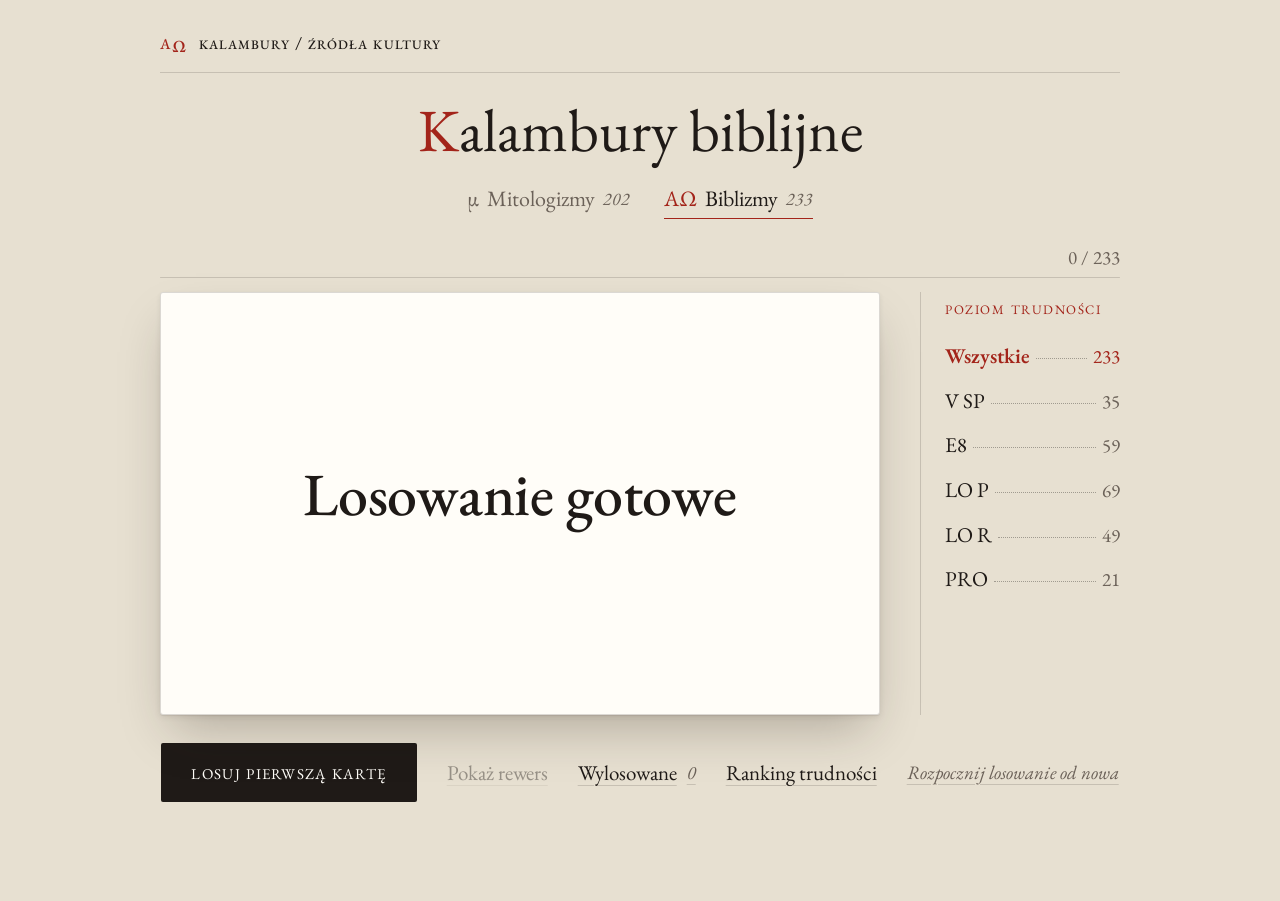
<file: index.html>
<!doctype html>
<html lang="pl">
<head>
<meta charset="utf-8" />
<meta name="viewport" content="width=device-width,initial-scale=1,viewport-fit=cover" />
<meta name="color-scheme" content="light" />
<meta name="theme-color" content="#F4F1EA" />
<title>Kalambury ΑΩ — biblizmy i mitologizmy</title>
<style>
:root{--bg:#f4f1ea;--paper:#fffdfa;--ink:#212b39;--muted:#657180;--line:#dedfdc;--accent:#9a513a;--accent-soft:#f5e8df;--navy:#1e3546;--soft-blue:#e7eef1;--green:#176b5b;--shadow:0 28px 70px rgba(26,44,51,.11),0 3px 8px rgba(26,44,51,.05)}
*{box-sizing:border-box}
html{min-height:100%;background:var(--bg)}
body{margin:0;min-height:100vh;color:var(--ink);font-family:system-ui,-apple-system,"Segoe UI",Roboto,"Helvetica Neue",Arial,sans-serif;font-size:16px;line-height:1.4;background:radial-gradient(90% 80% at 50% -10%, #fffdfa 0%,var(--bg) 77%)}
button{font:inherit;-webkit-tap-highlight-color:transparent}
button:focus-visible{outline:3px solid #4289c9;outline-offset:4px}
button:disabled{cursor:not-allowed;opacity:.45}
.shell{width:min(100%,1120px);min-height:100vh;margin:auto;padding:34px 35px 34px;display:flex;flex-direction:column}
.topline{display:flex;align-items:center;justify-content:space-between;gap:16px;flex-wrap:wrap}
.brand{display:flex;gap:11px;align-items:center;font-size:12px;font-weight:800;letter-spacing:.15em;text-transform:uppercase;color:var(--navy)}
.brandmark{display:grid;place-items:center;background:var(--navy);color:white;width:34px;height:34px;border-radius:10px;font-family:Georgia,serif;font-size:23px;font-weight:400;letter-spacing:0}
.phase{display:inline-flex;align-items:center;gap:7px;color:var(--muted);font-size:12px;font-weight:600;white-space:nowrap}
.phase:before{content:"";display:inline-block;width:7px;height:7px;border-radius:50%;background:var(--green)}
.intro{text-align:center;margin-top:22px}
h1{margin:0;font-family:Georgia,"Times New Roman",serif;font-size:clamp(30px,4vw,48px);line-height:1.09;font-weight:600;letter-spacing:-.035em;color:var(--navy)}
.intro p{margin:11px 0 0;color:var(--muted);font-size:14px}
.progresszone{width:min(100%,750px);margin:26px auto 19px}
.progresslabels{display:flex;justify-content:space-between;align-items:flex-end;gap:12px;margin-bottom:9px;color:var(--muted);font-size:12px;font-weight:600}
.progresslabels strong{color:var(--navy);font-size:14px;font-variant-numeric:tabular-nums}
.meter{height:5px;background:#e1e4e3;border-radius:99px;overflow:hidden}
.meter>div{height:100%;width:0;background:var(--accent);border-radius:inherit;transition:width .25s ease}
.stage{position:relative;width:min(100%,750px);height:clamp(340px,49vh,475px);margin:0 auto;perspective:1450px}
.card{width:100%;height:100%;border:0;outline:0;border-radius:22px;background:none;cursor:pointer;position:relative;padding:0;text-align:left;transform-style:preserve-3d;transition:transform .62s cubic-bezier(.2,.72,.2,1)}
.card.flipped{transform:rotateY(180deg)}
.face{position:absolute;inset:0;border-radius:22px;background:var(--paper);box-shadow:var(--shadow);border:1px solid #e6e5e0;backface-visibility:hidden;-webkit-backface-visibility:hidden;overflow:hidden;display:flex;flex-direction:column;padding:28px 34px}
.back{transform:rotateY(180deg);background:#203749;color:#fff;border-color:#203749}
.face-header{display:flex;justify-content:space-between;align-items:center;gap:14px;min-height:25px;color:var(--muted);font-size:11px;letter-spacing:.14em;text-transform:uppercase;font-weight:800}
.front .number{font-variant-numeric:tabular-nums;color:#a6abb1}
.back .face-header{color:#abc5d4}
.face-content{flex:1;display:flex;flex-direction:column;justify-content:center;min-height:0}
.front .face-content{text-align:center;padding:12px 0}
.eyebrow{margin:0 0 12px;font-size:12px;text-transform:uppercase;letter-spacing:.17em;font-weight:800;color:var(--accent)}
.phrase{font-family:Georgia,"Times New Roman",serif;font-size:clamp(28px,4.05vw,46px);line-height:1.22;letter-spacing:-.025em;font-weight:600;overflow-wrap:anywhere;margin:0 auto;max-width:650px;color:var(--navy)}
.phrase.long{font-size:clamp(22px,3vw,35px)}
.phrase.xlong{font-size:clamp(18px,2.3vw,27px);line-height:1.2}
.phrase.xxlong{font-size:clamp(16px,1.95vw,22px);line-height:1.18}
.card-bottom{display:flex;align-items:center;justify-content:space-between;gap:10px;color:#889099;font-size:12px}
.card-bottom .turn{display:flex;align-items:center;gap:8px}
.card-bottom .turn span{display:inline-grid;place-items:center;width:25px;height:25px;border-radius:99px;background:var(--accent-soft);color:var(--accent);font-size:16px}
.back .face-content{justify-content:space-evenly;gap:17px;padding:14px 0 10px}
.back .label{font-size:11px;letter-spacing:.15em;text-transform:uppercase;font-weight:800;color:#bbd0dc;margin:0 0 8px}
.def{margin:0;font-size:clamp(17px,2.4vw,23px);line-height:1.38;font-weight:450;white-space:pre-line;overflow-wrap:anywhere;max-height:200px;overflow:auto;scrollbar-width:thin}
.def.long{font-size:clamp(14px,1.72vw,18px);line-height:1.35}
.def.xlong{font-size:clamp(13px,1.5vw,16px);line-height:1.3}
.modebox{display:flex;align-items:center;gap:15px;background:rgba(255,255,255,.085);border:1px solid rgba(255,255,255,.16);padding:16px 19px;border-radius:13px}
.mode-icon{display:grid;place-items:center;flex-shrink:0;width:43px;height:43px;border-radius:12px;background:rgba(255,255,255,.13);font-size:23px}
.modebox .label{margin:0 0:3px}
.modebox strong{display:block;font-size:20px;line-height:1.2;letter-spacing:.015em}
.back .card-bottom{color:#bdd0dc}
.back .turn span{background:rgba(255,255,255,.13);color:white}
.empty-face .face-content{text-align:center}
.empty-face .eyebrow{color:var(--accent)}
.empty-face .phrase{font-size:clamp(28px,4vw,44px)}
.empty-sub{margin:18px auto 0;color:#75808a;font-size:15px;max-width:390px}
.controls{display:flex;justify-content:center;gap:12px;align-items:center;flex-wrap:wrap;margin:25px auto 0}
.action{min-height:52px;border-radius:12px;border:1px solid var(--line);padding:0 21px;background:var(--paper);color:var(--navy);cursor:pointer;font-weight:750;font-size:14px;display:inline-flex;align-items:center;justify-content:center;gap:10px;transition:background .15s,transform .1s,box-shadow .15s}
.action:hover:not(:disabled){background:#fdfcf9;box-shadow:0 4px 14px rgba(31,52,64,.07)}
.action:active:not(:disabled){transform:translateY(1px)}
.action.primary{background:var(--accent);border-color:var(--accent);color:#fff;min-width:200px}
.action.primary:hover:not(:disabled){background:#87452f}
.action.quiet{background:transparent;border-color:transparent;color:var(--muted);font-size:13px}
.action.quiet:hover:not(:disabled){background:rgba(0,0,0,.04);box-shadow:none}
.action svg{height:18px;width:18px;flex:none}
.footer{width:min(100%,750px);margin:auto auto 0;padding-top:21px;display:flex;justify-content:space-between;align-items:center;gap:16px;font-size:12px;color:#7e8790}
.footer p{margin:0;max-width:520px}
.status{font-variant-numeric:tabular-nums;white-space:nowrap}
.sr{position:absolute;width:1px;height:1px;clip:rect(0,0,0,0);overflow:hidden;white-space:nowrap}
.dialog{border:none;border-radius:16px;padding:0;width:min(430px,calc(100% - 32px));color:var(--navy);background:#fffdfa;box-shadow:0 30px 110px rgba(0,0,0,.25)}
.dialog::backdrop{background:rgba(23,34,45,.65);backdrop-filter:blur(3px)}
.dialogbody{padding:27px}
.dialog h2{margin:0 0 9px;font-size:23px;font-family:Georgia,serif}
.dialog p{margin:0;color:var(--muted);font-size:14px}
.dialogactions{display:flex;gap:9px;justify-content:flex-end;margin-top:26px;flex-wrap:wrap}
.dialogactions button{min-height:44px}
@media (min-height:800px){.shell{padding-top:46px}.intro{margin-top:36px}.progresszone{margin-top:36px}.controls{margin-top:30px}}
@media (max-width:620px){.shell{padding:20px 16px 21px}.brand{font-size:10px;letter-spacing:.1em}.intro{margin-top:21px}.intro p{font-size:13px;max-width:290px;margin:10px auto 0}.progresszone{margin:19px auto 14px}.stage{height:min(56vh,480px);min-height:375px}.face{padding:20px 19px;border-radius:18px}.phrase{font-size:32px}.phrase.long{font-size:26px}.phrase.xlong{font-size:22px}.phrase.xxlong{font-size:18px}.back .face-content{padding:8px 0 5px;gap:9px}.def{font-size:18px}.def.long{font-size:15px}.def.xlong{font-size:13px;line-height:1.24}.modebox{padding:12px}.modebox strong{font-size:17px}.mode-icon{width:37px;height:37px;font-size:21px}.controls{margin-top:18px;display:grid;grid-template-columns:1fr 1fr;width:100%;gap:9px}.action{min-height:50px;padding:0 10px;font-size:13px}.action.primary{min-width:0;grid-column:1 / -1;grid-row:1}.action.quiet{grid-column:1 / -1;min-height:36px}.footer{margin-top:0;padding-top:11px;flex-direction:column;align-items:center;text-align:center;gap:4px;font-size:11px}.footer .status{display:none}}
@media (prefers-reduced-motion:reduce){*,*:before,*:after{transition:none!important}}

/* Wersja 2 — jednostkowe hasło, typ na awersie, historia i ranking */
.mode-pill{display:inline-flex;align-items:center;justify-content:center;gap:10px;padding:11px 18px;border-radius:999px;background:var(--soft-blue);color:var(--navy);border:1px solid #cbd9df;font-size:14px;font-weight:850;letter-spacing:.11em;text-transform:uppercase;align-self:center;margin:0 auto 21px;max-width:100%}
.mode-pill .mode-pict{font-size:18px;line-height:1}
.mode-pill[hidden]{display:none!important}
.level-pill[hidden]{display:none}
.level-pill{display:inline-flex;align-items:center;font-size:11px;border:1px solid #d2d9da;border-radius:999px;color:#425967;background:#eef2f2;padding:4px 9px;letter-spacing:.025em;font-weight:800;white-space:nowrap;text-transform:none}
.topright{display:flex;align-items:center;gap:10px}
.front .face-content{justify-content:center}
.back .face-content{justify-content:center}
.back .def{max-height:270px}
.action.panel{background:transparent;color:var(--navy)}
.action.panel .count{font-size:11px;color:var(--accent);font-weight:800}
.large-dialog{width:min(770px,calc(100% - 28px));max-height:min(87vh,850px);border-radius:18px}
.large-dialog[open]{display:flex;flex-direction:column}
.panelheader{display:flex;align-items:flex-start;justify-content:space-between;gap:16px;padding:26px 28px 15px;border-bottom:1px solid var(--line)}
.panelheader h2{margin:0;font-family:Georgia,serif;font-size:27px;line-height:1.15}
.panelheader p{margin:6px 0 0;color:var(--muted);font-size:13px}
.closebtn{border:1px solid var(--line);border-radius:10px;background:var(--paper);font-size:21px;width:38px;height:38px;display:grid;place-items:center;color:var(--navy);cursor:pointer;flex-shrink:0}
.paneltools{display:flex;align-items:center;gap:9px;padding:14px 28px;flex-wrap:wrap}
.paneltools input,.paneltools select{border-radius:10px;padding:11px 13px;background:#fff;border:1px solid #d7dcd9;color:var(--ink);font-size:14px;min-height:42px}
.paneltools input{flex:1;min-width:150px}
.paneltools select{max-width:100%}
.panellist{padding:0 28px 25px;overflow:auto;min-height:100px;max-height:58vh;scrollbar-width:thin}
.record{background:var(--paper);border:1px solid #e4e5e1;border-radius:11px;margin:8px 0;overflow:hidden}
.record summary{cursor:pointer;list-style:none;display:flex;justify-content:space-between;align-items:center;gap:13px;padding:13px 14px;font-size:14px}
.record summary::-webkit-details-marker{display:none}
.record summary:hover{background:#f7f6f2}
.record-title{flex:1;min-width:0;font-weight:700;line-height:1.3}
.record-n{font-variant-numeric:tabular-nums;color:var(--muted);font-size:12px;width:44px;flex-shrink:0}
.record-right{display:flex;align-items:center;gap:6px;flex-wrap:wrap;justify-content:flex-end}
.tier{font-size:11px;color:#496071;border:1px solid #d6dfe0;border-radius:99px;padding:4px 7px;white-space:nowrap;background:#f1f5f5;font-weight:700}
.game-mode{font-size:11px;color:#8c503c;border:1px solid #eedbd2;background:#fbf1ec;border-radius:99px;padding:4px 7px;white-space:nowrap;font-weight:800}
.record .details{padding:3px 16px 16px;border-top:1px solid #e8e8e3;font-size:13px;line-height:1.5}
.record .details .small-title{font-size:10px;text-transform:uppercase;letter-spacing:.11em;font-weight:800;color:var(--muted);margin-top:11px}
.record .details p{margin:5px 0 8px;color:var(--ink);white-space:pre-line}
.record .details .source{color:var(--muted);font-size:12px}
.panelgroup{margin:18px 0 8px;color:var(--navy);font-size:15px;font-weight:800}
.panelgroup:first-child{margin-top:5px}
.panelgroup span{font-size:12px;color:var(--muted);font-weight:600}
.empty-list{color:var(--muted);font-size:14px;padding:27px 3px}
@media(max-width:620px){.mode-pill{font-size:12px;padding:9px 13px;margin-bottom:16px}.topright{gap:6px}.level-pill{font-size:10px;padding:3px 7px}.controls{grid-template-columns:1fr 1fr}.action.panel{grid-column:auto}.action.quiet{grid-column:1/-1}.panelheader{padding:18px 16px 13px}.panelheader h2{font-size:23px}.paneltools{padding:12px 16px}.panellist{padding:0 16px 18px}.record summary{padding:11px 9px;gap:7px;flex-wrap:wrap}.record-n{width:32px}.record-right{width:100%;padding-left:39px;justify-content:flex-start}.record-title{flex:1 1 calc(100% - 45px)}.large-dialog{max-height:91vh}.stage{min-height:375px}.front .phrase{font-size:clamp(27px,6vw,38px)}.front .phrase.long{font-size:clamp(23px,5vw,30px)}.back .def{max-height:230px}}


/* Wersja 3 — wybór poziomu na kaflach bezpośrednio obok karty */
.play-area{width:min(100%,994px);margin:0 auto;display:grid;grid-template-columns:minmax(0,750px) 210px;gap:18px;align-items:stretch;justify-content:center}
.play-area .stage{width:100%;margin:0;min-width:0}
.level-selector{border-radius:19px;border:1px solid #e1e3df;background:rgba(255,253,250,.9);padding:16px 13px 13px;box-shadow:0 10px 30px rgba(26,44,51,.055);display:flex;flex-direction:column;gap:9px;min-width:0}
.level-selector h2{font-size:14px;font-weight:850;color:var(--navy);margin:0;line-height:1.25}
.level-selector .level-instruction{font-size:11px;color:var(--muted);line-height:1.35;margin:0 0 3px}
.level-tiles{display:flex;flex-direction:column;gap:7px}
.level-tile{width:100%;min-height:49px;border:1px solid #dedfda;border-radius:11px;background:var(--paper);color:var(--navy);display:flex;align-items:center;justify-content:space-between;gap:8px;padding:8px 11px;cursor:pointer;text-align:left;transition:background .15s,border-color .15s,box-shadow .15s}
.level-tile:hover:not(:disabled){background:#f7f3ed;border-color:#c7b3a9}
.level-tile[aria-pressed="true"]{background:var(--navy);border-color:var(--navy);color:white;box-shadow:0 4px 12px rgba(30,53,70,.16)}
.level-tile .tile-name{font-size:14px;font-weight:800;line-height:1.05;white-space:nowrap}
.level-tile .tile-remaining{font-size:12px;font-weight:750;border-radius:8px;background:#edf0f0;color:#51606c;padding:4px 7px;min-width:30px;text-align:center;font-variant-numeric:tabular-nums}
.level-tile[aria-pressed="true"] .tile-remaining{background:rgba(255,255,255,.16);color:white}
.level-tile:disabled{opacity:.36}
.level-hint{font-size:11px;line-height:1.4;color:var(--muted);margin:auto 2px 0}
@media(max-width:830px){.play-area{grid-template-columns:minmax(0,1fr) 170px;gap:11px}.level-selector{padding:12px 9px}.level-tile{padding:7px 9px}}
@media(max-width:690px){.play-area{display:flex;flex-direction:column;gap:12px}.play-area .stage{width:100%;margin:0}.level-selector{order:-1;padding:12px;gap:7px}.level-tiles{display:grid;grid-template-columns:repeat(3,minmax(0,1fr));gap:7px}.level-tile{min-height:49px;padding:8px 8px}.level-tile .tile-name{font-size:12px}.level-tile .tile-remaining{font-size:11px;min-width:24px;padding:3px 5px}.level-hint{margin:0 2px}}
@media(max-width:390px){.level-tile{padding:7px 6px;gap:4px}.level-tile .tile-name{font-size:11px}}


/* Wersja 4: oddzielne talie, źródłowe konteksty, symbol αω */
.brandmark{width:46px;height:39px;display:flex;justify-content:center;align-items:center;gap:1px;font-family:Georgia,"Times New Roman",serif;font-weight:500;letter-spacing:-.08em;font-size:23px;border-radius:12px}
.brandmark span:last-child{font-size:24px;transform:translateY(1px)}
.decks{margin:20px auto 0;width:min(100%,520px);display:flex;gap:10px;justify-content:center}
.deck-tab{min-height:54px;flex:1;display:flex;gap:8px;align-items:center;justify-content:center;padding:10px 13px;border:1px solid #d7dcd9;border-radius:14px;background:#fffdfa;color:#465a67;font-weight:780;cursor:pointer;box-shadow:0 5px 18px rgba(30,53,70,.025)}
.deck-tab .deck-symbol{font-family:Georgia,serif;font-size:25px;line-height:1;color:#9a513a}
.deck-tab small{font-size:12px;border-radius:99px;background:#eef1f0;padding:3px 7px;color:#667780}
.deck-tab[aria-pressed="true"]{color:#fff;background:var(--navy);border-color:var(--navy);box-shadow:0 8px 18px rgba(30,53,70,.12)}
.deck-tab[aria-pressed="true"] .deck-symbol{color:#fff}
.deck-tab[aria-pressed="true"] small{background:rgba(255,255,255,.15);color:#f0f2f3}
.context-card[hidden]{display:none!important}
.context-card{width:min(100%,990px);margin:15px auto 0;border:1px solid #d7ddd9;background:rgba(255,253,250,.95);border-radius:17px;padding:17px 19px;display:grid;gap:9px}
.context-title{font-size:11px;letter-spacing:.12em;font-weight:850;color:#667480}
.context-title span{letter-spacing:0;text-transform:none;font-weight:650;color:#a0654b;margin-left:6px}
.context-card blockquote{margin:0;font-family:Georgia,serif;font-size:17px;line-height:1.5;color:var(--navy)}
.context-source{display:flex;align-items:center;justify-content:space-between;gap:10px;flex-wrap:wrap;font-size:12px;font-weight:700}
.context-source a,.quote-link{color:#9a513a;text-underline-offset:3px;font-size:12px;font-weight:750}
.context-card p{font-size:12px;color:#657180;margin:0}
.context-record{padding:15px 0;border-bottom:1px solid #e2e2dd}
.context-record h3{font-size:15px;color:var(--navy);margin:0 0 6px}
.context-record p{font-size:12px;color:var(--muted);margin:6px 0}
.context-record blockquote{font-size:15px;font-family:Georgia,serif;margin:4px 0 6px}
.review-flag{margin-top:10px;background:#fbf5ef;border-left:3px solid #b5855d;padding:9px 11px;color:#744d34;font-size:12px}
@media(max-width:620px){.brandmark{width:42px;height:37px}.decks{margin:15px auto 0;gap:7px}.deck-tab{min-height:47px;padding:7px 6px;font-size:12px}.deck-tab .deck-symbol{font-size:22px}.context-card{padding:14px 13px}.context-card blockquote{font-size:15px}}
@font-face{font-family:'EB Garamond';font-style:normal;font-weight:400;font-display:swap;src:url(fonts/eb-garamond/eb-garamond-greek-400-normal.woff2) format('woff2');unicode-range:U+0370-0377,U+037A-037F,U+0384-038A,U+038C,U+038E-03A1,U+03A3-03FF}
@font-face{font-family:'EB Garamond';font-style:normal;font-weight:500;font-display:swap;src:url(fonts/eb-garamond/eb-garamond-greek-500-normal.woff2) format('woff2');unicode-range:U+0370-0377,U+037A-037F,U+0384-038A,U+038C,U+038E-03A1,U+03A3-03FF}
@font-face{font-family:'EB Garamond';font-style:italic;font-weight:400;font-display:swap;src:url(fonts/eb-garamond/eb-garamond-latin-400-italic.woff2) format('woff2');unicode-range:U+0000-00FF,U+0131,U+0152-0153,U+02BB-02BC,U+02C6,U+02DA,U+02DC,U+0304,U+0308,U+0329,U+2000-206F,U+20AC,U+2122,U+2191,U+2193,U+2212,U+2215,U+FEFF,U+FFFD}
@font-face{font-family:'EB Garamond';font-style:normal;font-weight:400;font-display:swap;src:url(fonts/eb-garamond/eb-garamond-latin-400-normal.woff2) format('woff2');unicode-range:U+0000-00FF,U+0131,U+0152-0153,U+02BB-02BC,U+02C6,U+02DA,U+02DC,U+0304,U+0308,U+0329,U+2000-206F,U+20AC,U+2122,U+2191,U+2193,U+2212,U+2215,U+FEFF,U+FFFD}
@font-face{font-family:'EB Garamond';font-style:normal;font-weight:500;font-display:swap;src:url(fonts/eb-garamond/eb-garamond-latin-500-normal.woff2) format('woff2');unicode-range:U+0000-00FF,U+0131,U+0152-0153,U+02BB-02BC,U+02C6,U+02DA,U+02DC,U+0304,U+0308,U+0329,U+2000-206F,U+20AC,U+2122,U+2191,U+2193,U+2212,U+2215,U+FEFF,U+FFFD}
@font-face{font-family:'EB Garamond';font-style:normal;font-weight:600;font-display:swap;src:url(fonts/eb-garamond/eb-garamond-latin-600-normal.woff2) format('woff2');unicode-range:U+0000-00FF,U+0131,U+0152-0153,U+02BB-02BC,U+02C6,U+02DA,U+02DC,U+0304,U+0308,U+0329,U+2000-206F,U+20AC,U+2122,U+2191,U+2193,U+2212,U+2215,U+FEFF,U+FFFD}
@font-face{font-family:'EB Garamond';font-style:italic;font-weight:400;font-display:swap;src:url(fonts/eb-garamond/eb-garamond-latin-ext-400-italic.woff2) format('woff2');unicode-range:U+0100-02BA,U+02BD-02C5,U+02C7-02CC,U+02CE-02D7,U+02DD-02FF,U+0304,U+0308,U+0329,U+1D00-1DBF,U+1E00-1E9F,U+1EF2-1EFF,U+2020,U+20A0-20AB,U+20AD-20C0,U+2113,U+2C60-2C7F,U+A720-A7FF}
@font-face{font-family:'EB Garamond';font-style:normal;font-weight:400;font-display:swap;src:url(fonts/eb-garamond/eb-garamond-latin-ext-400-normal.woff2) format('woff2');unicode-range:U+0100-02BA,U+02BD-02C5,U+02C7-02CC,U+02CE-02D7,U+02DD-02FF,U+0304,U+0308,U+0329,U+1D00-1DBF,U+1E00-1E9F,U+1EF2-1EFF,U+2020,U+20A0-20AB,U+20AD-20C0,U+2113,U+2C60-2C7F,U+A720-A7FF}
@font-face{font-family:'EB Garamond';font-style:normal;font-weight:500;font-display:swap;src:url(fonts/eb-garamond/eb-garamond-latin-ext-500-normal.woff2) format('woff2');unicode-range:U+0100-02BA,U+02BD-02C5,U+02C7-02CC,U+02CE-02D7,U+02DD-02FF,U+0304,U+0308,U+0329,U+1D00-1DBF,U+1E00-1E9F,U+1EF2-1EFF,U+2020,U+20A0-20AB,U+20AD-20C0,U+2113,U+2C60-2C7F,U+A720-A7FF}
@font-face{font-family:'EB Garamond';font-style:normal;font-weight:600;font-display:swap;src:url(fonts/eb-garamond/eb-garamond-latin-ext-600-normal.woff2) format('woff2');unicode-range:U+0100-02BA,U+02BD-02C5,U+02C7-02CC,U+02CE-02D7,U+02DD-02FF,U+0304,U+0308,U+0329,U+1D00-1DBF,U+1E00-1E9F,U+1EF2-1EFF,U+2020,U+20A0-20AB,U+20AD-20C0,U+2113,U+2C60-2C7F,U+A720-A7FF}
/* Motyw „księga” (podgląd 18.11.2026) — wstrzykiwany przez tools/build_multizestaw.py --motyw ksiega.
   Zasady: strona książki, nie panel aplikacji. Jeden krój z tradycją (EB Garamond, OFL, pliki w fonts/),
   papier + atrament + jeden kolor wyróżnień. Bez złota, poświat, gradientów, pigułek i ikon.
   Biblia: rubrykacja — czerwień rubrykatorska jak w rękopisach i księgach liturgicznych.
   Mitologia: epigrafika — wersaliki inskrypcji, kamień, jedna terakota. */

body[data-deck]{
 --serif:"EB Garamond","Garamond","Palatino Linotype",Georgia,serif;
 font-family:var(--serif);
 font-size:18px;
 font-variant-numeric:oldstyle-nums proportional-nums;
 -webkit-font-smoothing:antialiased;
 color:var(--ink);
 background:var(--desk);
 transition:none;
}
html:has(body[data-deck="bible"]){background:#e7e0d1}
html:has(body[data-deck="myth"]){background:#e3e1dc}

body[data-deck="bible"]{
 --desk:#e7e0d1;            /* płótno pod kartą */
 --paper:#fffdf8;           /* karta */
 --ink:#1f1a17;
 --muted:#6b6158;
 --rubric:#a3241a;          /* czerwień rubrykatorska */
 --rule:rgba(31,26,23,.16);
 --navy:var(--ink);--accent:var(--rubric);--accent-soft:transparent;--line:var(--rule);
}
body[data-deck="myth"]{
 --desk:#e3e1dc;            /* kamień */
 --paper:#fcfbf8;
 --ink:#191817;
 --muted:#66625d;
 --rubric:#9a4522;          /* terakota */
 --rule:rgba(25,24,23,.16);
 --navy:var(--ink);--accent:var(--rubric);--accent-soft:transparent;--line:var(--rule);
}

/* wspólne drobiazgi typograficzne */
body[data-deck] :is(.brand,.phase,.progresslabels,.face-header,.card-bottom,.eyebrow,.label,.level-selector h2,.tile-name,.action,.deck-tab,.footer,.context-title){
 font-family:var(--serif)}
body[data-deck] .sc{font-variant:small-caps}
body[data-deck] button:focus-visible,body[data-deck] a:focus-visible{outline:2px solid var(--rubric);outline-offset:3px}

/* ---------- układ strony ---------- */
body[data-deck] .shell{width:min(100%,1040px);padding:26px 40px 28px}

/* nagłówek: cienka linia, kapitaliki */
body[data-deck] .topline{padding-bottom:12px;border-bottom:1px solid var(--rule)}
body[data-deck] .brand{font-size:15px;font-weight:500;letter-spacing:.06em;text-transform:lowercase;font-variant:small-caps;color:var(--ink);gap:12px}
body[data-deck] .brandmark{width:auto;height:auto;background:none;border-radius:0;box-shadow:none;color:var(--rubric);font-family:var(--serif);font-size:22px;letter-spacing:.02em}
body[data-deck] .phase{font-size:15px;font-weight:400;font-style:italic;color:var(--muted)}
body[data-deck] .phase:before{display:none}

/* tytuł */
body[data-deck] .intro{margin-top:30px}
body[data-deck] h1{font-family:var(--serif);font-weight:400;color:var(--ink);letter-spacing:0;line-height:1.05;font-size:clamp(38px,5vw,60px)}
body[data-deck="bible"] h1::first-letter{color:var(--rubric)}
body[data-deck="myth"] h1{text-transform:uppercase;letter-spacing:.16em;font-weight:500;font-size:clamp(28px,3.6vw,44px)}
body[data-deck] .intro p{font-style:italic;color:var(--muted);font-size:17px;margin-top:10px}

/* talie jako zakładki tekstowe */
body[data-deck] .decks{margin-top:16px;gap:28px;width:auto}
body[data-deck] .deck-tab{flex:0 0 auto;min-height:0;padding:4px 0;border:0;border-radius:0;background:none;box-shadow:none;
 color:var(--muted);font-size:19px;font-weight:400;border-bottom:1px solid transparent}
body[data-deck] .deck-tab:hover{color:var(--ink)}
body[data-deck] .deck-tab .deck-symbol{font-family:var(--serif);font-size:19px;color:inherit}
body[data-deck] .deck-tab small{background:none;padding:0;font-size:15px;color:var(--muted);font-style:italic}
body[data-deck] .deck-tab[aria-pressed="true"]{background:none;color:var(--ink);border-bottom-color:var(--rubric);box-shadow:none}
body[data-deck] .deck-tab[aria-pressed="true"] .deck-symbol{color:var(--rubric)}
body[data-deck] .deck-tab[aria-pressed="true"] small{background:none;color:var(--muted)}

/* postęp: włosowa linia */
body[data-deck] .progresszone{width:min(100%,960px);margin:26px auto 14px}
body[data-deck] .progresslabels{font-size:15px;font-weight:400;font-style:italic;color:var(--muted)}
body[data-deck] .progresslabels strong{font-style:normal;font-weight:500;color:var(--ink);font-size:16px}
body[data-deck] .meter{height:1px;background:var(--rule);overflow:visible}
body[data-deck] .meter>div{height:2px;margin-top:-.5px;background:var(--rubric)}

/* ---------- obszar gry: karta + spis poziomów ---------- */
body[data-deck] .play-area{width:min(100%,960px);grid-template-columns:minmax(0,1fr) 200px;gap:40px}
body[data-deck] .stage{height:clamp(340px,47vh,460px)}

/* KARTA = arkusz papieru leżący na płótnie */
body[data-deck] .card:disabled{opacity:1;cursor:default}
body[data-deck] .card{border-radius:3px}
body[data-deck] .face{border-radius:3px;border:1px solid var(--rule);background:var(--paper);color:var(--ink);padding:30px 40px;
 box-shadow:0 1px 1px rgba(40,30,20,.08),0 2px 6px rgba(40,30,20,.08),0 24px 48px -12px rgba(40,30,20,.28)}
body[data-deck] .face::before,body[data-deck] .face::after{content:none}
body[data-deck] .face-header{font-size:15px;font-weight:400;letter-spacing:.06em;text-transform:lowercase;font-variant:small-caps;color:var(--muted)}
body[data-deck] .front .number,body[data-deck] #backno{font-variant:normal;letter-spacing:0;font-style:italic;color:var(--muted);text-transform:none}
body[data-deck] .level-pill{background:none;border:0;padding:0;font-size:15px;font-weight:400;letter-spacing:.06em;color:var(--rubric);text-transform:lowercase;font-variant:small-caps}
body[data-deck] .topright{gap:12px}
body[data-deck] .eyebrow{font-size:16px;font-weight:400;letter-spacing:.08em;text-transform:lowercase;font-variant:small-caps;color:var(--rubric);margin-bottom:6px}
body[data-deck] .mode-pill{background:none;border:0;padding:0;margin:0 0 18px;border-radius:0;font-size:17px;font-weight:400;letter-spacing:0;text-transform:lowercase;font-style:italic;color:var(--muted)}
body[data-deck] .mode-pill .mode-pict{display:none}
body[data-deck] .phrase{font-family:var(--serif);font-weight:500;letter-spacing:-.005em;line-height:1.12;color:var(--ink);font-size:clamp(32px,4.4vw,54px);max-width:620px}
body[data-deck] .phrase.long{font-size:clamp(26px,3.4vw,40px)}
body[data-deck] .phrase.xlong{font-size:clamp(21px,2.6vw,30px)}
body[data-deck] .phrase.xxlong{font-size:clamp(18px,2.1vw,24px)}
body[data-deck] .empty-sub{font-style:italic;color:var(--muted);font-size:17px}
body[data-deck] .card-bottom{font-size:15px;font-style:italic;color:var(--muted)}
body[data-deck] .card-bottom .turn span{width:auto;height:auto;background:none;color:var(--rubric);font-style:normal;font-size:16px}

/* rewers: ten sam papier, inny porządek — znaczenie jak tekst główny, pochodzenie jak przypis */
body[data-deck] .back{background:var(--paper);color:var(--ink);border-color:var(--rule)}
body[data-deck] .back .face-content{justify-content:center;gap:0;padding:6px 0}
body[data-deck] .back .label{font-size:16px;font-weight:400;letter-spacing:.08em;text-transform:lowercase;font-variant:small-caps;color:var(--rubric);margin:0 0 8px}
body[data-deck] .back .def{font-family:var(--serif);font-size:clamp(21px,2.5vw,28px);line-height:1.35;font-weight:400;color:var(--ink);max-height:none}
body[data-deck] .back .def.long{font-size:clamp(18px,2vw,22px)}
body[data-deck] .back .def.xlong{font-size:clamp(16px,1.7vw,19px)}
body[data-deck] .back .card-bottom,body[data-deck] .back .face-header{color:var(--muted)}
body[data-deck] .back .turn span{background:none;color:var(--rubric)}

/* „Skąd to?” jako przypis */
body[data-deck] .back .origin{margin-top:26px;padding-top:12px;border-top:0;position:relative;max-width:560px}
body[data-deck] .back .origin::before{content:"";position:absolute;top:0;left:0;width:64px;border-top:1px solid var(--rule)}
body[data-deck] .back .origin .label{display:inline;margin:0 .4em 0 0;font-size:15px}
body[data-deck="bible"] .back .origin .label::before{content:"¶ "}
body[data-deck] .back .origin p{display:inline;font-size:16px;line-height:1.45;color:var(--muted)}
body[data-deck] .back .origin-ref{color:var(--ink);font-weight:500;font-style:normal}
body[data-deck] .back .origin-note{font-style:italic}

/* spis poziomów jak spis treści: nazwa, kropki, liczba */
body[data-deck] .level-selector{background:none;border:0;border-left:1px solid var(--rule);border-radius:0;box-shadow:none;padding:4px 0 4px 24px;gap:6px;backdrop-filter:none}
body[data-deck] .level-selector h2{font-size:16px;font-weight:400;letter-spacing:.08em;text-transform:lowercase;font-variant:small-caps;color:var(--rubric);margin-bottom:2px}
body[data-deck] .level-selector .level-instruction{font-style:italic;font-size:15px;color:var(--muted);margin-bottom:8px}
body[data-deck] .level-tiles{gap:2px}
body[data-deck] .level-tile{min-height:0;padding:6px 0;border:0;border-radius:0;background:none;box-shadow:none;color:var(--ink);gap:6px;align-items:baseline}
body[data-deck] .level-tile .tile-name{font-size:17px;font-weight:400}
body[data-deck] .level-tile::after{content:"";order:1;flex:1;border-bottom:1px dotted rgba(31,26,23,.35);transform:translateY(-4px)}
body[data-deck] .level-tile .tile-remaining{order:2;background:none;padding:0;min-width:0;font-size:16px;font-weight:400;color:var(--muted);border-radius:0}
body[data-deck] .level-tile:hover:not(:disabled){background:none;color:var(--rubric)}
body[data-deck] .level-tile[aria-pressed="true"]{background:none;color:var(--rubric);box-shadow:none}
body[data-deck] .level-tile[aria-pressed="true"] .tile-name{font-weight:600}
body[data-deck] .level-tile[aria-pressed="true"] .tile-remaining{background:none;color:var(--rubric)}
body[data-deck] .level-tile:disabled{opacity:.45}
body[data-deck] .level-hint{font-style:italic;font-size:14px;color:var(--muted);margin-top:8px}

/* przyciski: jeden pełny (atrament), reszta jako odsyłacze tekstowe */
body[data-deck] .controls{margin-top:26px;gap:8px 26px}
body[data-deck] .action svg{display:none}
body[data-deck] .action{min-height:0;padding:6px 0;border:0;border-radius:0;background:none;box-shadow:none;color:var(--ink);font-size:18px;font-weight:400;
 text-decoration:underline;text-decoration-color:var(--rule);text-underline-offset:5px;text-decoration-thickness:1px}
body[data-deck] .action:hover:not(:disabled){background:none;box-shadow:none;text-decoration-color:var(--rubric);color:var(--rubric)}
body[data-deck] .action.primary{min-width:0;padding:12px 26px;background:var(--ink);color:var(--paper);border-radius:2px;text-decoration:none;
 letter-spacing:.06em;text-transform:lowercase;font-variant:small-caps;font-size:19px}
body[data-deck] .action.primary:hover:not(:disabled){background:var(--rubric);color:var(--paper)}
body[data-deck] .action.primary:disabled{opacity:.4}
body[data-deck] .action.panel .count{font-size:16px;font-weight:400;font-style:italic;color:var(--muted)}
body[data-deck] .action.quiet{font-style:italic;color:var(--muted);font-size:16px}
body[data-deck] .action:disabled{opacity:.4}

/* konteksty i stopka */
body[data-deck] .context-card{background:var(--paper);border:1px solid var(--rule);border-radius:3px}
body[data-deck] .context-card blockquote{font-family:var(--serif);color:var(--ink);font-size:19px}
body[data-deck] .context-title{font-variant:small-caps;text-transform:lowercase;letter-spacing:.08em;color:var(--rubric)}
body[data-deck] .footer{width:min(100%,960px);margin-top:auto;padding-top:22px;border-top:1px solid var(--rule);font-size:15px;font-style:italic;color:var(--muted)}

/* okna dialogowe w tym samym kroju */
body[data-deck] dialog{font-family:var(--serif);border-radius:3px;background:var(--paper)}
body[data-deck] dialog :is(input,select){font-family:var(--serif);font-size:17px;border-radius:2px;border:0;border-bottom:1px solid var(--rule);background:transparent;padding:8px 2px}
body[data-deck] dialog :is(input,select):focus{outline:none;border-bottom-color:var(--rubric)}
body[data-deck] .closebtn{border:0;background:none;border-radius:0;font-size:26px;color:var(--muted)}
body[data-deck] .closebtn:hover{color:var(--rubric)}
body[data-deck] .record{border:0;border-bottom:1px solid var(--rule);border-radius:0;margin:0;background:none}
body[data-deck] .record summary{font-size:17px}
body[data-deck] .record summary:hover{background:rgba(0,0,0,.025)}
body[data-deck] .record-title{font-weight:500}
body[data-deck] .record-n{font-style:italic;font-size:15px}
body[data-deck] .record-right :is(.tier,.game-mode){background:none;border:0;padding:0;font-size:15px;font-style:italic;color:var(--muted)}
body[data-deck] .record-right .tier:first-child{font-style:normal;letter-spacing:.06em;text-transform:lowercase;font-variant:small-caps;color:var(--rubric)}
body[data-deck] .record .details{font-size:16px;border-top:0}
body[data-deck] .record .details .small-title{font-size:14px;font-weight:400;letter-spacing:.08em;text-transform:lowercase;font-variant:small-caps;color:var(--rubric)}

/* ---------- telefon ---------- */
@media (max-width:690px){
 body[data-deck] .shell{padding:18px 18px 22px}
 body[data-deck] .brand > span:last-child{display:none}
 body[data-deck] .intro{margin-top:18px}
 body[data-deck] .intro p{display:none}
 body[data-deck] h1{font-size:38px}
 body[data-deck="myth"] h1{font-size:25px;letter-spacing:.12em}
 body[data-deck] .decks{gap:22px;margin-top:12px}
 body[data-deck] .deck-tab{font-size:18px}
 body[data-deck] .progresszone{margin:18px auto 10px}
 body[data-deck] .play-area{gap:14px}
 body[data-deck] .level-selector{border-left:0;padding:0;gap:0}
 body[data-deck] .level-selector h2,body[data-deck] .level-selector .level-instruction,body[data-deck] .level-hint{display:none}
 body[data-deck] .level-tiles{display:flex;flex-direction:row;gap:18px;overflow-x:auto;scrollbar-width:none;padding:2px 0 6px;border-bottom:1px solid var(--rule)}
 body[data-deck] .level-tiles::-webkit-scrollbar{display:none}
 body[data-deck] .level-tile{flex:0 0 auto;width:auto;padding:4px 0;gap:5px}
 body[data-deck] .level-tile::after{display:none}
 body[data-deck] .level-tile .tile-remaining{font-size:14px;font-style:italic}
 body[data-deck] .level-tile[aria-pressed="true"]{border-bottom:1px solid var(--rubric)}
 body[data-deck] .face{padding:22px 22px}
 body[data-deck] .phrase{font-size:34px}
 body[data-deck] .controls{display:flex;flex-wrap:wrap;justify-content:center;gap:4px 20px}
 body[data-deck] .action.primary{width:100%;order:-1;margin-bottom:6px}
 body[data-deck] .action{font-size:17px}
 body[data-deck] .back .origin{margin-top:18px}
}

/* ======================================================================
   REWIZJA UX (18.11.2026): mniej metakomentarza, większe pismo.
   Garamond ma niskie litery — tekst pomocniczy nie mniej niż 18 px, sterowanie 20 px.
   ====================================================================== */

/* 1. Usunięty metakomentarz: opisy działania, numeracja stron karty, notki techniczne */
body[data-deck] :is(#topphase,#deckintro,.progresslabels > span:first-child,#remain,
  .face-header > span:first-child,#cardno,#backno,#fronttitle,.card-bottom,
  .level-instruction,#levelhint,.footer,.empty-sub){display:none!important}
/* Konteksty tylko wtedy, gdy są (dla biblizmów lista jest pusta) */
body[data-deck="bible"] #contexts{display:none}

/* 2. Nagłówek: marka + przełącznik talii w jednej linii, tytuł niżej */
body[data-deck] .brand{font-size:18px}
body[data-deck] .intro{margin-top:26px}
body[data-deck] .decks{margin-top:18px;gap:34px}
body[data-deck] .deck-tab{font-size:22px}
body[data-deck] .deck-tab .deck-symbol{font-size:22px}
body[data-deck] .deck-tab small{font-size:18px}

/* 3. Postęp: sama liczba, bez etykiety */
body[data-deck] .progresslabels{justify-content:flex-end;margin-bottom:6px}
body[data-deck] .progresslabels strong{font-size:19px;font-weight:400;color:var(--muted)}

/* 4. Karta: tylko to, co potrzebne do gry — poziom, sposób przedstawienia, hasło */
body[data-deck] .face-header{justify-content:flex-end;min-height:0}
body[data-deck] .level-pill{font-size:19px;letter-spacing:.08em}
body[data-deck] .front .face-content{padding:0 0 18px}
body[data-deck] .mode-pill{font-size:23px;font-style:italic;color:var(--rubric);margin:0 0 14px;letter-spacing:.01em}
body[data-deck] .phrase{font-size:clamp(36px,4.8vw,60px)}
body[data-deck] .phrase.long{font-size:clamp(30px,3.8vw,46px)}
body[data-deck] .phrase.xlong{font-size:clamp(25px,3vw,36px)}
body[data-deck] .phrase.xxlong{font-size:clamp(21px,2.4vw,28px)}
/* rewers: znaczenie i przypis większe */
body[data-deck] .back .face-content{padding:0}
body[data-deck] .back .label{font-size:19px}
body[data-deck] .back .def{font-size:clamp(24px,2.8vw,32px)}
body[data-deck] .back .def.long{font-size:clamp(21px,2.3vw,26px)}
body[data-deck] .back .def.xlong{font-size:clamp(18px,1.9vw,22px)}
body[data-deck] .back .origin .label{font-size:18px}
body[data-deck] .back .origin p{font-size:19px}

/* 5. Poziomy: krótszy nagłówek, większe pozycje */
body[data-deck] .level-selector h2{font-size:19px;margin-bottom:10px}
body[data-deck] .level-tile{padding:8px 0}
body[data-deck] .level-tile .tile-name{font-size:21px}
body[data-deck] .level-tile .tile-remaining{font-size:19px}

/* 6. Sterowanie */
body[data-deck] .controls{gap:10px 30px;margin-top:28px}
body[data-deck] .action{font-size:21px}
body[data-deck] .action.primary{font-size:22px;padding:14px 30px}
body[data-deck] .action.panel .count{font-size:19px}
body[data-deck] .action.quiet{font-size:19px}

/* okna */
body[data-deck] dialog .panelheader p,body[data-deck] .dialog p{font-size:18px}
body[data-deck] .record summary{font-size:20px}
body[data-deck] .record-right :is(.tier,.game-mode){font-size:18px}
body[data-deck] .record .details{font-size:19px}

@media (max-width:690px){
 body[data-deck] .brand{font-size:17px}
 body[data-deck] h1{font-size:40px}
 body[data-deck="myth"] h1{font-size:27px}
 body[data-deck] .deck-tab{font-size:20px}
 body[data-deck] .deck-tab small{font-size:17px}
 body[data-deck] .level-tile .tile-name{font-size:20px}
 body[data-deck] .level-tile .tile-remaining{font-size:17px}
 body[data-deck] .phrase{font-size:38px}
 body[data-deck] .phrase.long{font-size:31px}
 body[data-deck] .phrase.xlong{font-size:26px}
 body[data-deck] .phrase.xxlong{font-size:22px}
 body[data-deck] .mode-pill{font-size:21px}
 body[data-deck] .back .def{font-size:25px}
 body[data-deck] .back .origin p{font-size:18px}
 body[data-deck] .action{font-size:19px}
 body[data-deck] .action.primary{font-size:21px}
}

/* rewizja UX, c.d.: rewers bez etykiety „Znaczenie frazeologizmu” (zostaje tylko „Skąd to?”) */
body[data-deck] .back .face-content > div:first-child > .label{display:none}
@media (max-width:690px){
 /* telefon: bez pustego wiersza z logo; licznik zamiast osobnej linii — tylko pasek postępu */
 body[data-deck] .topline{display:none}
 body[data-deck] .intro{margin-top:6px}
 body[data-deck] .progresslabels{display:none}
 body[data-deck] .progresszone{margin:14px auto 8px}
}

/* rewers: hasło jako nagłówek strony, pod nim cienka linia i znaczenie */
body[data-deck] .back .back-phrase{font-family:var(--serif);font-weight:500;font-size:clamp(26px,2.9vw,34px);line-height:1.15;color:var(--ink);
 padding-bottom:12px;margin-bottom:16px;border-bottom:1px solid var(--rule)}
body[data-deck="bible"] .back .back-phrase::first-letter{color:var(--rubric)}
body[data-deck] .back .back-phrase:empty{display:none}
@media (max-width:690px){body[data-deck] .back .back-phrase{font-size:24px;padding-bottom:8px;margin-bottom:10px}body[data-deck] .back{padding-top:16px;padding-bottom:16px}body[data-deck] .back .origin{margin-top:14px}}

</style>
</head>
<body>
<main class="shell">
 <header class="topline">
  <div class="brand"><span class="brandmark" aria-hidden="true"><span>Α</span><span>Ω</span></span><span>Kalambury / źródła kultury</span></div>
  <span class="phase" id="topphase">Biblizmy · osobna talia</span>
 </header>
 <section class="intro" aria-label="Tytuł gry">
  <h1 id="maintitle">Kalambury biblijne</h1>
  <p id="deckintro">Hasło i typ na awersie. Znaczenie na rewersie. Historia i ranking dostępne podczas gry.</p>
 </section>
 <nav class="decks" role="group" aria-label="Wybór talii">
  
  <button class="deck-tab" type="button" data-deck="myth" aria-pressed="false"><span class="deck-symbol">μ</span> Mitologizmy <small>202</small></button>
  <button class="deck-tab" type="button" data-deck="bible" aria-pressed="false"><span class="deck-symbol">ΑΩ</span> Biblizmy <small>233</small></button>
 </nav>
 <section class="progresszone" aria-label="Postęp rozgrywki">
  <div class="progresslabels"><span>Wylosowane karty</span><span><strong id="progress">0 / 202</strong> <span id="remain">· pozostało 202</span></span></div>
  <div class="meter" role="progressbar" aria-label="Postęp losowania" aria-valuemin="0" aria-valuemax="202" aria-valuenow="0" id="meter"><div id="fill"></div></div>
 </section>
 <div class="play-area">
 <section class="stage" aria-label="Karta do kalamburów">
  <button class="card" id="card" type="button" aria-label="Odwróć kartę, aby zobaczyć drugą stronę" disabled>
   <div class="face front" id="front" aria-hidden="false">
    <div class="face-header"><span>AWERS <span aria-hidden="true">·</span> HASŁO</span><div class="topright"><span class="level-pill" id="levelpill">Poziom</span><span class="number" id="cardno">—</span></div></div>
    <div class="face-content">
     <div class="eyebrow" id="fronttitle">Czas na grę</div><div class="mode-pill" id="modepill" hidden><span class="mode-pict" id="modeicon" aria-hidden="true">✎</span><span id="mode">RYSOWANY</span></div>
     <div class="phrase" id="phrase">Losowanie gotowe</div>
     <p class="empty-sub" id="welcome">Wybierz poziom trudności na kafelku, a następnie wylosuj kartę.</p>
    </div>
    <div class="card-bottom"><span>01 / 02</span><span class="turn"><span aria-hidden="true">↻</span> Odwróć, aby zobaczyć rewers</span></div>
   </div>
   <div class="face back" id="back" aria-hidden="true">
    <div class="face-header"><span>REWERS <span aria-hidden="true">·</span> ZNACZENIE</span><span id="backno">—</span></div>
    <div class="face-content">
     <div><div class="back-phrase" id="backphrase"></div><div class="label">Znaczenie frazeologizmu</div><p class="def" id="definition"></p></div>
     <div class="origin" id="origin" hidden><div class="label">Skąd to?</div><p><span class="origin-ref" id="originref"></span> <span class="origin-note" id="originnote"></span></p></div>
    </div>
    <div class="card-bottom"><span>02 / 02</span><span class="turn"><span aria-hidden="true">↻</span> Wróć do hasła</span></div>
   </div>
  </button>
 </section>
 <aside class="level-selector" aria-labelledby="leveltitle">
  <h2 id="leveltitle">Poziom trudności</h2>
  <p class="level-instruction">Wybierz jednym kliknięciem, potem losuj.</p>
  <div class="level-tiles" role="group" aria-label="Poziom następnej karty">
   <button class="level-tile" type="button" data-pick-level="all" aria-pressed="false"><span class="tile-name">Wszystkie</span><span class="tile-remaining" data-left="all">—</span></button>
   <button class="level-tile" type="button" data-pick-level="1" aria-pressed="false"><span class="tile-name">V SP</span><span class="tile-remaining" data-left="1">—</span></button>
   <button class="level-tile" type="button" data-pick-level="2" aria-pressed="false"><span class="tile-name">E8</span><span class="tile-remaining" data-left="2">—</span></button>
   <button class="level-tile" type="button" data-pick-level="3" aria-pressed="false"><span class="tile-name">LO P</span><span class="tile-remaining" data-left="3">—</span></button>
   <button class="level-tile" type="button" data-pick-level="4" aria-pressed="false"><span class="tile-name">LO R</span><span class="tile-remaining" data-left="4">—</span></button>
   <button class="level-tile" type="button" data-pick-level="5" aria-pressed="false"><span class="tile-name">PRO</span><span class="tile-remaining" data-left="5">—</span></button>
  </div>
  <p class="level-hint" id="levelhint" aria-live="polite">Wybierz poziom, aby rozpocząć.</p>
 </aside>
 </div>
 <nav class="controls" aria-label="Sterowanie grą">
  <button class="action primary" type="button" id="next"><svg viewBox="0 0 24 24" fill="none" stroke="currentColor" stroke-width="2.1" stroke-linecap="round" stroke-linejoin="round" aria-hidden="true"><path d="M4 4v6h6M20 20v-6h-6"/><path d="M5.5 15A7.5 7.5 0 0 0 18 17l2-3M4 10l2-3A7.5 7.5 0 0 1 18.5 9"/></svg><span id="nextlabel">Losuj pierwszą kartę</span></button>
  <button class="action" type="button" id="flip" disabled><svg viewBox="0 0 24 24" fill="none" stroke="currentColor" stroke-width="2" stroke-linecap="round" stroke-linejoin="round" aria-hidden="true"><rect x="3" y="3" width="18" height="18" rx="3"/><path d="M12 3v18M8 8h.01M16 16h.01"/></svg><span id="fliplabel">Pokaż rewers</span></button>
  <button class="action panel" id="history" type="button">Wylosowane <span class="count" id="historycount">0</span></button>
  <button class="action panel" id="ranking" type="button">Ranking trudności</button>
  <button class="action panel" id="contexts" type="button">Konteksty <span class="count" id="contextcount">11</span></button>
  <button class="action quiet" id="reset" type="button">Rozpocznij losowanie od nowa</button>
 </nav>
 <section class="context-card" id="contextcard" hidden aria-live="polite">
   <div class="context-title">AUTENTYCZNY KONTEKST <span id="contextkind"></span></div>
   <blockquote id="contextquote"></blockquote>
   <div class="context-source"><span id="contextauthor"></span><a id="contextlink" href="#" target="_blank" rel="noopener noreferrer">Przejdź do tekstu źródłowego ↗</a></div>
   <p id="contextcomment"></p>
 </section>
 <footer class="footer">
  <p id="footerdesc">Pełne zapisy źródłowe pozostają w bazie i w podglądzie. Poziomy trudności to propozycja dydaktyczna, nie wykaz wymagań CKE.</p>
  <span class="status" id="status" aria-live="polite">Oczekiwanie na losowanie</span>
 </footer>
</main>
<dialog id="confirm" class="dialog">
 <div class="dialogbody"><h2>Rozpocząć od początku?</h2><p id="confirmtext">Zresetujesz bieżącą talię. Postęp drugiej pozostanie nienaruszony.</p><div class="dialogactions"><button class="action" type="button" id="cancel">Anuluj</button><button class="action primary" type="button" id="confirmreset">Resetuj talię</button></div></div>
</dialog>

<dialog id="historydialog" class="dialog large-dialog" aria-labelledby="historyheading">
 <div class="panelheader"><div><h2 id="historyheading">Wylosowane hasła</h2><p>Od najnowszego. Rozwiń kartę, aby przypomnieć sobie znaczenie.</p></div><button class="closebtn" type="button" id="closehistory" aria-label="Zamknij historię">×</button></div>
 <div class="paneltools"><input id="historysearch" type="search" placeholder="Szukaj w historii…" aria-label="Szukaj w wylosowanych hasłach" /></div>
 <div class="panellist" id="historylist"></div>
</dialog>
<dialog id="rankingdialog" class="dialog large-dialog" aria-labelledby="rankingheading">
 <div class="panelheader"><div><h2 id="rankingheading">Ranking trudności</h2><p id="rankingdesc">Pięć poziomów trudności. Zapis źródłowy i komentarze w rozwinięciu karty.</p></div><button class="closebtn" type="button" id="closeranking" aria-label="Zamknij ranking">×</button></div>
 <div class="paneltools"><input id="rankingsearch" type="search" placeholder="Szukaj frazeologizmu…" aria-label="Szukaj w rankingu" /><select id="rankingfilter" aria-label="Filtr poziomu"><option value="all">Wszystkie poziomy</option><option value="1">V SP</option><option value="2">E8</option><option value="3">LO P</option><option value="4">LO R</option><option value="5">PRO</option></select></div>
 <div class="panellist" id="rankinglist"></div>
</dialog>

<dialog id="contextdialog" class="dialog large-dialog" aria-labelledby="contextheading">
 <div class="panelheader"><div><h2 id="contextheading">Autentyczne konteksty</h2><p>Zatwierdzone przykłady użycia z odsyłaczami. Brak przykładu nie oznacza braku użyć danego frazeologizmu.</p></div><button class="closebtn" type="button" id="closecontexts" aria-label="Zamknij konteksty">×</button></div>
 <div class="paneltools"><input id="contextsearch" type="search" placeholder="Szukaj hasła, autora, utworu…" aria-label="Szukaj w przykładach" /></div>
 <div class="panellist" id="contextlist"></div>
</dialog>
<div class="sr" id="announce" aria-live="polite"></div>
<script>
const DATASETS = {"myth":[{"id":1,"haslo":"pięta Achillesa / Achillesowa","znaczenie":"słaba strona kogoś/ czegoś","karta":"pięta Achillesa","poziom":1,"skad":{"ref":"Achilles","nota":"Tetyda zanurzyła syna w Styksie, trzymając go za piętę — jedyne miejsce, gdzie był śmiertelny"}},{"id":2,"haslo":"historia opowiedziana Alkinoosowi","znaczenie":"opowieść długa i zawiła","karta":"historia opowiedziana Alkinoosowi","poziom":5,"skad":{"ref":"Homer, Odyseja IX–XII","nota":"Odyseusz opowiada królowi Alkinoosowi długie dzieje swojej tułaczki"}},{"id":3,"haslo":"dawać jabłka Alkinoosowi","znaczenie":"wykonywać czynność bezużyteczną/ bezsensowną","karta":"dawać jabłka Alkinoosowi","poziom":5,"skad":{"ref":"Homer, Odyseja VII","nota":"Alkinoos słynął z obfitych sadów — dawać mu jabłka to rzecz zbędna"}},{"id":4,"haslo":"róg obfitości / Amaltei","znaczenie":"bogactwo,  niewyczerpane zapasy","karta":"róg obfitości","poziom":1,"skad":{"ref":"Amaltea","nota":"koza (lub nimfa), która wykarmiła małego Zeusa; jej róg dawał wszystko w obfitości"}},{"id":5,"haslo":"(sypać się / posypać się) jak z rogu obfitości","znaczenie":"występowanie (czegoś) w wielkiej obfitości","karta":"sypać się jak z rogu obfitości","poziom":2,"skad":{"ref":"Amaltea","nota":"róg obfitości — róg kozy, która wykarmiła Zeusa"}},{"id":6,"haslo":"strzała Amora / amora (Kupidyna / Erosa)","znaczenie":"niespodziewane zakochanie się","karta":"strzała Amora","poziom":1,"skad":{"ref":"Amor (Eros)","nota":"bóg miłości raniący strzałami ludzi i bogów"}},{"id":7,"haslo":"ugodzony / trafiony strzałą Amora","znaczenie":"osoba która zakochała się nagle i niespodziewanie","karta":"trafiony strzałą Amora","poziom":1,"skad":{"ref":"Amor (Eros)","nota":"bóg miłości raniący strzałami ludzi i bogów"}},{"id":8,"haslo":"zostać / być ugodzonym strzałą Amora / Erosa / Kupidyna","znaczenie":"nage się zakochać","karta":"zostać ugodzonym strzałą Amora","poziom":1,"skad":{"ref":"Amor (Eros)","nota":"bóg miłości raniący strzałami ludzi i bogów"}},{"id":9,"haslo":"między ustami a brzegiem pucharu","znaczenie":"sytuacja w której osiągnięcie celu może być nagle zagrożona przez niespodziewane wydarzenia","karta":"między ustami a brzegiem pucharu","poziom":3,"skad":{"ref":"przysłowie greckie","nota":"Ankajos zginął od dzika, zanim zdążył wypić wino z własnej winnicy"}},{"id":10,"haslo":"apoliński; apolińska postać / uroda; apolińskie rysy","znaczenie":"wyjątkowa piękna postać","karta":"apolińska uroda","poziom":3,"skad":{"ref":"Apollo","nota":"bóg światła i sztuki, wzór męskiej urody"}},{"id":11,"haslo":"syn Apollina","znaczenie":"artysta, poeta","karta":"syn Apollina","poziom":3,"skad":{"ref":"Apollo","nota":"przewodnik Muz, opiekun poetów i artystów"}},{"id":12,"haslo":"piękny / zbudowany / smukły jak Apollo-","znaczenie":"młody i piękny mężczyzna o harmonijnej budowie ciała i klasycznych rysach.","karta":"piękny jak Apollo","poziom":1,"skad":{"ref":"Apollo","nota":"bóg światła i sztuki, wzór męskiej urody"}},{"id":13,"haslo":"aresowy; męstwo aresowe-","znaczenie":"bojowy, wojowniczy, waleczny","karta":"męstwo aresowe","poziom":4,"skad":{"ref":"Ares","nota":"grecki bóg wojny (rzymski Mars)"}},{"id":14,"haslo":"wyprawa (Argonautów) po złote runo-","znaczenie":"wyprawa trudna z wyznaczonym celem prowadząca do bogactwa, satysfakcji ; Daleka wyprawa w danym celu w poszukiwaniu czegoś wartościowego","karta":"wyprawa Argonautów po złote runo","poziom":3,"skad":{"ref":"Apoloniusz z Rodos, Argonautyka","nota":"Jazon i Argonauci płyną do Kolchidy po złote runo"}},{"id":15,"haslo":"złote runo-","znaczenie":"atrakcyjna zdobycz majątek, bogactwo","karta":"złote runo","poziom":1,"skad":{"ref":"Argonauci","nota":"złota skóra barana strzeżona przez smoka w Kolchidzie"}},{"id":16,"haslo":"szukać złotego runa-","znaczenie":"szukać bogactwa, czegoś wartościowego","karta":"szukać złotego runa","poziom":2,"skad":{"ref":"Argonauci","nota":"Jazon wyrusza po złote runo"}},{"id":17,"haslo":"argusowy; argusowa nieufność, czujność-","znaczenie":"ktoś czujny, podejrzliwy","karta":"argusowa czujność","poziom":3,"skad":{"ref":"Argus","nota":"stuoki olbrzym, któremu Hera kazała pilnować Io"}},{"id":18,"haslo":"argusowe oczy / oko-","znaczenie":"czujny, podejrzliwy, baczny wzrok, przed któremu nic nie umknie","karta":"argusowe oko","poziom":2,"skad":{"ref":"Argus","nota":"stuoki olbrzym — część oczu czuwała, gdy inne spały"}},{"id":19,"haslo":"strzec (kogoś / czegoś) argusowym okiem-","znaczenie":"chronić pilnować (kogoś/czegoś) ze wzmożoną czujnością i podejrzliwością","karta":"strzec argusowym okiem","poziom":3,"skad":{"ref":"Argus","nota":"stuoki strażnik krowy Io"}},{"id":20,"haslo":"nić Ariadny-","znaczenie":"sposób wybrnięcia z zawiłej i beznadziejnej sytuacji","karta":"nić Ariadny","poziom":1,"skad":{"ref":"Ariadna","nota":"dzięki jej nici Tezeusz wyszedł z labiryntu po zabiciu Minotaura"}},{"id":21,"haslo":"(dojść / dochodzić / trafić) po nitce do kłębka-","znaczenie":"wyjaśnić coś poprzez cierpliwe, stopniowe badanie śladów, oraz poprzez wysnuwanie wniosków","karta":"dojść po nitce do kłębka","poziom":2,"skad":{"ref":"Ariadna","nota":"Tezeusz wraca z labiryntu po rozwiniętej nici"}},{"id":22,"haslo":"brzemię Atlasa / atlasowe-","znaczenie":"ciężar nie do zniesienia/ ponad ludzkie siły","karta":"brzemię Atlasa","poziom":2,"skad":{"ref":"Atlas","nota":"tytan skazany na dźwiganie sklepienia niebieskiego"}},{"id":23,"haslo":"stajnia Augiasza / augiaszowa / Augiaszowa || stajnie Augiasza / augiaszowe / Augiaszowe-","znaczenie":"wielki nieporządek ; od dawna nie posprzątane pomieszczenie","karta":"stajnia Augiasza","poziom":1,"skad":{"ref":"Herakles","nota":"stajnie króla Augiasza nie były sprzątane od lat"}},{"id":24,"haslo":"uprzątnąć / wyczyścić / oczyścić / sprzątać / uprzątnąć stajnie Augiasza / augiaszowe || stajnie Augiasza, augiaszową-","znaczenie":"sprzątać bałagan ; radykalnie usuwać nagromadzone zaniedbania w jakiejś dziedzinie życia","karta":"uprzątnąć stajnię Augiasza","poziom":1,"skad":{"ref":"Herakles","nota":"oczyścił stajnie Augiasza, kierując w nie nurt rzek"}},{"id":25,"haslo":"bachusowy / bachiczny; bachusowa / bachiczna uczta / zabawa; bachusowy / bachiczny śmiech / uśmiech -","znaczenie":"przypominający Bachusa, lub obchody ku jego czci; hulaszczy, pijacki, rozwiązły,","karta":"bachiczna uczta","poziom":3,"skad":{"ref":"Bachus (Dionizos)","nota":"bóg wina i hucznych świąt"}},{"id":26,"haslo":"bachusowa praca","znaczenie":"pijaństwo","karta":"bachusowa praca","poziom":5,"skad":{"ref":"Bachus (Dionizos)","nota":"bóg wina"}},{"id":27,"haslo":"bachowy / bachusowy napój / sok / trunek","znaczenie":"wino","karta":"bachusowy trunek","poziom":4,"skad":{"ref":"Bachus (Dionizos)","nota":"bóg wina"}},{"id":28,"haslo":"czciciel Bachusa || bachusowi czciciele","znaczenie":"pijak, pijacy","karta":"czciciel Bachusa","poziom":4,"skad":{"ref":"Bachus (Dionizos)","nota":"bóg wina; jego czciciele świętowali przy winie"}},{"id":29,"haslo":"wzrok / oczy / spojrzenie bazyliszka / bazyliszkowe / bazyliszkowate","znaczenie":"spojrzenie, oczy przeszywające, nieżyczliwe, nienawistne, podstępne","karta":"spojrzenie bazyliszka","poziom":2,"skad":{"ref":"bazyliszek","nota":"stwór zabijający wzrokiem (Pliniusz Starszy, Historia naturalna VIII)"}},{"id":30,"haslo":"(płakać jak bazyliszek)","znaczenie":"wylewać łzy z wyrachowania, nieszczerze się smucić","karta":"płakać jak bazyliszek","poziom":4},{"id":31,"haslo":"list Bellerofonta","znaczenie":"list zawierający treści zgubne dla doręczyciela","karta":"list Bellerofonta","poziom":5,"skad":{"ref":"Homer, Iliada VI","nota":"Bellerofont zaniósł list z poleceniem, by go zgładzono"}},{"id":32,"haslo":"syn Bellony -","znaczenie":"żołnierz, wojak","karta":"syn Bellony","poziom":4,"skad":{"ref":"Bellona","nota":"rzymska bogini wojny"}},{"id":33,"haslo":"czuwać / pilnować / zachowywać się jak Cerber","znaczenie":"być bardzo czujnym, nieustępliwym, wręcz nieżyczliwym stróżem, dozorcą kogoś/czegoś","karta":"pilnować jak Cerber","poziom":1,"skad":{"ref":"Cerber","nota":"trzygłowy pies strzegący wejścia do Hadesu"}},{"id":34,"haslo":"łódź Charona","znaczenie":"symbol oznaczający śmierć","karta":"łódź Charona","poziom":3,"skad":{"ref":"Charon","nota":"przewoźnik dusz zmarłych przez Styks"}},{"id":35,"haslo":"Scylla i Charybda","znaczenie":"niebezpieczeństwo zagrażające jednocześnie z dwu stron","karta":"Scylla i Charybda","poziom":1,"skad":{"ref":"Homer, Odyseja XII","nota":"potwór Scylla i wir Charybda po obu stronach cieśniny"}},{"id":36,"haslo":"być / znaleźć się / znajdować się między Scyllą a / i Charybdą","znaczenie":"być / znaleźć się w niebezpieczeństwie zagrażającym jednocześnie z dwu stron, w sytuacji trudnej (z pozoru) bez wyjścia","karta":"między Scyllą a Charybdą","poziom":2,"skad":{"ref":"Homer, Odyseja XII","nota":"Odyseusz musi przepłynąć między Scyllą a Charybdą"}},{"id":37,"haslo":"przejść / przepłynąć przez Scyllę i Charybdę","znaczenie":"wyjść cało z niebezpieczeństwa, uniknąć niebezpiecznej sytuacji","karta":"przepłynąć przez Scyllę i Charybdę","poziom":2,"skad":{"ref":"Homer, Odyseja XII","nota":"Odyseusz przepływa cieśninę, tracąc sześciu towarzyszy"}},{"id":38,"haslo":"złoty deszcz","znaczenie":"szczęście, bogactwo, dobrobyt / hojne datki spadające na kogoś","karta":"złoty deszcz","poziom":3,"skad":{"ref":"Danae","nota":"Zeus przybył do uwięzionej Danae pod postacią złotego deszczu"}},{"id":39,"haslo":"praca Danaid / danaidowa || beczka Danaid","znaczenie":"niekończący się bezowocny i  daremny trud, coś co wymaga ogromnych wysiłków a nie przynosi oczekiwanych efektów i korzyści / człowiek, któremu wszystko jest mało albo coś (np. dom) co wymaga bezustannych nakładów","karta":"praca Danaid","poziom":2,"skad":{"ref":"Danaidy","nota":"za zabicie mężów musiały w Hadesie napełniać dziurawą beczkę"}},{"id":40,"haslo":"koszula / szata / suknia Dejaniry","znaczenie":"przyczyna ogromnych cierpień i męczarni, od których nie ma ucieczki","karta":"koszula Dejaniry","poziom":2,"skad":{"ref":"Dejanira","nota":"dała Heraklesowi szatę nasączoną trującą krwią Nessosa"}},{"id":41,"haslo":"deukaliońska powódź","znaczenie":"potop","karta":"deukaliońska powódź","poziom":4,"skad":{"ref":"Owidiusz, Metamorfozy I","nota":"Deukalion i Pyrra ocaleni z potopu"}},{"id":42,"haslo":"od czasów Deukaliona","znaczenie":"od czasu potopu/ od bardzo dawna","karta":"od czasów Deukaliona","poziom":4,"skad":{"ref":"Deukalion","nota":"greckie podanie o potopie"}},{"id":43,"haslo":"diomedowa zamiana","znaczenie":"niekorzystna zamiana, w której cała korzyść przypada jednej stronie","karta":"diomedowa zamiana","poziom":5,"skad":{"ref":"Homer, Iliada VI","nota":"Glaukos oddał Diomedesowi złotą zbroję za spiżową"}},{"id":44,"haslo":"diomedowy przymus","znaczenie":"absolutnie nieodparty przymus","karta":"diomedowy przymus","poziom":5,"skad":{"ref":"Diomedes","nota":"zmusił Odyseusza, by szedł przed nim pod mieczem"}},{"id":45,"haslo":"dionizyjski; dionizyjski nastrój / humor; dionizyjska zabawa / uczta","znaczenie":"wesoły, beztroski, bachiczny, orgiastyczny, żywiołowy","karta":"dionizyjska zabawa","poziom":3,"skad":{"ref":"Dionizos","nota":"grecki bóg wina i ekstatycznych świąt"}},{"id":46,"haslo":"spiż dodoński","znaczenie":"człowiek bardzo gadatliwy; papla, gaduła","karta":"spiż dodoński","poziom":5,"skad":{"ref":"Dodona","nota":"spiżowe kotły w wyroczni Zeusa rozbrzmiewały bez końca"}},{"id":47,"haslo":"edypowa zagadka","znaczenie":"zagadka trudna do odgadnięcia","karta":"edypowa zagadka","poziom":2,"skad":{"ref":"Edyp","nota":"odgadł zagadkę Sfinksa"}},{"id":48,"haslo":"pod (czyjąś) egidą","znaczenie":"pod czyjąś opieką, czyimś przewodnictwem, wpływem, patronatem, pod czyimiś auspicjami","karta":"pod czyjąś egidą","poziom":3,"skad":{"ref":"egida","nota":"tarcza Zeusa i Ateny, znak boskiej opieki"}},{"id":49,"haslo":"cienie elizejskie","znaczenie":"mary, duchy zmarłych, błąkające się po Polach Elizejskich","karta":"cienie elizejskie","poziom":4,"skad":{"ref":"Wergiliusz, Eneida VI","nota":"Pola Elizejskie — kraina szczęśliwych dusz w zaświatach"}},{"id":50,"haslo":"Pola Elizejskie || kraina cieni / cieniów || w krainie cieniów","znaczenie":"pośmiertny świat, miejsce szczęśliwego pobytu dusz zmarłych sprawiedliwych i uczciwych; życie pozagrobowe, kraina wiecznej wiosny i szczęścia","karta":"Pola Elizejskie","poziom":2,"skad":{"ref":"Homer, Odyseja IV; Wergiliusz, Eneida VI","nota":"kraina szczęśliwych dusz w zaświatach"}},{"id":51,"haslo":"łzy Eos -","znaczenie":"rosa","karta":"łzy Eos","poziom":4,"skad":{"ref":"Owidiusz, Metamorfozy XIII","nota":"Eos, bogini jutrzenki, opłakuje syna Memnona; jej łzy to rosa"}},{"id":52,"haslo":"jabłko niezgody / Eris","znaczenie":"przyczyna sporu, niezgody","karta":"jabłko niezgody","poziom":1,"skad":{"ref":"Eris","nota":"złote jabłko „dla najpiękniejszej” poróżniło boginie i doprowadziło do wojny trojańskiej"}},{"id":53,"haslo":"uczeń Eskulapa","znaczenie":"lekarz","karta":"uczeń Eskulapa","poziom":3,"skad":{"ref":"Eskulap (Asklepios)","nota":"bóg sztuki lekarskiej"}},{"id":54,"haslo":"fama / stugębna fama","znaczenie":"zwykle wyolbrzymiona plotka lub wieść","karta":"stugębna fama","poziom":3,"skad":{"ref":"Wergiliusz, Eneida IV","nota":"Fama — bogini plotki o wielu ustach i językach"}},{"id":55,"haslo":"fama głosi / niesie","znaczenie":"krążą plotki na jakiś temat","karta":"fama głosi","poziom":3,"skad":{"ref":"Wergiliusz, Eneida IV","nota":"Fama — bogini wieści i plotki"}},{"id":56,"haslo":"rozeszła się fama","znaczenie":"rozeszła się wieść, plotka, pogłoska","karta":"rozeszła się fama","poziom":3,"skad":{"ref":"Wergiliusz, Eneida IV","nota":"Fama — bogini wieści i plotki"}},{"id":57,"haslo":"wóz Apolla / Feba / Febusa","znaczenie":"słońce","karta":"wóz Apolla","poziom":4,"skad":{"ref":"Helios (Apollo)","nota":"bóg słońca przemierzający niebo rydwanem"}},{"id":58,"haslo":"odradzać się / odrodzić się / powstać (jak / niczym feniks / Feniks) z popiołów","znaczenie":"odradzać się, powstawać na nowo z gruzów; zaistnieć od nowa","karta":"odrodzić się jak feniks z popiołów","poziom":1,"skad":{"ref":"feniks","nota":"ptak odradzający się z własnych popiołów"}},{"id":59,"haslo":"dzieci Flory","znaczenie":"kwiaty","karta":"dzieci Flory","poziom":3,"skad":{"ref":"Flora","nota":"rzymska bogini kwiatów i wiosny"}},{"id":60,"haslo":"uczta Fokosa","znaczenie":"uczta, na której goście zabijają gospodarza","karta":"uczta Fokosa","poziom":4},{"id":61,"haslo":"dar / dary fortuny || łaska /łaski fortuny","znaczenie":"nieoczekiwany majątek, bogactwo szczęście; cecha, która może przynieść człowiekowi powodzenie; pomyślne okoliczności zaistniałe bez wysiłku człowieka","karta":"dary fortuny","poziom":3,"skad":{"ref":"Fortuna","nota":"rzymska bogini szczęścia i losu"}},{"id":62,"haslo":"koło fortuny / Fortuny","znaczenie":"zmienność losu, następowanie po sobie wydarzeń pomyślnych i niepomyślnych","karta":"koło fortuny","poziom":2,"skad":{"ref":"Fortuna","nota":"przedstawiana z kołem, które obraca losy ludzi"}},{"id":63,"haslo":"fortuna kołem się toczy","znaczenie":"powodzenie w życiu się zmienia","karta":"fortuna kołem się toczy","poziom":2,"skad":{"ref":"Fortuna","nota":"przedstawiana z kołem, które obraca losy ludzi"}},{"id":64,"haslo":"ślepa fortuna","znaczenie":"przypadek","karta":"ślepa fortuna","poziom":3,"skad":{"ref":"Fortuna","nota":"przedstawiana z przepaską na oczach"}},{"id":65,"haslo":"uśmiech fortuny","znaczenie":"szczęśliwy zwrot, zmiana w życiu","karta":"uśmiech fortuny","poziom":1,"skad":{"ref":"Fortuna","nota":"rzymska bogini szczęścia"}},{"id":66,"haslo":"fortuna uśmiecha się do (kogoś)","znaczenie":"różne sprawy układają się komuś pomyślnie","karta":"fortuna uśmiecha się do kogoś","poziom":1,"skad":{"ref":"Fortuna","nota":"rzymska bogini szczęścia"}},{"id":67,"haslo":"wybraniec / ulubieniec / dziecię fortuny","znaczenie":"osoba ciesząca się wyjątkowym powodzeniem, szczęściem","karta":"ulubieniec fortuny","poziom":3,"skad":{"ref":"Fortuna","nota":"rzymska bogini szczęścia"}},{"id":68,"haslo":"zmienna fortuna || fortuna zmienną jest","znaczenie":"różne, dobre i złe koleje losu, szczęście przeplata się z niepowodzeniami w życiu","karta":"fortuna zmienną jest","poziom":3,"skad":{"ref":"Fortuna","nota":"bogini zmiennego losu"}},{"id":69,"haslo":"chwytać fortunę za nogi","znaczenie":"korzystać z każdej okazji, aby osiągnąć szczęście","karta":"chwytać fortunę za nogi","poziom":2,"skad":{"ref":"Fortuna","nota":"przedstawiana na kuli lub kole — nieuchwytna"}},{"id":70,"haslo":"kusić fortunę","znaczenie":"niepotrzebnie prowokować wydarzenia","karta":"kusić fortunę","poziom":2,"skad":{"ref":"Fortuna","nota":"bogini zmiennego losu"}},{"id":71,"haslo":"śmiałym fortuna sprzyja / służy","znaczenie":"odważnym dopisuje szczęście","karta":"śmiałym fortuna sprzyja","poziom":2,"skad":{"ref":"Wergiliusz, Eneida X, 284","nota":"„Audentes fortuna iuvat”"}},{"id":72,"haslo":"zły jak furia","znaczenie":"wściekły, bardzo zdenerwowany","karta":"zły jak furia","poziom":1,"skad":{"ref":"Furie (Erynie)","nota":"boginie zemsty ścigające winowajców"}},{"id":73,"haslo":"rzucić się na (coś / kogoś) jak furia","znaczenie":"wściekle, gwałtownie kogoś/coś zaatakować","karta":"rzucić się na kogoś jak furia","poziom":2,"skad":{"ref":"Furie (Erynie)","nota":"boginie zemsty ścigające winowajców"}},{"id":74,"haslo":"wpaść / wpadać / wbiec (na kogoś / gdzieś) jak furia","znaczenie":"wbiec gdzieś/na kogoś gwałtownie, ze złością, będąc poruszonym","karta":"wpaść gdzieś jak furia","poziom":2,"skad":{"ref":"Furie (Erynie)","nota":"boginie zemsty ścigające winowajców"}},{"id":75,"haslo":"wybiec / wypaść (skądś) jak furia","znaczenie":"wybiec skądś gwałtownie, będąc bardzo poruszonym i okazując złość","karta":"wypaść skądś jak furia","poziom":2,"skad":{"ref":"Furie (Erynie)","nota":"boginie zemsty ścigające winowajców"}},{"id":76,"haslo":"boginie wdzięku || trzy gracje -","znaczenie":"piękne kobiety","karta":"trzy gracje","poziom":2,"skad":{"ref":"Gracje (Charyty)","nota":"trzy boginie wdzięku i piękna"}},{"id":77,"haslo":"naszyjnik Harmonii -","znaczenie":"zgubny dar","karta":"naszyjnik Harmonii","poziom":5,"skad":{"ref":"Harmonia","nota":"naszyjnik od Hefajstosa przynosił nieszczęście kolejnym właścicielkom"}},{"id":78,"haslo":"peplos / szata Harmonii -","znaczenie":"zgubny dar","karta":"szata Harmonii","poziom":5,"skad":{"ref":"Harmonia","nota":"ślubny dar dla Harmonii przynoszący nieszczęście"}},{"id":79,"haslo":"herkulesowy; herkulesowa siła / sylwetka -","znaczenie":"atletyczna, potężna budowa ciała","karta":"herkulesowa siła","poziom":1,"skad":{"ref":"Herakles (Herkules)","nota":"heros słynący z nadludzkiej siły"}},{"id":80,"haslo":"praca herkulesowa -","znaczenie":"praca przekraczająca ludzkie siły","karta":"praca herkulesowa","poziom":2,"skad":{"ref":"Herakles (Herkules)","nota":"dwanaście prac Heraklesa"}},{"id":81,"haslo":"(być) silny jak Herkules -","znaczenie":"być niezwykle silnym","karta":"silny jak Herkules","poziom":1,"skad":{"ref":"Herakles (Herkules)","nota":"heros słynący z nadludzkiej siły"}},{"id":82,"haslo":"być jak Herkules na rozstajach || stanąć na rozdrożu jak Herkules -","znaczenie":"wahać się przed podjęciem ważnej decyzji","karta":"Herkules na rozstajach","poziom":2,"skad":{"ref":"Ksenofont, Wspomnienia o Sokratesie II 1","nota":"Herakles na rozdrożu wybiera między Cnotą a Rozkoszą"}},{"id":83,"haslo":"część / udział Hermesa","znaczenie":"połowa znaleziska","karta":"część Hermesa","poziom":5,"skad":{"ref":"Hermes","nota":"bóg szczęśliwych znalezisk — znaleziskiem trzeba się podzielić"}},{"id":84,"haslo":"wszedł Hermes || Hermes przeleciał","znaczenie":"nagła niezręczna cisza w rozmowie","karta":"wszedł Hermes","poziom":5,"skad":{"ref":"Hermes","nota":"wierzono, że cisza w rozmowie oznacza przejście boga"}},{"id":85,"haslo":"złote jabłko","znaczenie":"źródło ogromnego zysku","karta":"złote jabłko","poziom":3,"skad":{"ref":"Hesperydy","nota":"złote jabłka z ogrodu Hesperyd, zdobyte przez Heraklesa"}},{"id":86,"haslo":"hydra","znaczenie":"odradzające się nieszczęście","karta":"hydra","poziom":1,"skad":{"ref":"Hydra lernejska","nota":"w miejsce każdej odciętej głowy wyrastały nowe"}},{"id":87,"haslo":"urwać / uciąć łeb hydrze","znaczenie":"zatrzymać szerzące się zło","karta":"uciąć łeb hydrze","poziom":1,"skad":{"ref":"Hydra lernejska","nota":"Herakles zabił Hydrę, przypalając szyje po odcięciu głów"}},{"id":88,"haslo":"hydra (jędza) niezgody powstaje","znaczenie":"szerzenie się nieporozumień","karta":"hydra niezgody powstaje","poziom":3,"skad":{"ref":"Hydra lernejska","nota":"potwór o odrastających głowach"}},{"id":89,"haslo":"ikarowe loty || ikarowy lot || lot Ikara","znaczenie":"śmiałe, nieprzemyślane plany","karta":"ikarowy lot","poziom":2,"skad":{"ref":"Owidiusz, Metamorfozy VIII","nota":"Ikar zbliżył się do słońca i spadł do morza"}},{"id":90,"haslo":"ikarowe skrzydła || skrzydła Ikara","znaczenie":"coś nietrwałego, ale wartościowego","karta":"skrzydła Ikara","poziom":2,"skad":{"ref":"Owidiusz, Metamorfozy VIII","nota":"skrzydła z piór i wosku, które stopiło słońce"}},{"id":91,"haslo":"koło Iksjona","znaczenie":"męczarnie bez końca","karta":"koło Iksjona","poziom":5,"skad":{"ref":"Iksjon","nota":"za karę przykuty do wiecznie obracającego się, płonącego koła"}},{"id":92,"haslo":"biedniejszy od Irosa -","znaczenie":"bardzo biedny","karta":"biedniejszy od Irosa","poziom":5,"skad":{"ref":"Homer, Odyseja XVIII","nota":"Iros — żebrak z Itaki"}},{"id":93,"haslo":"janusowe / Janusowe oblicze","znaczenie":"coś sprzecznego, może być także człowiek dwulicowy","karta":"janusowe oblicze","poziom":2,"skad":{"ref":"Janus","nota":"rzymski bóg o dwóch twarzach, patrzących w przeciwne strony"}},{"id":94,"haslo":"jowiszowy; jowiszowa postawa; jowiszowe brwi; jowiszowy gniew","znaczenie":"dostojny, potężny, ale złowieszczy","karta":"jowiszowy gniew","poziom":3,"skad":{"ref":"Jowisz (Zeus)","nota":"najwyższy bóg, ciskający pioruny w gniewie"}},{"id":95,"haslo":"jowiszowe spojrzenie / oblicze / twarz || jowiszowy wyraz (na) twarzy","znaczenie":"spojrzenie tak surowe, że aż groźne","karta":"jowiszowe spojrzenie","poziom":3,"skad":{"ref":"Jowisz (Zeus)","nota":"najwyższy bóg Olimpu"}},{"id":96,"haslo":"nastroszyć brwi jowiszowo -","znaczenie":"zmarszczyć brwi","karta":"nastroszyć brwi jowiszowo","poziom":4,"skad":{"ref":"Homer, Iliada I","nota":"Zeus zmarszczył brwi, a Olimp zadrżał"}},{"id":97,"haslo":"nim jeszcze Jowisz zapuścił brodę","znaczenie":"wiele lat temu","karta":"nim Jowisz zapuścił brodę","poziom":5},{"id":98,"haslo":"początek od Jowisza","znaczenie":"początek od najważniejszej rzeczy lub osoby","karta":"początek od Jowisza","poziom":5,"skad":{"ref":"Wergiliusz, Bukoliki III, 60","nota":"„Ab Iove principium” — od Jowisza zacznijmy"}},{"id":99,"haslo":"pod (zimnym) Jowiszem -","znaczenie":"pod gołym niebem","karta":"pod zimnym Jowiszem","poziom":5,"skad":{"ref":"Horacy, Pieśni I 1, 25","nota":"„sub Iove frigido” — pod chłodnym niebem"}},{"id":100,"haslo":"groźny jak Jowisz","znaczenie":"bardzo groźny","karta":"groźny jak Jowisz","poziom":3,"skad":{"ref":"Jowisz (Zeus)","nota":"najwyższy bóg, władca piorunów"}},{"id":101,"haslo":"kadmejskie zwycięstwo","znaczenie":"zwycięstwo tragiczne dla obu stron","karta":"kadmejskie zwycięstwo","poziom":5,"skad":{"ref":"Teby","nota":"Eteokles i Polinejkes, potomkowie Kadmosa, zginęli z rąk siebie nawzajem"}},{"id":102,"haslo":"kastalski zdrój || źródło kastalskie","znaczenie":"źródło dające natchnienie do  czegoś/ poezja","karta":"kastalski zdrój","poziom":4,"skad":{"ref":"Kastalia","nota":"źródło w Delfach u stóp Parnasu, poświęcone Muzom"}},{"id":103,"haslo":"Kastor i Polluks || nierozdzielni jak Kastor i Polluks","znaczenie":"wierni i nierozłączni przyjaciele","karta":"nierozdzielni jak Kastor i Polluks","poziom":2,"skad":{"ref":"Dioskurowie","nota":"bracia bliźniacy Kastor i Polluks, nierozłączni nawet po śmierci"}},{"id":104,"haslo":"kimeryjskie ciemności","znaczenie":"wielkie, nieprzeniknione, gęste ciemności","karta":"kimeryjskie ciemności","poziom":4,"skad":{"ref":"Homer, Odyseja XI","nota":"Kimmerowie żyli w krainie wiecznego mroku"}},{"id":105,"haslo":"uczta Lapitów","znaczenie":"uczta kończąca się kłótnią, a nawet bijatyką","karta":"uczta Lapitów","poziom":5,"skad":{"ref":"Lapici","nota":"na weselu Pejritoosa pijani centaurowie wszczęli bójkę"}},{"id":106,"haslo":"lary i penaty","znaczenie":"sprzęty, ruchomości domowe/ wszystko to, co składa się na atmosferę domu w rozumieniu gniazda rodzinnego, ogniska domowego; dom","karta":"lary i penaty","poziom":3,"skad":{"ref":"Lary i penaty","nota":"rzymskie bóstwa opiekuńcze domu"}},{"id":107,"haslo":"(lelum polelum || Lelum Polelum || taki to lelum polelum)","znaczenie":"człowiek flegmatyczny, powolny, ospały, ślamazarny/ powoli, flegmatycznie, ospale, bez pośpiechu/ obwiśle (o ubraniu)/ pijak","karta":"lelum polelum","poziom":3,"skad":{"ref":"Lel i Polel","nota":"bóstwa wymienione przez Jana Długosza w opisie religii dawnych Polaków"}},{"id":108,"haslo":"(Lelum Polelum, Fistum Pofistum)","znaczenie":"coś bezwartościowego, nienadającego się do niczego/ ktoś niezasługujący na zaufanie/ pożal się Boże (wyraz ubolewania)","karta":"Lelum Polelum, Fistum Pofistum","poziom":5,"skad":{"ref":"Lel i Polel","nota":"bóstwa wymienione przez Jana Długosza"}},{"id":109,"haslo":"(iść jak lelum polelum)","znaczenie":"chodzić wolno, ospale, noga za nogą","karta":"iść jak lelum polelum","poziom":3,"skad":{"ref":"Lel i Polel","nota":"bóstwa wymienione przez Jana Długosza"}},{"id":110,"haslo":"(stać niby Lelum Polelum na górze || stać jak lelum polelum)","znaczenie":"stać nieruchomo, pozostawać w bezruchu","karta":"stać jak lelum polelum","poziom":4,"skad":{"ref":"Lel i Polel","nota":"bóstwa wymienione przez Jana Długosza"}},{"id":111,"haslo":"czyny lemnijskie","znaczenie":"czyny bardzo okrutne","karta":"czyny lemnijskie","poziom":5,"skad":{"ref":"Lemnos","nota":"kobiety z Lemnos wymordowały swoich mężów"}},{"id":112,"haslo":"woda letejska || rzeka / zdrój zapomnienia / Zapomnienia || woda / zdrój niepamięci","znaczenie":"zapomnienie","karta":"woda letejska","poziom":3,"skad":{"ref":"Lete","nota":"rzeka zapomnienia w zaświatach"}},{"id":113,"haslo":"napić się wody letejskiej","znaczenie":"zapomnieć wszystko, pozbawić się wspomnień, kłopotów/ odejść w niebyt, całkowicie zniknąć","karta":"napić się wody letejskiej","poziom":3,"skad":{"ref":"Lete","nota":"dusze piły z niej wodę, by zapomnieć o ziemskim życiu"}},{"id":114,"haslo":"dzieło / rzemiosło marsowe","znaczenie":"czyny wojskowe, stan wojskowy, wojaczka, żołnierka","karta":"rzemiosło marsowe","poziom":4,"skad":{"ref":"Mars","nota":"rzymski bóg wojny"}},{"id":115,"haslo":"marsowe rękawy","znaczenie":"zbroja","karta":"marsowe rękawy","poziom":5,"skad":{"ref":"Mars","nota":"rzymski bóg wojny"}},{"id":116,"haslo":"pole marsowe","znaczenie":"pole manewrów wojskowych, plac wojenny, plac broni albo teren wojny","karta":"pole marsowe","poziom":4,"skad":{"ref":"Pole Marsowe","nota":"plac w Rzymie, gdzie ćwiczyło wojsko"}},{"id":117,"haslo":"postawa marsowa","znaczenie":"postawa żołnierska, śmiała bohaterska, rycerska","karta":"postawa marsowa","poziom":3,"skad":{"ref":"Mars","nota":"rzymski bóg wojny"}},{"id":118,"haslo":"syn Marsa","znaczenie":"żołnierz","karta":"syn Marsa","poziom":3,"skad":{"ref":"Mars","nota":"rzymski bóg wojny"}},{"id":119,"haslo":"marsowa / marsowata mina / twarz || marsowe spojrzenie / oblicze / czoło || marsowy / marsowaty wyraz twarzy || mars na czole || z marsem na czole","znaczenie":"ponure, groźne spojrzenie; zmarszczone złowrogo czoło; ponury, niezadowolony, rozgniewany wyraz twarzy","karta":"marsowa mina","poziom":3,"skad":{"ref":"Mars","nota":"rzymski bóg wojny, groźny i ponury"}},{"id":120,"haslo":"marsem patrzeć / spojrzeć / spozierać || marsowo / marsowato spoglądać || patrzeć / spojrzeć marsowo","znaczenie":"patrzeć z groźną, surową miną","karta":"patrzeć marsowo","poziom":3,"skad":{"ref":"Mars","nota":"rzymski bóg wojny"}},{"id":121,"haslo":"sobić / stawiać / stroić marsa","znaczenie":"zmarszczyć się groźnie, patrzeć pochmurnie z wyrazem niezadowolenia","karta":"stroić marsa","poziom":3,"skad":{"ref":"Mars","nota":"rzymski bóg wojny"}},{"id":122,"haslo":"nie wytrzymać Marsa","znaczenie":"nie znieść trudów wojennych","karta":"nie wytrzymać Marsa","poziom":5,"skad":{"ref":"Mars","nota":"rzymski bóg wojny"}},{"id":123,"haslo":"w Marsa uderzyć || Marsem ruszyć","znaczenie":"szturmować, zaatakować","karta":"w Marsa uderzyć","poziom":4,"skad":{"ref":"Mars","nota":"rzymski bóg wojny"}},{"id":124,"haslo":"kocioł Medei","znaczenie":"sposób przywrócenia utraconej młodości","karta":"kocioł Medei","poziom":4,"skad":{"ref":"Medea","nota":"odmłodziła w kotle Ajsona, ojca Jazona"}},{"id":125,"haslo":"szata Medei / Glauki / Kreuzy","znaczenie":"zgubny dar","karta":"szata Medei","poziom":4,"skad":{"ref":"Eurypides, Medea","nota":"zatruta szata, którą Medea posłała rywalce"}},{"id":126,"haslo":"wzrok / spojrzenie / oczy Meduzy","znaczenie":"spojrzenie ostre, nieprzyjemne, przenikliwe, zmieniające człowieka w kamień","karta":"spojrzenie Meduzy","poziom":2,"skad":{"ref":"Meduza","nota":"Gorgona, której spojrzenie zamieniało w kamień"}},{"id":127,"haslo":"figa Merkurego","znaczenie":"pierwszy owoc lub rezultat jakiś działań, pierwsze prace","karta":"figa Merkurego","poziom":5},{"id":128,"haslo":"nie z każdego drewna będzie Merkuriusz || nie z każdej kłody uczynisz Merkurego","znaczenie":"nie z każdego kształconego człowieka będzie uczony","karta":"nie z każdej kłody uczynisz Merkurego","poziom":5,"skad":{"ref":"przysłowie łacińskie","nota":"„Non ex quovis ligno fit Mercurius”"}},{"id":129,"haslo":"midasowe uszy","znaczenie":"symbol głupoty","karta":"midasowe uszy","poziom":2,"skad":{"ref":"Owidiusz, Metamorfozy XI","nota":"Apollo dał Midasowi ośle uszy za głupi werdykt w konkursie muzycznym"}},{"id":130,"haslo":"mieć midasowe uszy","znaczenie":"być głupcem","karta":"mieć midasowe uszy","poziom":2,"skad":{"ref":"Owidiusz, Metamorfozy XI","nota":"Midas z oślimi uszami"}},{"id":131,"haslo":"głupi jak midasowe uszy","znaczenie":"człowiek bardzo głupi, tępy i nierozsądny","karta":"głupi jak midasowe uszy","poziom":3,"skad":{"ref":"Owidiusz, Metamorfozy XI","nota":"Midas z oślimi uszami"}},{"id":132,"haslo":"bogaty jak Midas","znaczenie":"człowiek, który szybko się bogaci (jednak bogactwo to utrudnia mu życie)","karta":"bogaty jak Midas","poziom":1,"skad":{"ref":"Owidiusz, Metamorfozy XI","nota":"wszystko, czego dotknął Midas, zamieniało się w złoto"}},{"id":133,"haslo":"świnia (poucza) Minerwę","znaczenie":"ignorant poucza świadomego rzeczy","karta":"świnia poucza Minerwę","poziom":5,"skad":{"ref":"przysłowie łacińskie","nota":"„Sus Minervam” — świnia (poucza) Minerwę (Cyceron)"}},{"id":134,"haslo":"wbrew woli Minerwy","znaczenie":"ktoś zabiera się do tworzenia dzieła (np. literackiego, malarskiego) bez talentu, bez natchnienia","karta":"wbrew woli Minerwy","poziom":4,"skad":{"ref":"Horacy, Sztuka poetycka 385","nota":"„invita Minerva” — wbrew woli bogini mądrości"}},{"id":135,"haslo":"wyskoczyć jak Minerwa / Pallas z głowy Jowisza","znaczenie":"zjawić się nagle niespodziewanie","karta":"wyskoczyć jak Minerwa z głowy Jowisza","poziom":3,"skad":{"ref":"Atena (Minerwa)","nota":"wyskoczyła w zbroi z głowy Zeusa"}},{"id":136,"haslo":"nić życia / żywota","znaczenie":"ciągłość, bieg życia","karta":"nić życia","poziom":2,"skad":{"ref":"Mojry (Parki)","nota":"boginie przędące, odmierzające i przecinające nić życia"}},{"id":137,"haslo":"przeciąć nitkę / nić (czyjegoś) żywota","znaczenie":"spowodować czyjąś śmierć (o chorobie, wypadku, o człowieku - sprawcy czyjejś śmierci","karta":"przeciąć nić żywota","poziom":2,"skad":{"ref":"Mojry (Parki)","nota":"Atropos przecina nić życia"}},{"id":138,"haslo":"objęcia Morfeusza","znaczenie":"marzenie senne. - sen","karta":"objęcia Morfeusza","poziom":2,"skad":{"ref":"Owidiusz, Metamorfozy XI","nota":"Morfeusz — bóg snów"}},{"id":139,"haslo":"(być / leżeć / spoczywać) w objęciach / na łonie Morfeusza","znaczenie":"śnić lub zapaść w sen","karta":"spoczywać w objęciach Morfeusza","poziom":2,"skad":{"ref":"Owidiusz, Metamorfozy XI","nota":"Morfeusz — bóg snów"}},{"id":140,"haslo":"dziesiąta muza","znaczenie":"film, twórczość filmowa, kinematografia","karta":"dziesiąta muza","poziom":2,"skad":{"ref":"Muzy","nota":"dziewięć Muz opiekowało się sztukami; film dopisano jako dziesiątą"}},{"id":141,"haslo":"jedenasta muza","znaczenie":"telewizja","karta":"jedenasta muza","poziom":4,"skad":{"ref":"Muzy","nota":"po dziesiątej muzie (film) — telewizja jako jedenasta"}},{"id":142,"haslo":"kochanek / ulubieniec / wychowanek muz","znaczenie":"poeta, artysta - ten, który oddaje się sztukom pięknym","karta":"ulubieniec muz","poziom":3,"skad":{"ref":"Muzy","nota":"boginie natchnienia artystycznego"}},{"id":143,"haslo":"lekka  / lżejsza muza","znaczenie":"utwory artystyczne, kabaretowe, zwykle muzyczne, o charakterze rozrywkowym","karta":"lekka muza","poziom":3,"skad":{"ref":"Muzy","nota":"boginie sztuki; „lekka” — o rozrywce"}},{"id":144,"haslo":"muza podkasana","znaczenie":"lekki, frywolny repertuar teatralny, kabaretowy, rewirowy.\n- aktorka występująca w tego rodzaju stuce","karta":"muza podkasana","poziom":4,"skad":{"ref":"Muzy","nota":"boginie sztuki; „podkasana” — o frywolnej rozrywce"}},{"id":145,"haslo":"sobie (śpiewać) a muzom || robić coś sobie a muzom","znaczenie":"robić coś tylko dla siebie, nie dla ludzi, nie dbając o korzyść ani o to, czy jest to komuś przydatne; robić coś wyłącznie dla własnej przyjemności.","karta":"robić coś sobie a muzom","poziom":3,"skad":{"ref":"Cyceron","nota":"„sibi et Musis” — słowa przypisywane muzykowi Antygenidasowi"}},{"id":146,"haslo":"narcyz kałamarza","znaczenie":"autor rozkochany we własnej twórczości","karta":"narcyz kałamarza","poziom":4,"skad":{"ref":"Owidiusz, Metamorfozy III","nota":"Narcyz zakochał się we własnym odbiciu"}},{"id":147,"haslo":"narcyzowaty zachwyt (nad sobą)","znaczenie":"bezkrytyczny zachwyt nad sobą, samouwielbienie","karta":"narcyzowaty zachwyt nad sobą","poziom":2,"skad":{"ref":"Owidiusz, Metamorfozy III","nota":"Narcyz zakochał się we własnym odbiciu"}},{"id":148,"haslo":"być zakochanym w sobie jak Narcyz || zachowywać się jak narcyz","znaczenie":"uwielbić się, bezkrytycznie podchodzić do własnej osoby","karta":"zakochany w sobie jak Narcyz","poziom":1,"skad":{"ref":"Owidiusz, Metamorfozy III","nota":"Narcyz zakochał się we własnym odbiciu"}},{"id":149,"haslo":"nektar boski","znaczenie":"smaczny wyśmienity napój","karta":"nektar boski","poziom":1,"skad":{"ref":"nektar","nota":"napój bogów zapewniający nieśmiertelność"}},{"id":150,"haslo":"być jak Nemezis / nemezis","znaczenie":"karać surowo, ale sprawiedliwie, adekwatnie do winy","karta":"być jak Nemezis","poziom":3,"skad":{"ref":"Nemezis","nota":"bogini sprawiedliwej zemsty i odpłaty"}},{"id":151,"haslo":"państwo Neptuna","znaczenie":"ocean morze","karta":"państwo Neptuna","poziom":2,"skad":{"ref":"Neptun (Posejdon)","nota":"bóg mórz"}},{"id":152,"haslo":"wyglądać jak Niobe skamieniała","znaczenie":"znieruchomieć","karta":"wyglądać jak Niobe skamieniała","poziom":3,"skad":{"ref":"Owidiusz, Metamorfozy VI","nota":"Niobe po śmierci dzieci zamieniona w płaczący kamień"}},{"id":153,"haslo":"sznur Oknosa","znaczenie":"bezowocny trud/ żona trwoniąca wszystko co mąż zarobi","karta":"sznur Oknosa","poziom":5,"skad":{"ref":"Oknos","nota":"w Hadesie wiecznie plecie sznur, który zjada osioł (Pauzaniasz)"}},{"id":154,"haslo":"olimpijski; olimpijska postawa / uczta","znaczenie":"boski, doskonały, wyniosły","karta":"olimpijska postawa","poziom":3,"skad":{"ref":"Olimp","nota":"góra, siedziba bogów"}},{"id":155,"haslo":"olimpijski spokój","znaczenie":"całkowity spokój","karta":"olimpijski spokój","poziom":1,"skad":{"ref":"Olimp","nota":"bogowie olimpijscy — spokojni i niewzruszeni"}},{"id":156,"haslo":"po olimpijsku","znaczenie":"w sposób właściwy bogom, majestatyczny, podniosły","karta":"po olimpijsku","poziom":3,"skad":{"ref":"Olimp","nota":"góra, siedziba bogów"}},{"id":157,"haslo":"być / zasiąść na Olimpie","znaczenie":"Zdobyć sławę/ uznanie w jakiejś dziedzinie","karta":"zasiąść na Olimpie","poziom":3,"skad":{"ref":"Olimp","nota":"góra, siedziba bogów"}},{"id":158,"haslo":"pępek świata","znaczenie":"osoba zadufana w sobie, myśląca tylko o swoich korzyściach nie zważając na krzywdę innych/ rzecz niesłusznie uznawana za najważniejszą","karta":"pępek świata","poziom":1,"skad":{"ref":"Delfy","nota":"omfalos — kamień w Delfach uważany za pępek świata"}},{"id":159,"haslo":"być pępkiem świata || uważać się za pępek świata","znaczenie":"uważać się za kogoś ważnego/ pyszałkowate zachowanie","karta":"uważać się za pępek świata","poziom":1,"skad":{"ref":"Delfy","nota":"omfalos — kamień w Delfach uważany za pępek świata"}},{"id":160,"haslo":"paniczny; paniczna ucieczka; paniczny nastrój","znaczenie":"powstały na skutek paniki","karta":"paniczna ucieczka","poziom":2,"skad":{"ref":"Pan","nota":"bóg pasterzy, którego nagłe pojawienie budziło przerażenie"}},{"id":161,"haslo":"paniczny strach / lęk","znaczenie":"nieopanowany i niepohamowany lęk","karta":"paniczny strach","poziom":1,"skad":{"ref":"Pan","nota":"bóg pasterzy, którego nagłe pojawienie budziło przerażenie"}},{"id":162,"haslo":"puszka Pandory","znaczenie":"źródło niekończących się nieszczęść, problemów","karta":"puszka Pandory","poziom":1,"skad":{"ref":"Hezjod, Prace i dni","nota":"Pandora otworzyła naczynie, z którego wyleciały nieszczęścia"}},{"id":163,"haslo":"otworzyć / otwierać puszkę Pandory","znaczenie":"spowodować nieszczęście","karta":"otworzyć puszkę Pandory","poziom":1,"skad":{"ref":"Hezjod, Prace i dni","nota":"Pandora otworzyła naczynie z nieszczęściami"}},{"id":164,"haslo":"harce parnasowe","znaczenie":"popisy wierszopisarskie","karta":"harce parnasowe","poziom":4,"skad":{"ref":"Parnas","nota":"góra Apollina i Muz"}},{"id":165,"haslo":"wejść / wstąpić na Parnas","znaczenie":"zostać uznanym, cenionym poetą","karta":"wstąpić na Parnas","poziom":4,"skad":{"ref":"Parnas","nota":"góra Apollina i Muz, symbol poezji"}},{"id":166,"haslo":"dosiąść / dosiadać Pegaza / pegaza || wsiąść na Pegaz / pegaza","znaczenie":"próbować swoich sił w poezji, mieć natchnienie","karta":"dosiąść Pegaza","poziom":3,"skad":{"ref":"Pegaz","nota":"skrzydlaty koń; od jego kopyta wytrysnęło źródło natchnienia Hippokrene"}},{"id":167,"haslo":"opuszczać rodzinne penaty","znaczenie":"opuszczać dom rodzinny","karta":"opuszczać rodzinne penaty","poziom":4,"skad":{"ref":"penaty","nota":"rzymskie bóstwa domowe"}},{"id":168,"haslo":"przenosić swoje (lary i) penaty","znaczenie":"zmieniać mieszkanie","karta":"przenosić swoje penaty","poziom":4,"skad":{"ref":"penaty","nota":"rzymskie bóstwa domowe"}},{"id":169,"haslo":"wracać do swoich (larów i) penatów","znaczenie":"wracać do domu rodzinnego","karta":"wracać do swoich penatów","poziom":3,"skad":{"ref":"penaty","nota":"rzymskie bóstwa domowe"}},{"id":170,"haslo":"praca / robota Penelopy","znaczenie":"niekończąca się, bezproduktywna praca","karta":"praca Penelopy","poziom":3,"skad":{"ref":"Homer, Odyseja XIX","nota":"Penelopa nocami pruła całun tkany w dzień, by zwodzić zalotników"}},{"id":171,"haslo":"(być) wierna jak Penelopa || czekać wiernie (na powrót małżonka) jak Penelopa","znaczenie":"kobieta cierpliwie znosząca rozłąkę, wiernie czekająca na powrót męża","karta":"wierna jak Penelopa","poziom":2,"skad":{"ref":"Homer, Odyseja","nota":"Penelopa przez dwadzieścia lat czekała na Odyseusza"}},{"id":172,"haslo":"łoże Prokrusta || prokrustowe łoże","znaczenie":"trudna sytuacje w której coś jest na siłę naginane","karta":"łoże Prokrusta","poziom":2,"skad":{"ref":"Prokrustes","nota":"rozbójnik dopasowujący wędrowców do łoża — przez rozciąganie lub obcinanie"}},{"id":173,"haslo":"prometejski; prometejski bohater / bunt / czyn / poryw; prometejskie cechy charakteru / cierpienie / dzieło / porywy; prometejska postać / postawa","znaczenie":"śmiały, heroiczny, buntowniczy działający dla ludzi","karta":"prometejski bunt","poziom":2,"skad":{"ref":"Prometeusz","nota":"tytan, który wbrew Zeusowi wykradł ogień dla ludzi"}},{"id":174,"haslo":"ogień prometejski","znaczenie":"ikra bogów/ wyzwanie rzucone siłom wyższym","karta":"ogień prometejski","poziom":3,"skad":{"ref":"Prometeusz","nota":"ogień wykradziony bogom i dany ludziom"}},{"id":175,"haslo":"pytyjska / pityjska odpowiedź / wypowiedź","znaczenie":"wieloznaczna, niezrozumiała odpowiedź","karta":"pytyjska odpowiedź","poziom":3,"skad":{"ref":"Pytia","nota":"kapłanka wyroczni w Delfach, wieszcząca dwuznacznie"}},{"id":176,"haslo":"być (dla kogoś) wyrocznią || mieć / uważać (kogoś) za wyrocznię","znaczenie":"uznawać kogoś za specjalistę w danej dziedzinie","karta":"być dla kogoś wyrocznią","poziom":2,"skad":{"ref":"wyrocznia delficka","nota":"Pytia przekazywała odpowiedzi boga"}},{"id":177,"haslo":"mówić jak wyrocznia / Pytia","znaczenie":"przepowiadać przyszłość; mówić w sposób zawoalowany, niejednoznaczny","karta":"mówić jak Pytia","poziom":3,"skad":{"ref":"Pytia","nota":"kapłanka wyroczni w Delfach"}},{"id":178,"haslo":"stary / obleśny satyr","znaczenie":"lubieżny i rozpustny człowiek, zwłaszcza w starszym wieku","karta":"stary satyr","poziom":4,"skad":{"ref":"satyrowie","nota":"leśne demony z orszaku Dionizosa, rozpustne i swawolne"}},{"id":179,"haslo":"brzydki jak Satyr","znaczenie":"mężczyzna bardzo brzydki, nieestetyczny","karta":"brzydki jak satyr","poziom":4,"skad":{"ref":"satyrowie","nota":"pół ludzie, pół kozły"}},{"id":180,"haslo":"sfinksowy; sfinksowa mina / odpowiedź / twarz / zagadka; sfinksowy wyraz twarzy; sfinksowe oblicze","znaczenie":"tajemniczy, zagadkowy, nieprzenikniony;","karta":"sfinksowa mina","poziom":2,"skad":{"ref":"Sfinks","nota":"potwór zadający zagadki pod Tebami"}},{"id":181,"haslo":"tajemniczy / zagadkowy / nieodgadniony / pełen tajemnic (jak) sfinks -","znaczenie":"człowiek bardzo tajemniczy, zagadkowy, mówiący zagadkowo","karta":"tajemniczy jak sfinks","poziom":2,"skad":{"ref":"Sfinks","nota":"potwór zadający zagadki pod Tebami"}},{"id":182,"haslo":"milczeć jak sfinks || być tajemniczym / zagadkowym jak sfinks","znaczenie":"być tajemniczym, uporczywie milczeć; wiernie dochowywać sekretu, nie zdradzać tajemnicy","karta":"milczeć jak sfinks","poziom":2,"skad":{"ref":"Sfinks","nota":"potwór zadający zagadki pod Tebami"}},{"id":183,"haslo":"wyglądać jak sfinks","znaczenie":"wyglądać zagadkowo","karta":"wyglądać jak sfinks","poziom":2,"skad":{"ref":"Sfinks","nota":"potwór zadający zagadki pod Tebami"}},{"id":184,"haslo":"stentorowy głos (śmiech) || głos Stentora","znaczenie":"potężny, bardzo donośny głos","karta":"stentorowy głos","poziom":3,"skad":{"ref":"Homer, Iliada V","nota":"Stentor — wojownik o głosie jak pięćdziesięciu mężów"}},{"id":185,"haslo":"już to Sybilla przepowiadała","znaczenie":"określenie katastroficznego wydarzenia, którego nastąpienie można przewidzieć","karta":"już to Sybilla przepowiadała","poziom":4,"skad":{"ref":"Sybilla","nota":"wieszczka przepowiadająca nieszczęścia"}},{"id":186,"haslo":"syreni śpiew (głos) || śpiew syreny","znaczenie":"urzekający, czarujący śpiew; kuszące słówka służące uwodzeniu kogoś","karta":"syreni śpiew","poziom":2,"skad":{"ref":"Homer, Odyseja XII","nota":"syreny wabiły żeglarzy śpiewem na zgubę"}},{"id":187,"haslo":"śpiewać jak syrena","znaczenie":"kusić za pomocą śpiewu","karta":"śpiewać jak syrena","poziom":2,"skad":{"ref":"Homer, Odyseja XII","nota":"syreny wabiły żeglarzy śpiewem"}},{"id":188,"haslo":"syzyfowa praca","znaczenie":"praca wymagająca bezskutecznych wysiłków","karta":"syzyfowa praca","poziom":1,"skad":{"ref":"Homer, Odyseja XI","nota":"Syzyf w Hadesie wtacza głaz, który zawsze stacza się w dół"}},{"id":189,"haslo":"wykonywać syzyfową pracę","znaczenie":"wykonywać pracę wymagającć bezskutecznych wysiłków","karta":"wykonywać syzyfową pracę","poziom":1,"skad":{"ref":"Homer, Odyseja XI","nota":"Syzyf wtacza głaz pod górę bez końca"}},{"id":190,"haslo":"męki Tantala","znaczenie":"cierpienia","karta":"męki Tantala","poziom":2,"skad":{"ref":"Homer, Odyseja XI","nota":"Tantal cierpi głód i pragnienie, choć woda i owoce są tuż obok"}},{"id":191,"haslo":"cierpieć męki Tantala","znaczenie":"znosić męczenie, dotkliwe cierpienie","karta":"cierpieć męki Tantala","poziom":2,"skad":{"ref":"Homer, Odyseja XI","nota":"męki Tantala w Hadesie"}},{"id":192,"haslo":"koń trojański","znaczenie":"podstęp zmierzający do pokonania przeciwnika; złowieszcza, przynosząca nieszczęście, przynosząca zgubę zdobycz; ktoś, wprowadzony do jakiegoś środowiska, który zdziała w nim szkodę","karta":"koń trojański","poziom":1,"skad":{"ref":"Homer, Odyseja VIII; Wergiliusz, Eneida II","nota":"drewniany koń z ukrytymi wojownikami"}},{"id":193,"haslo":"jak po zburzeniu Troi","znaczenie":"całkowicie, zupełnie zniszczone","karta":"jak po zburzeniu Troi","poziom":2,"skad":{"ref":"wojna trojańska","nota":"Grecy złupili i spalili Troję"}},{"id":194,"haslo":"stara jak Troja","znaczenie":"kobieta bardzo posunięta w latach","karta":"stara jak Troja","poziom":4,"skad":{"ref":"Troja","nota":"starożytne miasto zburzone przez Greków"}},{"id":195,"haslo":"tytan","znaczenie":"człowiek wytrzymały, silnie fizycznie i moralnie","karta":"tytan","poziom":2,"skad":{"ref":"tytani","nota":"potężne bóstwa, poprzednicy bogów olimpijskich"}},{"id":196,"haslo":"tytan nauki/ pracy","znaczenie":"","karta":"tytan nauki / pracy","poziom":4,"skad":{"ref":"tytani","nota":"potężne bóstwa, poprzednicy bogów olimpijskich"}},{"id":197,"haslo":"tytaniczny; boje / walki tytaniczne; tytaniczna siła / męka / ofiara / wytrzymałość / osobowość","znaczenie":"przekraczający ludzkie siły","karta":"tytaniczna siła","poziom":2,"skad":{"ref":"tytani","nota":"potężne bóstwa walczące z Zeusem"}},{"id":198,"haslo":"praca tytaniczna","znaczenie":"nadludzka, ciężka praca","karta":"praca tytaniczna","poziom":2,"skad":{"ref":"tytani","nota":"potężne bóstwa walczące z Zeusem"}},{"id":199,"haslo":"złota głowa tytana","znaczenie":"słoneczny krąg, Słońce","karta":"złota głowa Tytana","poziom":5,"skad":{"ref":"Tytan","nota":"poetyckie imię Słońca (Helios, syn tytana Hyperiona)"}},{"id":200,"haslo":"(być) chytry jak Ulisses / Odys","znaczenie":"człowiek bardzo chytry, wykorzystujący swą przebiegłość do osiągnięcia celu","karta":"chytry jak Odys / Ulisses","poziom":1,"skad":{"ref":"Homer, Odyseja","nota":"przemyślny Odyseusz (Ulisses)"}},{"id":201,"haslo":"(być) piękna jak Wenus","znaczenie":"piękna i zgrabna kobieta","karta":"piękna jak Wenus","poziom":1,"skad":{"ref":"Wenus (Afrodyta)","nota":"bogini miłości i piękna"}},{"id":202,"haslo":"kapłanka / strażniczka domowego / rodzinnego ogniska","znaczenie":"kobieta dbająca o ciepło domowe i o rodzinne więzi, poświęcająca się życiu rodzinnym","karta":"kapłanka / strażniczka domowego ogniska","poziom":3,"skad":{"ref":"Westa (Hestia)","nota":"bogini domowego ogniska; jej kapłankami były westalki"}}],"bible":[{"id":1,"haslo":"pójść do Abrahama na piwo","karta":"pójść do Abrahama na piwo","znaczenie":"pot., żart. ‘umrzeć’","poziom":5,"raw":"pójść do Abrahama na piwo —  pot., żart. ‘umrzeć’","numery_zrodlowe":[1],"uwaga":"Kanoniczny zapis dydaktyczny; źródło: Jan Godyń.","skad":{"ref":"Łk 16, 22","nota":"żartobliwe przekształcenie „łona Abrahama” z przypowieści o bogaczu i Łazarzu"}},{"id":2,"haslo":"Przenieść się na łono Abrahama","karta":"Przenieść się na łono Abrahama","znaczenie":"pot., żart. ‘umrzeć’","poziom":5,"raw":"przenieść się (pójść) na łono Abrahama — pot., żart. ‘umrzeć’.","numery_zrodlowe":[2],"uwaga":"Kanoniczny zapis dydaktyczny; źródło: Jan Godyń.","skad":{"ref":"Łk 16, 22","nota":"w przypowieści ubogi Łazarz po śmierci zostaje zaniesiony na łono Abrahama"}},{"id":4,"haslo":"Od czasów Adama i Ewy","karta":"Od czasów Adama i Ewy","znaczenie":"‘od samego początku; od dawien dawna’","poziom":1,"raw":"od (czasów) Adama i Ewy — ‘od samego początku; od dawien dawna’.","numery_zrodlowe":[4],"uwaga":"Kanoniczny zapis dydaktyczny; źródło: Jan Godyń.","skad":{"ref":"Rdz 2–3","nota":"Adam i Ewa — pierwsi ludzie"}},{"id":5,"haslo":"W stroju Adama","karta":"W stroju Adama","znaczenie":"żart. ‘nago’ (o mężczyźnie)","poziom":1,"raw":"w stroju Adamowym albo w stroju Adama — żart. ‘nago’ (o mężczyźnie).","numery_zrodlowe":[5],"uwaga":"Kanoniczny zapis dydaktyczny; źródło: Jan Godyń.","skad":{"ref":"Rdz 2, 25","nota":"Adam i Ewa byli nadzy i nie odczuwali wstydu"}},{"id":6,"haslo":"zaczynać od Adama i Ewy","karta":"zaczynać od Adama i Ewy","znaczenie":"‘wywodzić rzecz niepotrzebnie od samego początku’","poziom":2,"raw":"zaczynać od Adama i Ewy — ‘wywodzić rzecz niepotrzebnie od samego początku’.","numery_zrodlowe":[6],"uwaga":"Kanoniczny zapis dydaktyczny; źródło: Jan Godyń.","skad":{"ref":"Rdz 2–3","nota":"Adam i Ewa — pierwsi ludzie, początek dziejów"}},{"id":7,"haslo":"żebro Adama","karta":"żebro Adama","znaczenie":"żart. ‘kobieta’","poziom":3,"raw":"żebro Adama — żart. ‘kobieta’.","numery_zrodlowe":[7],"uwaga":"Kanoniczny zapis dydaktyczny; źródło: Jan Godyń.","skad":{"ref":"Rdz 2, 21–22","nota":"Bóg stworzył kobietę z żebra Adama"}},{"id":8,"haslo":"Alfa i omega","karta":"Alfa i omega","znaczenie":"Początek i koniec; ktoś będący autorytetem w danej dziedzinie.","poziom":1,"raw":"alfa i omega — przen. ‘początek i koniec; absolutny autorytet w jakiejś dziedzinie, wyrocznia’.","numery_zrodlowe":[8,9],"uwaga":"Kanoniczny zapis dydaktyczny; źródło: Jan Godyń.","skad":{"ref":"Ap 1, 8; 22, 13","nota":"„Jam jest Alfa i Omega” — pierwsza i ostatnia litera alfabetu greckiego"}},{"id":10,"haslo":"anioł stróż","karta":"anioł stróż","znaczenie":"przen. ‘opiekun, obrońca, nieodstępny towarzysz’; żart. i iron. także ‘osoba pilnująca kogoś’, np. policjant lub strażnik","poziom":1,"raw":"anioł stróż — przen. ‘opiekun, obrońca, nieodstępny towarzysz’; żart. i iron. także ‘osoba pilnująca kogoś’, np. policjant lub strażnik.","numery_zrodlowe":[10],"uwaga":"Kanoniczny zapis dydaktyczny; źródło: Jan Godyń.","skad":{"ref":"Ps 91, 11; Mt 18, 10","nota":"aniołowie, którym Bóg powierza strzeżenie człowieka"}},{"id":11,"haslo":"Chodzić od Annasza do Kajfasza","karta":"Chodzić od Annasza do Kajfasza","znaczenie":"Być odsyłanym od jednej osoby lub instytucji do drugiej, bez załatwienia sprawy.","poziom":2,"raw":"chodzić od Annasza do Kajfasza — ‘chodzić od jednego urzędu lub człowieka do drugiego bez rezultatu’. Annasz i Kajfasz byli arcykapłanami związanymi z procesem Jezusa.","numery_zrodlowe":[11,12],"uwaga":"Kanoniczny zapis dydaktyczny; źródło: Jan Godyń.","skad":{"ref":"J 18, 13–24","nota":"pojmany Jezus prowadzony od arcykapłana Annasza do Kajfasza"}},{"id":14,"haslo":"apokalipsa","karta":"apokalipsa","znaczenie":"przen., pot. ‘katastrofa, zagłada, koniec świata; wydarzenie budzące grozę’","poziom":2,"raw":"apokalipsa — przen., pot. ‘katastrofa, zagłada, koniec świata; wydarzenie budzące grozę’.","numery_zrodlowe":[14],"uwaga":"Kanoniczny zapis dydaktyczny; źródło: Jan Godyń.","skad":{"ref":"Apokalipsa św. Jana","nota":"ostatnia księga Biblii — wizje końca świata"}},{"id":15,"haslo":"czterej jeźdźcy Apokalipsy","karta":"czterej jeźdźcy Apokalipsy","znaczenie":"“zaraza, głód, wojna i śmierć”","poziom":1,"raw":"czterej jeźdźcy Apokalipsy - “zaraza, głód, wojna i śmierć”","numery_zrodlowe":[15],"uwaga":"Kanoniczny zapis dydaktyczny; źródło: Jan Godyń.","skad":{"ref":"Ap 6, 1–8","nota":"czterej jeźdźcy wyjeżdżający po zdjęciu pieczęci"}},{"id":18,"haslo":"Wieża Babel","karta":"Wieża Babel","znaczenie":"Wielkie zamieszanie, chaos, pomieszanie języków lub poglądów.","poziom":1,"raw":"istna wieża Babel - “chaos, zamęt”","numery_zrodlowe":[18,357,358],"uwaga":"Kanoniczny zapis dydaktyczny; źródło: Jan Godyń.","skad":{"ref":"Rdz 11, 1–9","nota":"budowa wieży i pomieszanie języków"}},{"id":19,"haslo":"cichy jak baranek","karta":"cichy jak baranek","znaczenie":"pot. “ktoś potulny i nieszkodliwy”","poziom":1,"raw":"cichy jak baranek (owca, trusia) - pot. “ktoś potulny i nieszkodliwy”","numery_zrodlowe":[19],"uwaga":"Kanoniczny zapis dydaktyczny; źródło: Jan Godyń.","skad":{"ref":"Iz 53, 7; Jr 11, 19","nota":"baranek prowadzony na rzeź, który nie otwiera ust"}},{"id":20,"haslo":"Beniaminek","karta":"Beniaminek","znaczenie":"Ulubieniec rodziny lub innej grupy, osoba szczególnie faworyzowana.","poziom":1,"raw":"beniaminek - pot. “ulubione dziecko”","numery_zrodlowe":[20,21],"uwaga":"Kanoniczny zapis dydaktyczny; źródło: Jan Godyń.","skad":{"ref":"Rdz 35, 18; 42–44","nota":"Beniamin, najmłodszy i ukochany syn Jakuba"}},{"id":23,"haslo":"Wierzyć jak w Ewangelię","karta":"Wierzyć jak w Ewangelię","znaczenie":"Wierzyć w coś bezgranicznie, traktować coś jako niepodważalną prawdę.","poziom":2,"raw":"wierzyć w coś jak w ewangelię (biblię) - “wierzyć w coś całkowicie, nabożnie”","numery_zrodlowe":[23,356],"uwaga":"Kanoniczny zapis dydaktyczny; źródło: Jan Godyń.","skad":{"ref":"Ewangelie","nota":"Ewangelia jako Dobra Nowina, której się nie podważa"}},{"id":24,"haslo":"Błędna owca","karta":"Błędna owca","znaczenie":"Człowiek, który się pogubił, zbłądził lub odszedł od przyjętych zasad.","poziom":1,"raw":"błędna owca - przen. “człowiek pozbawiony celu, sensu życia”","numery_zrodlowe":[24],"uwaga":"Kanoniczny zapis dydaktyczny; źródło: Jan Godyń.","skad":{"ref":"Łk 15, 4–7; Mt 18, 12–14","nota":"przypowieść o zagubionej owcy"}},{"id":25,"haslo":"błędne drogi","karta":"błędne drogi","znaczenie":"“postępowanie społecznie nieakceptowane; manowce”","poziom":2,"raw":"błędne drogi (ścieżki) - “postępowanie społecznie nieakceptowane; manowce”","numery_zrodlowe":[25],"uwaga":"Kanoniczny zapis dydaktyczny; źródło: Jan Godyń."},{"id":26,"haslo":"chodzić jak błędna owca","karta":"chodzić jak błędna owca","znaczenie":"pot. “chodzić bez celu, zachowywać się w sposób niezrozumiały”","poziom":2,"raw":"chodzić jak błędna owca - pot. “chodzić bez celu, zachowywać się w sposób niezrozumiały”","numery_zrodlowe":[26],"uwaga":"Kanoniczny zapis dydaktyczny; źródło: Jan Godyń.","skad":{"ref":"Łk 15, 4–7","nota":"przypowieść o zagubionej owcy"}},{"id":28,"haslo":"Bóg dał, Bóg wziął","karta":"Bóg dał, Bóg wziął","znaczenie":"przysłowie przywoływane wobec nieodwracalnej straty, szczególnie śmierci; słowa Hioba (Hi 1, 21)","poziom":1,"raw":"Bóg dał, Bóg wziął — przysłowie przywoływane wobec nieodwracalnej straty, szczególnie śmierci; słowa Hioba (Hi 1, 21).","numery_zrodlowe":[28],"uwaga":"Kanoniczny zapis dydaktyczny; źródło: Jan Godyń.","skad":{"ref":"Hi 1, 21","nota":"słowa Hioba po utracie dzieci i majątku"}},{"id":30,"haslo":"jak go Pan Bóg stworzył","karta":"jak go Pan Bóg stworzył","znaczenie":"“nagi; prosty, nieobyty, nieskomplikowany”","poziom":3,"raw":"taki, jak go Pan Bóg stworzył - “nagi; prosty, nieobyty, nieskomplikowany”","numery_zrodlowe":[30],"uwaga":"Kanoniczny zapis dydaktyczny; źródło: Jan Godyń.","skad":{"ref":"Hi 1, 21","nota":"„Nagi wyszedłem z łona matki i nagi tam wrócę”"}},{"id":32,"haslo":"kto nie jest z nami, ten przeciw nam","karta":"kto nie jest z nami, ten przeciw nam","znaczenie":"sentencja; pochodzi od Jezusa, który wypowiedział ją do swoich uczniów","poziom":3,"raw":"kto nie jest z nami, ten przeciw nam - sentencja; pochodzi od Jezusa, który wypowiedział ją do swoich uczniów","numery_zrodlowe":[32],"uwaga":"Kanoniczny zapis dydaktyczny; źródło: Jan Godyń.","skad":{"ref":"Mt 12, 30; Łk 11, 23","nota":"słowa Jezusa"}},{"id":33,"haslo":"Co cesarskie cesarzowi, co boskie Bogu","karta":"Co cesarskie cesarzowi, co boskie Bogu","znaczenie":"przysłowie, zwykle z czasownikiem „oddawać”; używane m.in. w sporach o relacje między państwem a Kościołem (Mt 22, 21)","poziom":2,"raw":"Co cesarskie — cesarzowi, co boskie — Bogu — przysłowie, zwykle z czasownikiem „oddawać”; używane m.in. w sporach o relacje między państwem a Kościołem (Mt 22, 21).","numery_zrodlowe":[33],"uwaga":"Kanoniczny zapis dydaktyczny; źródło: Jan Godyń.","skad":{"ref":"Mt 22, 21; Mk 12, 17; Łk 20, 25","nota":"odpowiedź Jezusa na pytanie o podatek dla cesarza"}},{"id":36,"haslo":"chleb powszedni","karta":"chleb powszedni","znaczenie":"‘codzienne pożywienie konieczne do życia’; przen. ‘rzecz codzienna, zwykła, nic nadzwyczajnego’","poziom":1,"raw":"chleb powszedni — ‘codzienne pożywienie konieczne do życia’; przen. ‘rzecz codzienna, zwykła, nic nadzwyczajnego’.","numery_zrodlowe":[36],"uwaga":"Kanoniczny zapis dydaktyczny; źródło: Jan Godyń.","skad":{"ref":"Mt 6, 11","nota":"prośba z Modlitwy Pańskiej"}},{"id":37,"haslo":"nie samym chlebem człowiek żyje","karta":"nie samym chlebem człowiek żyje","znaczenie":"przysłowie, które wskazuje na to, że człowiek powinien dążyć do czegoś więcej niż właśnie tego przysłowiowego chleba","poziom":1,"raw":"nie samym chlebem człowiek żyje - przysłowie, które wskazuje na to, że człowiek powinien dążyć do czegoś więcej niż właśnie tego przysłowiowego chleba","numery_zrodlowe":[37],"uwaga":"Kanoniczny zapis dydaktyczny; źródło: Jan Godyń.","skad":{"ref":"Pwt 8, 3; Mt 4, 4","nota":"odpowiedź Jezusa kuszonemu na pustyni"}},{"id":38,"haslo":"Chrystusowe lata","karta":"Chrystusowe lata","znaczenie":"inaczej “wiek Chrystusa”; “33 lata”, czyli tyle, ile Jezus Chrystus miał, gdy został ukrzyżowany","poziom":2,"raw":"Chrystusowe lata - inaczej “wiek Chrystusa”; “33 lata”, czyli tyle, ile Jezus Chrystus miał, gdy został ukrzyżowany","numery_zrodlowe":[38],"uwaga":"Kanoniczny zapis dydaktyczny; źródło: Jan Godyń.","skad":{"ref":"Łk 3, 23","nota":"według tradycji Jezus zmarł w wieku 33 lat"}},{"id":39,"haslo":"Przejść chrzest bojowy","karta":"Przejść chrzest bojowy","znaczenie":"“pierwszy udział w jakiejś sytuacji, najczęściej wojennej”","poziom":2,"raw":"przejść chrzest ogniowy (bojowy) - “pierwszy udział w jakiejś sytuacji, najczęściej wojennej”","numery_zrodlowe":[39],"uwaga":"Kanoniczny zapis dydaktyczny; źródło: Jan Godyń."},{"id":40,"haslo":"chwiać się jak trzcina","karta":"chwiać się jak trzcina","znaczenie":"przen. “być niezdecydowanym”","poziom":3,"raw":"chwiać się jak trzcina - przen. “być niezdecydowanym”","numery_zrodlowe":[40],"uwaga":"Kanoniczny zapis dydaktyczny; źródło: Jan Godyń.","skad":{"ref":"Mt 11, 7; Łk 7, 24","nota":"„trzcina kołysana wiatrem” w mowie Jezusa o Janie Chrzcicielu"}},{"id":41,"haslo":"Słowo stało się ciałem","karta":"Słowo stało się ciałem","znaczenie":"Coś zapowiedzianego rzeczywiście się wydarzyło.","poziom":3,"raw":"stało się ciałem, oblekło się w ciało coś - “coś się urzeczywistniło”","numery_zrodlowe":[41,310],"uwaga":"Kanoniczny zapis dydaktyczny; źródło: Jan Godyń.","skad":{"ref":"J 1, 14","nota":"prolog Ewangelii Janowej"}},{"id":42,"haslo":"Czcić złotego cielca","karta":"Czcić złotego cielca","znaczenie":"Czcić bogactwo i pieniądze, traktować je jako wartość najwyższą.","poziom":1,"raw":"czcić złotego cielca - przen. “uczynić celem życia zysk, pieniądze, bogactwo”","numery_zrodlowe":[42,43],"uwaga":"Kanoniczny zapis dydaktyczny; źródło: Jan Godyń.","skad":{"ref":"Wj 32","nota":"Izraelici oddają cześć złotemu cielcowi pod Synajem"}},{"id":44,"haslo":"złoty cielec","karta":"złoty cielec","znaczenie":"przen. “symbol bogactwa, pieniędzy, majątku”","poziom":1,"raw":"złoty cielec - przen. “symbol bogactwa, pieniędzy, majątku”","numery_zrodlowe":[44],"uwaga":"Kanoniczny zapis dydaktyczny; źródło: Jan Godyń.","skad":{"ref":"Wj 32, 1–6","nota":"posąg ulany ze złota, gdy Mojżesz był na górze"}},{"id":45,"haslo":"ciemności egipskie","karta":"ciemności egipskie","znaczenie":"‘wielka, gęsta, nieprzenikniona ciemność’","poziom":1,"raw":"ciemności egipskie — ‘wielka, gęsta, nieprzenikniona ciemność’.","numery_zrodlowe":[45],"uwaga":"Kanoniczny zapis dydaktyczny; źródło: Jan Godyń.","skad":{"ref":"Wj 10, 21–23","nota":"dziewiąta plaga: trzydniowa ciemność nad Egiptem"}},{"id":47,"haslo":"wybrać lepszą cząstkę","karta":"wybrać lepszą cząstkę","znaczenie":"“wybrać co właściwe, bardziej wartościowe”","poziom":5,"raw":"wybrać, obrać lepszą cząstkę - “wybrać co właściwe, bardziej wartościowe”","numery_zrodlowe":[47],"uwaga":"Kanoniczny zapis dydaktyczny; źródło: Jan Godyń.","skad":{"ref":"Łk 10, 42","nota":"Maria wybrała najlepszą cząstkę — słuchanie Jezusa"}},{"id":48,"haslo":"człowiek małej wiary","karta":"człowiek małej wiary","znaczenie":"“ktoś, kogo trudno do czegoś przekonać; ktoś niedowierzący”","poziom":2,"raw":"człowiek małej wiary - “ktoś, kogo trudno do czegoś przekonać; ktoś niedowierzący”","numery_zrodlowe":[48],"uwaga":"Kanoniczny zapis dydaktyczny; źródło: Jan Godyń.","skad":{"ref":"Mt 8, 26; 14, 31","nota":"słowa Jezusa do bojaźliwych uczniów i do Piotra"}},{"id":49,"haslo":"Letni człowiek","karta":"Letni człowiek","znaczenie":"O człowieku obojętnym, pozbawionym gorliwości lub żywszych uczuć.","poziom":3,"raw":"letni człowiek - przen. “ktoś pozbawiony żywych uczuć, temperamentu”","numery_zrodlowe":[49,164,165],"uwaga":"Kanoniczny zapis dydaktyczny; źródło: Jan Godyń.","skad":{"ref":"Ap 3, 15–16","nota":"list do Laodycei: „jesteś letni”"}},{"id":50,"haslo":"źle człowiekowi być samemu","karta":"źle człowiekowi być samemu","znaczenie":"sentencja, przysłowie; samotny człowiek nie może być w pełni szczęśliwy","poziom":3,"raw":"źle człowiekowi być samemu - sentencja, przysłowie; samotny człowiek nie może być w pełni szczęśliwy","numery_zrodlowe":[50],"uwaga":"Kanoniczny zapis dydaktyczny; źródło: Jan Godyń.","skad":{"ref":"Rdz 2, 18","nota":"słowa Boga przed stworzeniem kobiety"}},{"id":51,"haslo":"Mieć miedziane czoło","karta":"Mieć miedziane czoło","znaczenie":"Być bezczelnym, pozbawionym wstydu i skrupułów.","poziom":2,"raw":"mieć miedziane czoło - “być bezczelnym, cynicznym, bez skrupułów, honoru”","numery_zrodlowe":[51,52],"uwaga":"Kanoniczny zapis dydaktyczny; źródło: Jan Godyń.","skad":{"ref":"Iz 48, 4","nota":"„twoje czoło ze spiżu” — o upartym ludzie"}},{"id":53,"haslo":"nie czyń drugiemu, co tobie niemiło","karta":"nie czyń drugiemu, co tobie niemiło","znaczenie":"przysłowie nakazujące nie wyrządzać innym tego, czego samemu nie chciałoby się doznać; por. Tb 4, 16","poziom":2,"raw":"Nie czyń drugiemu, co tobie niemiło — przysłowie nakazujące nie wyrządzać innym tego, czego samemu nie chciałoby się doznać; por. Tb 4, 16.","numery_zrodlowe":[53],"uwaga":"Kanoniczny zapis dydaktyczny; źródło: Jan Godyń.","skad":{"ref":"Tb 4, 15","nota":"rada Tobiasza dla syna"}},{"id":56,"haslo":"Jak Dawid przy Goliacie","karta":"Jak Dawid przy Goliacie","znaczenie":"“ktoś słabej postury, niski”","poziom":1,"raw":"wygląda jak Dawid przy Goliacie - “ktoś słabej postury, niski”","numery_zrodlowe":[56],"uwaga":"Kanoniczny zapis dydaktyczny; źródło: Jan Godyń.","skad":{"ref":"1 Sm 17","nota":"pasterz Dawid pokonuje olbrzyma Goliata"}},{"id":57,"haslo":"dekalog","karta":"dekalog","znaczenie":"przen. “zbiór obowiązujących przepisów, zasad”","poziom":2,"raw":"dekalog - przen. “zbiór obowiązujących przepisów, zasad”","numery_zrodlowe":[57],"uwaga":"Kanoniczny zapis dydaktyczny; źródło: Jan Godyń.","skad":{"ref":"Wj 20, 1–17; Pwt 5","nota":"dziesięć przykazań"}},{"id":60,"haslo":"dobro zwycięża zło","karta":"dobro zwycięża zło","znaczenie":"sentencja nawiązująca sensem do przysłowia „Kto na ciebie kamieniem, ty na niego chlebem”","poziom":3,"raw":"Dobro zwycięża zło — sentencja nawiązująca sensem do przysłowia „Kto na ciebie kamieniem, ty na niego chlebem”.","numery_zrodlowe":[60],"uwaga":"Kanoniczny zapis dydaktyczny; źródło: Jan Godyń.","skad":{"ref":"Rz 12, 21","nota":"„zło dobrem zwyciężaj”"}},{"id":61,"haslo":"Dolina łez","karta":"Dolina łez","znaczenie":"świat, ziemia jako miejsce cierpień człowieka","poziom":2,"raw":"dolina łez, płaczu- “świat, ziemia jako miejsce cierpień człowieka”","numery_zrodlowe":[61],"uwaga":"Kanoniczny zapis dydaktyczny; źródło: Jan Godyń.","skad":{"ref":"Ps 84, 7","nota":"„dolina płaczu”; także modlitwa „Witaj, Królowo”"}},{"id":62,"haslo":"kopać pod kimś dołki","karta":"kopać pod kimś dołki","znaczenie":"działać potajemnie na czyjąś szkodę","poziom":1,"raw":"kopać pod kimś dołki- “działać potajemnie na czyjąś szkodę”","numery_zrodlowe":[62],"uwaga":"Kanoniczny zapis dydaktyczny; źródło: Jan Godyń.","skad":{"ref":"Prz 26, 27; Koh 10, 8","nota":"„kto kopie dół, sam w niego wpada”"}},{"id":63,"haslo":"kto pod kim dołki kopie, ten sam w nie wpada","karta":"kto pod kim dołki kopie, ten sam w nie wpada","znaczenie":"wpaść we własne sidła","poziom":2,"raw":"kto pod kim dołki kopie, ten sam w nie wpada- przysłowie znaczące: “wpaść we własne sidła”","numery_zrodlowe":[63],"uwaga":"Kanoniczny zapis dydaktyczny; źródło: Jan Godyń.","skad":{"ref":"Prz 26, 27; Koh 10, 8","nota":"„kto kopie dół, sam w niego wpada”"}},{"id":64,"haslo":"Dom zbudowany na piasku","karta":"Dom zbudowany na piasku","znaczenie":"Budować coś na nietrwałych, niepewnych podstawach.","poziom":1,"raw":"dom zbudowany na piasku — ‘coś o nietrwałych, niepewnych podstawach; przedsięwzięcie bez solidnego fundamentu’.","numery_zrodlowe":[64,236],"uwaga":"Kanoniczny zapis dydaktyczny; źródło: Jan Godyń.","skad":{"ref":"Mt 7, 26–27","nota":"przypowieść o domu na piasku"}},{"id":65,"haslo":"chodzić prostą drogą","karta":"chodzić prostą drogą","znaczenie":"żyć uczciwie, postępować szczerze, otwarcie","poziom":2,"raw":"chodzić, iść prostą drogą- “żyć uczciwie, postępować szczerze, otwarcie”","numery_zrodlowe":[65],"uwaga":"Kanoniczny zapis dydaktyczny; źródło: Jan Godyń."},{"id":66,"haslo":"chodzić krętymi drogami","karta":"chodzić krętymi drogami","znaczenie":"żyć nieuczciwie, postępować niezgodnie z zasadami etyki","poziom":2,"raw":"chodzić krętymi drogami (ścieżkami)- “żyć nieuczciwie, postępować niezgodnie z zasadami etyki”","numery_zrodlowe":[66],"uwaga":"Kanoniczny zapis dydaktyczny; źródło: Jan Godyń."},{"id":67,"haslo":"Droga krzyżowa","karta":"Droga krzyżowa","znaczenie":"życie pełne cierpień","poziom":2,"raw":"droga krzyżowa (cierniowa, przez mękę)- “życie pełne cierpień”","numery_zrodlowe":[67],"uwaga":"Kanoniczny zapis dydaktyczny; źródło: Jan Godyń.","skad":{"ref":"J 19, 17","nota":"droga Jezusa z krzyżem na Golgotę; nabożeństwo Drogi Krzyżowej"}},{"id":68,"haslo":"sprowadzić na złą drogę","karta":"sprowadzić na złą drogę","znaczenie":"nakłonić kogoś do niewłaściwego postępowania","poziom":2,"raw":"sprowadzić kogoś z prostej drogi a. sprowadzić kogoś na złą drogę- “nakłonić kogoś do niewłaściwego postępowania”","numery_zrodlowe":[68],"uwaga":"Kanoniczny zapis dydaktyczny; źródło: Jan Godyń."},{"id":69,"haslo":"Zejść na złą drogę","karta":"Zejść na złą drogę","znaczenie":"postępować, prowadzić się niemoralnie, zmienić postępowanie na gorsze, wykoleić się","poziom":2,"raw":"wejść (zejść) na złą (śliską) drogę a. zejść, zboczyć z prostej drogi- “postępować, prowadzić się niemoralnie, zmienić postępowanie na gorsze, wykoleić się”","numery_zrodlowe":[69],"uwaga":"Kanoniczny zapis dydaktyczny; źródło: Jan Godyń."},{"id":70,"haslo":"dobry duch","karta":"dobry duch","znaczenie":"ten, który pozytywnie wpływa na czyjeś postępowanie, oddziałuje na coś","poziom":2,"raw":"dobry duch czyjś, czegoś- “ten, który pozytywnie wpływa na czyjeś postępowanie, oddziałuje na coś”","numery_zrodlowe":[70],"uwaga":"Kanoniczny zapis dydaktyczny; źródło: Jan Godyń."},{"id":71,"haslo":"Duch i litera prawa","karta":"Duch i litera prawa","znaczenie":"Zarówno dosłowne brzmienie przepisów, jak i ich głębszy sens.","poziom":3,"raw":"duch i litera prawa — ‘istotna treść i sens prawa oraz jego dosłowne, formalne brzmienie’ (por. 75).","numery_zrodlowe":[71,75],"uwaga":"Kanoniczny zapis dydaktyczny; źródło: Jan Godyń.","skad":{"ref":"2 Kor 3, 6","nota":"„litera zabija, Duch ożywia”"}},{"id":72,"haslo":"Duch ochoczy, ale ciało mdłe","karta":"Duch ochoczy, ale ciało mdłe","znaczenie":"chciałby ktoś coś wykonać, ale brakuje komuś do tego sił fizycznych","poziom":2,"raw":"duch (wprawdzie) ochoczy, ale ciało mdłe- żart “chciałby ktoś coś wykonać, ale brakuje komuś do tego sił fizycznych”","numery_zrodlowe":[72],"uwaga":"Kanoniczny zapis dydaktyczny; źródło: Jan Godyń.","skad":{"ref":"Mt 26, 41; Mk 14, 38","nota":"słowa Jezusa w Ogrójcu do śpiących uczniów"}},{"id":73,"haslo":"wyzionąć ducha","karta":"wyzionąć ducha","znaczenie":"‘umrzeć’","poziom":4,"raw":"oddać (wyzionąć) ducha — ‘umrzeć’.","numery_zrodlowe":[73],"uwaga":"Kanoniczny zapis dydaktyczny; źródło: Jan Godyń.","skad":{"ref":"Mk 15, 37; Łk 23, 46","nota":"śmierć Jezusa na krzyżu"}},{"id":76,"haslo":"zły duch czyjś","karta":"zły duch czyjś","znaczenie":"ten, kto zachęca, podżega do złych uczynków; element destrukcyjny jakiejś zbiorowości","poziom":4,"raw":"zły duch czyjś- “ten, kto zachęca, podżega do złych uczynków; element destrukcyjny jakiejś zbiorowości”","numery_zrodlowe":[76],"uwaga":"Kanoniczny zapis dydaktyczny; źródło: Jan Godyń.","skad":{"ref":"1 Sm 16, 14","nota":"zły duch dręczący króla Saula"}},{"id":77,"haslo":"Nie znać dnia ani godziny","karta":"Nie znać dnia ani godziny","znaczenie":"nie wiedzieć kiedy coś nastąpi, żyć w niepewności, niepokoju","poziom":2,"raw":"nie być pewnym, nie wiedzieć, nie znać dnia ani godziny- “nie wiedzieć kiedy coś nastąpi, żyć w niepewności, niepokoju”","numery_zrodlowe":[77],"uwaga":"Kanoniczny zapis dydaktyczny; źródło: Jan Godyń.","skad":{"ref":"Mt 25, 13","nota":"przypowieść o pannach roztropnych i nierozsądnych"}},{"id":78,"haslo":"co mnie dziś, tobie jutro","karta":"co mnie dziś, tobie jutro","znaczenie":"przysłowie, wariant frazy: dziś mnie, jutro tobie","poziom":5,"raw":"co mnie dziś, tobie jutro- przysłowie, wariant frazy: dziś mnie, jutro tobie","numery_zrodlowe":[78],"uwaga":"Kanoniczny zapis dydaktyczny; źródło: Jan Godyń.","skad":{"ref":"Syr 38, 22","nota":"„wczoraj mnie, a dziś tobie”"}},{"id":82,"haslo":"exodus","karta":"exodus","znaczenie":"‘masowe wyjście lub wyjazd skądś’","poziom":2,"raw":"exodus — ‘masowe wyjście lub wyjazd skądś’.","numery_zrodlowe":[82],"uwaga":"Kanoniczny zapis dydaktyczny; źródło: Jan Godyń.","skad":{"ref":"Księga Wyjścia","nota":"wyjście Izraelitów z niewoli egipskiej"}},{"id":83,"haslo":"Faryzeusz","karta":"Faryzeusz","znaczenie":"człowiek obłudny, fałszywy, udający wielką pobożność; bigot, świętoszek, hipokryta","poziom":2,"raw":"faryzeusz- “człowiek obłudny, fałszywy, udający wielką pobożność; bigot, świętoszek, hipokryta”","numery_zrodlowe":[83],"uwaga":"Kanoniczny zapis dydaktyczny; źródło: Jan Godyń.","skad":{"ref":"Mt 23","nota":"Jezus piętnuje obłudę faryzeuszów"}},{"id":85,"haslo":"Gałązka oliwna","karta":"Gałązka oliwna","znaczenie":"znak, symbol pokoju, zgody","poziom":1,"raw":"gałązka oliwna- “znak, symbol pokoju, zgody”","numery_zrodlowe":[85],"uwaga":"Kanoniczny zapis dydaktyczny; źródło: Jan Godyń.","skad":{"ref":"Rdz 8, 11","nota":"gołębica przynosi Noemu gałązkę oliwną — znak końca potopu"}},{"id":86,"haslo":"Gehenna","karta":"Gehenna","znaczenie":"Wielkie, długotrwałe cierpienie; bolesne przejścia.","poziom":2,"raw":"gehenna — dawn. ‘piekło, miejsce wiecznych cierpień’; przen. ‘bolesne, ciężkie przejścia; wielkie i długotrwałe cierpienia fizyczne lub psychiczne’.","numery_zrodlowe":[86,87],"uwaga":"Kanoniczny zapis dydaktyczny; źródło: Jan Godyń.","skad":{"ref":"Mt 5, 22","nota":"dolina Hinnom pod Jerozolimą; w Ewangeliach obraz piekła"}},{"id":88,"haslo":"Zamknąć komuś usta","karta":"Zamknąć komuś usta","znaczenie":"‘zmusić kogoś do milczenia, np. przez zapłatę; sprawić, by przestał się skarżyć lub sprzeciwiać’","poziom":5,"raw":"zatkać, zamknąć komuś gębę (usta) — ‘zmusić kogoś do milczenia, np. przez zapłatę; sprawić, by przestał się skarżyć lub sprzeciwiać’.","numery_zrodlowe":[88],"uwaga":"Kanoniczny zapis dydaktyczny; źródło: Jan Godyń."},{"id":90,"haslo":"Głos wołającego na puszczy","karta":"Głos wołającego na puszczy","znaczenie":"rady, polecenia, prośby itp. bezskuteczne, nie znajdujące posłuchu, oddźwięku u kogoś","poziom":2,"raw":"głos wołającego na puszczy- “rady, polecenia, prośby itp. bezskuteczne, nie znajdujące posłuchu, oddźwięku u kogoś”","numery_zrodlowe":[90],"uwaga":"Kanoniczny zapis dydaktyczny; źródło: Jan Godyń.","skad":{"ref":"Iz 40, 3; Mt 3, 3","nota":"zapowiedź Jana Chrzciciela"}},{"id":94,"haslo":"nie mieć gdzie głowy skłonić","karta":"nie mieć gdzie głowy skłonić","znaczenie":"nie mieć mieszkania, nie mieć gdzie się podziać, schronić; być w skrajnej biedzie","poziom":4,"raw":"nie mieć gdzie głowy skłonić (przytulić)- “nie mieć mieszkania, nie mieć gdzie się podziać, schronić; być w skrajnej biedzie”","numery_zrodlowe":[94],"uwaga":"Kanoniczny zapis dydaktyczny; źródło: Jan Godyń.","skad":{"ref":"Mt 8, 20; Łk 9, 58","nota":"„Syn Człowieczy nie ma miejsca, gdzie by głowę mógł położyć”"}},{"id":95,"haslo":"golgota","karta":"golgota","znaczenie":"męka, cierpienie, zwłaszcza moralne; źródło cierpienia","poziom":1,"raw":"golgota- “męka, cierpienie, zwłaszcza moralne; źródło cierpienia”","numery_zrodlowe":[95],"uwaga":"Kanoniczny zapis dydaktyczny; źródło: Jan Godyń.","skad":{"ref":"J 19, 17","nota":"Golgota — miejsce ukrzyżowania"}},{"id":96,"haslo":"goliat","karta":"goliat","znaczenie":"człowiek dobrze zbudowany, silny; osiłek; olbrzym, siłacz, wielkolud","poziom":2,"raw":"goliat- “człowiek dobrze zbudowany, silny; osiłek; olbrzym, siłacz, wielkolud”","numery_zrodlowe":[96],"uwaga":"Kanoniczny zapis dydaktyczny; źródło: Jan Godyń.","skad":{"ref":"1 Sm 17","nota":"olbrzym Goliat, pokonany przez Dawida"}},{"id":97,"haslo":"Gołąb pokoju","karta":"Gołąb pokoju","znaczenie":"wyobrażenie gołębia (zwykle białego i z gałązką oliwną w dziobie) jako symbol pokoju","poziom":1,"raw":"gołąb (gołąbek) pokoju-  “wyobrażenie gołębia (zwykle białego i z gałązką oliwną w dziobie) jako symbol pokoju”","numery_zrodlowe":[97],"uwaga":"Kanoniczny zapis dydaktyczny; źródło: Jan Godyń.","skad":{"ref":"Rdz 8, 8–11","nota":"gołębica wypuszczona z arki"}},{"id":98,"haslo":"Kielich goryczy","karta":"Kielich goryczy","znaczenie":"cierpienie, boleść, strapienie","poziom":2,"raw":"kielich (czara) goryczy- “cierpienie, boleść, strapienie”","numery_zrodlowe":[98],"uwaga":"Kanoniczny zapis dydaktyczny; źródło: Jan Godyń.","skad":{"ref":"Mt 26, 39","nota":"modlitwa Jezusa w Ogrójcu: „niech mnie ominie ten kielich”"}},{"id":99,"haslo":"napoić kogoś żółcią, goryczą","karta":"napoić kogoś żółcią, goryczą","znaczenie":"sprawić komuś przykrość, rozgoryczyć kogoś","poziom":5,"raw":"napoić kogoś żółcią, goryczą- “sprawić komuś przykrość, rozgoryczyć kogoś”","numery_zrodlowe":[99],"uwaga":"Kanoniczny zapis dydaktyczny; źródło: Jan Godyń.","skad":{"ref":"Ps 69, 22; Mt 27, 34","nota":"napój z żółcią podany ukrzyżowanemu"}},{"id":100,"haslo":"Wypić kielich goryczy do dna","karta":"Wypić kielich goryczy do dna","znaczenie":"do końca coś odcierpieć, nie doznać ulgi aż do ostatniej chwili trwającego cierpienia; nacierpieć się","poziom":2,"raw":"wychylić, wypić, spełnić do dna kielich (czarę) goryczy- “do końca coś odcierpieć, nie doznać ulgi aż do ostatniej chwili trwającego cierpienia; nacierpieć się”","numery_zrodlowe":[100],"uwaga":"Kanoniczny zapis dydaktyczny; źródło: Jan Godyń.","skad":{"ref":"Mt 26, 39","nota":"kielich męki w modlitwie w Ogrójcu"}},{"id":103,"haslo":"Pobielane groby","karta":"Pobielane groby","znaczenie":"pozory, złudzenie czegoś","poziom":4,"raw":"pobielane groby- przestarz. “pozory, złudzenie czegoś”","numery_zrodlowe":[103],"uwaga":"Kanoniczny zapis dydaktyczny; źródło: Jan Godyń.","skad":{"ref":"Mt 23, 27","nota":"„groby pobielane” — obraz obłudy"}},{"id":105,"haslo":"grzech pierworodny","karta":"grzech pierworodny","znaczenie":"praprzyczyna zła","poziom":2,"raw":"grzech pierworodny- przen. “praprzyczyna zła”","numery_zrodlowe":[105],"uwaga":"Kanoniczny zapis dydaktyczny; źródło: Jan Godyń.","skad":{"ref":"Rdz 3; Rz 5, 12","nota":"grzech pierwszych ludzi"}},{"id":106,"haslo":"grzech śmiertelny","karta":"grzech śmiertelny","znaczenie":"przekroczenie przykazania w rzeczy ważnej z pełną świadomością i dobrowolnie","poziom":4,"raw":"grzech śmiertelny, ciężki- “przekroczenie przykazania w rzeczy ważnej z pełną świadomością i dobrowolnie”","numery_zrodlowe":[106],"uwaga":"Kanoniczny zapis dydaktyczny; źródło: Jan Godyń.","skad":{"ref":"1 J 5, 16","nota":"„grzech, który sprowadza śmierć”"}},{"id":108,"haslo":"gwiazda przewodnia","karta":"gwiazda przewodnia","znaczenie":"‘ideał, do którego się dąży; cel przyświecający komuś’","poziom":2,"raw":"gwiazda przewodnia — ‘ideał, do którego się dąży; cel przyświecający komuś’.","numery_zrodlowe":[108],"uwaga":"Kanoniczny zapis dydaktyczny; źródło: Jan Godyń.","skad":{"ref":"Mt 2, 9","nota":"gwiazda prowadząca Mędrców do Betlejem"}},{"id":109,"haslo":"Herod-baba","karta":"Herod-baba","znaczenie":"kobieta despotyczna, brutalna, skłonna do kłótni","poziom":4,"raw":"herod-baba- “kobieta despotyczna, brutalna, skłonna do kłótni” żart. “o kobiecie wielkiego wzrostu i siły”","numery_zrodlowe":[109],"uwaga":"Kanoniczny zapis dydaktyczny; źródło: Jan Godyń.","skad":{"ref":"Mt 2, 16","nota":"okrutny król Herod"}},{"id":110,"haslo":"Hiobowa wieść","karta":"Hiobowa wieść","znaczenie":"wiadomość zła, tragiczna, przerażająca; o nieszczęściu","poziom":1,"raw":"hiobowa wieść (wiadomość)- “wiadomość zła, tragiczna, przerażająca; o nieszczęściu”","numery_zrodlowe":[110],"uwaga":"Kanoniczny zapis dydaktyczny; źródło: Jan Godyń.","skad":{"ref":"Hi 1, 13–19","nota":"posłańcy przynoszą Hiobowi wieści o nieszczęściach"}},{"id":112,"haslo":"Jaskinia zbójców","karta":"Jaskinia zbójców","znaczenie":"siedlisko grzechu","poziom":3,"raw":"istna (prawdziwa) jaskinia zbójców - siedlisko grzechu","numery_zrodlowe":[112],"uwaga":"Kanoniczny zapis dydaktyczny; źródło: Jan Godyń.","skad":{"ref":"Jr 7, 11; Mt 21, 13","nota":"Jezus wypędza kupców ze świątyni"}},{"id":114,"haslo":"jeremiada","karta":"jeremiada","znaczenie":"‘długie, żałosne narzekanie, lamentacja’","poziom":5,"raw":"jeremiada — ‘długie, żałosne narzekanie, lamentacja’.","numery_zrodlowe":[114],"uwaga":"Kanoniczny zapis dydaktyczny; źródło: Jan Godyń.","skad":{"ref":"Lamentacje","nota":"Jeremiasz opłakujący zburzenie Jerozolimy"}},{"id":115,"haslo":"mury jerychońskie","karta":"mury jerychońskie","znaczenie":"[Do uzupełnienia po weryfikacji źródła]","poziom":2,"raw":"mury jerychońskie (Jerycha)- przeszkody dające się obalić","numery_zrodlowe":[115],"uwaga":"Kanoniczny zapis dydaktyczny; źródło: Jan Godyń.","skad":{"ref":"Joz 6, 20","nota":"mury Jerycha padają od dźwięku trąb"}},{"id":116,"haslo":"Trąba jerychońska","karta":"Trąba jerychońska","znaczenie":"silny, głośny dźwięk; żartobliwie, czasem obelżywie: głuptas, dureń, krzykacz, prostak","poziom":2,"raw":"trąba jerychońska - silny, głośny dźwięk; żartobliwie, czasem obelżywie: głuptas, dureń, krzykacz, prostak","numery_zrodlowe":[116],"uwaga":"Kanoniczny zapis dydaktyczny; źródło: Jan Godyń.","skad":{"ref":"Joz 6, 4–20","nota":"trąby kapłanów obalające mury Jerycha"}},{"id":118,"haslo":"Mieć cięty język","karta":"Mieć cięty język","znaczenie":"‘wypowiadać się dowcipnie, ostro, często złośliwie; umieć celnie odpowiadać’","poziom":4,"raw":"mieć język cięty (złośliwy, ostry) — ‘wypowiadać się dowcipnie, ostro, często złośliwie; umieć celnie odpowiadać’.","numery_zrodlowe":[118],"uwaga":"Kanoniczny zapis dydaktyczny; źródło: Jan Godyń."},{"id":120,"haslo":"co do joty","karta":"co do joty","znaczenie":"do najdrobniejszych szczegółów","poziom":2,"raw":"co do joty- do najdrobniejszych szczegółów","numery_zrodlowe":[120],"uwaga":"Kanoniczny zapis dydaktyczny; źródło: Jan Godyń.","skad":{"ref":"Mt 5, 18","nota":"„ani jedna jota nie zmieni się w Prawie”"}},{"id":121,"haslo":"Jota w jotę","karta":"Jota w jotę","znaczenie":"dokładnie","poziom":2,"raw":"jota w jotę- dokładnie","numery_zrodlowe":[121],"uwaga":"Kanoniczny zapis dydaktyczny; źródło: Jan Godyń.","skad":{"ref":"Mt 5, 18","nota":"jota — najmniejsza litera alfabetu"}},{"id":122,"haslo":"Ani na jotę","karta":"Ani na jotę","znaczenie":"ani na jotę- ani trochę","poziom":3,"raw":"na jotę —  ani na jotę- ani trochę","numery_zrodlowe":[122],"uwaga":"Kanoniczny zapis dydaktyczny; źródło: Jan Godyń.","skad":{"ref":"Mt 5, 18","nota":"jota — najmniejsza litera alfabetu"}},{"id":124,"haslo":"judasz","karta":"judasz","znaczenie":"‘człowiek fałszywy, obłudny; zdrajca’","poziom":3,"raw":"judasz — ‘człowiek fałszywy, obłudny; zdrajca’.","numery_zrodlowe":[124],"uwaga":"Kanoniczny zapis dydaktyczny; źródło: Jan Godyń.","skad":{"ref":"Mt 26, 14–16. 47–49","nota":"Judasz Iskariota wydaje Jezusa"}},{"id":127,"haslo":"Pocałunek Judasza","karta":"Pocałunek Judasza","znaczenie":"[Do uzupełnienia po weryfikacji źródła]","poziom":1,"raw":"judaszowski (judaszowy) pocałunek (pozdrowienie)- fałszywa czułość","numery_zrodlowe":[127],"uwaga":"Kanoniczny zapis dydaktyczny; źródło: Jan Godyń.","skad":{"ref":"Mt 26, 48–49; Łk 22, 48","nota":"Judasz wydaje Jezusa pocałunkiem"}},{"id":130,"haslo":"Kainowe plemię","karta":"Kainowe plemię","znaczenie":"‘bratobójca; bratobójczy’ (wyrażenie nawiązujące do Kaina)","poziom":3,"raw":"kainowe plemię — ‘bratobójca; bratobójczy’ (wyrażenie nawiązujące do Kaina).","numery_zrodlowe":[130],"uwaga":"Kanoniczny zapis dydaktyczny; źródło: Jan Godyń.","skad":{"ref":"Rdz 4, 1–16","nota":"Kain zabija brata Abla"}},{"id":131,"haslo":"Piętno Kaina","karta":"Piętno Kaina","znaczenie":"‘znamię zbrodniarza, zabójcy; zwłaszcza bratobójcy lub zabójcy rodaka’","poziom":2,"raw":"piętno kainowe — ‘znamię zbrodniarza, zabójcy; zwłaszcza bratobójcy lub zabójcy rodaka’.","numery_zrodlowe":[131],"uwaga":"Kanoniczny zapis dydaktyczny; źródło: Jan Godyń.","skad":{"ref":"Rdz 4, 15","nota":"znak, którym Bóg naznaczył Kaina"}},{"id":132,"haslo":"Zbrodnia Kaina","karta":"Zbrodnia Kaina","znaczenie":"bratobójstwo","poziom":3,"raw":"zbrodnia kainowa- bratobójstwo","numery_zrodlowe":[132],"uwaga":"Kanoniczny zapis dydaktyczny; źródło: Jan Godyń.","skad":{"ref":"Rdz 4, 8","nota":"Kain zabija brata Abla"}},{"id":134,"haslo":"Być komuś kamieniem u szyi","karta":"Być komuś kamieniem u szyi","znaczenie":"być ciężarem dla kogoś","poziom":2,"raw":"być kamieniem u szyi komuś- być ciężarem dla kogoś","numery_zrodlowe":[134],"uwaga":"Kanoniczny zapis dydaktyczny; źródło: Jan Godyń.","skad":{"ref":"Mt 18, 6","nota":"kamień młyński zawieszony u szyi"}},{"id":135,"haslo":"i kamień by się poruszył","karta":"i kamień by się poruszył","znaczenie":"‘coś wzruszyłoby każdego i wywołałoby współczucie, lecz osoba, której rzecz dotyczy, pozostaje obojętna’","poziom":4,"raw":"I kamień by się poruszył — ‘coś wzruszyłoby każdego i wywołałoby współczucie, lecz osoba, której rzecz dotyczy, pozostaje obojętna’.","numery_zrodlowe":[135],"uwaga":"Kanoniczny zapis dydaktyczny; źródło: Jan Godyń.","skad":{"ref":"Łk 19, 40","nota":"„kamienie wołać będą”"}},{"id":136,"haslo":"Nie zostawić kamienia na kamieniu","karta":"Nie zostawić kamienia na kamieniu","znaczenie":"Doszczętnie zburzyć, zniszczyć coś.","poziom":3,"raw":"kamienia na kamieniu nie zostawić- zburzyć (coś)","numery_zrodlowe":[136,137],"uwaga":"Kanoniczny zapis dydaktyczny; źródło: Jan Godyń.","skad":{"ref":"Mt 24, 2","nota":"zapowiedź zburzenia świątyni"}},{"id":139,"haslo":"kamień węgielny","karta":"kamień węgielny","znaczenie":"‘kamień narożny; pierwszy kamień wmurowany w fundament’; książk., przen. ‘główna podstawa, zasada czegoś, warunek podstawowy, początek’","poziom":3,"raw":"kamień węgielny — ‘kamień narożny; pierwszy kamień wmurowany w fundament’; książk., przen. ‘główna podstawa, zasada czegoś, warunek podstawowy, początek’.","numery_zrodlowe":[139],"uwaga":"Kanoniczny zapis dydaktyczny; źródło: Jan Godyń.","skad":{"ref":"Ps 118, 22; Mt 21, 42","nota":"kamień odrzucony przez budujących stał się węgielnym"}},{"id":140,"haslo":"Kto na ciebie kamieniem, ty na niego chlebem","karta":"Kto na ciebie kamieniem, ty na niego chlebem","znaczenie":"Odpłacać dobrem za doznane zło.","poziom":1,"raw":"kto na ciebie kamieniem, ty na niego chlebem- odpłacaj dobrem za zło","numery_zrodlowe":[140,210],"uwaga":"Kanoniczny zapis dydaktyczny; źródło: Jan Godyń.","skad":{"ref":"Rz 12, 20–21; Mt 5, 44","nota":"sens nauki o odpłacaniu dobrem; samo powiedzenie ludowe"}},{"id":141,"haslo":"Rzucić w kogoś kamieniem","karta":"Rzucić w kogoś kamieniem","znaczenie":"potępiać kogoś","poziom":3,"raw":"rzucać, rzucić kamieniem na kogoś, na coś, w kogoś, w coś- potępiać kogoś","numery_zrodlowe":[141],"uwaga":"Kanoniczny zapis dydaktyczny; źródło: Jan Godyń.","skad":{"ref":"J 8, 7","nota":"„Kto z was jest bez grzechu, niech pierwszy rzuci kamień”"}},{"id":147,"haslo":"Siać kąkol","karta":"Siać kąkol","znaczenie":"dawn., przen. ‘wzniecać niezgodę, wywoływać niesnaski, budzić zawiść, szerzyć zło’","poziom":5,"raw":"siać (rozsiewać) kąkol — dawn., przen. ‘wzniecać niezgodę, wywoływać niesnaski, budzić zawiść, szerzyć zło’.","numery_zrodlowe":[147],"uwaga":"Kanoniczny zapis dydaktyczny; źródło: Jan Godyń.","skad":{"ref":"Mt 13, 24–30","nota":"przypowieść o kąkolu wśród pszenicy"}},{"id":148,"haslo":"kolos na glinianych nogach","karta":"kolos na glinianych nogach","znaczenie":"‘coś stwarzającego pozory mocy i potęgi, w rzeczywistości słabe, bliskie upadku lub załamania’","poziom":2,"raw":"kolos na glinianych nogach — ‘coś stwarzającego pozory mocy i potęgi, w rzeczywistości słabe, bliskie upadku lub załamania’.","numery_zrodlowe":[148],"uwaga":"Kanoniczny zapis dydaktyczny; źródło: Jan Godyń.","skad":{"ref":"Dn 2, 31–45","nota":"posąg ze snu Nabuchodonozora na nogach z gliny"}},{"id":149,"haslo":"do końca świata","karta":"do końca świata","znaczenie":"‘nie wiadomo jak długo; zawsze; bardzo długo’","poziom":5,"raw":"do końca świata — ‘nie wiadomo jak długo; zawsze; bardzo długo’.","numery_zrodlowe":[149],"uwaga":"Kanoniczny zapis dydaktyczny; źródło: Jan Godyń.","skad":{"ref":"Mt 28, 20","nota":"„aż do skończenia świata”"}},{"id":151,"haslo":"Cierniowa korona","karta":"Cierniowa korona","znaczenie":"męka, cierpienie","poziom":3,"raw":"cierniowa (ciernista) korona- męka, cierpienie","numery_zrodlowe":[151],"uwaga":"Kanoniczny zapis dydaktyczny; źródło: Jan Godyń.","skad":{"ref":"Mt 27, 29; J 19, 2","nota":"korona z ciernia włożona Jezusowi"}},{"id":152,"haslo":"Trzymać coś pod korcem","karta":"Trzymać coś pod korcem","znaczenie":"ukrywać coś","poziom":3,"raw":"chować, kryć coś pod korzec a. pod korcem; trzymać coś pod korcem- ukrywać coś","numery_zrodlowe":[152],"uwaga":"Kanoniczny zapis dydaktyczny; źródło: Jan Godyń.","skad":{"ref":"Mt 5, 15","nota":"światła nie stawia się pod korcem"}},{"id":153,"haslo":"Kozioł ofiarny","karta":"Kozioł ofiarny","znaczenie":"Osoba, na którą zrzuca się winę za niepowodzenia lub cudze błędy.","poziom":2,"raw":"być, stać się, zostać kozłem ofiarnym- być odpowiedzialnym za coś czego się nie zrobiło","numery_zrodlowe":[153,154],"uwaga":"Kanoniczny zapis dydaktyczny; źródło: Jan Godyń.","skad":{"ref":"Kpł 16, 8–22","nota":"kozioł obarczony grzechami ludu i wypędzony na pustynię"}},{"id":155,"haslo":"Krew z krwi, kość z kości","karta":"Krew z krwi, kość z kości","znaczenie":"‘o bliskim pokrewieństwie lub pochodzeniu od kogoś; własny potomek’","poziom":3,"raw":"krew z krwi, kość z (czyjejś) kości — ‘o bliskim pokrewieństwie lub pochodzeniu od kogoś; własny potomek’.","numery_zrodlowe":[155],"uwaga":"Kanoniczny zapis dydaktyczny; źródło: Jan Godyń.","skad":{"ref":"Rdz 2, 23","nota":"słowa Adama o Ewie"}},{"id":157,"haslo":"z krwi i kości","karta":"z krwi i kości","znaczenie":"autentyczny, prawdziwy","poziom":2,"raw":"z krwi i kości- autentyczny, prawdziwy","numery_zrodlowe":[157],"uwaga":"Kanoniczny zapis dydaktyczny; źródło: Jan Godyń."},{"id":160,"haslo":"mieć z kimś krzyż pański","karta":"mieć z kimś krzyż pański","znaczenie":"mieć z czyjegoś powodu kłopoty","poziom":3,"raw":"mieć z kimś krzyż pański- mieć z czyjegoś powodu kłopoty.","numery_zrodlowe":[160],"uwaga":"Kanoniczny zapis dydaktyczny; źródło: Jan Godyń.","skad":{"ref":"Łk 9, 23","nota":"„niech weźmie swój krzyż”"}},{"id":161,"haslo":"Dźwigać swój krzyż","karta":"Dźwigać swój krzyż","znaczenie":"mieć życie pełne cierpień","poziom":1,"raw":"nosić (dźwigać) swój krzyż- mieć życie pełne cierpień","numery_zrodlowe":[161],"uwaga":"Kanoniczny zapis dydaktyczny; źródło: Jan Godyń.","skad":{"ref":"Mt 16, 24; Łk 9, 23","nota":"„niech weźmie swój krzyż i idzie za Mną”"}},{"id":162,"haslo":"Księga zamknięta na siedem pieczęci","karta":"Księga zamknięta na siedem pieczęci","znaczenie":"coś niejasnego niezrozumiałego","poziom":3,"raw":"księga zamknięta na siedem pieczęci- coś niejasnego niezrozumiałego","numery_zrodlowe":[162],"uwaga":"Kanoniczny zapis dydaktyczny; źródło: Jan Godyń.","skad":{"ref":"Ap 5, 1","nota":"księga zapieczętowana siedmioma pieczęciami"}},{"id":166,"haslo":"Nie wie lewica, co czyni prawica","karta":"Nie wie lewica, co czyni prawica","znaczenie":"‘działać dyskretnie, nie rozgłaszać swoich czynów; zachować coś w tajemnicy’","poziom":4,"raw":"nie wie lewica, co czyni prawica — ‘działać dyskretnie, nie rozgłaszać swoich czynów; zachować coś w tajemnicy’.","numery_zrodlowe":[166],"uwaga":"Kanoniczny zapis dydaktyczny; źródło: Jan Godyń.","skad":{"ref":"Mt 6, 3","nota":"nauka o jałmużnie dawanej w ukryciu"}},{"id":167,"haslo":"listek figowy","karta":"listek figowy","znaczenie":"coś, co ma ukryć to, czego z jakichś względów nie chce się ujawniać","poziom":1,"raw":"listek figowy - coś, co ma ukryć to, czego z jakichś względów nie chce się ujawniać","numery_zrodlowe":[167],"uwaga":"Kanoniczny zapis dydaktyczny; źródło: Jan Godyń.","skad":{"ref":"Rdz 3, 7","nota":"Adam i Ewa okrywają się liśćmi figowymi"}},{"id":168,"haslo":"martwa litera","karta":"martwa litera","znaczenie":"ustawa lub inne ustalenie mające moc prawną, które nie jest respektowane","poziom":3,"raw":"martwa litera - ustawa lub inne ustalenie mające moc prawną, które nie jest respektowane","numery_zrodlowe":[168],"uwaga":"Kanoniczny zapis dydaktyczny; źródło: Jan Godyń.","skad":{"ref":"2 Kor 3, 6","nota":"„litera zabija, Duch ożywia”"}},{"id":171,"haslo":"znaleźć łaskę w czyichś oczach","karta":"znaleźć łaskę w czyichś oczach","znaczenie":"zyskać aprobatę","poziom":3,"raw":"znaleźć łaskę w czyichś oczach - zyskać aprobatę","numery_zrodlowe":[171],"uwaga":"Kanoniczny zapis dydaktyczny; źródło: Jan Godyń.","skad":{"ref":"Rdz 6, 8","nota":"Noe znalazł łaskę w oczach Pana"}},{"id":172,"haslo":"Biedny jak Łazarz","karta":"Biedny jak Łazarz","znaczenie":"Osoba bardzo uboga, nędzarz.","poziom":3,"raw":"biedny jak łazarz - człowiek ubogi","numery_zrodlowe":[172,174],"uwaga":"Kanoniczny zapis dydaktyczny; źródło: Jan Godyń.","skad":{"ref":"Łk 16, 19–31","nota":"ubogi Łazarz u bram bogacza"}},{"id":173,"haslo":"Wyglądać jak Łazarz","karta":"Wyglądać jak Łazarz","znaczenie":"Wyglądać na człowieka bardzo osłabionego, schorowanego.","poziom":4,"raw":"leżeć jak łazarz - ktoś wycieńczony","numery_zrodlowe":[173,175],"uwaga":"Kanoniczny zapis dydaktyczny; źródło: Jan Godyń.","skad":{"ref":"Łk 16, 20–21","nota":"Łazarz okryty wrzodami"}},{"id":177,"haslo":"Łuski spadły komuś z oczu","karta":"Łuski spadły komuś z oczu","znaczenie":"‘ktoś przejrzał na oczy, zrozumiał prawdę, pozbył się złudzeń’","poziom":3,"raw":"łuska (łuski) spadła komuś z oczu — ‘ktoś przejrzał na oczy, zrozumiał prawdę, pozbył się złudzeń’.","numery_zrodlowe":[177],"uwaga":"Kanoniczny zapis dydaktyczny; źródło: Jan Godyń.","skad":{"ref":"Dz 9, 18","nota":"Szawłowi spadły z oczu łuski i odzyskał wzrok"}},{"id":179,"haslo":"mamona","karta":"mamona","znaczenie":"pieniądze, majątek","poziom":3,"raw":"mamona - pieniądze, majątek","numery_zrodlowe":[179],"uwaga":"Kanoniczny zapis dydaktyczny; źródło: Jan Godyń.","skad":{"ref":"Mt 6, 24","nota":"mamona — bogactwo przeciwstawione Bogu"}},{"id":180,"haslo":"służyć mamonie","karta":"służyć mamonie","znaczenie":"‘przedkładać bogactwo i pieniądze nad inne wartości, podporządkowywać im życie’","poziom":3,"raw":"służyć mamonie — ‘przedkładać bogactwo i pieniądze nad inne wartości, podporządkowywać im życie’.","numery_zrodlowe":[180],"uwaga":"Kanoniczny zapis dydaktyczny; źródło: Jan Godyń.","skad":{"ref":"Mt 6, 24; Łk 16, 13","nota":"„nie możecie służyć Bogu i mamonie”"}},{"id":181,"haslo":"Manna z nieba","karta":"Manna z nieba","znaczenie":"Nieoczekiwany dar, ratunek lub pomoc pojawiająca się w potrzebie.","poziom":1,"raw":"jak manna z nieba spadł - nieoczekiwana pomoc","numery_zrodlowe":[181,182],"uwaga":"Kanoniczny zapis dydaktyczny; źródło: Jan Godyń.","skad":{"ref":"Wj 16, 4. 14–15","nota":"pokarm zesłany Izraelitom na pustyni"}},{"id":183,"haslo":"Żyć manną bożą","karta":"Żyć manną bożą","znaczenie":"Utrzymywać się bez widocznych, stałych środków do życia.","poziom":4,"raw":"Manną bożą żyje - utrzymywać się bez stałego środka zarobku","numery_zrodlowe":[183,184],"uwaga":"Kanoniczny zapis dydaktyczny; źródło: Jan Godyń.","skad":{"ref":"Wj 16","nota":"manna na pustyni"}},{"id":186,"haslo":"Jaka matka, taka córka","karta":"Jaka matka, taka córka","znaczenie":"Dzieci bywają podobne do rodziców; córka do matki.","poziom":5,"raw":"jaka mać, taka nać - córka jest podobna do matki","numery_zrodlowe":[186,187,188],"uwaga":"Kanoniczny zapis dydaktyczny; źródło: Jan Godyń.","skad":{"ref":"Ez 16, 44","nota":"„jaka matka, taka córka”"}},{"id":189,"haslo":"Matuzalem","karta":"Matuzalem","znaczenie":"człowiek o sędziwym wieku","poziom":2,"raw":"matuzal, matuzalem - człowiek o sędziwym wieku","numery_zrodlowe":[189],"uwaga":"Kanoniczny zapis dydaktyczny; źródło: Jan Godyń.","skad":{"ref":"Rdz 5, 27","nota":"Matuzalem żył 969 lat"}},{"id":190,"haslo":"Jaką miarką mierzysz, taką ci odmierzą","karta":"Jaką miarką mierzysz, taką ci odmierzą","znaczenie":"Odpłacać komuś w taki sam sposób, w jaki sam postępuje wobec innych.","poziom":3,"raw":"jaką miarką mierzysz, taką ci odmierzą - odpłacić komuś za coś tym samym","numery_zrodlowe":[190,191,192],"uwaga":"Kanoniczny zapis dydaktyczny; źródło: Jan Godyń.","skad":{"ref":"Mt 7, 2","nota":"„taką miarą, jaką wy mierzycie, wam odmierzą”"}},{"id":193,"haslo":"kto mieczem wojuje, od miecza ginie","karta":"kto mieczem wojuje, od miecza ginie","znaczenie":"przysłowie: kto używa przemocy, sam może paść jej ofiarą; por. „Kto pod kim dołki kopie, sam w nie wpada”","poziom":2,"raw":"Kto mieczem wojuje, od miecza ginie — przysłowie: kto używa przemocy, sam może paść jej ofiarą; por. „Kto pod kim dołki kopie, sam w nie wpada”.","numery_zrodlowe":[193],"uwaga":"Kanoniczny zapis dydaktyczny; źródło: Jan Godyń.","skad":{"ref":"Mt 26, 52","nota":"słowa Jezusa do Piotra w Ogrójcu"}},{"id":194,"haslo":"Przekuwać miecze na lemiesze","karta":"Przekuwać miecze na lemiesze","znaczenie":"rezygnować z walki na rzecz pokoju","poziom":2,"raw":"miecze przekuwać na lemiesze - rezygnować z walki na rzecz pokoju","numery_zrodlowe":[194],"uwaga":"Kanoniczny zapis dydaktyczny; źródło: Jan Godyń.","skad":{"ref":"Iz 2, 4; Mi 4, 3","nota":"proroctwo o pokoju"}},{"id":195,"haslo":"miecz obosieczny","karta":"miecz obosieczny","znaczenie":"rzecz, która może mieć dwojakie skutki","poziom":3,"raw":"miecz obosieczny - rzecz, która może mieć dwojakie skutki","numery_zrodlowe":[195],"uwaga":"Kanoniczny zapis dydaktyczny; źródło: Jan Godyń.","skad":{"ref":"Hbr 4, 12","nota":"słowo Boże ostrzejsze niż miecz obosieczny"}},{"id":197,"haslo":"Kraina mlekiem i miodem płynąca","karta":"Kraina mlekiem i miodem płynąca","znaczenie":"urodzajna, bogata kraina","poziom":1,"raw":"kraj, ziemia, kraina (itp.) mlekiem i miodem płynąca - urodzajna, bogata kraina","numery_zrodlowe":[197],"uwaga":"Kanoniczny zapis dydaktyczny; źródło: Jan Godyń.","skad":{"ref":"Wj 3, 8","nota":"obietnica ziemi dla Izraelitów"}},{"id":198,"haslo":"moloch","karta":"moloch","znaczenie":"przen. ‘coś ogromnego i potężnego, pochłaniającego wielkie ofiary lub zasoby’","poziom":4,"raw":"moloch — przen. ‘coś ogromnego i potężnego, pochłaniającego wielkie ofiary lub zasoby’.","numery_zrodlowe":[198],"uwaga":"Kanoniczny zapis dydaktyczny; źródło: Jan Godyń.","skad":{"ref":"Kpł 18, 21; 2 Krl 23, 10","nota":"bóstwo, któremu składano w ofierze dzieci"}},{"id":200,"haslo":"Tak, tak — nie, nie","karta":"Tak, tak — nie, nie","znaczenie":"Mówić w sposób prosty i jednoznaczny, bez wykrętów.","poziom":3,"raw":"mówić: tak, tak, nie, nie - mówić jednoznacznie","numery_zrodlowe":[200,335],"uwaga":"Kanoniczny zapis dydaktyczny; źródło: Jan Godyń.","skad":{"ref":"Mt 5, 37","nota":"„niech wasza mowa będzie: tak, tak; nie, nie”"}},{"id":201,"haslo":"Brać niebo i ziemię za świadków","karta":"Brać niebo i ziemię za świadków","znaczenie":"‘przysięgać, zaklinać się na potwierdzenie prawdziwości swoich słów’","poziom":5,"raw":"brać niebo i ziemię za świadków — ‘przysięgać, zaklinać się na potwierdzenie prawdziwości swoich słów’.","numery_zrodlowe":[201],"uwaga":"Kanoniczny zapis dydaktyczny; źródło: Jan Godyń.","skad":{"ref":"Pwt 30, 19","nota":"Mojżesz wzywa niebo i ziemię na świadków"}},{"id":202,"haslo":"być w siódmym niebie","karta":"być w siódmym niebie","znaczenie":"być bardzo zadowolonym, zachwyconym","poziom":1,"raw":"być w siódmym niebie - być bardzo zadowolonym, zachwyconym","numery_zrodlowe":[202],"uwaga":"Kanoniczny zapis dydaktyczny; źródło: Jan Godyń.","skad":{"ref":"2 Kor 12, 2","nota":"Paweł „porwany do trzeciego nieba”; siedem niebios — tradycja żydowska"}},{"id":203,"haslo":"Między niebem a ziemią","karta":"Między niebem a ziemią","znaczenie":"Znajdować się w stanie zawieszenia i niepewności.","poziom":3,"raw":"być zawieszonym (pozostawać, tkwić) między niebem a ziemią — ‘znajdować się w stanie zawieszenia, niepewności, bez jednoznacznego rozstrzygnięcia’.","numery_zrodlowe":[203,205],"uwaga":"Kanoniczny zapis dydaktyczny; źródło: Jan Godyń.","skad":{"ref":"2 Sm 18, 9","nota":"Absalom zawisł na drzewie między niebem a ziemią"}},{"id":206,"haslo":"poruszyć niebo i ziemię","karta":"poruszyć niebo i ziemię","znaczenie":"zrobić coś za wszelką cenę","poziom":3,"raw":"poruszyć niebo i ziemię - zrobić coś za wszelką cenę","numery_zrodlowe":[206],"uwaga":"Kanoniczny zapis dydaktyczny; źródło: Jan Godyń."},{"id":208,"haslo":"niewierny Tomasz","karta":"niewierny Tomasz","znaczenie":"o osobie nieufnej, sceptycznej","poziom":1,"raw":"niewierny Tomasz - o osobie nieufnej, sceptycznej","numery_zrodlowe":[208],"uwaga":"Kanoniczny zapis dydaktyczny; źródło: Jan Godyń.","skad":{"ref":"J 20, 24–29","nota":"apostoł Tomasz nie wierzy w zmartwychwstanie, dopóki nie dotknie ran"}},{"id":212,"haslo":"Czego oczy nie widzą, tego sercu nie żal","karta":"Czego oczy nie widzą, tego sercu nie żal","znaczenie":"łatwe jest znoszenie straty, o której nie wiedzieliśmy","poziom":3,"raw":"czego oko (oczy) nie widzi (nie widzą), tego sercu nie żal -  łatwe jest znoszenie straty, o której nie wiedzieliśmy","numery_zrodlowe":[212],"uwaga":"Kanoniczny zapis dydaktyczny; źródło: Jan Godyń."},{"id":213,"haslo":"mieć oczy do patrzenia, a uszy do słyszenia","karta":"mieć oczy do patrzenia, a uszy do słyszenia","znaczenie":"‘umieć dostrzegać i rozumieć to, co się dzieje; być spostrzegawczym’","poziom":5,"raw":"mieć oczy do patrzenia, a uszy do słyszenia (słuchania) — ‘umieć dostrzegać i rozumieć to, co się dzieje; być spostrzegawczym’.","numery_zrodlowe":[213],"uwaga":"Kanoniczny zapis dydaktyczny; źródło: Jan Godyń.","skad":{"ref":"Mt 13, 9–16","nota":"„Kto ma uszy, niechaj słucha”"}},{"id":214,"haslo":"oko za oko, ząb za ząb","karta":"oko za oko, ząb za ząb","znaczenie":"inaczej “odpłacać pięknym za nadobne”","poziom":1,"raw":"oko za oko, ząb za ząb -  inaczej “odpłacać pięknym za nadobne”","numery_zrodlowe":[214],"uwaga":"Kanoniczny zapis dydaktyczny; źródło: Jan Godyń.","skad":{"ref":"Wj 21, 24; Mt 5, 38","nota":"prawo odwetu"}},{"id":217,"haslo":"Strzec jak oka w głowie","karta":"Strzec jak oka w głowie","znaczenie":"Chronić kogoś lub coś z wyjątkową troską.","poziom":2,"raw":"strzec kogoś, czegoś jak źrenicy oka  - troszczyć się o kogoś najbliższego","numery_zrodlowe":[217,218],"uwaga":"Kanoniczny zapis dydaktyczny; źródło: Jan Godyń.","skad":{"ref":"Pwt 32, 10; Ps 17, 8","nota":"„strzeże go jak źrenicy oka”"}},{"id":219,"haslo":"Widzieć źdźbło w cudzym oku, a nie widzieć belki w swoim","karta":"Widzieć źdźbło w cudzym oku, a nie widzieć belki w swoim","znaczenie":"dostrzegać czyjeś małe wady, a nie widzieć swoich większych","poziom":2,"raw":"widzieć źdźbło w cudzym oku, a w swoim belki nie widzieć - dostrzegać czyjeś małe wady, a nie widzieć swoich większych.","numery_zrodlowe":[219],"uwaga":"Kanoniczny zapis dydaktyczny; źródło: Jan Godyń.","skad":{"ref":"Mt 7, 3–5","nota":"drzazga w oku brata i belka we własnym"}},{"id":220,"haslo":"wypłakać wypłakiwać sobie oczy mocno","karta":"wypłakać wypłakiwać sobie oczy mocno","znaczenie":"pot. ‘długo i mocno płakać, żalić się po stracie kogoś lub czegoś’","poziom":4,"raw":"wypłakać (wypłakiwać) sobie oczy — pot. ‘długo i mocno płakać, żalić się po stracie kogoś lub czegoś’.","numery_zrodlowe":[220],"uwaga":"Kanoniczny zapis dydaktyczny; źródło: Jan Godyń."},{"id":221,"haslo":"Mieć olej w głowie","karta":"Mieć olej w głowie","znaczenie":"być rozumnym, mądrym","poziom":3,"raw":"mieć olej w głowie ‘być rozumnym, mądrym’","numery_zrodlowe":[221],"uwaga":"Kanoniczny zapis dydaktyczny; źródło: Jan Godyń.","skad":{"ref":"Mt 25, 1–13","nota":"por. przypowieść o pannach roztropnych, które miały oliwę w lampach"}},{"id":222,"haslo":"Nie mieć oleju w głowie","karta":"Nie mieć oleju w głowie","znaczenie":"zwrot o znaczeniu przeciwstawnym czyli być nie rozumnym, głupim","poziom":3,"raw":"nie mieć oleju w głowie por. ‘zwrot o znaczeniu przeciwstawnym czyli być nie rozumnym, głupim’","numery_zrodlowe":[222],"uwaga":"Kanoniczny zapis dydaktyczny; źródło: Jan Godyń.","skad":{"ref":"Mt 25, 1–13","nota":"por. przypowieść o pannach nierozsądnych bez oliwy"}},{"id":224,"haslo":"Budować na opoce","karta":"Budować na opoce","znaczenie":"budować coś na trwałej podstawie, na porządnych fundamentach","poziom":4,"raw":"budować (zbudować) coś na opoce ‘budować coś na trwałej podstawie, na porządnych fundamentach’","numery_zrodlowe":[224],"uwaga":"Kanoniczny zapis dydaktyczny; źródło: Jan Godyń.","skad":{"ref":"Mt 7, 24–25","nota":"dom zbudowany na skale"}},{"id":225,"haslo":"Być dla kogoś opoką","karta":"Być dla kogoś opoką","znaczenie":"być dla kogoś silnym oparciem, niewzruszonym fundamentem","poziom":3,"raw":"być (stać się) dla kogoś opoką ‘być dla kogoś silnym oparciem, niewzruszonym fundamentem’","numery_zrodlowe":[225],"uwaga":"Kanoniczny zapis dydaktyczny; źródło: Jan Godyń.","skad":{"ref":"Ps 18, 3; Mt 16, 18","nota":"Bóg — skała i twierdza; Piotr — opoka"}},{"id":226,"haslo":"opoka książ.","karta":"opoka książ.","znaczenie":"niewzruszona podstawa, fundament, podwalina","poziom":2,"raw":"opoka książ. przen. ‘niewzruszona podstawa, fundament, podwalina’","numery_zrodlowe":[226],"uwaga":"Kanoniczny zapis dydaktyczny; źródło: Jan Godyń.","skad":{"ref":"Ps 18, 3","nota":"„Pan jest moją skałą i twierdzą”"}},{"id":228,"haslo":"Trudno przeciw ościeniowi wierzgać","karta":"Trudno przeciw ościeniowi wierzgać","znaczenie":"trudno walczyć (przeciwstawiać się) z siłą wyższą","poziom":5,"raw":"trudno przeciw ościeniowi wierzgać przestarz. ‘trudno walczyć (przeciwstawiać się) z siłą wyższą’","numery_zrodlowe":[228],"uwaga":"Kanoniczny zapis dydaktyczny; źródło: Jan Godyń.","skad":{"ref":"Dz 26, 14","nota":"słowa usłyszane przez Szawła pod Damaszkiem"}},{"id":229,"haslo":"Padół łez","karta":"Padół łez","znaczenie":"ziemia świat ( zwykle w przeciwstawieniu się do nieba, raju ) także życie na ziemi, życie doczesne, pełne trosk i kłopotów,","poziom":4,"raw":"padół płaczu, łez podn. a. żart. ‘ziemia świat ( zwykle w przeciwstawieniu się do nieba, raju ) także życie na ziemi, życie doczesne, pełne trosk i kłopotów,","numery_zrodlowe":[229],"uwaga":"Kanoniczny zapis dydaktyczny; źródło: Jan Godyń.","skad":{"ref":"Ps 84, 7","nota":"„dolina płaczu”; także modlitwa „Witaj, Królowo”"}},{"id":230,"haslo":"Palcem nie kiwnąć","karta":"Palcem nie kiwnąć","znaczenie":"nie zdobyć się na najmniejszy wysiłek; nic nie zrobić w jakiejś sytuacji, nie pomóc","poziom":3,"raw":"palcem nie kiwnąć, nie ruszyć ‘nie zdobyć się na najmniejszy wysiłek; nic nie zrobić w jakiejś sytuacji, nie pomóc’","numery_zrodlowe":[230],"uwaga":"Kanoniczny zapis dydaktyczny; źródło: Jan Godyń.","skad":{"ref":"Mt 23, 4","nota":"faryzeusze nie chcą ruszyć palcem"}},{"id":234,"haslo":"Trudno dwom panom służyć","karta":"Trudno dwom panom służyć","znaczenie":"nie sposób opowiadać się za dwoma przeciwnymi wartościami w sensie moralnym","poziom":4,"raw":"trudno dwom panom służyć przysłowie. ‘nie sposób opowiadać się za dwoma przeciwnymi wartościami w sensie moralnym’","numery_zrodlowe":[234],"uwaga":"Kanoniczny zapis dydaktyczny; źródło: Jan Godyń.","skad":{"ref":"Mt 6, 24","nota":"„nikt nie może dwom panom służyć”"}},{"id":235,"haslo":"Rzucać perły przed wieprze","karta":"Rzucać perły przed wieprze","znaczenie":"‘dawać komuś coś cennego, czego ten nie potrafi docenić’","poziom":1,"raw":"rzucać (miotać) perły przed (między) wieprze (świnie) — ‘dawać komuś coś cennego, czego ten nie potrafi docenić’.","numery_zrodlowe":[235],"uwaga":"Kanoniczny zapis dydaktyczny; źródło: Jan Godyń.","skad":{"ref":"Mt 7, 6","nota":"„nie rzucajcie pereł przed świnie”"}},{"id":237,"haslo":"Bić się w piersi","karta":"Bić się w piersi","znaczenie":"Okazać skruchę, przyznać się do winy.","poziom":3,"raw":"bić się, uderzyć się w piersi ‘uderzać się ręką ( zwykle zwinięta w pięść w dłoń) w pierś na znak skruchy lub potwierdzenie prawdziwości słów, okazać skruchę, przyznawać się do winy’","numery_zrodlowe":[237,239],"uwaga":"Kanoniczny zapis dydaktyczny; źródło: Jan Godyń.","skad":{"ref":"Łk 18, 13","nota":"celnik bijący się w piersi w świątyni"}},{"id":241,"haslo":"Jak Piłat w credo","karta":"Jak Piłat w credo","znaczenie":"książk. ‘być niepotrzebnym; zbędnie, niestosownie, nie w porę’","poziom":5,"raw":"jak Piłat w credo (być potrzebnym, dostać się, trafić, wleźć, znaleźć się) — książk. ‘być niepotrzebnym; zbędnie, niestosownie, nie w porę’.","numery_zrodlowe":[241],"uwaga":"Kanoniczny zapis dydaktyczny; źródło: Jan Godyń.","skad":{"ref":"Credo","nota":"Piłat wymieniony w Wyznaniu wiary: „umęczon pod Ponckim Piłatem”"}},{"id":242,"haslo":"plagi egipskie","karta":"plagi egipskie","znaczenie":"zwykle o czymś bardzo dokuczliwym","poziom":1,"raw":"plagi egipskie przen. ‘zwykle o czymś bardzo dokuczliwym’","numery_zrodlowe":[242],"uwaga":"Kanoniczny zapis dydaktyczny; źródło: Jan Godyń.","skad":{"ref":"Wj 7–12","nota":"dziesięć plag zesłanych na Egipt"}},{"id":243,"haslo":"Płacz i zgrzytanie zębów","karta":"Płacz i zgrzytanie zębów","znaczenie":"ewangeliczne określenie mąk piekielnych; smutek żałoba rozpacz","poziom":3,"raw":"płacz i zgrzytanie zębów ‘ewangeliczne określenie mąk piekielnych; smutek żałoba rozpacz’ żart. ‘ciężka sytuacja, zmartwienie, kłopot’","numery_zrodlowe":[243],"uwaga":"Kanoniczny zapis dydaktyczny; źródło: Jan Godyń.","skad":{"ref":"Mt 8, 12; 13, 42","nota":"obraz odrzuconych przy sądzie"}},{"id":246,"haslo":"pokarm duchowy","karta":"pokarm duchowy","znaczenie":"książk., czasem żart. ‘literatura, czasopisma lub inne dobra kultury zaspokajające potrzeby intelektualne i kulturalne człowieka’","poziom":5,"raw":"pokarm duchowy (dawn. strawa, obrok) — książk., czasem żart. ‘literatura, czasopisma lub inne dobra kultury zaspokajające potrzeby intelektualne i kulturalne człowieka’.","numery_zrodlowe":[246],"uwaga":"Kanoniczny zapis dydaktyczny; źródło: Jan Godyń."},{"id":247,"haslo":"wołać o pomstę do nieba","karta":"wołać o pomstę do nieba","znaczenie":"coś jest w okropnym stanie, wywołującym grozę, oburzenie; rażąca niesprawiedliwość","poziom":3,"raw":"woła coś o pomstę do nieba ‘coś jest w okropnym stanie, wywołującym grozę, oburzenie; rażąca niesprawiedliwość’","numery_zrodlowe":[247],"uwaga":"Kanoniczny zapis dydaktyczny; źródło: Jan Godyń.","skad":{"ref":"Rdz 4, 10","nota":"krew Abla woła do Boga z ziemi"}},{"id":248,"haslo":"Obrócić w proch","karta":"Obrócić w proch","znaczenie":"spalić, zburzyć, zrujnować zniszczyć coś zupełnie, doszczętnie","poziom":4,"raw":"obrócić (się), zamienić (się) coś w popiół (proch) ‘spalić, zburzyć, zrujnować zniszczyć coś zupełnie, doszczętnie’","numery_zrodlowe":[248],"uwaga":"Kanoniczny zapis dydaktyczny; źródło: Jan Godyń.","skad":{"ref":"Rdz 3, 19","nota":"„prochem jesteś i w proch się obrócisz”"}},{"id":249,"haslo":"posypać głowę popiołem","karta":"posypać głowę popiołem","znaczenie":"‘okazać żal, skruchę, pokutować’","poziom":3,"raw":"posypać głowę popiołem — ‘okazać żal, skruchę, pokutować’.","numery_zrodlowe":[249],"uwaga":"Kanoniczny zapis dydaktyczny; źródło: Jan Godyń.","skad":{"ref":"Jon 3, 6","nota":"król Niniwy siada w popiele na znak pokuty"}},{"id":250,"haslo":"Pracować w pocie czoła","karta":"Pracować w pocie czoła","znaczenie":"pracować bardzo ciężko (na swoje utrzymanie); z wysiłkiem uprawiać coś; zarobić z trudem, z duzym nakladem pracy","poziom":1,"raw":"pracować, zarabiać, uprawiać coś w pocie czoła ‘pracować bardzo ciężko (na swoje utrzymanie); z wysiłkiem uprawiać coś; zarobić z trudem, z duzym nakladem pracy’","numery_zrodlowe":[250],"uwaga":"Kanoniczny zapis dydaktyczny; źródło: Jan Godyń.","skad":{"ref":"Rdz 3, 19","nota":"„w pocie czoła będziesz jadł chleb”"}},{"id":252,"haslo":"Potop","karta":"Potop","znaczenie":"wielka powódź obejmująca duży obszar kuli ziemskiej; synonim zniszczenia kogoś w wielkiej skali","poziom":3,"raw":"potop ‘wielka powódź obejmująca duży obszar kuli ziemskiej; synonim zniszczenia kogoś w wielkiej skali’","numery_zrodlowe":[252],"uwaga":"Kanoniczny zapis dydaktyczny; źródło: Jan Godyń.","skad":{"ref":"Rdz 6–8","nota":"potop i arka Noego"}},{"id":253,"haslo":"Kto nie pracuje, ten nie je","karta":"Kto nie pracuje, ten nie je","znaczenie":"ten kto nie pracuje ten nie może dostawać owoców swej pracy","poziom":3,"raw":"kto nie pracuje, ten nie je przysłowie ‘ten kto nie pracuje ten nie może dostawać owoców swej pracy’","numery_zrodlowe":[253],"uwaga":"Kanoniczny zapis dydaktyczny; źródło: Jan Godyń.","skad":{"ref":"2 Tes 3, 10","nota":"„kto nie chce pracować, niech też nie je”"}},{"id":256,"haslo":"Strząsnąć proch z sandałów","karta":"Strząsnąć proch z sandałów","znaczenie":"zerwać z dawnym życiem, z jakimś środowiskiem; odżegnać się od czegoś całkowicie","poziom":4,"raw":"strząsnąć, otrząsnąć, strzepnąć proch (a. pył) z sandałów, ze stóp rzad. książk. ‘zerwać z dawnym życiem, z jakimś środowiskiem; odżegnać się od czegoś całkowicie’","numery_zrodlowe":[256],"uwaga":"Kanoniczny zapis dydaktyczny; źródło: Jan Godyń.","skad":{"ref":"Mt 10, 14","nota":"strząsnąć proch z nóg, opuszczając nieprzyjazne miasto"}},{"id":258,"haslo":"Nikt nie jest prorokiem we własnym kraju","karta":"Nikt nie jest prorokiem we własnym kraju","znaczenie":"najtrudniej znaleźć uznanie u swoich","poziom":1,"raw":"nikt nie jest prorokiem we własnym kraju przysłowie. ‘najtrudniej znaleźć uznanie u swoich’","numery_zrodlowe":[258],"uwaga":"Kanoniczny zapis dydaktyczny; źródło: Jan Godyń.","skad":{"ref":"Łk 4, 24; Mt 13, 57","nota":"Jezus odrzucony w rodzinnym Nazarecie"}},{"id":259,"haslo":"obym był fałszywym prorokiem","karta":"obym był fałszywym prorokiem","znaczenie":"oby słowa moje się nie sprawdziły; oby to, co przewiduje , nie spełniło się","poziom":5,"raw":"obym był fałszywym prorokiem ‘oby słowa moje się nie sprawdziły; oby to, co przewiduje , nie spełniło się’","numery_zrodlowe":[259],"uwaga":"Kanoniczny zapis dydaktyczny; źródło: Jan Godyń."},{"id":261,"haslo":"przedpotopowy","karta":"przedpotopowy","znaczenie":"pochodzący z bardzo odległej epoki geologicznej","poziom":3,"raw":"przedpotopowy pot. ‘pochodzący z bardzo odległej epoki geologicznej’ przen. żart. ‘przestarzały, staroświecki, nieaktualny; pochodzący z minionej epoki cywilizacyjnej i kulturowej.’","numery_zrodlowe":[261],"uwaga":"Kanoniczny zapis dydaktyczny; źródło: Jan Godyń.","skad":{"ref":"Rdz 6–8","nota":"czasy przed potopem"}},{"id":262,"haslo":"Niebieski ptak","karta":"Niebieski ptak","znaczenie":"człowiek lekkomyślny, nieodpowiedzialny, nie mający określonego zajęcia, żyjącym cudzym kosztem, próżniak, darmozjad; człowiek z marginesu społecznego","poziom":3,"raw":"niebieski ptak (ptaszek) czasem żart. ‘człowiek lekkomyślny, nieodpowiedzialny, nie mający określonego zajęcia, żyjącym cudzym kosztem, próżniak, darmozjad; człowiek z marginesu społecznego’","numery_zrodlowe":[262],"uwaga":"Kanoniczny zapis dydaktyczny; źródło: Jan Godyń.","skad":{"ref":"Mt 6, 26","nota":"ptaki niebieskie nie sieją ani nie żną"}},{"id":263,"haslo":"Raj na ziemi","karta":"Raj na ziemi","znaczenie":"Wyjątkowo szczęśliwe i przyjemne miejsce.","poziom":3,"raw":"jak w raju ‘w miejscu pięknym, uroczym, miłym, mającym szczególnie sprzyjające warunki do życia, wypoczynku, przyjemnego spędzania czasu’","numery_zrodlowe":[263,265],"uwaga":"Kanoniczny zapis dydaktyczny; źródło: Jan Godyń.","skad":{"ref":"Rdz 2, 8","nota":"ogród Eden"}},{"id":267,"haslo":"Nosić kogoś na rękach","karta":"Nosić kogoś na rękach","znaczenie":"otaczać kogoś najczulsza opieką; okazywać komuś wyjątkowe uznanie, miec dla kogoś nadzwyczajne względy, uwielbiać, ubóstwiać; zaspokajać wszelkie zachcianki kogoś","poziom":3,"raw":"na rękach nosić kogoś ‘otaczać kogoś najczulsza opieką; okazywać komuś wyjątkowe uznanie, miec dla kogoś nadzwyczajne względy, uwielbiać, ubóstwiać; zaspokajać wszelkie zachcianki kogoś’","numery_zrodlowe":[267],"uwaga":"Kanoniczny zapis dydaktyczny; źródło: Jan Godyń.","skad":{"ref":"Ps 91, 12","nota":"„na rękach nosić cię będą”"}},{"id":268,"haslo":"umywać ręce","karta":"umywać ręce","znaczenie":"zrzucić z siebie odpowiedzialność, odżegnywać się od czegoś; oświadczyć, że jest się niewinnym","poziom":2,"raw":"umywać ręce ‘zrzucić z siebie odpowiedzialność, odżegnywać się od czegoś; oświadczyć, że jest się niewinnym’","numery_zrodlowe":[268],"uwaga":"Kanoniczny zapis dydaktyczny; źródło: Jan Godyń.","skad":{"ref":"Mt 27, 24","nota":"Piłat umywa ręce przed tłumem"}},{"id":269,"haslo":"Lata tłuste i chude","karta":"Lata tłuste i chude","znaczenie":"okres powodzenia, zamożności, rozwoju; okres niepowodzenie, nieurodzaju, biedy","poziom":2,"raw":"lata tłuste, lata chude ‘okres powodzenia, zamożności, rozwoju; okres niepowodzenie, nieurodzaju, biedy’","numery_zrodlowe":[269],"uwaga":"Kanoniczny zapis dydaktyczny; źródło: Jan Godyń.","skad":{"ref":"Rdz 41","nota":"sen faraona wyłożony przez Józefa: siedem lat obfitości i siedem głodu"}},{"id":270,"haslo":"Rozdzierać szaty","karta":"Rozdzierać szaty","znaczenie":"ubolewać nad czymś (nad kimś); potępiać coś, lamentować, rozpaczać","poziom":2,"raw":"rozdzierać szaty nad czymś, nad kimś ‘ubolewać nad czymś (nad kimś); potępiać coś, lamentować, rozpaczać’","numery_zrodlowe":[270],"uwaga":"Kanoniczny zapis dydaktyczny; źródło: Jan Godyń.","skad":{"ref":"Mt 26, 65","nota":"arcykapłan rozdziera szaty na znak oburzenia"}},{"id":275,"haslo":"Wszystko ma swój czas","karta":"Wszystko ma swój czas","znaczenie":"wszystko ma swój moment na świecie. Jest czas do rodzenia i umierania, sadzenia i zbierania…","poziom":5,"raw":"każda rzecz ma swój czas ‘wszystko ma swój moment na świecie. Jest czas do rodzenia i umierania, sadzenia i zbierania…’","numery_zrodlowe":[275],"uwaga":"Kanoniczny zapis dydaktyczny; źródło: Jan Godyń.","skad":{"ref":"Koh 3, 1–8","nota":"„wszystko ma swój czas”"}},{"id":276,"haslo":"rzeź niewiniątek","karta":"rzeź niewiniątek","znaczenie":"‘masakra bezbronnych, niewinnych osób’; nawiązanie do zabicia dzieci z rozkazu Heroda","poziom":3,"raw":"rzeź niewiniątek — ‘masakra bezbronnych, niewinnych osób’; nawiązanie do zabicia dzieci z rozkazu Heroda.","numery_zrodlowe":[276],"uwaga":"Kanoniczny zapis dydaktyczny; źródło: Jan Godyń.","skad":{"ref":"Mt 2, 16","nota":"Herod każe zabić chłopców w Betlejem"}},{"id":277,"haslo":"Z pustego i Salomon nie naleje","karta":"Z pustego i Salomon nie naleje","znaczenie":"nie można czegoś zrobić bez odpowiednich środków","poziom":5,"raw":"z próżnego (pustego) i Salomon nie naleje ‘nie można czegoś zrobić bez odpowiednich środków’","numery_zrodlowe":[277],"uwaga":"Kanoniczny zapis dydaktyczny; źródło: Jan Godyń.","skad":{"ref":"1 Krl 3","nota":"nawiązanie do mądrości Salomona; samo przysłowie ludowe"}},{"id":278,"haslo":"Mądrość salomonowa","karta":"Mądrość salomonowa","znaczenie":"wielka mądrość","poziom":4,"raw":"mądrość salomonowa (mądry jak Salomon) ‘wielka mądrość’","numery_zrodlowe":[278],"uwaga":"Kanoniczny zapis dydaktyczny; źródło: Jan Godyń.","skad":{"ref":"1 Krl 3, 12; 5, 9–14","nota":"Bóg obdarza Salomona mądrością"}},{"id":280,"haslo":"Wyrok salomonowy","karta":"Wyrok salomonowy","znaczenie":"‘rozstrzygnięcie mądre i sprawiedliwe’","poziom":3,"raw":"wyrok (sąd) salomonowy — ‘rozstrzygnięcie mądre i sprawiedliwe’.","numery_zrodlowe":[280],"uwaga":"Kanoniczny zapis dydaktyczny; źródło: Jan Godyń.","skad":{"ref":"1 Krl 3, 16–28","nota":"spór dwóch kobiet o dziecko"}},{"id":281,"haslo":"Miłosierny Samarytanin","karta":"Miłosierny Samarytanin","znaczenie":"[Do uzupełnienia po weryfikacji źródła]","poziom":3,"raw":"samarytanin ’osoba miłosierna, niosąca pomoc potrzebującym’","numery_zrodlowe":[281],"uwaga":"Kanoniczny zapis dydaktyczny; źródło: Jan Godyń.","skad":{"ref":"Łk 10, 30–37","nota":"przypowieść o miłosiernym Samarytaninie"}},{"id":283,"haslo":"Sądny dzień","karta":"Sądny dzień","znaczenie":"Wielkie zamieszanie, zamęt lub popłoch; także dzień Sądu Ostatecznego.","poziom":4,"raw":"istny (prawdziwy) sądny dzień — ‘zamieszanie, popłoch, rozgardiasz, awantura’.","numery_zrodlowe":[283,285],"uwaga":"Kanoniczny zapis dydaktyczny; źródło: Jan Godyń.","skad":{"ref":"Mt 25, 31–46","nota":"Sąd Ostateczny"}},{"id":284,"haslo":"odkładać do sądnego dnia","karta":"odkładać do sądnego dnia","znaczenie":"‘odkładać coś bardzo długo, w nieskończoność, beznadziejnie’","poziom":4,"raw":"odkładać (czekać) do sądnego dnia — ‘odkładać coś bardzo długo, w nieskończoność, beznadziejnie’.","numery_zrodlowe":[284],"uwaga":"Kanoniczny zapis dydaktyczny; źródło: Jan Godyń.","skad":{"ref":"Mt 25, 31–46","nota":"Sąd Ostateczny — dzień końca świata"}},{"id":286,"haslo":"Sądny dzień ci się przyśni!","karta":"Sądny dzień ci się przyśni!","znaczenie":"‘rodzaj pogróżki’","poziom":5,"raw":"Sądny dzień ci się przyśni! — ‘rodzaj pogróżki’.","numery_zrodlowe":[286],"uwaga":"Kanoniczny zapis dydaktyczny; źródło: Jan Godyń.","skad":{"ref":"Mt 25, 31–46","nota":"Sąd Ostateczny"}},{"id":287,"haslo":"Nie sądź, a nie będziesz sądzony","karta":"Nie sądź, a nie będziesz sądzony","znaczenie":"przestań osądzać innych i nie bądź hipokrytą","poziom":4,"raw":"nie sądź, a nie będziesz sądzony ‘przestań osądzać innych i nie bądź hipokrytą’","numery_zrodlowe":[287],"uwaga":"Kanoniczny zapis dydaktyczny; źródło: Jan Godyń.","skad":{"ref":"Mt 7, 1","nota":"„Nie sądźcie, abyście nie byli sądzeni”"}},{"id":290,"haslo":"Zasnąć snem wiecznym","karta":"Zasnąć snem wiecznym","znaczenie":"umrzeć","poziom":3,"raw":"spać, zasnąć snem wiecznym ‘umrzeć’","numery_zrodlowe":[290],"uwaga":"Kanoniczny zapis dydaktyczny; źródło: Jan Godyń.","skad":{"ref":"Dn 12, 2","nota":"„ci, co śpią w prochu ziemi”"}},{"id":291,"haslo":"brać sobie coś do serca","karta":"brać sobie coś do serca","znaczenie":"bardzo się czymś przejąć, traktować to z pełną powagą","poziom":4,"raw":"brać (wziąć) sobie coś do serca ‘bardzo się czymś przejąć, traktować to z pełną powagą’","numery_zrodlowe":[291],"uwaga":"Kanoniczny zapis dydaktyczny; źródło: Jan Godyń."},{"id":292,"haslo":"Co w sercu, to na języku","karta":"Co w sercu, to na języku","znaczenie":"coś co ktoś czuje i myśli to także to co mówi","poziom":4,"raw":"co w sercu to (i) na języku (w ustach) ‘coś co ktoś czuje i myśli to także to co mówi’","numery_zrodlowe":[292],"uwaga":"Kanoniczny zapis dydaktyczny; źródło: Jan Godyń.","skad":{"ref":"Mt 12, 34","nota":"„z obfitości serca mówią usta”"}},{"id":293,"haslo":"Mieć gołębie serce","karta":"Mieć gołębie serce","znaczenie":"mieć łagodne usposobienie","poziom":4,"raw":"mieć gołębie serce (duszę) ‘mieć łagodne usposobienie’","numery_zrodlowe":[293],"uwaga":"Kanoniczny zapis dydaktyczny; źródło: Jan Godyń.","skad":{"ref":"Mt 10, 16","nota":"„nieskazitelni jak gołębie”"}},{"id":294,"haslo":"Mieć serce z kamienia","karta":"Mieć serce z kamienia","znaczenie":"być osobą nie okazującą uczuć","poziom":4,"raw":"mieć serce kamienne (z kamienia) ‘być osobą nie okazującą uczuć’","numery_zrodlowe":[294],"uwaga":"Kanoniczny zapis dydaktyczny; źródło: Jan Godyń.","skad":{"ref":"Ez 36, 26","nota":"serce kamienne zamienione na serce z ciała"}},{"id":295,"haslo":"W górę serca","karta":"W górę serca","znaczenie":"nie tracić ducha","poziom":3,"raw":"w górę serca ‘nie tracić ducha’","numery_zrodlowe":[295],"uwaga":"Kanoniczny zapis dydaktyczny; źródło: Jan Godyń.","skad":{"ref":"Lm 3, 41","nota":"wezwanie mszalne „W górę serca” (Sursum corda)"}},{"id":298,"haslo":"Lecieć na skrzydłach wiatru","karta":"Lecieć na skrzydłach wiatru","znaczenie":"biec szybko, lekko, bez wysiłku, w pełni szczęścia","poziom":4,"raw":"lecieć, szybować na skrzydłach wiatru ‘biec szybko, lekko, bez wysiłku, w pełni szczęścia’","numery_zrodlowe":[298],"uwaga":"Kanoniczny zapis dydaktyczny; źródło: Jan Godyń.","skad":{"ref":"Ps 104, 3","nota":"Bóg „kroczy na skrzydłach wiatru”"}},{"id":299,"haslo":"oddać kogoś pod czyjeś skrzydła","karta":"oddać kogoś pod czyjeś skrzydła","znaczenie":"oddać kogoś pod czyjąś opiekę","poziom":4,"raw":"oddać kogoś pod czyjeś skrzydła ‘oddać kogoś pod czyjąś opiekę’","numery_zrodlowe":[299],"uwaga":"Kanoniczny zapis dydaktyczny; źródło: Jan Godyń.","skad":{"ref":"Ps 91, 4; Mt 23, 37","nota":"opieka pod skrzydłami"}},{"id":301,"haslo":"schronić się, uciekać, garnąć się pod czyjeś skrzydła","karta":"schronić się, uciekać, garnąć się pod czyjeś skrzydła","znaczenie":"otrzymać pomoc, potrzebować pomocy/ opieki","poziom":4,"raw":"schronić się, uciekać, garnąć się pod czyjeś skrzydła ‘otrzymać pomoc, potrzebować pomocy/ opieki’","numery_zrodlowe":[301],"uwaga":"Kanoniczny zapis dydaktyczny; źródło: Jan Godyń.","skad":{"ref":"Ps 91, 4; Mt 23, 37","nota":"„jak kokosz zbiera pisklęta pod skrzydła”"}},{"id":302,"haslo":"Wziąć kogoś pod swoje skrzydła","karta":"Wziąć kogoś pod swoje skrzydła","znaczenie":"opiekować się kimś","poziom":3,"raw":"wziąć kogoś pod swoje skrzydła ‘opiekować się kimś’","numery_zrodlowe":[302],"uwaga":"Kanoniczny zapis dydaktyczny; źródło: Jan Godyń.","skad":{"ref":"Ps 91, 4; Mt 23, 37","nota":"opieka pod skrzydłami"}},{"id":305,"haslo":"Nic nowego pod słońcem","karta":"Nic nowego pod słońcem","znaczenie":"Sytuacja, o której mowa, już kiedyś się wydarzyła; nic nie jest zupełnie nowe.","poziom":5,"raw":"nic nowego pod słońcem — ‘wszystko już było na świecie’.","numery_zrodlowe":[305,306,307],"uwaga":"Kanoniczny zapis dydaktyczny; źródło: Jan Godyń.","skad":{"ref":"Koh 1, 9","nota":"„nic nowego pod słońcem”"}},{"id":312,"haslo":"Zamienić się w słup soli","karta":"Zamienić się w słup soli","znaczenie":"znieruchomieć","poziom":3,"raw":"zamienić się w słup soli ‘znieruchomieć’","numery_zrodlowe":[313],"uwaga":"Kanoniczny zapis dydaktyczny; źródło: Jan Godyń.","skad":{"ref":"Rdz 19, 26","nota":"żona Lota obejrzała się i zamieniła w słup soli"}},{"id":313,"haslo":"Sprzedać za miskę soczewicy","karta":"Sprzedać za miskę soczewicy","znaczenie":"oddać coś komuś z wyraźną stratą dla siebie","poziom":4,"raw":"oddać, sprzedać coś, zdradzić za miskę, łyżkę soczewicy ‘oddać coś komuś z wyraźną stratą dla siebie’","numery_zrodlowe":[314],"uwaga":"Kanoniczny zapis dydaktyczny; źródło: Jan Godyń.","skad":{"ref":"Rdz 25, 29–34","nota":"Ezaw oddaje pierworództwo za miskę soczewicy"}},{"id":314,"haslo":"Sodoma i Gomora","karta":"Sodoma i Gomora","znaczenie":"‘wielkie zamieszanie, rozgardiasz, awantura; także rozpusta i niemoralne postępowanie’","poziom":4,"raw":"sodoma i gomora — ‘wielkie zamieszanie, rozgardiasz, awantura; także rozpusta i niemoralne postępowanie’.","numery_zrodlowe":[315],"uwaga":"Kanoniczny zapis dydaktyczny; źródło: Jan Godyń.","skad":{"ref":"Rdz 18–19","nota":"zniszczenie grzesznych miast"}},{"id":316,"haslo":"Sól ziemi","karta":"Sól ziemi","znaczenie":"najbardziej wartościowi ludzie","poziom":4,"raw":"sól ziemi ‘najbardziej wartościowi ludzie’","numery_zrodlowe":[317],"uwaga":"Kanoniczny zapis dydaktyczny; źródło: Jan Godyń.","skad":{"ref":"Mt 5, 13","nota":"„Wy jesteście solą ziemi”"}},{"id":319,"haslo":"spać snem sprawiedliwego","karta":"spać snem sprawiedliwego","znaczenie":"spać głęboko, mocno i spokojnie","poziom":4,"raw":"spać (zasnąć) snem sprawiedliwego ‘spać głęboko, mocno i spokojnie’","numery_zrodlowe":[320],"uwaga":"Kanoniczny zapis dydaktyczny; źródło: Jan Godyń."},{"id":320,"haslo":"Sprzedać za trzydzieści srebrników","karta":"Sprzedać za trzydzieści srebrników","znaczenie":"‘zdradzić kogoś za pieniądze, dla korzyści materialnej’","poziom":4,"raw":"sprzedać kogoś za trzydzieści srebrników — ‘zdradzić kogoś za pieniądze, dla korzyści materialnej’.","numery_zrodlowe":[321],"uwaga":"Kanoniczny zapis dydaktyczny; źródło: Jan Godyń.","skad":{"ref":"Mt 26, 15","nota":"zapłata dla Judasza za wydanie Jezusa"}},{"id":321,"haslo":"stało się!","karta":"stało się!","znaczenie":"‘dokonało się coś, czego nie można już cofnąć, odwołać, odrobić’","poziom":4,"raw":"Stało się! — ‘dokonało się coś, czego nie można już cofnąć, odwołać, odrobić’.","numery_zrodlowe":[322],"uwaga":"Kanoniczny zapis dydaktyczny; źródło: Jan Godyń.","skad":{"ref":"J 19, 30","nota":"ostatnie słowa Jezusa: „Wykonało się”"}},{"id":322,"haslo":"od stóp aż do głów całkowicie","karta":"od stóp aż do głów całkowicie","znaczenie":"‘całkowicie, od dołu do góry, w całości’","poziom":4,"raw":"od stóp aż do głów (rzadziej: do głowy) — ‘całkowicie, od dołu do góry, w całości’.","numery_zrodlowe":[323],"uwaga":"Kanoniczny zapis dydaktyczny; źródło: Jan Godyń.","skad":{"ref":"Iz 1, 6","nota":"„od stopy do głowy nie ma w nim nic zdrowego”"}},{"id":324,"haslo":"Syn marnotrawny","karta":"Syn marnotrawny","znaczenie":"ktoś kto zbłądził, ale opamiętał się","poziom":4,"raw":"syn marnotrawny (brat marnotrawny, córka marnotrawna, dziecko marnotrawne) ‘ktoś kto zbłądził, ale opamiętał się’","numery_zrodlowe":[325],"uwaga":"Kanoniczny zapis dydaktyczny; źródło: Jan Godyń.","skad":{"ref":"Łk 15, 11–32","nota":"przypowieść o synu marnotrawnym"}},{"id":325,"haslo":"Kto szuka, ten znajdzie","karta":"Kto szuka, ten znajdzie","znaczenie":"przysłowie o skuteczności wytrwałego szukania","poziom":4,"raw":"Kto szuka, ten znajdzie — przysłowie o skuteczności wytrwałego szukania.","numery_zrodlowe":[326],"uwaga":"Kanoniczny zapis dydaktyczny; źródło: Jan Godyń.","skad":{"ref":"Mt 7, 7–8","nota":"„szukajcie, a znajdziecie”"}},{"id":329,"haslo":"Ślepy ślepego prowadzi","karta":"Ślepy ślepego prowadzi","znaczenie":"przysłowie (Mt 15, 14; Łk 6, 39); w słowniku bez osobnej definicji","poziom":4,"raw":"Ślepy ślepego prowadzi — przysłowie (Mt 15, 14; Łk 6, 39); w słowniku bez osobnej definicji.","numery_zrodlowe":[330],"uwaga":"Kanoniczny zapis dydaktyczny; źródło: Jan Godyń.","skad":{"ref":"Mt 15, 14; Łk 6, 39","nota":"słowa Jezusa o faryzeuszach"}},{"id":332,"haslo":"Być na świeczniku","karta":"Być na świeczniku","znaczenie":"być jedną z czołowych postaci w społeczeństwie; zajmować wysokie stanowisko w jakiejś hierarchii","poziom":4,"raw":"być, stać (postawić kogoś) na świeczniku - być jedną z czołowych postaci w społeczeństwie; zajmować wysokie stanowisko w jakiejś hierarchii","numery_zrodlowe":[333],"uwaga":"Kanoniczny zapis dydaktyczny; źródło: Jan Godyń.","skad":{"ref":"Mt 5, 15","nota":"świecę stawia się na świeczniku"}},{"id":333,"haslo":"spaść ze świecznika","karta":"spaść ze świecznika","znaczenie":"utracić wysokie stanowisko w jakiejś hierarchii","poziom":4,"raw":"spaść ze świecznika - utracić wysokie stanowisko w jakiejś hierarchii","numery_zrodlowe":[334],"uwaga":"Kanoniczny zapis dydaktyczny; źródło: Jan Godyń.","skad":{"ref":"Mt 5, 15","nota":"świeca na świeczniku"}},{"id":337,"haslo":"talent","karta":"talent","znaczenie":"szansa, możliwość, nieprzeciętna zdolność, wyraźne uzdolnienie","poziom":4,"raw":"talent - szansa, możliwość, nieprzeciętna zdolność, wyraźne uzdolnienie","numery_zrodlowe":[338],"uwaga":"Kanoniczny zapis dydaktyczny; źródło: Jan Godyń.","skad":{"ref":"Mt 25, 14–30","nota":"przypowieść o talentach — talent był jednostką wagi i pieniądza"}},{"id":338,"haslo":"Tchnąć w coś życie","karta":"Tchnąć w coś życie","znaczenie":"ożywić coś, uaktualnić, napełnić jakąś formę treścią","poziom":4,"raw":"tchnąć w coś życie (ducha, duszę, myśl) - ożywić coś, uaktualnić, napełnić jakąś formę treścią.","numery_zrodlowe":[339],"uwaga":"Kanoniczny zapis dydaktyczny; źródło: Jan Godyń.","skad":{"ref":"Rdz 2, 7","nota":"Bóg tchnął w człowieka tchnienie życia"}},{"id":340,"haslo":"Kto ma uszy, niechaj słucha","karta":"Kto ma uszy, niechaj słucha","znaczenie":"przysłowie; por. Mt 11, 15 (u Godynia ta archaiczna postać hasła)","poziom":4,"raw":"Kto ma ucha, niechaj słucha — przysłowie; por. Mt 11, 15 (u Godynia ta archaiczna postać hasła).","numery_zrodlowe":[341],"uwaga":"Kanoniczny zapis dydaktyczny; źródło: Jan Godyń.","skad":{"ref":"Mt 11, 15","nota":"słowa Jezusa"}},{"id":342,"haslo":"Przecisnąć się przez ucho igielne","karta":"Przecisnąć się przez ucho igielne","znaczenie":"z trudem przedostać się gdzieś","poziom":3,"raw":"przejść, przecisnąć się przez ucho igielne - z trudem przedostać się gdzieś","numery_zrodlowe":[343],"uwaga":"Kanoniczny zapis dydaktyczny; źródło: Jan Godyń.","skad":{"ref":"Mt 19, 24","nota":"łatwiej wielbłądowi przejść przez ucho igielne niż bogatemu wejść do królestwa"}},{"id":343,"haslo":"uczony w Piśmie","karta":"uczony w Piśmie","znaczenie":"erudyta, zwłaszcza w dziedzinie spraw kulturowych; o kimś wykształconym w danej dziedzinie, znający się na czymś","poziom":4,"raw":"uczony w piśmie - erudyta, zwłaszcza w dziedzinie spraw kulturowych; o kimś wykształconym w danej dziedzinie, znający się na czymś","numery_zrodlowe":[344],"uwaga":"Kanoniczny zapis dydaktyczny; źródło: Jan Godyń.","skad":{"ref":"Mt 23","nota":"uczeni w Piśmie — znawcy Prawa w Ewangeliach"}},{"id":346,"haslo":"mądry jak wąż","karta":"mądry jak wąż","znaczenie":"roztropny, bardzo mądry","poziom":3,"raw":"mądry jak wąż - roztropny, bardzo mądry","numery_zrodlowe":[347],"uwaga":"Kanoniczny zapis dydaktyczny; źródło: Jan Godyń.","skad":{"ref":"Mt 10, 16","nota":"„roztropni jak węże”"}},{"id":349,"haslo":"wet za wet","karta":"wet za wet","znaczenie":"odwzajemnić się tym samym (zwykle złem za doznane zło), odpłacić czymś za co, pięknym za nadobne","poziom":2,"raw":"wet za wet - odwzajemnić się tym samym (zwykle złem za doznane zło), odpłacić czymś za co, pięknym za nadobne","numery_zrodlowe":[350],"uwaga":"Kanoniczny zapis dydaktyczny; źródło: Jan Godyń.","skad":{"ref":"Wj 21, 23–25","nota":"prawo odwetu"}},{"id":350,"haslo":"Wiara góry przenosi","karta":"Wiara góry przenosi","znaczenie":"wiara jest tak silna, że jest w stanie ruszyć górę","poziom":2,"raw":"wiara góry przenosi - wiara jest tak silna, że jest w stanie ruszyć górę","numery_zrodlowe":[351],"uwaga":"Kanoniczny zapis dydaktyczny; źródło: Jan Godyń.","skad":{"ref":"Mt 17, 20; 1 Kor 13, 2","nota":"wiara przenosząca góry"}},{"id":351,"haslo":"Kto sieje wiatr, zbiera burzę","karta":"Kto sieje wiatr, zbiera burzę","znaczenie":"przysłowie o ciężkich konsekwencjach złych działań; por. Oz 8, 7","poziom":3,"raw":"Kto sieje wiatr, zbiera burzę — przysłowie o ciężkich konsekwencjach złych działań; por. Oz 8, 7.","numery_zrodlowe":[352],"uwaga":"Kanoniczny zapis dydaktyczny; źródło: Jan Godyń.","skad":{"ref":"Oz 8, 7","nota":"„wiatr siali, zbierać będą burzę”"}},{"id":352,"haslo":"Rzucać słowa na wiatr","karta":"Rzucać słowa na wiatr","znaczenie":"mówić, obiecywać coś w sposób  nieodpowiedzialny, bez chęci ani możliwości dotrzymania słowa","poziom":3,"raw":"mówić (rzucać słowa) na wiatr - mówić, obiecywać coś w sposób  nieodpowiedzialny, bez chęci ani możliwości dotrzymania słowa","numery_zrodlowe":[353],"uwaga":"Kanoniczny zapis dydaktyczny; źródło: Jan Godyń.","skad":{"ref":"1 Kor 14, 9","nota":"„będziecie mówić na wiatr”"}},{"id":353,"haslo":"Rozpędzić kogoś na cztery wiatry","karta":"Rozpędzić kogoś na cztery wiatry","znaczenie":"rozpędzić, wypędzić, wygnać brutalnie, bezwzględnie,, na wszystkie strony, bezpowrotnie","poziom":3,"raw":"rozpędzić, wypędzić, wygnać itp. kogoś na cztery wiatry - rozpędzić, wypędzić, wygnać brutalnie, bezwzględnie,, na wszystkie strony, bezpowrotnie","numery_zrodlowe":[354],"uwaga":"Kanoniczny zapis dydaktyczny; źródło: Jan Godyń.","skad":{"ref":"Jr 49, 32. 36","nota":"rozproszenie „na cztery wiatry”"}},{"id":359,"haslo":"rwać włosy z głowy","karta":"rwać włosy z głowy","znaczenie":"rozpaczać, czasem czyniąc przy tym gest sugerujący wyrywanie sobie włosów z głowy","poziom":2,"raw":"rwać, drzeć włosy z głowy - rozpaczać, czasem czyniąc przy tym gest sugerujący wyrywanie sobie włosów z głowy","numery_zrodlowe":[360],"uwaga":"Kanoniczny zapis dydaktyczny; źródło: Jan Godyń.","skad":{"ref":"Ezd 9, 3","nota":"Ezdrasz z rozpaczy wyrywa włosy z głowy"}},{"id":360,"haslo":"Włos z głowy nie spadnie","karta":"Włos z głowy nie spadnie","znaczenie":"nie grozi żadne niebezpieczeństwo, ktoś jest całkowicie bezpieczny, komuś gwarantuje się całkowite bezpieczeństwo","poziom":2,"raw":"włos komuś z głowy nie spadnie - nie grozi żadne niebezpieczeństwo, ktoś jest całkowicie bezpieczny, komuś gwarantuje się całkowite bezpieczeństwo","numery_zrodlowe":[361],"uwaga":"Kanoniczny zapis dydaktyczny; źródło: Jan Godyń.","skad":{"ref":"Łk 21, 18; 1 Sm 14, 45","nota":"„włos z głowy wam nie zginie”"}},{"id":361,"haslo":"Włosy stają dęba","karta":"Włosy stają dęba","znaczenie":"kogoś ogarnia ogromny strach, przerażenie","poziom":3,"raw":"włosy się komuś jeżą, stają dęba - kogoś ogarnia ogromny strach, przerażenie","numery_zrodlowe":[362],"uwaga":"Kanoniczny zapis dydaktyczny; źródło: Jan Godyń.","skad":{"ref":"Hi 4, 15","nota":"włosy zjeżyły się z przerażenia"}},{"id":362,"haslo":"Wybiła czyjaś ostatnia godzina","karta":"Wybiła czyjaś ostatnia godzina","znaczenie":"nadeszła chwila czyjejś śmierci","poziom":3,"raw":"wybiła czyjaś ostatnia godzina (chwila) - nadeszła chwila czyjejś śmierci","numery_zrodlowe":[363],"uwaga":"Kanoniczny zapis dydaktyczny; źródło: Jan Godyń.","skad":{"ref":"J 17, 1","nota":"„nadeszła godzina”"}},{"id":364,"haslo":"wyzuty ze czci i wiary","karta":"wyzuty ze czci i wiary","znaczenie":"pozbawiony godności osobistej, honoru, upadły moralnie","poziom":4,"raw":"wyzuty ze czci i wiary - pozbawiony godności osobistej, honoru, upadły moralnie","numery_zrodlowe":[365],"uwaga":"Kanoniczny zapis dydaktyczny; źródło: Jan Godyń."},{"id":365,"haslo":"zakazany owoc","karta":"zakazany owoc","znaczenie":"rzecz niedostępna, niedozwolona i dlatego pociągająca, pożądana","poziom":2,"raw":"zakazany owoc - rzecz niedostępna, niedozwolona i dlatego pociągająca, pożądana","numery_zrodlowe":[366],"uwaga":"Kanoniczny zapis dydaktyczny; źródło: Jan Godyń.","skad":{"ref":"Rdz 2, 17; 3, 1–6","nota":"owoc z drzewa poznania dobra i zła"}},{"id":366,"haslo":"budować zamki na piasku","karta":"budować zamki na piasku","znaczenie":"robić rzecz nietrwałą, snuć marzenia, projekty niemające żadnych szans urzeczywistnienia się, opierać się na niepewnych podstawach","poziom":3,"raw":"budować, stawiać zamki na lodzie (na piasku) - robić rzecz nietrwałą, snuć marzenia, projekty niemające żadnych szans urzeczywistnienia się, opierać się na niepewnych podstawach","numery_zrodlowe":[367,368],"uwaga":"Kanoniczny zapis dydaktyczny; źródło: Jan Godyń.","skad":{"ref":"Mt 7, 26–27","nota":"dom zbudowany na piasku"}},{"id":369,"haslo":"Zamknąć na siedem spustów","karta":"Zamknąć na siedem spustów","znaczenie":"zamknąć coś dokładnie, na mocne zamki, wzbronić przystępu, uczynić niedostępnym","poziom":3,"raw":"zamknąć coś na siedem (cztery, wszystkie) spustów (zamków) - zamknąć coś dokładnie, na mocne zamki, wzbronić przystępu, uczynić niedostępnym","numery_zrodlowe":[369],"uwaga":"Kanoniczny zapis dydaktyczny; źródło: Jan Godyń."},{"id":370,"haslo":"zabłąkana owieczka","karta":"zabłąkana owieczka","znaczenie":"ktoś, kto popełnił błąd, zgrzeszył; grzesznik, odstępca","poziom":4,"raw":"zabłąkana owieczka - ktoś, kto popełnił błąd, zgrzeszył; grzesznik, odstępca","numery_zrodlowe":[371],"uwaga":"Kanoniczny zapis dydaktyczny; źródło: Jan Godyń.","skad":{"ref":"Łk 15, 4–7","nota":"przypowieść o zagubionej owcy"}},{"id":372,"haslo":"Zgrzytać zębami","karta":"Zgrzytać zębami","znaczenie":"złościć się, wpaść w furię","poziom":2,"raw":"zgrzytać zębami - złościć się, wpaść w furię","numery_zrodlowe":[372],"uwaga":"Kanoniczny zapis dydaktyczny; źródło: Jan Godyń.","skad":{"ref":"Mt 8, 12","nota":"„płacz i zgrzytanie zębów”"}},{"id":373,"haslo":"Oddzielić ziarno od plew","karta":"Oddzielić ziarno od plew","znaczenie":"umieć rozpoznać, co jest prawdziwe, odróżniać rzeczy wartościowe od bezwartościowych, prawdę od kłamstwa","poziom":3,"raw":"odróżniać, (oddzielić) ziarno od plewy (plew) - umieć rozpoznać, co jest prawdziwe, odróżniać rzeczy wartościowe od bezwartościowych, prawdę od kłamstwa","numery_zrodlowe":[373],"uwaga":"Kanoniczny zapis dydaktyczny; źródło: Jan Godyń.","skad":{"ref":"Mt 3, 12","nota":"oddzielenie pszenicy od plew"}},{"id":374,"haslo":"Siać ziarno niezgody","karta":"Siać ziarno niezgody","znaczenie":"wywołać zarzewie nieporozumienia, sporu, kłótni","poziom":4,"raw":"posiać, rozsiać, zasiać ziarno niezgody - wywołać zarzewie nieporozumienia, sporu, kłótni","numery_zrodlowe":[374],"uwaga":"Kanoniczny zapis dydaktyczny; źródło: Jan Godyń.","skad":{"ref":"Mt 13, 24–30","nota":"nieprzyjaciel posiał chwast wśród pszenicy"}},{"id":375,"haslo":"niech mnie ziemia pochłonie","karta":"niech mnie ziemia pochłonie","znaczenie":"rodzaj zaklęcia jako dowód prawdomówności","poziom":3,"raw":"niech mnie ziemia pochłonie (pogrzebie)! - rodzaj zaklęcia jako dowód prawdomówności","numery_zrodlowe":[376],"uwaga":"Kanoniczny zapis dydaktyczny; źródło: Jan Godyń.","skad":{"ref":"Lb 16, 31–33","nota":"ziemia pochłonęła buntowników Koracha"}},{"id":376,"haslo":"Ziemia obiecana","karta":"Ziemia obiecana","znaczenie":"miejsce najbardziej pożądane, wydające się rajem; kraj szczęśliwości i bogactwa","poziom":2,"raw":"ziemia obiecana - miejsce najbardziej pożądane, wydające się rajem; kraj szczęśliwości i bogactwa","numery_zrodlowe":[377],"uwaga":"Kanoniczny zapis dydaktyczny; źródło: Jan Godyń.","skad":{"ref":"Rdz 12, 7; Wj 3, 8","nota":"ziemia obiecana Abrahamowi i jego potomkom"}},{"id":377,"haslo":"ani zimny, ani ciepły","karta":"ani zimny, ani ciepły","znaczenie":"‘o człowieku pozbawionym żywszych uczuć i temperamentu, mało gorliwym’","poziom":2,"raw":"ani zimny, ani ciepły — ‘o człowieku pozbawionym żywszych uczuć i temperamentu, mało gorliwym’.","numery_zrodlowe":[378],"uwaga":"Kanoniczny zapis dydaktyczny; źródło: Jan Godyń.","skad":{"ref":"Ap 3, 15–16","nota":"„nie jesteś ani zimny, ani gorący”"}},{"id":378,"haslo":"znak czasu","karta":"znak czasu","znaczenie":"cecha charakterystyczna, właściwa danemu momentowi lub okresowi historii","poziom":3,"raw":"znak czasu - cecha charakterystyczna, właściwa danemu momentowi lub okresowi historii","numery_zrodlowe":[379],"uwaga":"Kanoniczny zapis dydaktyczny; źródło: Jan Godyń.","skad":{"ref":"Mt 16, 3","nota":"„znaków czasu nie umiecie rozpoznać”"}},{"id":380,"haslo":"Zrównać z ziemią","karta":"Zrównać z ziemią","znaczenie":"‘zniszczyć, zburzyć coś doszczętnie, np. zabudowania lub miasto’","poziom":4,"raw":"zrównać coś z ziemią — ‘zniszczyć, zburzyć coś doszczętnie, np. zabudowania lub miasto’.","numery_zrodlowe":[381],"uwaga":"Kanoniczny zapis dydaktyczny; źródło: Jan Godyń.","skad":{"ref":"Łk 19, 44","nota":"zapowiedź zburzenia Jerozolimy"}},{"id":382,"haslo":"Ważyć słowa","karta":"Ważyć słowa","znaczenie":"wypowiadać się z namysłem","poziom":2,"raw":"ważyć (dobierać) słowa ‘wypowiadać się z namysłem’","numery_zrodlowe":[311],"uwaga":"Kanoniczny zapis dydaktyczny; źródło: Jan Godyń.","skad":{"ref":"Syr 28, 25","nota":"„słowom swoim sporządź wagę”"}},{"id":384,"haslo":"Zamknąć się w wieży z kości słoniowej","karta":"Zamknąć się w wieży z kości słoniowej","znaczenie":"odizolować się od życia lub otoczenia, w celu zajęcia się sprawami wznioślejszymi, np: twórczością artystyczną","poziom":3,"raw":"zamknąć się w wieży z kości słoniowej - odizolować się od życia lub otoczenia, w celu zajęcia się sprawami wznioślejszymi, np: twórczością artystyczną","numery_zrodlowe":[359],"uwaga":"Kanoniczny zapis dydaktyczny; źródło: Jan Godyń.","skad":{"ref":"Pnp 7, 5","nota":"„szyja twoja jak wieża z kości słoniowej”"}},{"id":385,"haslo":"Zaprzeć się kogoś, czegoś, samego siebie","karta":"Zaprzeć się kogoś","znaczenie":"nie przyznać się do związków z kimś, do czegoś; postąpić niezgodnie z własnymi przekonaniami","poziom":3,"raw":"zaprzeć się kogoś, czegoś, samego siebie - nie przyznać się do związków z kimś, do czegoś; postąpić niezgodnie z własnymi przekonaniami","numery_zrodlowe":[370],"uwaga":"Kanoniczny zapis dydaktyczny; źródło: Jan Godyń.","skad":{"ref":"Mt 26, 69–75","nota":"Piotr trzykrotnie zapiera się Jezusa"}},{"id":386,"haslo":"Bodaj cię święta ziemia nie nosiła!","karta":"Bodaj cię święta ziemia nie nosiła!","znaczenie":"rodzaj przekleństwa","poziom":5,"raw":"bodaj (żeby) cię święta ziemia nie nosiła! (niewart, żę go swięta ziemia nosi) - rodzaj przekleństwa","numery_zrodlowe":[375],"uwaga":"Kanoniczny zapis dydaktyczny; źródło: Jan Godyń."}]};

'use strict';
const LEVELS={1:{short:'V SP',name:'V SP — elementarne',note:'Najbardziej rozpoznawalne i obrazowe'},2:{short:'E8',name:'E8 — podstawowe szkolne',note:'Frazeologizmy popularne, o czytelnym znaczeniu'},3:{short:'LO P',name:'LO P — średnie',note:'Wyrażenia literackie i znaczenia przenośne'},4:{short:'LO R',name:'LO R — trudne',note:'Rzadkie i archaiczne użycia'},5:{short:'PRO',name:'PRO — specjalistyczne',note:'Filologia klasyczna / biblistyka'}};
const DECKINFO={myth:{name:'Mitologizmy',title:'Kalambury mitologiczne',source:'Magdalena Puda-Blokesz, Po nitce do kłębka',url:'https://drive.google.com/file/d/1-hHRD_9nu5VOsBBdfaCV99IOzMgzJtuR/view'},bible:{name:'Biblizmy',title:'Kalambury biblijne',source:'Jan Godyń, Od Adama i Ewy zaczynać — opracowanie w Google Docs',url:'https://docs.google.com/document/d/12SzsaVvnJM4YPYScROJpodngWH2QzewZZckpGgirwnM/edit'}};
const el=id=>document.getElementById(id);
const ui={card:el('card'),front:el('front'),back:el('back'),phrase:el('phrase'),def:el('definition'),next:el('next'),nextlabel:el('nextlabel'),flip:el('flip'),fliplabel:el('fliplabel'),meter:el('meter'),fill:el('fill'),progress:el('progress'),remain:el('remain'),cardno:el('cardno'),backno:el('backno'),status:el('status'),fronttitle:el('fronttitle'),welcome:el('welcome'),mode:el('mode'),modeicon:el('modeicon'),modepill:el('modepill'),levelpill:el('levelpill'),confirm:el('confirm'),announce:el('announce'),historycount:el('historycount'),historydialog:el('historydialog'),historylist:el('historylist'),historysearch:el('historysearch'),rankingdialog:el('rankingdialog'),rankinglist:el('rankinglist'),rankingsearch:el('rankingsearch'),rankingfilter:el('rankingfilter'),levelhint:el('levelhint'),leveltiles:Array.from(document.querySelectorAll('[data-pick-level]')),contextcard:el('contextcard'),contextkind:el('contextkind'),contextquote:el('contextquote'),contextauthor:el('contextauthor'),contextlink:el('contextlink'),contextcomment:el('contextcomment'),contextdialog:el('contextdialog'),contextlist:el('contextlist'),contextsearch:el('contextsearch'),deckButtons:Array.from(document.querySelectorAll('[data-deck]'))};
const STORE_PREFIX='kalambury-biblizmy-v5-', OLD_MITH_KEY='mitologiczne-202-losowanie-v1';
function shuffle(a){for(let i=a.length-1;i>0;i--){const j=Math.floor(Math.random()*(i+1));[a[i],a[j]]=[a[j],a[i]]}return a}
function fresh(cards){const n=cards.length;return {order:shuffle(Array.from({length:n},(_,i)=>i)),modes:shuffle(Array.from({length:n},(_,i)=>i<Math.ceil(n/2)?'rysowany':'pokazywany')),index:-1,selectedLevel:null}}
function valid(s,n){return s&&Number.isInteger(s.index)&&s.index>=-1&&s.index<n&&Array.isArray(s.order)&&s.order.length===n&&new Set(s.order).size===n&&s.order.every(x=>Number.isInteger(x)&&x>=0&&x<n)&&Array.isArray(s.modes)&&s.modes.length===n&&s.modes.every(x=>x==='rysowany'||x==='pokazywany')}
function read(deck){try{const s=JSON.parse(localStorage.getItem(STORE_PREFIX+deck));if(valid(s,DATASETS[deck].length))return s;if(deck==='myth'){const old=JSON.parse(localStorage.getItem(OLD_MITH_KEY));if(valid(old,202))return old;}}catch{}return fresh(DATASETS[deck]);}
const states={myth:read('myth'),bible:read('bible')};
let activeDeck;try{activeDeck=localStorage.getItem(STORE_PREFIX+'active')||'bible'}catch{activeDeck='bible'}if(!DATASETS[activeDeck])activeDeck='bible';
let CARDS=DATASETS[activeDeck];let state=states[activeDeck],selectedLevel=state.selectedLevel??null,flipped=false;
function save(){state.selectedLevel=selectedLevel;states[activeDeck]=state;try{localStorage.setItem(STORE_PREFIX+activeDeck,JSON.stringify(state));localStorage.setItem(STORE_PREFIX+'active',activeDeck);}catch{}}
function remainingCounts(){const c={all:0,1:0,2:0,3:0,4:0,5:0};for(let i=state.index+1;i<CARDS.length;i++){const lv=CARDS[state.order[i]].poziom;c[lv]++;c.all++}return c}
function renderLevelTiles(){const counts=remainingCounts();for(const btn of ui.leveltiles){const level=btn.dataset.pickLevel;const key=level==='all'?'all':Number(level);btn.setAttribute('aria-pressed',selectedLevel===key?'true':'false');btn.disabled=counts[key]===0;btn.querySelector('.tile-remaining').textContent=String(counts[key]);btn.setAttribute('aria-label',`${key==='all'?'Wszystkie poziomy':LEVELS[key].name}: ${counts[key]} pozostałych haseł`)}
const eligible=selectedLevel!==null?counts[selectedLevel]:0;ui.next.disabled=eligible===0;if(counts.all===0){ui.nextlabel.textContent='Talia wyczerpana';ui.levelhint.textContent='Wylosowano wszystkie karty tej talii.';}else if(selectedLevel===null){ui.nextlabel.textContent='Wybierz poziom';ui.levelhint.textContent='Najpierw wybierz jeden z poziomów.';}else if(eligible===0){ui.nextlabel.textContent='Brak haseł na tym poziomie';ui.levelhint.textContent='Wybierz inny poziom.';}else{ui.nextlabel.textContent=`Losuj ${state.index<0?'pierwszą':'kolejną'} kartę`;ui.levelhint.textContent=`Wybrano: ${selectedLevel==='all'?'wszystkie poziomy':LEVELS[selectedLevel].short} · ${eligible} ${eligible===1?'hasło pozostało':'haseł pozostało'}.`}}
function setFlip(v){flipped=state.index>=0?v:false;ui.card.classList.toggle('flipped',flipped);ui.front.setAttribute('aria-hidden',flipped?'true':'false');ui.back.setAttribute('aria-hidden',flipped?'false':'true');ui.fliplabel.textContent=flipped?'Pokaż awers':'Pokaż rewers';ui.card.setAttribute('aria-label',flipped?'Odwróć kartę, aby zobaczyć hasło i typ kalamburu':'Odwróć kartę, aby zobaczyć znaczenie');updateContext();}
function updateContext(){const item=state.index>=0?CARDS[state.order[state.index]]:null;const c=flipped&&item&&item.context;ui.contextcard.hidden=!c;if(!c)return;ui.contextkind.textContent=c.kind;ui.contextquote.textContent='„'+c.quote+'”';ui.contextauthor.textContent=c.author+' · '+c.work;ui.contextlink.href=c.url;ui.contextcomment.textContent=c.comment}
function render(){document.body.dataset.deck=activeDeck;const n=CARDS.length,count=state.index+1;el('maintitle').textContent=DECKINFO[activeDeck].title;el('topphase').textContent=`${n} haseł · ${DECKINFO[activeDeck].name.toLowerCase()}`;el('deckintro').textContent='Losowanie bez powtórek. Hasło i typ na awersie; znaczenie na rewersie. Historia i ranking dostępne bez cofania losowania.';el('rankingdesc').textContent=`${n} pozycji, pięć poziomów. Pełne zapisy w podglądzie.`;el('footerdesc').textContent=activeDeck==='myth'?'202 pozycji z zestawu mitologizmów. Zapis źródłowy zachowany, autentyczne cytaty tylko przy zweryfikowanych przykładach.':'352 haseł w bazie kanonicznej (wersja 2026-11-16); 233 zakwalifikowano do kalamburów. Oryginał i numery źródłowe pozostają w Google Docs.';ui.progress.textContent=count+' / '+n;ui.remain.textContent='· pozostało '+(n-count);ui.fill.style.width=(count/n*100)+'%';ui.meter.setAttribute('aria-valuemax',n);ui.meter.setAttribute('aria-valuenow',count);ui.historycount.textContent=String(count);for(const btn of ui.deckButtons)btn.setAttribute('aria-pressed',btn.dataset.deck===activeDeck?'true':'false');el('contextcount').textContent=String(CARDS.filter(x=>x.context).length);
const has=count>0;ui.card.disabled=!has;ui.flip.disabled=!has;
if(has){const item=CARDS[state.order[state.index]],mode=state.modes[state.index];ui.cardno.textContent='#'+String(item.id).padStart(3,'0');ui.backno.textContent='#'+String(item.id).padStart(3,'0');ui.fronttitle.textContent='HASŁO DO ODGADNIĘCIA';ui.phrase.textContent=item.karta;ui.phrase.className='phrase'+(item.karta.length>100?' xxlong':item.karta.length>65?' xlong':item.karta.length>40?' long':'');ui.def.textContent=item.znaczenie||'(W materiale źródłowym brak osobnej definicji; hasło wymaga weryfikacji.)';(()=>{document.getElementById('backphrase').textContent=item.karta;const o=document.getElementById('origin'),s=item.skad;o.hidden=!s;if(s){document.getElementById('originref').textContent=s.ref;document.getElementById('originnote').textContent=s.nota?'— '+s.nota:''}})();ui.def.className='def'+(ui.def.textContent.length>200?' xlong':ui.def.textContent.length>125?' long':'');ui.modepill.hidden=false;ui.mode.textContent=mode.toUpperCase();ui.modeicon.textContent=mode==='rysowany'?'✎':'♧';ui.levelpill.textContent=LEVELS[item.poziom].short;ui.levelpill.hidden=false;ui.welcome.hidden=true;ui.status.textContent=`${DECKINFO[activeDeck].name} · hasło źródłowe ${item.id} · ${mode}`;}
else{ui.cardno.textContent='—';ui.backno.textContent='—';ui.fronttitle.textContent='Czas na grę';ui.phrase.textContent='Losowanie gotowe';ui.phrase.className='phrase';ui.modepill.hidden=true;ui.levelpill.hidden=true;ui.welcome.hidden=false;ui.status.textContent='Oczekiwanie na losowanie'}
renderLevelTiles();setFlip(false);}
function draw(){if(selectedLevel===null||state.index>=CARDS.length-1)return;const next=state.index+1;const chosen=state.order.findIndex((cardIdx,pos)=>pos>=next&&(selectedLevel==='all'||CARDS[cardIdx].poziom===selectedLevel));if(chosen<0)return;[state.order[next],state.order[chosen]]=[state.order[chosen],state.order[next]];state.index=next;save();render();ui.announce.textContent='Wylosowano hasło numer '+CARDS[state.order[state.index]].id;}
function setDeck(deck){if(deck===activeDeck)return;save();activeDeck=deck;CARDS=DATASETS[deck];state=states[deck];selectedLevel=state.selectedLevel??null;save();render();ui.announce.textContent='Zmieniono talię na '+DECKINFO[deck].name;}
ui.deckButtons.forEach(b=>b.addEventListener('click',()=>setDeck(b.dataset.deck)));
ui.leveltiles.forEach(b=>b.addEventListener('click',()=>{selectedLevel=b.dataset.pickLevel==='all'?'all':Number(b.dataset.pickLevel);save();renderLevelTiles();}));
ui.next.addEventListener('click',draw);ui.flip.addEventListener('click',()=>setFlip(!flipped));ui.card.addEventListener('click',()=>setFlip(!flipped));
function reset(){state=fresh(CARDS);states[activeDeck]=state;selectedLevel=null;save();render();ui.announce.textContent='Bieżąca talia zresetowana.'}
el('reset').addEventListener('click',()=>{el('confirmtext').textContent=`Przywrócisz ${CARDS.length} kart z talii „${DECKINFO[activeDeck].name}”. Historia drugiej talii pozostanie bez zmian.`;if(ui.confirm.showModal)ui.confirm.showModal();else if(window.confirm('Zresetować bieżącą talię?'))reset();});
el('cancel').addEventListener('click',()=>ui.confirm.close());el('confirmreset').addEventListener('click',()=>{ui.confirm.close();reset()});
function node(tag,cls,txt){const x=document.createElement(tag);if(cls)x.className=cls;if(txt!==undefined)x.textContent=txt;return x}function clear(x){while(x.firstChild)x.removeChild(x.firstChild)}
function detailRecord(item,pos,mode){const d=node('details','record'),s=node('summary');s.append(node('span','record-n',pos!==null?String(pos)+'.':'№'+item.id),node('span','record-title',item.karta));const right=node('span','record-right');right.append(node('span','tier',LEVELS[item.poziom].short));if(pos!==null)right.append(node('span','tier','źr. '+item.id));if(mode)right.append(node('span','game-mode',mode==='rysowany'?'✎ Rysowany':'♧ Pokazywany'));s.append(right);d.append(s);const e=node('div','details');e.append(node('div','small-title','Znaczenie'),node('p','',item.znaczenie||'(Brak objaśnienia w dokumencie źródłowym.)'));
if(item.haslo!==item.karta)e.append(node('div','small-title','Pełne hasło źródłowe'),node('p','source',item.haslo));if(item.uwaga)e.append(node('div','review-flag','DO SPRAWDZENIA · '+item.uwaga));if(item.context){e.append(node('div','small-title','Autentyczny przykład użycia'),node('p','', '„'+item.context.quote+'”'));e.append(node('p','source',item.context.author+' · '+item.context.work));const a=node('a','quote-link','Otwórz źródło ↗');a.href=item.context.url;a.target='_blank';a.rel='noopener noreferrer';e.append(a)}d.append(e);return d}
function renderHistory(){clear(ui.historylist);const q=ui.historysearch.value.trim().toLocaleLowerCase('pl');let shown=0;for(let i=state.index;i>=0;i--){const item=CARDS[state.order[i]],mode=state.modes[i];if(q&&!(item.karta+' '+item.haslo+' '+item.znaczenie+' '+item.id).toLocaleLowerCase('pl').includes(q))continue;ui.historylist.append(detailRecord(item,i+1,mode));shown++}if(!shown)ui.historylist.append(node('p','empty-list',state.index<0?'Jeszcze niczego nie wylosowano.':'Brak pasujących haseł.'))}
function renderRanking(){clear(ui.rankinglist);const q=ui.rankingsearch.value.trim().toLocaleLowerCase('pl'),filter=ui.rankingfilter.value;let shown=0;for(let lv=1;lv<=5;lv++){if(filter!=='all'&&Number(filter)!==lv)continue;const set=CARDS.filter(item=>item.poziom===lv&&(!q||(item.karta+' '+item.haslo+' '+item.znaczenie+' '+item.id).toLocaleLowerCase('pl').includes(q))).sort((a,b)=>a.id-b.id);if(!set.length)continue;const heading=node('h3','panelgroup',LEVELS[lv].name+' — '+set.length+' pozycji');heading.append(node('span','',' · '+LEVELS[lv].note));ui.rankinglist.append(heading);for(const it of set)ui.rankinglist.append(detailRecord(it,null,null));shown+=set.length;}if(!shown)ui.rankinglist.append(node('p','empty-list','Nie znaleziono haseł.'))}
function renderContexts(){clear(ui.contextlist);const q=ui.contextsearch.value.trim().toLocaleLowerCase('pl');let shown=0;for(const item of CARDS.filter(x=>x.context)){const c=item.context;if(q&&!(item.karta+' '+c.author+' '+c.work+' '+c.quote).toLocaleLowerCase('pl').includes(q))continue;const div=node('article','context-record');div.append(node('h3','',`#${item.id} · ${item.karta}`),node('blockquote','','„'+c.quote+'”'),node('p','',c.author+' · '+c.work));const link=node('a','quote-link','Otwórz tekst źródłowy ↗');link.href=c.url;link.target='_blank';link.rel='noopener noreferrer';div.append(link,node('p','',c.comment));ui.contextlist.append(div);shown++}if(!shown)ui.contextlist.append(node('p','empty-list',activeDeck==='bible'?'Autentyczne przykłady dla biblizmów nie zostały jeszcze udokumentowane.':'Brak przykładów pasujących do wyszukiwania.'))}
function openDialog(d){if(d.showModal)d.showModal();else d.setAttribute('open','')}function closeDialog(d){if(d.close)d.close();else d.removeAttribute('open')}
el('history').addEventListener('click',()=>{ui.historysearch.value='';renderHistory();openDialog(ui.historydialog)});
el('ranking').addEventListener('click',()=>{ui.rankingsearch.value='';ui.rankingfilter.value='all';renderRanking();openDialog(ui.rankingdialog)});
el('contexts').addEventListener('click',()=>{ui.contextsearch.value='';renderContexts();openDialog(ui.contextdialog)});
el('closehistory').addEventListener('click',()=>closeDialog(ui.historydialog));el('closeranking').addEventListener('click',()=>closeDialog(ui.rankingdialog));el('closecontexts').addEventListener('click',()=>closeDialog(ui.contextdialog));ui.historysearch.addEventListener('input',renderHistory);ui.rankingsearch.addEventListener('input',renderRanking);ui.rankingfilter.addEventListener('change',renderRanking);ui.contextsearch.addEventListener('input',renderContexts);
document.addEventListener('keydown',e=>{if(document.querySelector('dialog[open]')||e.altKey||e.ctrlKey||e.metaKey||['INPUT','SELECT','TEXTAREA'].includes(e.target.tagName))return;if(e.code==='Space'&&state.index>=0&&e.target.tagName!=='BUTTON'){e.preventDefault();setFlip(!flipped)}});
render();

</script>
<script>(()=>{const pick=()=>{if(!document.querySelector('.level-tile[aria-pressed="true"]')){const t=document.querySelector('.level-tile[data-pick-level="all"]');if(t&&!t.disabled)t.click()}};
pick();document.querySelectorAll('.deck-tab').forEach(b=>b.addEventListener('click',()=>setTimeout(pick,0)));})();</script>
</body>
</html>
</file>
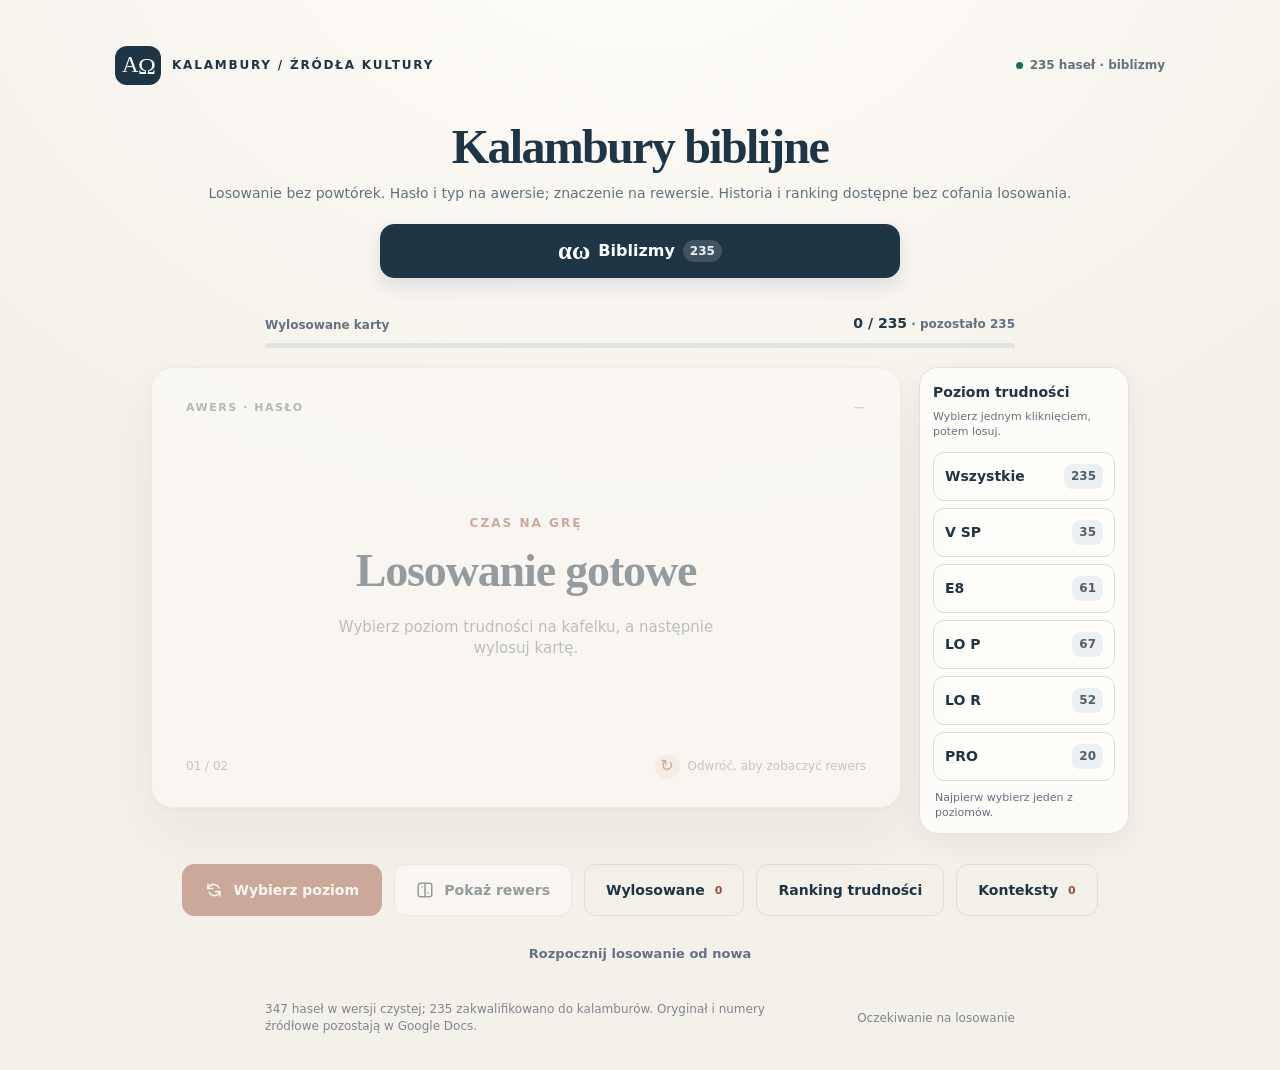
<file: apps/kalambury_biblia_v5.html>
<!doctype html>
<html lang="pl">
<head>
<meta charset="utf-8" />
<meta name="viewport" content="width=device-width,initial-scale=1,viewport-fit=cover" />
<meta name="color-scheme" content="light" />
<meta name="theme-color" content="#F4F1EA" />
<title>Kalambury αω — bibliczne / wersja kanoniczna</title>
<style>
:root{--bg:#f4f1ea;--paper:#fffdfa;--ink:#212b39;--muted:#657180;--line:#dedfdc;--accent:#9a513a;--accent-soft:#f5e8df;--navy:#1e3546;--soft-blue:#e7eef1;--green:#176b5b;--shadow:0 28px 70px rgba(26,44,51,.11),0 3px 8px rgba(26,44,51,.05)}
*{box-sizing:border-box}
html{min-height:100%;background:var(--bg)}
body{margin:0;min-height:100vh;color:var(--ink);font-family:system-ui,-apple-system,"Segoe UI",Roboto,"Helvetica Neue",Arial,sans-serif;font-size:16px;line-height:1.4;background:radial-gradient(90% 80% at 50% -10%, #fffdfa 0%,var(--bg) 77%)}
button{font:inherit;-webkit-tap-highlight-color:transparent}
button:focus-visible{outline:3px solid #4289c9;outline-offset:4px}
button:disabled{cursor:not-allowed;opacity:.45}
.shell{width:min(100%,1120px);min-height:100vh;margin:auto;padding:34px 35px 34px;display:flex;flex-direction:column}
.topline{display:flex;align-items:center;justify-content:space-between;gap:16px;flex-wrap:wrap}
.brand{display:flex;gap:11px;align-items:center;font-size:12px;font-weight:800;letter-spacing:.15em;text-transform:uppercase;color:var(--navy)}
.brandmark{display:grid;place-items:center;background:var(--navy);color:white;width:34px;height:34px;border-radius:10px;font-family:Georgia,serif;font-size:23px;font-weight:400;letter-spacing:0}
.phase{display:inline-flex;align-items:center;gap:7px;color:var(--muted);font-size:12px;font-weight:600;white-space:nowrap}
.phase:before{content:"";display:inline-block;width:7px;height:7px;border-radius:50%;background:var(--green)}
.intro{text-align:center;margin-top:22px}
h1{margin:0;font-family:Georgia,"Times New Roman",serif;font-size:clamp(30px,4vw,48px);line-height:1.09;font-weight:600;letter-spacing:-.035em;color:var(--navy)}
.intro p{margin:11px 0 0;color:var(--muted);font-size:14px}
.progresszone{width:min(100%,750px);margin:26px auto 19px}
.progresslabels{display:flex;justify-content:space-between;align-items:flex-end;gap:12px;margin-bottom:9px;color:var(--muted);font-size:12px;font-weight:600}
.progresslabels strong{color:var(--navy);font-size:14px;font-variant-numeric:tabular-nums}
.meter{height:5px;background:#e1e4e3;border-radius:99px;overflow:hidden}
.meter>div{height:100%;width:0;background:var(--accent);border-radius:inherit;transition:width .25s ease}
.stage{position:relative;width:min(100%,750px);height:clamp(340px,49vh,475px);margin:0 auto;perspective:1450px}
.card{width:100%;height:100%;border:0;outline:0;border-radius:22px;background:none;cursor:pointer;position:relative;padding:0;text-align:left;transform-style:preserve-3d;transition:transform .62s cubic-bezier(.2,.72,.2,1)}
.card.flipped{transform:rotateY(180deg)}
.face{position:absolute;inset:0;border-radius:22px;background:var(--paper);box-shadow:var(--shadow);border:1px solid #e6e5e0;backface-visibility:hidden;-webkit-backface-visibility:hidden;overflow:hidden;display:flex;flex-direction:column;padding:28px 34px}
.back{transform:rotateY(180deg);background:#203749;color:#fff;border-color:#203749}
.face-header{display:flex;justify-content:space-between;align-items:center;gap:14px;min-height:25px;color:var(--muted);font-size:11px;letter-spacing:.14em;text-transform:uppercase;font-weight:800}
.front .number{font-variant-numeric:tabular-nums;color:#a6abb1}
.back .face-header{color:#abc5d4}
.face-content{flex:1;display:flex;flex-direction:column;justify-content:center;min-height:0}
.front .face-content{text-align:center;padding:12px 0}
.eyebrow{margin:0 0 12px;font-size:12px;text-transform:uppercase;letter-spacing:.17em;font-weight:800;color:var(--accent)}
.phrase{font-family:Georgia,"Times New Roman",serif;font-size:clamp(28px,4.05vw,46px);line-height:1.22;letter-spacing:-.025em;font-weight:600;overflow-wrap:anywhere;margin:0 auto;max-width:650px;color:var(--navy)}
.phrase.long{font-size:clamp(22px,3vw,35px)}
.phrase.xlong{font-size:clamp(18px,2.3vw,27px);line-height:1.2}
.phrase.xxlong{font-size:clamp(16px,1.95vw,22px);line-height:1.18}
.card-bottom{display:flex;align-items:center;justify-content:space-between;gap:10px;color:#889099;font-size:12px}
.card-bottom .turn{display:flex;align-items:center;gap:8px}
.card-bottom .turn span{display:inline-grid;place-items:center;width:25px;height:25px;border-radius:99px;background:var(--accent-soft);color:var(--accent);font-size:16px}
.back .face-content{justify-content:space-evenly;gap:17px;padding:14px 0 10px}
.back .label{font-size:11px;letter-spacing:.15em;text-transform:uppercase;font-weight:800;color:#bbd0dc;margin:0 0 8px}
.def{margin:0;font-size:clamp(17px,2.4vw,23px);line-height:1.38;font-weight:450;white-space:pre-line;overflow-wrap:anywhere;max-height:200px;overflow:auto;scrollbar-width:thin}
.def.long{font-size:clamp(14px,1.72vw,18px);line-height:1.35}
.def.xlong{font-size:clamp(13px,1.5vw,16px);line-height:1.3}
.modebox{display:flex;align-items:center;gap:15px;background:rgba(255,255,255,.085);border:1px solid rgba(255,255,255,.16);padding:16px 19px;border-radius:13px}
.mode-icon{display:grid;place-items:center;flex-shrink:0;width:43px;height:43px;border-radius:12px;background:rgba(255,255,255,.13);font-size:23px}
.modebox .label{margin:0 0:3px}
.modebox strong{display:block;font-size:20px;line-height:1.2;letter-spacing:.015em}
.back .card-bottom{color:#bdd0dc}
.back .turn span{background:rgba(255,255,255,.13);color:white}
.empty-face .face-content{text-align:center}
.empty-face .eyebrow{color:var(--accent)}
.empty-face .phrase{font-size:clamp(28px,4vw,44px)}
.empty-sub{margin:18px auto 0;color:#75808a;font-size:15px;max-width:390px}
.controls{display:flex;justify-content:center;gap:12px;align-items:center;flex-wrap:wrap;margin:25px auto 0}
.action{min-height:52px;border-radius:12px;border:1px solid var(--line);padding:0 21px;background:var(--paper);color:var(--navy);cursor:pointer;font-weight:750;font-size:14px;display:inline-flex;align-items:center;justify-content:center;gap:10px;transition:background .15s,transform .1s,box-shadow .15s}
.action:hover:not(:disabled){background:#fdfcf9;box-shadow:0 4px 14px rgba(31,52,64,.07)}
.action:active:not(:disabled){transform:translateY(1px)}
.action.primary{background:var(--accent);border-color:var(--accent);color:#fff;min-width:200px}
.action.primary:hover:not(:disabled){background:#87452f}
.action.quiet{background:transparent;border-color:transparent;color:var(--muted);font-size:13px}
.action.quiet:hover:not(:disabled){background:rgba(0,0,0,.04);box-shadow:none}
.action svg{height:18px;width:18px;flex:none}
.footer{width:min(100%,750px);margin:auto auto 0;padding-top:21px;display:flex;justify-content:space-between;align-items:center;gap:16px;font-size:12px;color:#7e8790}
.footer p{margin:0;max-width:520px}
.status{font-variant-numeric:tabular-nums;white-space:nowrap}
.sr{position:absolute;width:1px;height:1px;clip:rect(0,0,0,0);overflow:hidden;white-space:nowrap}
.dialog{border:none;border-radius:16px;padding:0;width:min(430px,calc(100% - 32px));color:var(--navy);background:#fffdfa;box-shadow:0 30px 110px rgba(0,0,0,.25)}
.dialog::backdrop{background:rgba(23,34,45,.65);backdrop-filter:blur(3px)}
.dialogbody{padding:27px}
.dialog h2{margin:0 0 9px;font-size:23px;font-family:Georgia,serif}
.dialog p{margin:0;color:var(--muted);font-size:14px}
.dialogactions{display:flex;gap:9px;justify-content:flex-end;margin-top:26px;flex-wrap:wrap}
.dialogactions button{min-height:44px}
@media (min-height:800px){.shell{padding-top:46px}.intro{margin-top:36px}.progresszone{margin-top:36px}.controls{margin-top:30px}}
@media (max-width:620px){.shell{padding:20px 16px 21px}.brand{font-size:10px;letter-spacing:.1em}.intro{margin-top:21px}.intro p{font-size:13px;max-width:290px;margin:10px auto 0}.progresszone{margin:19px auto 14px}.stage{height:min(56vh,480px);min-height:375px}.face{padding:20px 19px;border-radius:18px}.phrase{font-size:32px}.phrase.long{font-size:26px}.phrase.xlong{font-size:22px}.phrase.xxlong{font-size:18px}.back .face-content{padding:8px 0 5px;gap:9px}.def{font-size:18px}.def.long{font-size:15px}.def.xlong{font-size:13px;line-height:1.24}.modebox{padding:12px}.modebox strong{font-size:17px}.mode-icon{width:37px;height:37px;font-size:21px}.controls{margin-top:18px;display:grid;grid-template-columns:1fr 1fr;width:100%;gap:9px}.action{min-height:50px;padding:0 10px;font-size:13px}.action.primary{min-width:0;grid-column:1 / -1;grid-row:1}.action.quiet{grid-column:1 / -1;min-height:36px}.footer{margin-top:0;padding-top:11px;flex-direction:column;align-items:center;text-align:center;gap:4px;font-size:11px}.footer .status{display:none}}
@media (prefers-reduced-motion:reduce){*,*:before,*:after{transition:none!important}}

/* Wersja 2 — jednostkowe hasło, typ na awersie, historia i ranking */
.mode-pill{display:inline-flex;align-items:center;justify-content:center;gap:10px;padding:11px 18px;border-radius:999px;background:var(--soft-blue);color:var(--navy);border:1px solid #cbd9df;font-size:14px;font-weight:850;letter-spacing:.11em;text-transform:uppercase;align-self:center;margin:0 auto 21px;max-width:100%}
.mode-pill .mode-pict{font-size:18px;line-height:1}
.mode-pill[hidden]{display:none!important}
.level-pill[hidden]{display:none}
.level-pill{display:inline-flex;align-items:center;font-size:11px;border:1px solid #d2d9da;border-radius:999px;color:#425967;background:#eef2f2;padding:4px 9px;letter-spacing:.025em;font-weight:800;white-space:nowrap;text-transform:none}
.topright{display:flex;align-items:center;gap:10px}
.front .face-content{justify-content:center}
.back .face-content{justify-content:center}
.back .def{max-height:270px}
.action.panel{background:transparent;color:var(--navy)}
.action.panel .count{font-size:11px;color:var(--accent);font-weight:800}
.large-dialog{width:min(770px,calc(100% - 28px));max-height:min(87vh,850px);border-radius:18px}
.large-dialog[open]{display:flex;flex-direction:column}
.panelheader{display:flex;align-items:flex-start;justify-content:space-between;gap:16px;padding:26px 28px 15px;border-bottom:1px solid var(--line)}
.panelheader h2{margin:0;font-family:Georgia,serif;font-size:27px;line-height:1.15}
.panelheader p{margin:6px 0 0;color:var(--muted);font-size:13px}
.closebtn{border:1px solid var(--line);border-radius:10px;background:var(--paper);font-size:21px;width:38px;height:38px;display:grid;place-items:center;color:var(--navy);cursor:pointer;flex-shrink:0}
.paneltools{display:flex;align-items:center;gap:9px;padding:14px 28px;flex-wrap:wrap}
.paneltools input,.paneltools select{border-radius:10px;padding:11px 13px;background:#fff;border:1px solid #d7dcd9;color:var(--ink);font-size:14px;min-height:42px}
.paneltools input{flex:1;min-width:150px}
.paneltools select{max-width:100%}
.panellist{padding:0 28px 25px;overflow:auto;min-height:100px;max-height:58vh;scrollbar-width:thin}
.record{background:var(--paper);border:1px solid #e4e5e1;border-radius:11px;margin:8px 0;overflow:hidden}
.record summary{cursor:pointer;list-style:none;display:flex;justify-content:space-between;align-items:center;gap:13px;padding:13px 14px;font-size:14px}
.record summary::-webkit-details-marker{display:none}
.record summary:hover{background:#f7f6f2}
.record-title{flex:1;min-width:0;font-weight:700;line-height:1.3}
.record-n{font-variant-numeric:tabular-nums;color:var(--muted);font-size:12px;width:44px;flex-shrink:0}
.record-right{display:flex;align-items:center;gap:6px;flex-wrap:wrap;justify-content:flex-end}
.tier{font-size:11px;color:#496071;border:1px solid #d6dfe0;border-radius:99px;padding:4px 7px;white-space:nowrap;background:#f1f5f5;font-weight:700}
.game-mode{font-size:11px;color:#8c503c;border:1px solid #eedbd2;background:#fbf1ec;border-radius:99px;padding:4px 7px;white-space:nowrap;font-weight:800}
.record .details{padding:3px 16px 16px;border-top:1px solid #e8e8e3;font-size:13px;line-height:1.5}
.record .details .small-title{font-size:10px;text-transform:uppercase;letter-spacing:.11em;font-weight:800;color:var(--muted);margin-top:11px}
.record .details p{margin:5px 0 8px;color:var(--ink);white-space:pre-line}
.record .details .source{color:var(--muted);font-size:12px}
.panelgroup{margin:18px 0 8px;color:var(--navy);font-size:15px;font-weight:800}
.panelgroup:first-child{margin-top:5px}
.panelgroup span{font-size:12px;color:var(--muted);font-weight:600}
.empty-list{color:var(--muted);font-size:14px;padding:27px 3px}
@media(max-width:620px){.mode-pill{font-size:12px;padding:9px 13px;margin-bottom:16px}.topright{gap:6px}.level-pill{font-size:10px;padding:3px 7px}.controls{grid-template-columns:1fr 1fr}.action.panel{grid-column:auto}.action.quiet{grid-column:1/-1}.panelheader{padding:18px 16px 13px}.panelheader h2{font-size:23px}.paneltools{padding:12px 16px}.panellist{padding:0 16px 18px}.record summary{padding:11px 9px;gap:7px;flex-wrap:wrap}.record-n{width:32px}.record-right{width:100%;padding-left:39px;justify-content:flex-start}.record-title{flex:1 1 calc(100% - 45px)}.large-dialog{max-height:91vh}.stage{min-height:375px}.front .phrase{font-size:clamp(27px,6vw,38px)}.front .phrase.long{font-size:clamp(23px,5vw,30px)}.back .def{max-height:230px}}


/* Wersja 3 — wybór poziomu na kaflach bezpośrednio obok karty */
.play-area{width:min(100%,994px);margin:0 auto;display:grid;grid-template-columns:minmax(0,750px) 210px;gap:18px;align-items:stretch;justify-content:center}
.play-area .stage{width:100%;margin:0;min-width:0}
.level-selector{border-radius:19px;border:1px solid #e1e3df;background:rgba(255,253,250,.9);padding:16px 13px 13px;box-shadow:0 10px 30px rgba(26,44,51,.055);display:flex;flex-direction:column;gap:9px;min-width:0}
.level-selector h2{font-size:14px;font-weight:850;color:var(--navy);margin:0;line-height:1.25}
.level-selector .level-instruction{font-size:11px;color:var(--muted);line-height:1.35;margin:0 0 3px}
.level-tiles{display:flex;flex-direction:column;gap:7px}
.level-tile{width:100%;min-height:49px;border:1px solid #dedfda;border-radius:11px;background:var(--paper);color:var(--navy);display:flex;align-items:center;justify-content:space-between;gap:8px;padding:8px 11px;cursor:pointer;text-align:left;transition:background .15s,border-color .15s,box-shadow .15s}
.level-tile:hover:not(:disabled){background:#f7f3ed;border-color:#c7b3a9}
.level-tile[aria-pressed="true"]{background:var(--navy);border-color:var(--navy);color:white;box-shadow:0 4px 12px rgba(30,53,70,.16)}
.level-tile .tile-name{font-size:14px;font-weight:800;line-height:1.05;white-space:nowrap}
.level-tile .tile-remaining{font-size:12px;font-weight:750;border-radius:8px;background:#edf0f0;color:#51606c;padding:4px 7px;min-width:30px;text-align:center;font-variant-numeric:tabular-nums}
.level-tile[aria-pressed="true"] .tile-remaining{background:rgba(255,255,255,.16);color:white}
.level-tile:disabled{opacity:.36}
.level-hint{font-size:11px;line-height:1.4;color:var(--muted);margin:auto 2px 0}
@media(max-width:830px){.play-area{grid-template-columns:minmax(0,1fr) 170px;gap:11px}.level-selector{padding:12px 9px}.level-tile{padding:7px 9px}}
@media(max-width:690px){.play-area{display:flex;flex-direction:column;gap:12px}.play-area .stage{width:100%;margin:0}.level-selector{order:-1;padding:12px;gap:7px}.level-tiles{display:grid;grid-template-columns:repeat(3,minmax(0,1fr));gap:7px}.level-tile{min-height:49px;padding:8px 8px}.level-tile .tile-name{font-size:12px}.level-tile .tile-remaining{font-size:11px;min-width:24px;padding:3px 5px}.level-hint{margin:0 2px}}
@media(max-width:390px){.level-tile{padding:7px 6px;gap:4px}.level-tile .tile-name{font-size:11px}}


/* Wersja 4: oddzielne talie, źródłowe konteksty, symbol αω */
.brandmark{width:46px;height:39px;display:flex;justify-content:center;align-items:center;gap:1px;font-family:Georgia,"Times New Roman",serif;font-weight:500;letter-spacing:-.08em;font-size:23px;border-radius:12px}
.brandmark span:last-child{font-size:24px;transform:translateY(1px)}
.decks{margin:20px auto 0;width:min(100%,520px);display:flex;gap:10px;justify-content:center}
.deck-tab{min-height:54px;flex:1;display:flex;gap:8px;align-items:center;justify-content:center;padding:10px 13px;border:1px solid #d7dcd9;border-radius:14px;background:#fffdfa;color:#465a67;font-weight:780;cursor:pointer;box-shadow:0 5px 18px rgba(30,53,70,.025)}
.deck-tab .deck-symbol{font-family:Georgia,serif;font-size:25px;line-height:1;color:#9a513a}
.deck-tab small{font-size:12px;border-radius:99px;background:#eef1f0;padding:3px 7px;color:#667780}
.deck-tab[aria-pressed="true"]{color:#fff;background:var(--navy);border-color:var(--navy);box-shadow:0 8px 18px rgba(30,53,70,.12)}
.deck-tab[aria-pressed="true"] .deck-symbol{color:#fff}
.deck-tab[aria-pressed="true"] small{background:rgba(255,255,255,.15);color:#f0f2f3}
.context-card[hidden]{display:none!important}
.context-card{width:min(100%,990px);margin:15px auto 0;border:1px solid #d7ddd9;background:rgba(255,253,250,.95);border-radius:17px;padding:17px 19px;display:grid;gap:9px}
.context-title{font-size:11px;letter-spacing:.12em;font-weight:850;color:#667480}
.context-title span{letter-spacing:0;text-transform:none;font-weight:650;color:#a0654b;margin-left:6px}
.context-card blockquote{margin:0;font-family:Georgia,serif;font-size:17px;line-height:1.5;color:var(--navy)}
.context-source{display:flex;align-items:center;justify-content:space-between;gap:10px;flex-wrap:wrap;font-size:12px;font-weight:700}
.context-source a,.quote-link{color:#9a513a;text-underline-offset:3px;font-size:12px;font-weight:750}
.context-card p{font-size:12px;color:#657180;margin:0}
.context-record{padding:15px 0;border-bottom:1px solid #e2e2dd}
.context-record h3{font-size:15px;color:var(--navy);margin:0 0 6px}
.context-record p{font-size:12px;color:var(--muted);margin:6px 0}
.context-record blockquote{font-size:15px;font-family:Georgia,serif;margin:4px 0 6px}
.review-flag{margin-top:10px;background:#fbf5ef;border-left:3px solid #b5855d;padding:9px 11px;color:#744d34;font-size:12px}
@media(max-width:620px){.brandmark{width:42px;height:37px}.decks{margin:15px auto 0;gap:7px}.deck-tab{min-height:47px;padding:7px 6px;font-size:12px}.deck-tab .deck-symbol{font-size:22px}.context-card{padding:14px 13px}.context-card blockquote{font-size:15px}}
</style>
</head>
<body>
<main class="shell">
 <header class="topline">
  <div class="brand"><span class="brandmark" aria-hidden="true"><span>α</span><span>ω</span></span><span>Kalambury / źródła kultury</span></div>
  <span class="phase" id="topphase">Biblizmy · osobna talia</span>
 </header>
 <section class="intro" aria-label="Tytuł gry">
  <h1 id="maintitle">Kalambury biblijne</h1>
  <p id="deckintro">Hasło i typ na awersie. Znaczenie na rewersie. Historia i ranking dostępne podczas gry.</p>
 </section>
 <nav class="decks" role="group" aria-label="Wybór talii">
  
  <button class="deck-tab" type="button" data-deck="bible" aria-pressed="false"><span class="deck-symbol">αω</span> Biblizmy <small>235</small></button>
 </nav>
 <section class="progresszone" aria-label="Postęp rozgrywki">
  <div class="progresslabels"><span>Wylosowane karty</span><span><strong id="progress">0 / 202</strong> <span id="remain">· pozostało 202</span></span></div>
  <div class="meter" role="progressbar" aria-label="Postęp losowania" aria-valuemin="0" aria-valuemax="202" aria-valuenow="0" id="meter"><div id="fill"></div></div>
 </section>
 <div class="play-area">
 <section class="stage" aria-label="Karta do kalamburów">
  <button class="card" id="card" type="button" aria-label="Odwróć kartę, aby zobaczyć drugą stronę" disabled>
   <div class="face front" id="front" aria-hidden="false">
    <div class="face-header"><span>AWERS <span aria-hidden="true">·</span> HASŁO</span><div class="topright"><span class="level-pill" id="levelpill">Poziom</span><span class="number" id="cardno">—</span></div></div>
    <div class="face-content">
     <div class="eyebrow" id="fronttitle">Czas na grę</div><div class="mode-pill" id="modepill" hidden><span class="mode-pict" id="modeicon" aria-hidden="true">✎</span><span id="mode">RYSOWANY</span></div>
     <div class="phrase" id="phrase">Losowanie gotowe</div>
     <p class="empty-sub" id="welcome">Wybierz poziom trudności na kafelku, a następnie wylosuj kartę.</p>
    </div>
    <div class="card-bottom"><span>01 / 02</span><span class="turn"><span aria-hidden="true">↻</span> Odwróć, aby zobaczyć rewers</span></div>
   </div>
   <div class="face back" id="back" aria-hidden="true">
    <div class="face-header"><span>REWERS <span aria-hidden="true">·</span> ZNACZENIE</span><span id="backno">—</span></div>
    <div class="face-content">
     <div><div class="label">Znaczenie frazeologizmu</div><p class="def" id="definition"></p></div>
    </div>
    <div class="card-bottom"><span>02 / 02</span><span class="turn"><span aria-hidden="true">↻</span> Wróć do hasła</span></div>
   </div>
  </button>
 </section>
 <aside class="level-selector" aria-labelledby="leveltitle">
  <h2 id="leveltitle">Poziom trudności</h2>
  <p class="level-instruction">Wybierz jednym kliknięciem, potem losuj.</p>
  <div class="level-tiles" role="group" aria-label="Poziom następnej karty">
   <button class="level-tile" type="button" data-pick-level="all" aria-pressed="false"><span class="tile-name">Wszystkie</span><span class="tile-remaining" data-left="all">—</span></button>
   <button class="level-tile" type="button" data-pick-level="1" aria-pressed="false"><span class="tile-name">V SP</span><span class="tile-remaining" data-left="1">—</span></button>
   <button class="level-tile" type="button" data-pick-level="2" aria-pressed="false"><span class="tile-name">E8</span><span class="tile-remaining" data-left="2">—</span></button>
   <button class="level-tile" type="button" data-pick-level="3" aria-pressed="false"><span class="tile-name">LO P</span><span class="tile-remaining" data-left="3">—</span></button>
   <button class="level-tile" type="button" data-pick-level="4" aria-pressed="false"><span class="tile-name">LO R</span><span class="tile-remaining" data-left="4">—</span></button>
   <button class="level-tile" type="button" data-pick-level="5" aria-pressed="false"><span class="tile-name">PRO</span><span class="tile-remaining" data-left="5">—</span></button>
  </div>
  <p class="level-hint" id="levelhint" aria-live="polite">Wybierz poziom, aby rozpocząć.</p>
 </aside>
 </div>
 <nav class="controls" aria-label="Sterowanie grą">
  <button class="action primary" type="button" id="next"><svg viewBox="0 0 24 24" fill="none" stroke="currentColor" stroke-width="2.1" stroke-linecap="round" stroke-linejoin="round" aria-hidden="true"><path d="M4 4v6h6M20 20v-6h-6"/><path d="M5.5 15A7.5 7.5 0 0 0 18 17l2-3M4 10l2-3A7.5 7.5 0 0 1 18.5 9"/></svg><span id="nextlabel">Losuj pierwszą kartę</span></button>
  <button class="action" type="button" id="flip" disabled><svg viewBox="0 0 24 24" fill="none" stroke="currentColor" stroke-width="2" stroke-linecap="round" stroke-linejoin="round" aria-hidden="true"><rect x="3" y="3" width="18" height="18" rx="3"/><path d="M12 3v18M8 8h.01M16 16h.01"/></svg><span id="fliplabel">Pokaż rewers</span></button>
  <button class="action panel" id="history" type="button">Wylosowane <span class="count" id="historycount">0</span></button>
  <button class="action panel" id="ranking" type="button">Ranking trudności</button>
  <button class="action panel" id="contexts" type="button">Konteksty <span class="count" id="contextcount">11</span></button>
  <button class="action quiet" id="reset" type="button">Rozpocznij losowanie od nowa</button>
 </nav>
 <section class="context-card" id="contextcard" hidden aria-live="polite">
   <div class="context-title">AUTENTYCZNY KONTEKST <span id="contextkind"></span></div>
   <blockquote id="contextquote"></blockquote>
   <div class="context-source"><span id="contextauthor"></span><a id="contextlink" href="#" target="_blank" rel="noopener noreferrer">Przejdź do tekstu źródłowego ↗</a></div>
   <p id="contextcomment"></p>
 </section>
 <footer class="footer">
  <p id="footerdesc">Pełne zapisy źródłowe pozostają w bazie i w podglądzie. Poziomy trudności to propozycja dydaktyczna, nie wykaz wymagań CKE.</p>
  <span class="status" id="status" aria-live="polite">Oczekiwanie na losowanie</span>
 </footer>
</main>
<dialog id="confirm" class="dialog">
 <div class="dialogbody"><h2>Rozpocząć od początku?</h2><p id="confirmtext">Zresetujesz bieżącą talię. Postęp drugiej pozostanie nienaruszony.</p><div class="dialogactions"><button class="action" type="button" id="cancel">Anuluj</button><button class="action primary" type="button" id="confirmreset">Resetuj talię</button></div></div>
</dialog>

<dialog id="historydialog" class="dialog large-dialog" aria-labelledby="historyheading">
 <div class="panelheader"><div><h2 id="historyheading">Wylosowane hasła</h2><p>Od najnowszego. Rozwiń kartę, aby przypomnieć sobie znaczenie.</p></div><button class="closebtn" type="button" id="closehistory" aria-label="Zamknij historię">×</button></div>
 <div class="paneltools"><input id="historysearch" type="search" placeholder="Szukaj w historii…" aria-label="Szukaj w wylosowanych hasłach" /></div>
 <div class="panellist" id="historylist"></div>
</dialog>
<dialog id="rankingdialog" class="dialog large-dialog" aria-labelledby="rankingheading">
 <div class="panelheader"><div><h2 id="rankingheading">Ranking trudności</h2><p id="rankingdesc">Pięć poziomów trudności. Zapis źródłowy i komentarze w rozwinięciu karty.</p></div><button class="closebtn" type="button" id="closeranking" aria-label="Zamknij ranking">×</button></div>
 <div class="paneltools"><input id="rankingsearch" type="search" placeholder="Szukaj frazeologizmu…" aria-label="Szukaj w rankingu" /><select id="rankingfilter" aria-label="Filtr poziomu"><option value="all">Wszystkie poziomy</option><option value="1">V SP</option><option value="2">E8</option><option value="3">LO P</option><option value="4">LO R</option><option value="5">PRO</option></select></div>
 <div class="panellist" id="rankinglist"></div>
</dialog>

<dialog id="contextdialog" class="dialog large-dialog" aria-labelledby="contextheading">
 <div class="panelheader"><div><h2 id="contextheading">Autentyczne konteksty</h2><p>Zatwierdzone przykłady użycia z odsyłaczami. Brak przykładu nie oznacza braku użyć danego frazeologizmu.</p></div><button class="closebtn" type="button" id="closecontexts" aria-label="Zamknij konteksty">×</button></div>
 <div class="paneltools"><input id="contextsearch" type="search" placeholder="Szukaj hasła, autora, utworu…" aria-label="Szukaj w przykładach" /></div>
 <div class="panellist" id="contextlist"></div>
</dialog>
<div class="sr" id="announce" aria-live="polite"></div>
<script>
const DATASETS = {"myth":[],"bible":[{"id":1,"haslo":"pójść do Abrahama na piwo","karta":"pójść do Abrahama na piwo","znaczenie":"pot., żart. ‘umrzeć’","poziom":5,"raw":"pójść do Abrahama na piwo —  pot., żart. ‘umrzeć’","numery_zrodlowe":[1],"uwaga":"Kanoniczny zapis dydaktyczny; źródło: Jan Godyń."},{"id":2,"haslo":"Przenieść się na łono Abrahama","karta":"Przenieść się na łono Abrahama","znaczenie":"pot., żart. ‘umrzeć’","poziom":5,"raw":"przenieść się (pójść) na łono Abrahama — pot., żart. ‘umrzeć’.","numery_zrodlowe":[2],"uwaga":"Kanoniczny zapis dydaktyczny; źródło: Jan Godyń."},{"id":4,"haslo":"Od czasów Adama i Ewy","karta":"Od czasów Adama i Ewy","znaczenie":"‘od samego początku; od dawien dawna’","poziom":1,"raw":"od (czasów) Adama i Ewy — ‘od samego początku; od dawien dawna’.","numery_zrodlowe":[4],"uwaga":"Kanoniczny zapis dydaktyczny; źródło: Jan Godyń."},{"id":5,"haslo":"W stroju Adama","karta":"W stroju Adama","znaczenie":"żart. ‘nago’ (o mężczyźnie)","poziom":1,"raw":"w stroju Adamowym albo w stroju Adama — żart. ‘nago’ (o mężczyźnie).","numery_zrodlowe":[5],"uwaga":"Kanoniczny zapis dydaktyczny; źródło: Jan Godyń."},{"id":6,"haslo":"zaczynać od Adama i Ewy","karta":"zaczynać od Adama i Ewy","znaczenie":"‘wywodzić rzecz niepotrzebnie od samego początku’","poziom":2,"raw":"zaczynać od Adama i Ewy — ‘wywodzić rzecz niepotrzebnie od samego początku’.","numery_zrodlowe":[6],"uwaga":"Kanoniczny zapis dydaktyczny; źródło: Jan Godyń."},{"id":7,"haslo":"żebro Adama","karta":"żebro Adama","znaczenie":"żart. ‘kobieta’","poziom":3,"raw":"żebro Adama — żart. ‘kobieta’.","numery_zrodlowe":[7],"uwaga":"Kanoniczny zapis dydaktyczny; źródło: Jan Godyń."},{"id":8,"haslo":"Alfa i omega","karta":"Alfa i omega","znaczenie":"Początek i koniec; ktoś będący autorytetem w danej dziedzinie.","poziom":1,"raw":"alfa i omega — przen. ‘początek i koniec; absolutny autorytet w jakiejś dziedzinie, wyrocznia’.; być, stać się dla kogoś alfą i omegą - “być dla kogoś autorytetem w danej dziedzinie”","numery_zrodlowe":[8,9],"uwaga":"Kanoniczny zapis dydaktyczny; źródło: Jan Godyń."},{"id":10,"haslo":"anioł stróż","karta":"anioł stróż","znaczenie":"przen. ‘opiekun, obrońca, nieodstępny towarzysz’; żart. i iron. także ‘osoba pilnująca kogoś’, np. policjant lub strażnik","poziom":1,"raw":"anioł stróż — przen. ‘opiekun, obrońca, nieodstępny towarzysz’; żart. i iron. także ‘osoba pilnująca kogoś’, np. policjant lub strażnik.","numery_zrodlowe":[10],"uwaga":"Kanoniczny zapis dydaktyczny; źródło: Jan Godyń."},{"id":11,"haslo":"Chodzić od Annasza do Kajfasza","karta":"Chodzić od Annasza do Kajfasza","znaczenie":"Być odsyłanym od jednej osoby lub instytucji do drugiej, bez załatwienia sprawy.","poziom":2,"raw":"chodzić od Annasza do Kajfasza — ‘chodzić od jednego urzędu lub człowieka do drugiego bez rezultatu’. Annasz i Kajfasz byli arcykapłanami związanymi z procesem Jezusa.; odsyłać od Annasza do Kajfasza - “być odsyłanym do wielu miejsc”","numery_zrodlowe":[11,12],"uwaga":"Kanoniczny zapis dydaktyczny; źródło: Jan Godyń."},{"id":14,"haslo":"apokalipsa","karta":"apokalipsa","znaczenie":"przen., pot. ‘katastrofa, zagłada, koniec świata; wydarzenie budzące grozę’","poziom":2,"raw":"apokalipsa — przen., pot. ‘katastrofa, zagłada, koniec świata; wydarzenie budzące grozę’.","numery_zrodlowe":[14],"uwaga":"Kanoniczny zapis dydaktyczny; źródło: Jan Godyń."},{"id":15,"haslo":"czterej jeźdźcy Apokalipsy","karta":"czterej jeźdźcy Apokalipsy","znaczenie":"“zaraza, głód, wojna i śmierć”","poziom":1,"raw":"czterej jeźdźcy Apokalipsy - “zaraza, głód, wojna i śmierć”","numery_zrodlowe":[15],"uwaga":"Kanoniczny zapis dydaktyczny; źródło: Jan Godyń."},{"id":18,"haslo":"Wieża Babel","karta":"Wieża Babel","znaczenie":"Wielkie zamieszanie, chaos, pomieszanie języków lub poglądów.","poziom":1,"raw":"istna wieża Babel - “chaos, zamęt”","numery_zrodlowe":[18],"uwaga":"Kanoniczny zapis dydaktyczny; źródło: Jan Godyń."},{"id":19,"haslo":"cichy jak baranek","karta":"cichy jak baranek","znaczenie":"pot. “ktoś potulny i nieszkodliwy”","poziom":1,"raw":"cichy jak baranek (owca, trusia) - pot. “ktoś potulny i nieszkodliwy”","numery_zrodlowe":[19],"uwaga":"Kanoniczny zapis dydaktyczny; źródło: Jan Godyń."},{"id":20,"haslo":"Beniaminek","karta":"Beniaminek","znaczenie":"Ulubieniec rodziny lub innej grupy, osoba szczególnie faworyzowana.","poziom":1,"raw":"beniaminek - pot. “ulubione dziecko”; być beniaminkiem rodziny a. w rodzinie - “być ulubionym, najbardziej faworyzowanym dzieckiem w rodzinie”","numery_zrodlowe":[20,21],"uwaga":"Kanoniczny zapis dydaktyczny; źródło: Jan Godyń."},{"id":23,"haslo":"Wierzyć jak w Ewangelię","karta":"Wierzyć jak w Ewangelię","znaczenie":"Wierzyć w coś bezgranicznie, traktować coś jako niepodważalną prawdę.","poziom":2,"raw":"wierzyć w coś jak w ewangelię (biblię) - “wierzyć w coś całkowicie, nabożnie”; istna (prawdziwa) wieża Babel - zamieszanie, zamęt, nieład; pomieszanie języków, wielojęzyczne zbiorowisko ludzi","numery_zrodlowe":[23,357],"uwaga":"Kanoniczny zapis dydaktyczny; źródło: Jan Godyń."},{"id":24,"haslo":"Błędna owca","karta":"Błędna owca","znaczenie":"Człowiek, który się pogubił, zbłądził lub odszedł od przyjętych zasad.","poziom":1,"raw":"błędna owca - przen. “człowiek pozbawiony celu, sensu życia”; zgrzytać zębami - złościć się, wpaść w furię","numery_zrodlowe":[24,372],"uwaga":"Kanoniczny zapis dydaktyczny; źródło: Jan Godyń."},{"id":25,"haslo":"błędne drogi","karta":"błędne drogi","znaczenie":"“postępowanie społecznie nieakceptowane; manowce”","poziom":2,"raw":"błędne drogi (ścieżki) - “postępowanie społecznie nieakceptowane; manowce”","numery_zrodlowe":[25],"uwaga":"Kanoniczny zapis dydaktyczny; źródło: Jan Godyń."},{"id":26,"haslo":"chodzić jak błędna owca","karta":"chodzić jak błędna owca","znaczenie":"pot. “chodzić bez celu, zachowywać się w sposób niezrozumiały”","poziom":2,"raw":"chodzić jak błędna owca - pot. “chodzić bez celu, zachowywać się w sposób niezrozumiały”","numery_zrodlowe":[26],"uwaga":"Kanoniczny zapis dydaktyczny; źródło: Jan Godyń."},{"id":28,"haslo":"Bóg dał, Bóg wziął","karta":"Bóg dał, Bóg wziął","znaczenie":"przysłowie przywoływane wobec nieodwracalnej straty, szczególnie śmierci; słowa Hioba (Hi 1, 21)","poziom":1,"raw":"Bóg dał, Bóg wziął — przysłowie przywoływane wobec nieodwracalnej straty, szczególnie śmierci; słowa Hioba (Hi 1, 21).","numery_zrodlowe":[28],"uwaga":"Kanoniczny zapis dydaktyczny; źródło: Jan Godyń."},{"id":30,"haslo":"jak go Pan Bóg stworzył","karta":"jak go Pan Bóg stworzył","znaczenie":"“nagi; prosty, nieobyty, nieskomplikowany”","poziom":3,"raw":"taki, jak go Pan Bóg stworzył - “nagi; prosty, nieobyty, nieskomplikowany”","numery_zrodlowe":[30],"uwaga":"Kanoniczny zapis dydaktyczny; źródło: Jan Godyń."},{"id":32,"haslo":"kto nie jest z nami, ten przeciw nam","karta":"kto nie jest z nami, ten przeciw nam","znaczenie":"sentencja; pochodzi od Jezusa, który wypowiedział ją do swoich uczniów","poziom":3,"raw":"kto nie jest z nami, ten przeciw nam - sentencja; pochodzi od Jezusa, który wypowiedział ją do swoich uczniów","numery_zrodlowe":[32],"uwaga":"Kanoniczny zapis dydaktyczny; źródło: Jan Godyń."},{"id":33,"haslo":"Co cesarskie cesarzowi, co boskie Bogu","karta":"Co cesarskie cesarzowi, co boskie Bogu","znaczenie":"przysłowie, zwykle z czasownikiem „oddawać”; używane m.in. w sporach o relacje między państwem a Kościołem (Mt 22, 21)","poziom":2,"raw":"Co cesarskie — cesarzowi, co boskie — Bogu — przysłowie, zwykle z czasownikiem „oddawać”; używane m.in. w sporach o relacje między państwem a Kościołem (Mt 22, 21).","numery_zrodlowe":[33],"uwaga":"Kanoniczny zapis dydaktyczny; źródło: Jan Godyń."},{"id":36,"haslo":"chleb powszedni","karta":"chleb powszedni","znaczenie":"‘codzienne pożywienie konieczne do życia’; przen. ‘rzecz codzienna, zwykła, nic nadzwyczajnego’","poziom":1,"raw":"chleb powszedni — ‘codzienne pożywienie konieczne do życia’; przen. ‘rzecz codzienna, zwykła, nic nadzwyczajnego’.","numery_zrodlowe":[36],"uwaga":"Kanoniczny zapis dydaktyczny; źródło: Jan Godyń."},{"id":37,"haslo":"nie samym chlebem człowiek żyje","karta":"nie samym chlebem człowiek żyje","znaczenie":"przysłowie, które wskazuje na to, że człowiek powinien dążyć do czegoś więcej niż właśnie tego przysłowiowego chleba","poziom":1,"raw":"nie samym chlebem człowiek żyje - przysłowie, które wskazuje na to, że człowiek powinien dążyć do czegoś więcej niż właśnie tego przysłowiowego chleba","numery_zrodlowe":[37],"uwaga":"Kanoniczny zapis dydaktyczny; źródło: Jan Godyń."},{"id":38,"haslo":"Chrystusowe lata","karta":"Chrystusowe lata","znaczenie":"inaczej “wiek Chrystusa”; “33 lata”, czyli tyle, ile Jezus Chrystus miał, gdy został ukrzyżowany","poziom":2,"raw":"Chrystusowe lata - inaczej “wiek Chrystusa”; “33 lata”, czyli tyle, ile Jezus Chrystus miał, gdy został ukrzyżowany","numery_zrodlowe":[38],"uwaga":"Kanoniczny zapis dydaktyczny; źródło: Jan Godyń."},{"id":39,"haslo":"Przejść chrzest bojowy","karta":"Przejść chrzest bojowy","znaczenie":"“pierwszy udział w jakiejś sytuacji, najczęściej wojennej”","poziom":2,"raw":"przejść chrzest ogniowy (bojowy) - “pierwszy udział w jakiejś sytuacji, najczęściej wojennej”","numery_zrodlowe":[39],"uwaga":"Kanoniczny zapis dydaktyczny; źródło: Jan Godyń."},{"id":40,"haslo":"chwiać się jak trzcina","karta":"chwiać się jak trzcina","znaczenie":"przen. “być niezdecydowanym”","poziom":3,"raw":"chwiać się jak trzcina - przen. “być niezdecydowanym”","numery_zrodlowe":[40],"uwaga":"Kanoniczny zapis dydaktyczny; źródło: Jan Godyń."},{"id":41,"haslo":"Słowo stało się ciałem","karta":"Słowo stało się ciałem","znaczenie":"Coś zapowiedzianego rzeczywiście się wydarzyło.","poziom":3,"raw":"stało się ciałem, oblekło się w ciało coś - “coś się urzeczywistniło”; ważyć (dobierać) słowa ‘wypowiadać się z namysłem’","numery_zrodlowe":[41,311],"uwaga":"Kanoniczny zapis dydaktyczny; źródło: Jan Godyń."},{"id":42,"haslo":"Czcić złotego cielca","karta":"Czcić złotego cielca","znaczenie":"Czcić bogactwo i pieniądze, traktować je jako wartość najwyższą.","poziom":1,"raw":"czcić złotego cielca - przen. “uczynić celem życia zysk, pieniądze, bogactwo”; kłaniać się złotemu cielcowi — przen. ‘czynić z bogactwa, zysku i pieniędzy najwyższą wartość’ (por. 42).","numery_zrodlowe":[42,43],"uwaga":"Kanoniczny zapis dydaktyczny; źródło: Jan Godyń."},{"id":44,"haslo":"złoty cielec","karta":"złoty cielec","znaczenie":"przen. “symbol bogactwa, pieniędzy, majątku”","poziom":1,"raw":"złoty cielec - przen. “symbol bogactwa, pieniędzy, majątku”","numery_zrodlowe":[44],"uwaga":"Kanoniczny zapis dydaktyczny; źródło: Jan Godyń."},{"id":45,"haslo":"ciemności egipskie","karta":"ciemności egipskie","znaczenie":"‘wielka, gęsta, nieprzenikniona ciemność’","poziom":1,"raw":"ciemności egipskie — ‘wielka, gęsta, nieprzenikniona ciemność’.","numery_zrodlowe":[45],"uwaga":"Kanoniczny zapis dydaktyczny; źródło: Jan Godyń."},{"id":47,"haslo":"wybrać lepszą cząstkę","karta":"wybrać lepszą cząstkę","znaczenie":"“wybrać co właściwe, bardziej wartościowe”","poziom":5,"raw":"wybrać, obrać lepszą cząstkę - “wybrać co właściwe, bardziej wartościowe”","numery_zrodlowe":[47],"uwaga":"Kanoniczny zapis dydaktyczny; źródło: Jan Godyń."},{"id":48,"haslo":"człowiek małej wiary","karta":"człowiek małej wiary","znaczenie":"“ktoś, kogo trudno do czegoś przekonać; ktoś niedowierzący”","poziom":2,"raw":"człowiek małej wiary - “ktoś, kogo trudno do czegoś przekonać; ktoś niedowierzący”","numery_zrodlowe":[48],"uwaga":"Kanoniczny zapis dydaktyczny; źródło: Jan Godyń."},{"id":49,"haslo":"Letni człowiek","karta":"Letni człowiek","znaczenie":"O człowieku obojętnym, pozbawionym gorliwości lub żywszych uczuć.","poziom":3,"raw":"letni człowiek - przen. “ktoś pozbawiony żywych uczuć, temperamentu”; letni — ‘pozbawiony gorliwości, żarliwości; obojętny’.; letni człowiek — ‘człowiek pozbawiony żywszych uczuć, temperamentu, gorliwości’.","numery_zrodlowe":[49,164,165],"uwaga":"Kanoniczny zapis dydaktyczny; źródło: Jan Godyń."},{"id":50,"haslo":"źle człowiekowi być samemu","karta":"źle człowiekowi być samemu","znaczenie":"sentencja, przysłowie; samotny człowiek nie może być w pełni szczęśliwy","poziom":3,"raw":"źle człowiekowi być samemu - sentencja, przysłowie; samotny człowiek nie może być w pełni szczęśliwy","numery_zrodlowe":[50],"uwaga":"Kanoniczny zapis dydaktyczny; źródło: Jan Godyń."},{"id":51,"haslo":"Mieć miedziane czoło","karta":"Mieć miedziane czoło","znaczenie":"Być bezczelnym, pozbawionym wstydu i skrupułów.","poziom":2,"raw":"mieć miedziane czoło - “być bezczelnym, cynicznym, bez skrupułów, honoru”; miedziane (wytarte) czoło - “brak ambicji, honoru, skrupułów”","numery_zrodlowe":[51,52],"uwaga":"Kanoniczny zapis dydaktyczny; źródło: Jan Godyń."},{"id":53,"haslo":"nie czyń drugiemu, co tobie niemiło","karta":"nie czyń drugiemu, co tobie niemiło","znaczenie":"przysłowie nakazujące nie wyrządzać innym tego, czego samemu nie chciałoby się doznać; por. Tb 4, 16","poziom":2,"raw":"Nie czyń drugiemu, co tobie niemiło — przysłowie nakazujące nie wyrządzać innym tego, czego samemu nie chciałoby się doznać; por. Tb 4, 16.","numery_zrodlowe":[53],"uwaga":"Kanoniczny zapis dydaktyczny; źródło: Jan Godyń."},{"id":56,"haslo":"Jak Dawid przy Goliacie","karta":"Jak Dawid przy Goliacie","znaczenie":"“ktoś słabej postury, niski”","poziom":1,"raw":"wygląda jak Dawid przy Goliacie - “ktoś słabej postury, niski”","numery_zrodlowe":[56],"uwaga":"Kanoniczny zapis dydaktyczny; źródło: Jan Godyń."},{"id":57,"haslo":"dekalog","karta":"dekalog","znaczenie":"przen. “zbiór obowiązujących przepisów, zasad”","poziom":2,"raw":"dekalog - przen. “zbiór obowiązujących przepisów, zasad”","numery_zrodlowe":[57],"uwaga":"Kanoniczny zapis dydaktyczny; źródło: Jan Godyń."},{"id":60,"haslo":"dobro zwycięża zło","karta":"dobro zwycięża zło","znaczenie":"sentencja nawiązująca sensem do przysłowia „Kto na ciebie kamieniem, ty na niego chlebem”","poziom":3,"raw":"Dobro zwycięża zło — sentencja nawiązująca sensem do przysłowia „Kto na ciebie kamieniem, ty na niego chlebem”.","numery_zrodlowe":[60],"uwaga":"Kanoniczny zapis dydaktyczny; źródło: Jan Godyń."},{"id":61,"haslo":"Dolina łez","karta":"Dolina łez","znaczenie":"świat, ziemia jako miejsce cierpień człowieka","poziom":2,"raw":"dolina łez, płaczu- “świat, ziemia jako miejsce cierpień człowieka”","numery_zrodlowe":[61],"uwaga":"Kanoniczny zapis dydaktyczny; źródło: Jan Godyń."},{"id":62,"haslo":"kopać pod kimś dołki","karta":"kopać pod kimś dołki","znaczenie":"działać potajemnie na czyjąś szkodę","poziom":1,"raw":"kopać pod kimś dołki- “działać potajemnie na czyjąś szkodę”","numery_zrodlowe":[62],"uwaga":"Kanoniczny zapis dydaktyczny; źródło: Jan Godyń."},{"id":63,"haslo":"kto pod kim dołki kopie, ten sam w nie wpada","karta":"kto pod kim dołki kopie, ten sam w nie wpada","znaczenie":"wpaść we własne sidła","poziom":2,"raw":"kto pod kim dołki kopie, ten sam w nie wpada- przysłowie znaczące: “wpaść we własne sidła”","numery_zrodlowe":[63],"uwaga":"Kanoniczny zapis dydaktyczny; źródło: Jan Godyń."},{"id":64,"haslo":"Dom zbudowany na piasku","karta":"Dom zbudowany na piasku","znaczenie":"Budować coś na nietrwałych, niepewnych podstawach.","poziom":1,"raw":"dom zbudowany na piasku — ‘coś o nietrwałych, niepewnych podstawach; przedsięwzięcie bez solidnego fundamentu’.; budować (zbudować) coś na (z) piasku ‘robić (zrobić) rzecz nietrwała, mieć nierealne, bezpodstawne plany, zamiary, marzenia’","numery_zrodlowe":[64,236],"uwaga":"Kanoniczny zapis dydaktyczny; źródło: Jan Godyń."},{"id":65,"haslo":"chodzić prostą drogą","karta":"chodzić prostą drogą","znaczenie":"żyć uczciwie, postępować szczerze, otwarcie","poziom":2,"raw":"chodzić, iść prostą drogą- “żyć uczciwie, postępować szczerze, otwarcie”","numery_zrodlowe":[65],"uwaga":"Kanoniczny zapis dydaktyczny; źródło: Jan Godyń."},{"id":66,"haslo":"chodzić krętymi drogami","karta":"chodzić krętymi drogami","znaczenie":"żyć nieuczciwie, postępować niezgodnie z zasadami etyki","poziom":2,"raw":"chodzić krętymi drogami (ścieżkami)- “żyć nieuczciwie, postępować niezgodnie z zasadami etyki”","numery_zrodlowe":[66],"uwaga":"Kanoniczny zapis dydaktyczny; źródło: Jan Godyń."},{"id":67,"haslo":"Droga krzyżowa","karta":"Droga krzyżowa","znaczenie":"życie pełne cierpień","poziom":2,"raw":"droga krzyżowa (cierniowa, przez mękę)- “życie pełne cierpień”","numery_zrodlowe":[67],"uwaga":"Kanoniczny zapis dydaktyczny; źródło: Jan Godyń."},{"id":68,"haslo":"sprowadzić na złą drogę","karta":"sprowadzić na złą drogę","znaczenie":"nakłonić kogoś do niewłaściwego postępowania","poziom":2,"raw":"sprowadzić kogoś z prostej drogi a. sprowadzić kogoś na złą drogę- “nakłonić kogoś do niewłaściwego postępowania”","numery_zrodlowe":[68],"uwaga":"Kanoniczny zapis dydaktyczny; źródło: Jan Godyń."},{"id":69,"haslo":"Zejść na złą drogę","karta":"Zejść na złą drogę","znaczenie":"postępować, prowadzić się niemoralnie, zmienić postępowanie na gorsze, wykoleić się","poziom":2,"raw":"wejść (zejść) na złą (śliską) drogę a. zejść, zboczyć z prostej drogi- “postępować, prowadzić się niemoralnie, zmienić postępowanie na gorsze, wykoleić się”","numery_zrodlowe":[69],"uwaga":"Kanoniczny zapis dydaktyczny; źródło: Jan Godyń."},{"id":70,"haslo":"dobry duch","karta":"dobry duch","znaczenie":"ten, który pozytywnie wpływa na czyjeś postępowanie, oddziałuje na coś","poziom":2,"raw":"dobry duch czyjś, czegoś- “ten, który pozytywnie wpływa na czyjeś postępowanie, oddziałuje na coś”","numery_zrodlowe":[70],"uwaga":"Kanoniczny zapis dydaktyczny; źródło: Jan Godyń."},{"id":71,"haslo":"Duch i litera prawa","karta":"Duch i litera prawa","znaczenie":"Zarówno dosłowne brzmienie przepisów, jak i ich głębszy sens.","poziom":3,"raw":"duch i litera prawa — ‘istotna treść i sens prawa oraz jego dosłowne, formalne brzmienie’ (por. 75).; zgodnie z duchem i literą prawa- “zgodnie nie tylko z dosłownym brzmieniem, stroną formalną tekstu prawa, ale także z istotną treścią, charakterem, sensem prawa”","numery_zrodlowe":[71,75],"uwaga":"Kanoniczny zapis dydaktyczny; źródło: Jan Godyń."},{"id":72,"haslo":"Duch ochoczy, ale ciało mdłe","karta":"Duch ochoczy, ale ciało mdłe","znaczenie":"chciałby ktoś coś wykonać, ale brakuje komuś do tego sił fizycznych","poziom":2,"raw":"duch (wprawdzie) ochoczy, ale ciało mdłe- żart “chciałby ktoś coś wykonać, ale brakuje komuś do tego sił fizycznych”","numery_zrodlowe":[72],"uwaga":"Kanoniczny zapis dydaktyczny; źródło: Jan Godyń."},{"id":73,"haslo":"wyzionąć ducha","karta":"wyzionąć ducha","znaczenie":"‘umrzeć’","poziom":4,"raw":"oddać (wyzionąć) ducha — ‘umrzeć’.","numery_zrodlowe":[73],"uwaga":"Kanoniczny zapis dydaktyczny; źródło: Jan Godyń."},{"id":76,"haslo":"zły duch czyjś","karta":"zły duch czyjś","znaczenie":"ten, kto zachęca, podżega do złych uczynków; element destrukcyjny jakiejś zbiorowości","poziom":4,"raw":"zły duch czyjś- “ten, kto zachęca, podżega do złych uczynków; element destrukcyjny jakiejś zbiorowości”","numery_zrodlowe":[76],"uwaga":"Kanoniczny zapis dydaktyczny; źródło: Jan Godyń."},{"id":77,"haslo":"Nie znać dnia ani godziny","karta":"Nie znać dnia ani godziny","znaczenie":"nie wiedzieć kiedy coś nastąpi, żyć w niepewności, niepokoju","poziom":2,"raw":"nie być pewnym, nie wiedzieć, nie znać dnia ani godziny- “nie wiedzieć kiedy coś nastąpi, żyć w niepewności, niepokoju”","numery_zrodlowe":[77],"uwaga":"Kanoniczny zapis dydaktyczny; źródło: Jan Godyń."},{"id":78,"haslo":"co mnie dziś, tobie jutro","karta":"co mnie dziś, tobie jutro","znaczenie":"przysłowie, wariant frazy: dziś mnie, jutro tobie","poziom":5,"raw":"co mnie dziś, tobie jutro- przysłowie, wariant frazy: dziś mnie, jutro tobie","numery_zrodlowe":[78],"uwaga":"Kanoniczny zapis dydaktyczny; źródło: Jan Godyń."},{"id":82,"haslo":"exodus","karta":"exodus","znaczenie":"‘masowe wyjście lub wyjazd skądś’","poziom":2,"raw":"exodus — ‘masowe wyjście lub wyjazd skądś’.","numery_zrodlowe":[82],"uwaga":"Kanoniczny zapis dydaktyczny; źródło: Jan Godyń."},{"id":83,"haslo":"Faryzeusz","karta":"Faryzeusz","znaczenie":"człowiek obłudny, fałszywy, udający wielką pobożność; bigot, świętoszek, hipokryta","poziom":2,"raw":"faryzeusz- “człowiek obłudny, fałszywy, udający wielką pobożność; bigot, świętoszek, hipokryta”","numery_zrodlowe":[83],"uwaga":"Kanoniczny zapis dydaktyczny; źródło: Jan Godyń."},{"id":85,"haslo":"Gałązka oliwna","karta":"Gałązka oliwna","znaczenie":"znak, symbol pokoju, zgody","poziom":1,"raw":"gałązka oliwna- “znak, symbol pokoju, zgody”","numery_zrodlowe":[85],"uwaga":"Kanoniczny zapis dydaktyczny; źródło: Jan Godyń."},{"id":86,"haslo":"Gehenna","karta":"Gehenna","znaczenie":"Wielkie, długotrwałe cierpienie; bolesne przejścia.","poziom":2,"raw":"gehenna — dawn. ‘piekło, miejsce wiecznych cierpień’; przen. ‘bolesne, ciężkie przejścia; wielkie i długotrwałe cierpienia fizyczne lub psychiczne’.; przeżyć, przejść, cierpieć gehennę- “przeżyć, przejść bolesne, ciężkie przejście, wielkie i długotrwałe cierpienie psychiczne lub fizyczne”","numery_zrodlowe":[86,87],"uwaga":"Kanoniczny zapis dydaktyczny; źródło: Jan Godyń."},{"id":88,"haslo":"Zamknąć komuś usta","karta":"Zamknąć komuś usta","znaczenie":"‘zmusić kogoś do milczenia, np. przez zapłatę; sprawić, by przestał się skarżyć lub sprzeciwiać’","poziom":5,"raw":"zatkać, zamknąć komuś gębę (usta) — ‘zmusić kogoś do milczenia, np. przez zapłatę; sprawić, by przestał się skarżyć lub sprzeciwiać’.","numery_zrodlowe":[88],"uwaga":"Kanoniczny zapis dydaktyczny; źródło: Jan Godyń."},{"id":90,"haslo":"Głos wołającego na puszczy","karta":"Głos wołającego na puszczy","znaczenie":"rady, polecenia, prośby itp. bezskuteczne, nie znajdujące posłuchu, oddźwięku u kogoś","poziom":2,"raw":"głos wołającego na puszczy- “rady, polecenia, prośby itp. bezskuteczne, nie znajdujące posłuchu, oddźwięku u kogoś”","numery_zrodlowe":[90],"uwaga":"Kanoniczny zapis dydaktyczny; źródło: Jan Godyń."},{"id":94,"haslo":"nie mieć gdzie głowy skłonić","karta":"nie mieć gdzie głowy skłonić","znaczenie":"nie mieć mieszkania, nie mieć gdzie się podziać, schronić; być w skrajnej biedzie","poziom":4,"raw":"nie mieć gdzie głowy skłonić (przytulić)- “nie mieć mieszkania, nie mieć gdzie się podziać, schronić; być w skrajnej biedzie”","numery_zrodlowe":[94],"uwaga":"Kanoniczny zapis dydaktyczny; źródło: Jan Godyń."},{"id":95,"haslo":"golgota","karta":"golgota","znaczenie":"męka, cierpienie, zwłaszcza moralne; źródło cierpienia","poziom":1,"raw":"golgota- “męka, cierpienie, zwłaszcza moralne; źródło cierpienia”","numery_zrodlowe":[95],"uwaga":"Kanoniczny zapis dydaktyczny; źródło: Jan Godyń."},{"id":96,"haslo":"goliat","karta":"goliat","znaczenie":"człowiek dobrze zbudowany, silny; osiłek; olbrzym, siłacz, wielkolud","poziom":2,"raw":"goliat- “człowiek dobrze zbudowany, silny; osiłek; olbrzym, siłacz, wielkolud”","numery_zrodlowe":[96],"uwaga":"Kanoniczny zapis dydaktyczny; źródło: Jan Godyń."},{"id":97,"haslo":"Gołąb pokoju","karta":"Gołąb pokoju","znaczenie":"wyobrażenie gołębia (zwykle białego i z gałązką oliwną w dziobie) jako symbol pokoju","poziom":1,"raw":"gołąb (gołąbek) pokoju-  “wyobrażenie gołębia (zwykle białego i z gałązką oliwną w dziobie) jako symbol pokoju”","numery_zrodlowe":[97],"uwaga":"Kanoniczny zapis dydaktyczny; źródło: Jan Godyń."},{"id":98,"haslo":"Kielich goryczy","karta":"Kielich goryczy","znaczenie":"cierpienie, boleść, strapienie","poziom":2,"raw":"kielich (czara) goryczy- “cierpienie, boleść, strapienie”","numery_zrodlowe":[98],"uwaga":"Kanoniczny zapis dydaktyczny; źródło: Jan Godyń."},{"id":99,"haslo":"napoić kogoś żółcią, goryczą","karta":"napoić kogoś żółcią, goryczą","znaczenie":"sprawić komuś przykrość, rozgoryczyć kogoś","poziom":5,"raw":"napoić kogoś żółcią, goryczą- “sprawić komuś przykrość, rozgoryczyć kogoś”","numery_zrodlowe":[99],"uwaga":"Kanoniczny zapis dydaktyczny; źródło: Jan Godyń."},{"id":100,"haslo":"Wypić kielich goryczy do dna","karta":"Wypić kielich goryczy do dna","znaczenie":"do końca coś odcierpieć, nie doznać ulgi aż do ostatniej chwili trwającego cierpienia; nacierpieć się","poziom":2,"raw":"wychylić, wypić, spełnić do dna kielich (czarę) goryczy- “do końca coś odcierpieć, nie doznać ulgi aż do ostatniej chwili trwającego cierpienia; nacierpieć się”","numery_zrodlowe":[100],"uwaga":"Kanoniczny zapis dydaktyczny; źródło: Jan Godyń."},{"id":103,"haslo":"Pobielane groby","karta":"Pobielane groby","znaczenie":"pozory, złudzenie czegoś","poziom":4,"raw":"pobielane groby- przestarz. “pozory, złudzenie czegoś”","numery_zrodlowe":[103],"uwaga":"Kanoniczny zapis dydaktyczny; źródło: Jan Godyń."},{"id":105,"haslo":"grzech pierworodny","karta":"grzech pierworodny","znaczenie":"praprzyczyna zła","poziom":2,"raw":"grzech pierworodny- przen. “praprzyczyna zła”","numery_zrodlowe":[105],"uwaga":"Kanoniczny zapis dydaktyczny; źródło: Jan Godyń."},{"id":106,"haslo":"grzech śmiertelny","karta":"grzech śmiertelny","znaczenie":"przekroczenie przykazania w rzeczy ważnej z pełną świadomością i dobrowolnie","poziom":4,"raw":"grzech śmiertelny, ciężki- “przekroczenie przykazania w rzeczy ważnej z pełną świadomością i dobrowolnie”","numery_zrodlowe":[106],"uwaga":"Kanoniczny zapis dydaktyczny; źródło: Jan Godyń."},{"id":108,"haslo":"gwiazda przewodnia","karta":"gwiazda przewodnia","znaczenie":"‘ideał, do którego się dąży; cel przyświecający komuś’","poziom":2,"raw":"gwiazda przewodnia — ‘ideał, do którego się dąży; cel przyświecający komuś’.","numery_zrodlowe":[108],"uwaga":"Kanoniczny zapis dydaktyczny; źródło: Jan Godyń."},{"id":109,"haslo":"Herod-baba","karta":"Herod-baba","znaczenie":"kobieta despotyczna, brutalna, skłonna do kłótni","poziom":4,"raw":"herod-baba- “kobieta despotyczna, brutalna, skłonna do kłótni” żart. “o kobiecie wielkiego wzrostu i siły”","numery_zrodlowe":[109],"uwaga":"Kanoniczny zapis dydaktyczny; źródło: Jan Godyń."},{"id":110,"haslo":"Hiobowa wieść","karta":"Hiobowa wieść","znaczenie":"wiadomość zła, tragiczna, przerażająca; o nieszczęściu","poziom":1,"raw":"hiobowa wieść (wiadomość)- “wiadomość zła, tragiczna, przerażająca; o nieszczęściu”","numery_zrodlowe":[110],"uwaga":"Kanoniczny zapis dydaktyczny; źródło: Jan Godyń."},{"id":112,"haslo":"Jaskinia zbójców","karta":"Jaskinia zbójców","znaczenie":"siedlisko grzechu","poziom":3,"raw":"istna (prawdziwa) jaskinia zbójców - siedlisko grzechu","numery_zrodlowe":[112],"uwaga":"Kanoniczny zapis dydaktyczny; źródło: Jan Godyń."},{"id":114,"haslo":"jeremiada","karta":"jeremiada","znaczenie":"‘długie, żałosne narzekanie, lamentacja’","poziom":5,"raw":"jeremiada — ‘długie, żałosne narzekanie, lamentacja’.","numery_zrodlowe":[114],"uwaga":"Kanoniczny zapis dydaktyczny; źródło: Jan Godyń."},{"id":115,"haslo":"mury jerychońskie","karta":"mury jerychońskie","znaczenie":"[Do uzupełnienia po weryfikacji źródła]","poziom":2,"raw":"mury jerychońskie (Jerycha)- przeszkody dające się obalić","numery_zrodlowe":[115],"uwaga":"Kanoniczny zapis dydaktyczny; źródło: Jan Godyń."},{"id":116,"haslo":"Trąba jerychońska","karta":"Trąba jerychońska","znaczenie":"silny, głośny dźwięk; żartobliwie, czasem obelżywie: głuptas, dureń, krzykacz, prostak","poziom":2,"raw":"trąba jerychońska - silny, głośny dźwięk; żartobliwie, czasem obelżywie: głuptas, dureń, krzykacz, prostak","numery_zrodlowe":[116],"uwaga":"Kanoniczny zapis dydaktyczny; źródło: Jan Godyń."},{"id":118,"haslo":"Mieć cięty język","karta":"Mieć cięty język","znaczenie":"‘wypowiadać się dowcipnie, ostro, często złośliwie; umieć celnie odpowiadać’","poziom":4,"raw":"mieć język cięty (złośliwy, ostry) — ‘wypowiadać się dowcipnie, ostro, często złośliwie; umieć celnie odpowiadać’.","numery_zrodlowe":[118],"uwaga":"Kanoniczny zapis dydaktyczny; źródło: Jan Godyń."},{"id":120,"haslo":"co do joty","karta":"co do joty","znaczenie":"do najdrobniejszych szczegółów","poziom":2,"raw":"co do joty- do najdrobniejszych szczegółów","numery_zrodlowe":[120],"uwaga":"Kanoniczny zapis dydaktyczny; źródło: Jan Godyń."},{"id":121,"haslo":"Jota w jotę","karta":"Jota w jotę","znaczenie":"dokładnie","poziom":2,"raw":"jota w jotę- dokładnie","numery_zrodlowe":[121],"uwaga":"Kanoniczny zapis dydaktyczny; źródło: Jan Godyń."},{"id":122,"haslo":"Ani na jotę","karta":"Ani na jotę","znaczenie":"ani na jotę- ani trochę","poziom":3,"raw":"na jotę —  ani na jotę- ani trochę","numery_zrodlowe":[122],"uwaga":"Kanoniczny zapis dydaktyczny; źródło: Jan Godyń."},{"id":124,"haslo":"judasz","karta":"judasz","znaczenie":"‘człowiek fałszywy, obłudny; zdrajca’","poziom":3,"raw":"judasz — ‘człowiek fałszywy, obłudny; zdrajca’.","numery_zrodlowe":[124],"uwaga":"Kanoniczny zapis dydaktyczny; źródło: Jan Godyń."},{"id":127,"haslo":"Pocałunek Judasza","karta":"Pocałunek Judasza","znaczenie":"[Do uzupełnienia po weryfikacji źródła]","poziom":1,"raw":"judaszowski (judaszowy) pocałunek (pozdrowienie)- fałszywa czułość","numery_zrodlowe":[127],"uwaga":"Kanoniczny zapis dydaktyczny; źródło: Jan Godyń."},{"id":130,"haslo":"Kainowe plemię","karta":"Kainowe plemię","znaczenie":"‘bratobójca; bratobójczy’ (wyrażenie nawiązujące do Kaina)","poziom":3,"raw":"kainowe plemię — ‘bratobójca; bratobójczy’ (wyrażenie nawiązujące do Kaina).","numery_zrodlowe":[130],"uwaga":"Kanoniczny zapis dydaktyczny; źródło: Jan Godyń."},{"id":131,"haslo":"Piętno Kaina","karta":"Piętno Kaina","znaczenie":"‘znamię zbrodniarza, zabójcy; zwłaszcza bratobójcy lub zabójcy rodaka’","poziom":2,"raw":"piętno kainowe — ‘znamię zbrodniarza, zabójcy; zwłaszcza bratobójcy lub zabójcy rodaka’.","numery_zrodlowe":[131],"uwaga":"Kanoniczny zapis dydaktyczny; źródło: Jan Godyń."},{"id":132,"haslo":"Zbrodnia Kaina","karta":"Zbrodnia Kaina","znaczenie":"bratobójstwo","poziom":3,"raw":"zbrodnia kainowa- bratobójstwo","numery_zrodlowe":[132],"uwaga":"Kanoniczny zapis dydaktyczny; źródło: Jan Godyń."},{"id":134,"haslo":"Być komuś kamieniem u szyi","karta":"Być komuś kamieniem u szyi","znaczenie":"być ciężarem dla kogoś","poziom":2,"raw":"być kamieniem u szyi komuś- być ciężarem dla kogoś","numery_zrodlowe":[134],"uwaga":"Kanoniczny zapis dydaktyczny; źródło: Jan Godyń."},{"id":135,"haslo":"i kamień by się poruszył","karta":"i kamień by się poruszył","znaczenie":"‘coś wzruszyłoby każdego i wywołałoby współczucie, lecz osoba, której rzecz dotyczy, pozostaje obojętna’","poziom":4,"raw":"I kamień by się poruszył — ‘coś wzruszyłoby każdego i wywołałoby współczucie, lecz osoba, której rzecz dotyczy, pozostaje obojętna’.","numery_zrodlowe":[135],"uwaga":"Kanoniczny zapis dydaktyczny; źródło: Jan Godyń."},{"id":136,"haslo":"Nie zostawić kamienia na kamieniu","karta":"Nie zostawić kamienia na kamieniu","znaczenie":"Doszczętnie zburzyć, zniszczyć coś.","poziom":3,"raw":"kamienia na kamieniu nie zostawić- zburzyć (coś); kamień na kamieniu nie zostanie (nie został)- zburzone (miasta, budowle)","numery_zrodlowe":[136,137],"uwaga":"Kanoniczny zapis dydaktyczny; źródło: Jan Godyń."},{"id":139,"haslo":"kamień węgielny","karta":"kamień węgielny","znaczenie":"‘kamień narożny; pierwszy kamień wmurowany w fundament’; książk., przen. ‘główna podstawa, zasada czegoś, warunek podstawowy, początek’","poziom":3,"raw":"kamień węgielny — ‘kamień narożny; pierwszy kamień wmurowany w fundament’; książk., przen. ‘główna podstawa, zasada czegoś, warunek podstawowy, początek’.","numery_zrodlowe":[139],"uwaga":"Kanoniczny zapis dydaktyczny; źródło: Jan Godyń."},{"id":140,"haslo":"Kto na ciebie kamieniem, ty na niego chlebem","karta":"Kto na ciebie kamieniem, ty na niego chlebem","znaczenie":"Odpłacać dobrem za doznane zło.","poziom":1,"raw":"kto na ciebie kamieniem, ty na niego chlebem- odpłacaj dobrem za zło; odpłacaj dobrem na zło - nie reagowaniem złem na wyrządzone nam krzywdy","numery_zrodlowe":[140,210],"uwaga":"Kanoniczny zapis dydaktyczny; źródło: Jan Godyń."},{"id":141,"haslo":"Rzucić w kogoś kamieniem","karta":"Rzucić w kogoś kamieniem","znaczenie":"potępiać kogoś","poziom":3,"raw":"rzucać, rzucić kamieniem na kogoś, na coś, w kogoś, w coś- potępiać kogoś","numery_zrodlowe":[141],"uwaga":"Kanoniczny zapis dydaktyczny; źródło: Jan Godyń."},{"id":147,"haslo":"Siać kąkol","karta":"Siać kąkol","znaczenie":"dawn., przen. ‘wzniecać niezgodę, wywoływać niesnaski, budzić zawiść, szerzyć zło’","poziom":5,"raw":"siać (rozsiewać) kąkol — dawn., przen. ‘wzniecać niezgodę, wywoływać niesnaski, budzić zawiść, szerzyć zło’.","numery_zrodlowe":[147],"uwaga":"Kanoniczny zapis dydaktyczny; źródło: Jan Godyń."},{"id":148,"haslo":"kolos na glinianych nogach","karta":"kolos na glinianych nogach","znaczenie":"‘coś stwarzającego pozory mocy i potęgi, w rzeczywistości słabe, bliskie upadku lub załamania’","poziom":2,"raw":"kolos na glinianych nogach — ‘coś stwarzającego pozory mocy i potęgi, w rzeczywistości słabe, bliskie upadku lub załamania’.","numery_zrodlowe":[148],"uwaga":"Kanoniczny zapis dydaktyczny; źródło: Jan Godyń."},{"id":149,"haslo":"do końca świata","karta":"do końca świata","znaczenie":"‘nie wiadomo jak długo; zawsze; bardzo długo’","poziom":5,"raw":"do końca świata — ‘nie wiadomo jak długo; zawsze; bardzo długo’.","numery_zrodlowe":[149],"uwaga":"Kanoniczny zapis dydaktyczny; źródło: Jan Godyń."},{"id":151,"haslo":"Cierniowa korona","karta":"Cierniowa korona","znaczenie":"męka, cierpienie","poziom":3,"raw":"cierniowa (ciernista) korona- męka, cierpienie","numery_zrodlowe":[151],"uwaga":"Kanoniczny zapis dydaktyczny; źródło: Jan Godyń."},{"id":152,"haslo":"Trzymać coś pod korcem","karta":"Trzymać coś pod korcem","znaczenie":"ukrywać coś","poziom":3,"raw":"chować, kryć coś pod korzec a. pod korcem; trzymać coś pod korcem- ukrywać coś","numery_zrodlowe":[152],"uwaga":"Kanoniczny zapis dydaktyczny; źródło: Jan Godyń."},{"id":153,"haslo":"Kozioł ofiarny","karta":"Kozioł ofiarny","znaczenie":"Osoba, na którą zrzuca się winę za niepowodzenia lub cudze błędy.","poziom":2,"raw":"być, stać się, zostać kozłem ofiarnym- być odpowiedzialnym za coś czego się nie zrobiło; kozioł ofiarny- (o kimś, o czymś) na co zrzuca się winę","numery_zrodlowe":[153,154],"uwaga":"Kanoniczny zapis dydaktyczny; źródło: Jan Godyń."},{"id":155,"haslo":"Krew z krwi, kość z kości","karta":"Krew z krwi, kość z kości","znaczenie":"‘o bliskim pokrewieństwie lub pochodzeniu od kogoś; własny potomek’","poziom":3,"raw":"krew z krwi, kość z (czyjejś) kości — ‘o bliskim pokrewieństwie lub pochodzeniu od kogoś; własny potomek’.","numery_zrodlowe":[155],"uwaga":"Kanoniczny zapis dydaktyczny; źródło: Jan Godyń."},{"id":157,"haslo":"z krwi i kości","karta":"z krwi i kości","znaczenie":"autentyczny, prawdziwy","poziom":2,"raw":"z krwi i kości- autentyczny, prawdziwy","numery_zrodlowe":[157],"uwaga":"Kanoniczny zapis dydaktyczny; źródło: Jan Godyń."},{"id":160,"haslo":"mieć z kimś krzyż pański","karta":"mieć z kimś krzyż pański","znaczenie":"mieć z czyjegoś powodu kłopoty","poziom":3,"raw":"mieć z kimś krzyż pański- mieć z czyjegoś powodu kłopoty.","numery_zrodlowe":[160],"uwaga":"Kanoniczny zapis dydaktyczny; źródło: Jan Godyń."},{"id":161,"haslo":"Dźwigać swój krzyż","karta":"Dźwigać swój krzyż","znaczenie":"mieć życie pełne cierpień","poziom":1,"raw":"nosić (dźwigać) swój krzyż- mieć życie pełne cierpień","numery_zrodlowe":[161],"uwaga":"Kanoniczny zapis dydaktyczny; źródło: Jan Godyń."},{"id":162,"haslo":"Księga zamknięta na siedem pieczęci","karta":"Księga zamknięta na siedem pieczęci","znaczenie":"coś niejasnego niezrozumiałego","poziom":3,"raw":"księga zamknięta na siedem pieczęci- coś niejasnego niezrozumiałego","numery_zrodlowe":[162],"uwaga":"Kanoniczny zapis dydaktyczny; źródło: Jan Godyń."},{"id":166,"haslo":"Nie wie lewica, co czyni prawica","karta":"Nie wie lewica, co czyni prawica","znaczenie":"‘działać dyskretnie, nie rozgłaszać swoich czynów; zachować coś w tajemnicy’","poziom":4,"raw":"nie wie lewica, co czyni prawica — ‘działać dyskretnie, nie rozgłaszać swoich czynów; zachować coś w tajemnicy’.","numery_zrodlowe":[166],"uwaga":"Kanoniczny zapis dydaktyczny; źródło: Jan Godyń."},{"id":167,"haslo":"listek figowy","karta":"listek figowy","znaczenie":"coś, co ma ukryć to, czego z jakichś względów nie chce się ujawniać","poziom":1,"raw":"listek figowy - coś, co ma ukryć to, czego z jakichś względów nie chce się ujawniać","numery_zrodlowe":[167],"uwaga":"Kanoniczny zapis dydaktyczny; źródło: Jan Godyń."},{"id":168,"haslo":"martwa litera","karta":"martwa litera","znaczenie":"ustawa lub inne ustalenie mające moc prawną, które nie jest respektowane","poziom":3,"raw":"martwa litera - ustawa lub inne ustalenie mające moc prawną, które nie jest respektowane","numery_zrodlowe":[168],"uwaga":"Kanoniczny zapis dydaktyczny; źródło: Jan Godyń."},{"id":171,"haslo":"znaleźć łaskę w czyichś oczach","karta":"znaleźć łaskę w czyichś oczach","znaczenie":"zyskać aprobatę","poziom":3,"raw":"znaleźć łaskę w czyichś oczach - zyskać aprobatę","numery_zrodlowe":[171],"uwaga":"Kanoniczny zapis dydaktyczny; źródło: Jan Godyń."},{"id":172,"haslo":"Biedny jak Łazarz","karta":"Biedny jak Łazarz","znaczenie":"Osoba bardzo uboga, nędzarz.","poziom":3,"raw":"biedny jak łazarz - człowiek ubogi; łazarz - nędzarz","numery_zrodlowe":[172,174],"uwaga":"Kanoniczny zapis dydaktyczny; źródło: Jan Godyń."},{"id":173,"haslo":"Wyglądać jak Łazarz","karta":"Wyglądać jak Łazarz","znaczenie":"Wyglądać na człowieka bardzo osłabionego, schorowanego.","poziom":4,"raw":"leżeć jak łazarz - ktoś wycieńczony; wyglądać jak łazarz - wyglądać na osłabionego","numery_zrodlowe":[173,175],"uwaga":"Kanoniczny zapis dydaktyczny; źródło: Jan Godyń."},{"id":177,"haslo":"Łuski spadły komuś z oczu","karta":"Łuski spadły komuś z oczu","znaczenie":"‘ktoś przejrzał na oczy, zrozumiał prawdę, pozbył się złudzeń’","poziom":3,"raw":"łuska (łuski) spadła komuś z oczu — ‘ktoś przejrzał na oczy, zrozumiał prawdę, pozbył się złudzeń’.","numery_zrodlowe":[177],"uwaga":"Kanoniczny zapis dydaktyczny; źródło: Jan Godyń."},{"id":179,"haslo":"mamona","karta":"mamona","znaczenie":"pieniądze, majątek","poziom":3,"raw":"mamona - pieniądze, majątek","numery_zrodlowe":[179],"uwaga":"Kanoniczny zapis dydaktyczny; źródło: Jan Godyń."},{"id":180,"haslo":"służyć mamonie","karta":"służyć mamonie","znaczenie":"‘przedkładać bogactwo i pieniądze nad inne wartości, podporządkowywać im życie’","poziom":3,"raw":"służyć mamonie — ‘przedkładać bogactwo i pieniądze nad inne wartości, podporządkowywać im życie’.","numery_zrodlowe":[180],"uwaga":"Kanoniczny zapis dydaktyczny; źródło: Jan Godyń."},{"id":181,"haslo":"Manna z nieba","karta":"Manna z nieba","znaczenie":"Nieoczekiwany dar, ratunek lub pomoc pojawiająca się w potrzebie.","poziom":1,"raw":"jak manna z nieba spadł - nieoczekiwana pomoc; Manna z nieba spadnie, spada komuś - coś przychodzi komuś łatwo","numery_zrodlowe":[181,182],"uwaga":"Kanoniczny zapis dydaktyczny; źródło: Jan Godyń."},{"id":183,"haslo":"Żyć manną bożą","karta":"Żyć manną bożą","znaczenie":"Utrzymywać się bez widocznych, stałych środków do życia.","poziom":4,"raw":"Manną bożą żyje - utrzymywać się bez stałego środka zarobku; żywić się, żyć manną bożą (a. niebieską) - żyć nie wiadomo z czego","numery_zrodlowe":[183,184],"uwaga":"Kanoniczny zapis dydaktyczny; źródło: Jan Godyń."},{"id":186,"haslo":"Jaka matka, taka córka","karta":"Jaka matka, taka córka","znaczenie":"Dzieci bywają podobne do rodziców; córka do matki.","poziom":5,"raw":"jaka mać, taka nać - córka jest podobna do matki; jaka matka, taka córka - patrz 186.; jakie matki, takie dziatki - jaka matka, takie są jej dzieci","numery_zrodlowe":[186,187,188],"uwaga":"Kanoniczny zapis dydaktyczny; źródło: Jan Godyń."},{"id":189,"haslo":"Matuzalem","karta":"Matuzalem","znaczenie":"człowiek o sędziwym wieku","poziom":2,"raw":"matuzal, matuzalem - człowiek o sędziwym wieku","numery_zrodlowe":[189],"uwaga":"Kanoniczny zapis dydaktyczny; źródło: Jan Godyń."},{"id":190,"haslo":"Jaką miarką mierzysz, taką ci odmierzą","karta":"Jaką miarką mierzysz, taką ci odmierzą","znaczenie":"Odpłacać komuś w taki sam sposób, w jaki sam postępuje wobec innych.","poziom":3,"raw":"jaką miarką mierzysz, taką ci odmierzą - odpłacić komuś za coś tym samym; miarka za miarkę - odwzajemniać; odpłacić komuś równą miarką - potraktować kogoś tak samo","numery_zrodlowe":[190,191,192],"uwaga":"Kanoniczny zapis dydaktyczny; źródło: Jan Godyń."},{"id":193,"haslo":"kto mieczem wojuje, od miecza ginie","karta":"kto mieczem wojuje, od miecza ginie","znaczenie":"przysłowie: kto używa przemocy, sam może paść jej ofiarą; por. „Kto pod kim dołki kopie, sam w nie wpada”","poziom":2,"raw":"Kto mieczem wojuje, od miecza ginie — przysłowie: kto używa przemocy, sam może paść jej ofiarą; por. „Kto pod kim dołki kopie, sam w nie wpada”.","numery_zrodlowe":[193],"uwaga":"Kanoniczny zapis dydaktyczny; źródło: Jan Godyń."},{"id":194,"haslo":"Przekuwać miecze na lemiesze","karta":"Przekuwać miecze na lemiesze","znaczenie":"rezygnować z walki na rzecz pokoju","poziom":2,"raw":"miecze przekuwać na lemiesze - rezygnować z walki na rzecz pokoju","numery_zrodlowe":[194],"uwaga":"Kanoniczny zapis dydaktyczny; źródło: Jan Godyń."},{"id":195,"haslo":"miecz obosieczny","karta":"miecz obosieczny","znaczenie":"rzecz, która może mieć dwojakie skutki","poziom":3,"raw":"miecz obosieczny - rzecz, która może mieć dwojakie skutki","numery_zrodlowe":[195],"uwaga":"Kanoniczny zapis dydaktyczny; źródło: Jan Godyń."},{"id":197,"haslo":"Kraina mlekiem i miodem płynąca","karta":"Kraina mlekiem i miodem płynąca","znaczenie":"urodzajna, bogata kraina","poziom":1,"raw":"kraj, ziemia, kraina (itp.) mlekiem i miodem płynąca - urodzajna, bogata kraina","numery_zrodlowe":[197],"uwaga":"Kanoniczny zapis dydaktyczny; źródło: Jan Godyń."},{"id":198,"haslo":"moloch","karta":"moloch","znaczenie":"przen. ‘coś ogromnego i potężnego, pochłaniającego wielkie ofiary lub zasoby’","poziom":4,"raw":"moloch — przen. ‘coś ogromnego i potężnego, pochłaniającego wielkie ofiary lub zasoby’.","numery_zrodlowe":[198],"uwaga":"Kanoniczny zapis dydaktyczny; źródło: Jan Godyń."},{"id":200,"haslo":"Tak, tak — nie, nie","karta":"Tak, tak — nie, nie","znaczenie":"Mówić w sposób prosty i jednoznaczny, bez wykrętów.","poziom":3,"raw":"mówić: tak, tak, nie, nie - mówić jednoznacznie; nie wszyscy mają jednakie talenta - każdy ma inny talent od Boga","numery_zrodlowe":[200,336],"uwaga":"Kanoniczny zapis dydaktyczny; źródło: Jan Godyń."},{"id":201,"haslo":"Brać niebo i ziemię za świadków","karta":"Brać niebo i ziemię za świadków","znaczenie":"‘przysięgać, zaklinać się na potwierdzenie prawdziwości swoich słów’","poziom":5,"raw":"brać niebo i ziemię za świadków — ‘przysięgać, zaklinać się na potwierdzenie prawdziwości swoich słów’.","numery_zrodlowe":[201],"uwaga":"Kanoniczny zapis dydaktyczny; źródło: Jan Godyń."},{"id":202,"haslo":"być w siódmym niebie","karta":"być w siódmym niebie","znaczenie":"być bardzo zadowolonym, zachwyconym","poziom":1,"raw":"być w siódmym niebie - być bardzo zadowolonym, zachwyconym","numery_zrodlowe":[202],"uwaga":"Kanoniczny zapis dydaktyczny; źródło: Jan Godyń."},{"id":203,"haslo":"Między niebem a ziemią","karta":"Między niebem a ziemią","znaczenie":"Znajdować się w stanie zawieszenia i niepewności.","poziom":3,"raw":"być zawieszonym (pozostawać, tkwić) między niebem a ziemią — ‘znajdować się w stanie zawieszenia, niepewności, bez jednoznacznego rozstrzygnięcia’.; między niebem a ziemią — ‘w stanie zawieszenia, niepewności’.","numery_zrodlowe":[203,205],"uwaga":"Kanoniczny zapis dydaktyczny; źródło: Jan Godyń."},{"id":206,"haslo":"poruszyć niebo i ziemię","karta":"poruszyć niebo i ziemię","znaczenie":"zrobić coś za wszelką cenę","poziom":3,"raw":"poruszyć niebo i ziemię - zrobić coś za wszelką cenę","numery_zrodlowe":[206],"uwaga":"Kanoniczny zapis dydaktyczny; źródło: Jan Godyń."},{"id":208,"haslo":"niewierny Tomasz","karta":"niewierny Tomasz","znaczenie":"o osobie nieufnej, sceptycznej","poziom":1,"raw":"niewierny Tomasz - o osobie nieufnej, sceptycznej","numery_zrodlowe":[208],"uwaga":"Kanoniczny zapis dydaktyczny; źródło: Jan Godyń."},{"id":212,"haslo":"Czego oczy nie widzą, tego sercu nie żal","karta":"Czego oczy nie widzą, tego sercu nie żal","znaczenie":"łatwe jest znoszenie straty, o której nie wiedzieliśmy","poziom":3,"raw":"czego oko (oczy) nie widzi (nie widzą), tego sercu nie żal -  łatwe jest znoszenie straty, o której nie wiedzieliśmy","numery_zrodlowe":[212],"uwaga":"Kanoniczny zapis dydaktyczny; źródło: Jan Godyń."},{"id":213,"haslo":"mieć oczy do patrzenia, a uszy do słyszenia","karta":"mieć oczy do patrzenia, a uszy do słyszenia","znaczenie":"‘umieć dostrzegać i rozumieć to, co się dzieje; być spostrzegawczym’","poziom":5,"raw":"mieć oczy do patrzenia, a uszy do słyszenia (słuchania) — ‘umieć dostrzegać i rozumieć to, co się dzieje; być spostrzegawczym’.","numery_zrodlowe":[213],"uwaga":"Kanoniczny zapis dydaktyczny; źródło: Jan Godyń."},{"id":214,"haslo":"oko za oko, ząb za ząb","karta":"oko za oko, ząb za ząb","znaczenie":"inaczej “odpłacać pięknym za nadobne”","poziom":1,"raw":"oko za oko, ząb za ząb -  inaczej “odpłacać pięknym za nadobne”","numery_zrodlowe":[214],"uwaga":"Kanoniczny zapis dydaktyczny; źródło: Jan Godyń."},{"id":217,"haslo":"Strzec jak oka w głowie","karta":"Strzec jak oka w głowie","znaczenie":"Chronić kogoś lub coś z wyjątkową troską.","poziom":2,"raw":"strzec kogoś, czegoś jak źrenicy oka  - troszczyć się o kogoś najbliższego; strzec, pilnować kogoś, czegoś jak oka w głowie - patrz 217.","numery_zrodlowe":[217,218],"uwaga":"Kanoniczny zapis dydaktyczny; źródło: Jan Godyń."},{"id":219,"haslo":"Widzieć źdźbło w cudzym oku, a nie widzieć belki w swoim","karta":"Widzieć źdźbło w cudzym oku, a nie widzieć belki w swoim","znaczenie":"dostrzegać czyjeś małe wady, a nie widzieć swoich większych","poziom":2,"raw":"widzieć źdźbło w cudzym oku, a w swoim belki nie widzieć - dostrzegać czyjeś małe wady, a nie widzieć swoich większych.","numery_zrodlowe":[219],"uwaga":"Kanoniczny zapis dydaktyczny; źródło: Jan Godyń."},{"id":220,"haslo":"wypłakać wypłakiwać sobie oczy mocno","karta":"wypłakać wypłakiwać sobie oczy mocno","znaczenie":"pot. ‘długo i mocno płakać, żalić się po stracie kogoś lub czegoś’","poziom":4,"raw":"wypłakać (wypłakiwać) sobie oczy — pot. ‘długo i mocno płakać, żalić się po stracie kogoś lub czegoś’.","numery_zrodlowe":[220],"uwaga":"Kanoniczny zapis dydaktyczny; źródło: Jan Godyń."},{"id":221,"haslo":"Mieć olej w głowie","karta":"Mieć olej w głowie","znaczenie":"być rozumnym, mądrym","poziom":3,"raw":"mieć olej w głowie ‘być rozumnym, mądrym’","numery_zrodlowe":[221],"uwaga":"Kanoniczny zapis dydaktyczny; źródło: Jan Godyń."},{"id":222,"haslo":"Nie mieć oleju w głowie","karta":"Nie mieć oleju w głowie","znaczenie":"zwrot o znaczeniu przeciwstawnym czyli być nie rozumnym, głupim","poziom":3,"raw":"nie mieć oleju w głowie por. ‘zwrot o znaczeniu przeciwstawnym czyli być nie rozumnym, głupim’","numery_zrodlowe":[222],"uwaga":"Kanoniczny zapis dydaktyczny; źródło: Jan Godyń."},{"id":224,"haslo":"Budować na opoce","karta":"Budować na opoce","znaczenie":"budować coś na trwałej podstawie, na porządnych fundamentach","poziom":4,"raw":"budować (zbudować) coś na opoce ‘budować coś na trwałej podstawie, na porządnych fundamentach’","numery_zrodlowe":[224],"uwaga":"Kanoniczny zapis dydaktyczny; źródło: Jan Godyń."},{"id":225,"haslo":"Być dla kogoś opoką","karta":"Być dla kogoś opoką","znaczenie":"być dla kogoś silnym oparciem, niewzruszonym fundamentem","poziom":3,"raw":"być (stać się) dla kogoś opoką ‘być dla kogoś silnym oparciem, niewzruszonym fundamentem’","numery_zrodlowe":[225],"uwaga":"Kanoniczny zapis dydaktyczny; źródło: Jan Godyń."},{"id":226,"haslo":"opoka książ.","karta":"opoka książ.","znaczenie":"niewzruszona podstawa, fundament, podwalina","poziom":2,"raw":"opoka książ. przen. ‘niewzruszona podstawa, fundament, podwalina’","numery_zrodlowe":[226],"uwaga":"Kanoniczny zapis dydaktyczny; źródło: Jan Godyń."},{"id":228,"haslo":"Trudno przeciw ościeniowi wierzgać","karta":"Trudno przeciw ościeniowi wierzgać","znaczenie":"trudno walczyć (przeciwstawiać się) z siłą wyższą","poziom":5,"raw":"trudno przeciw ościeniowi wierzgać przestarz. ‘trudno walczyć (przeciwstawiać się) z siłą wyższą’","numery_zrodlowe":[228],"uwaga":"Kanoniczny zapis dydaktyczny; źródło: Jan Godyń."},{"id":229,"haslo":"Padół łez","karta":"Padół łez","znaczenie":"ziemia świat ( zwykle w przeciwstawieniu się do nieba, raju ) także życie na ziemi, życie doczesne, pełne trosk i kłopotów,","poziom":4,"raw":"padół płaczu, łez podn. a. żart. ‘ziemia świat ( zwykle w przeciwstawieniu się do nieba, raju ) także życie na ziemi, życie doczesne, pełne trosk i kłopotów,","numery_zrodlowe":[229],"uwaga":"Kanoniczny zapis dydaktyczny; źródło: Jan Godyń."},{"id":230,"haslo":"Palcem nie kiwnąć","karta":"Palcem nie kiwnąć","znaczenie":"nie zdobyć się na najmniejszy wysiłek; nic nie zrobić w jakiejś sytuacji, nie pomóc","poziom":3,"raw":"palcem nie kiwnąć, nie ruszyć ‘nie zdobyć się na najmniejszy wysiłek; nic nie zrobić w jakiejś sytuacji, nie pomóc’","numery_zrodlowe":[230],"uwaga":"Kanoniczny zapis dydaktyczny; źródło: Jan Godyń."},{"id":234,"haslo":"Trudno dwom panom służyć","karta":"Trudno dwom panom służyć","znaczenie":"nie sposób opowiadać się za dwoma przeciwnymi wartościami w sensie moralnym","poziom":4,"raw":"trudno dwom panom służyć przysłowie. ‘nie sposób opowiadać się za dwoma przeciwnymi wartościami w sensie moralnym’","numery_zrodlowe":[234],"uwaga":"Kanoniczny zapis dydaktyczny; źródło: Jan Godyń."},{"id":235,"haslo":"Rzucać perły przed wieprze","karta":"Rzucać perły przed wieprze","znaczenie":"‘dawać komuś coś cennego, czego ten nie potrafi docenić’","poziom":1,"raw":"rzucać (miotać) perły przed (między) wieprze (świnie) — ‘dawać komuś coś cennego, czego ten nie potrafi docenić’.","numery_zrodlowe":[235],"uwaga":"Kanoniczny zapis dydaktyczny; źródło: Jan Godyń."},{"id":237,"haslo":"Bić się w piersi","karta":"Bić się w piersi","znaczenie":"Okazać skruchę, przyznać się do winy.","poziom":3,"raw":"bić się, uderzyć się w piersi ‘uderzać się ręką ( zwykle zwinięta w pięść w dłoń) w pierś na znak skruchy lub potwierdzenie prawdziwości słów, okazać skruchę, przyznawać się do winy’; uderz się w piersi ‘przyznaj się do winy, upokorz się’","numery_zrodlowe":[237,239],"uwaga":"Kanoniczny zapis dydaktyczny; źródło: Jan Godyń."},{"id":241,"haslo":"Jak Piłat w credo","karta":"Jak Piłat w credo","znaczenie":"książk. ‘być niepotrzebnym; zbędnie, niestosownie, nie w porę’","poziom":5,"raw":"jak Piłat w credo (być potrzebnym, dostać się, trafić, wleźć, znaleźć się) — książk. ‘być niepotrzebnym; zbędnie, niestosownie, nie w porę’.","numery_zrodlowe":[241],"uwaga":"Kanoniczny zapis dydaktyczny; źródło: Jan Godyń."},{"id":242,"haslo":"plagi egipskie","karta":"plagi egipskie","znaczenie":"zwykle o czymś bardzo dokuczliwym","poziom":1,"raw":"plagi egipskie przen. ‘zwykle o czymś bardzo dokuczliwym’","numery_zrodlowe":[242],"uwaga":"Kanoniczny zapis dydaktyczny; źródło: Jan Godyń."},{"id":243,"haslo":"Płacz i zgrzytanie zębów","karta":"Płacz i zgrzytanie zębów","znaczenie":"ewangeliczne określenie mąk piekielnych; smutek żałoba rozpacz","poziom":3,"raw":"płacz i zgrzytanie zębów ‘ewangeliczne określenie mąk piekielnych; smutek żałoba rozpacz’ żart. ‘ciężka sytuacja, zmartwienie, kłopot’","numery_zrodlowe":[243],"uwaga":"Kanoniczny zapis dydaktyczny; źródło: Jan Godyń."},{"id":246,"haslo":"pokarm duchowy","karta":"pokarm duchowy","znaczenie":"książk., czasem żart. ‘literatura, czasopisma lub inne dobra kultury zaspokajające potrzeby intelektualne i kulturalne człowieka’","poziom":5,"raw":"pokarm duchowy (dawn. strawa, obrok) — książk., czasem żart. ‘literatura, czasopisma lub inne dobra kultury zaspokajające potrzeby intelektualne i kulturalne człowieka’.","numery_zrodlowe":[246],"uwaga":"Kanoniczny zapis dydaktyczny; źródło: Jan Godyń."},{"id":247,"haslo":"wołać o pomstę do nieba","karta":"wołać o pomstę do nieba","znaczenie":"coś jest w okropnym stanie, wywołującym grozę, oburzenie; rażąca niesprawiedliwość","poziom":3,"raw":"woła coś o pomstę do nieba ‘coś jest w okropnym stanie, wywołującym grozę, oburzenie; rażąca niesprawiedliwość’","numery_zrodlowe":[247],"uwaga":"Kanoniczny zapis dydaktyczny; źródło: Jan Godyń."},{"id":248,"haslo":"Obrócić w proch","karta":"Obrócić w proch","znaczenie":"spalić, zburzyć, zrujnować zniszczyć coś zupełnie, doszczętnie","poziom":4,"raw":"obrócić (się), zamienić (się) coś w popiół (proch) ‘spalić, zburzyć, zrujnować zniszczyć coś zupełnie, doszczętnie’","numery_zrodlowe":[248],"uwaga":"Kanoniczny zapis dydaktyczny; źródło: Jan Godyń."},{"id":249,"haslo":"posypać głowę popiołem","karta":"posypać głowę popiołem","znaczenie":"‘okazać żal, skruchę, pokutować’","poziom":3,"raw":"posypać głowę popiołem — ‘okazać żal, skruchę, pokutować’.","numery_zrodlowe":[249],"uwaga":"Kanoniczny zapis dydaktyczny; źródło: Jan Godyń."},{"id":250,"haslo":"Pracować w pocie czoła","karta":"Pracować w pocie czoła","znaczenie":"pracować bardzo ciężko (na swoje utrzymanie); z wysiłkiem uprawiać coś; zarobić z trudem, z duzym nakladem pracy","poziom":1,"raw":"pracować, zarabiać, uprawiać coś w pocie czoła ‘pracować bardzo ciężko (na swoje utrzymanie); z wysiłkiem uprawiać coś; zarobić z trudem, z duzym nakladem pracy’","numery_zrodlowe":[250],"uwaga":"Kanoniczny zapis dydaktyczny; źródło: Jan Godyń."},{"id":252,"haslo":"Potop","karta":"Potop","znaczenie":"wielka powódź obejmująca duży obszar kuli ziemskiej; synonim zniszczenia kogoś w wielkiej skali","poziom":3,"raw":"potop ‘wielka powódź obejmująca duży obszar kuli ziemskiej; synonim zniszczenia kogoś w wielkiej skali’","numery_zrodlowe":[252],"uwaga":"Kanoniczny zapis dydaktyczny; źródło: Jan Godyń."},{"id":253,"haslo":"Kto nie pracuje, ten nie je","karta":"Kto nie pracuje, ten nie je","znaczenie":"ten kto nie pracuje ten nie może dostawać owoców swej pracy","poziom":3,"raw":"kto nie pracuje, ten nie je przysłowie ‘ten kto nie pracuje ten nie może dostawać owoców swej pracy’","numery_zrodlowe":[253],"uwaga":"Kanoniczny zapis dydaktyczny; źródło: Jan Godyń."},{"id":256,"haslo":"Strząsnąć proch z sandałów","karta":"Strząsnąć proch z sandałów","znaczenie":"zerwać z dawnym życiem, z jakimś środowiskiem; odżegnać się od czegoś całkowicie","poziom":4,"raw":"strząsnąć, otrząsnąć, strzepnąć proch (a. pył) z sandałów, ze stóp rzad. książk. ‘zerwać z dawnym życiem, z jakimś środowiskiem; odżegnać się od czegoś całkowicie’","numery_zrodlowe":[256],"uwaga":"Kanoniczny zapis dydaktyczny; źródło: Jan Godyń."},{"id":258,"haslo":"Nikt nie jest prorokiem we własnym kraju","karta":"Nikt nie jest prorokiem we własnym kraju","znaczenie":"najtrudniej znaleźć uznanie u swoich","poziom":1,"raw":"nikt nie jest prorokiem we własnym kraju przysłowie. ‘najtrudniej znaleźć uznanie u swoich’","numery_zrodlowe":[258],"uwaga":"Kanoniczny zapis dydaktyczny; źródło: Jan Godyń."},{"id":259,"haslo":"obym był fałszywym prorokiem","karta":"obym był fałszywym prorokiem","znaczenie":"oby słowa moje się nie sprawdziły; oby to, co przewiduje , nie spełniło się","poziom":5,"raw":"obym był fałszywym prorokiem ‘oby słowa moje się nie sprawdziły; oby to, co przewiduje , nie spełniło się’","numery_zrodlowe":[259],"uwaga":"Kanoniczny zapis dydaktyczny; źródło: Jan Godyń."},{"id":261,"haslo":"przedpotopowy","karta":"przedpotopowy","znaczenie":"pochodzący z bardzo odległej epoki geologicznej","poziom":3,"raw":"przedpotopowy pot. ‘pochodzący z bardzo odległej epoki geologicznej’ przen. żart. ‘przestarzały, staroświecki, nieaktualny; pochodzący z minionej epoki cywilizacyjnej i kulturowej.’","numery_zrodlowe":[261],"uwaga":"Kanoniczny zapis dydaktyczny; źródło: Jan Godyń."},{"id":262,"haslo":"Niebieski ptak","karta":"Niebieski ptak","znaczenie":"człowiek lekkomyślny, nieodpowiedzialny, nie mający określonego zajęcia, żyjącym cudzym kosztem, próżniak, darmozjad; człowiek z marginesu społecznego","poziom":3,"raw":"niebieski ptak (ptaszek) czasem żart. ‘człowiek lekkomyślny, nieodpowiedzialny, nie mający określonego zajęcia, żyjącym cudzym kosztem, próżniak, darmozjad; człowiek z marginesu społecznego’","numery_zrodlowe":[262],"uwaga":"Kanoniczny zapis dydaktyczny; źródło: Jan Godyń."},{"id":263,"haslo":"Raj na ziemi","karta":"Raj na ziemi","znaczenie":"Wyjątkowo szczęśliwe i przyjemne miejsce.","poziom":3,"raw":"jak w raju ‘w miejscu pięknym, uroczym, miłym, mającym szczególnie sprzyjające warunki do życia, wypoczynku, przyjemnego spędzania czasu’; raj na ziemi ‘piękne, urocze, rozkoszne, szczęśliwe miejsce’","numery_zrodlowe":[263,265],"uwaga":"Kanoniczny zapis dydaktyczny; źródło: Jan Godyń."},{"id":267,"haslo":"Nosić kogoś na rękach","karta":"Nosić kogoś na rękach","znaczenie":"otaczać kogoś najczulsza opieką; okazywać komuś wyjątkowe uznanie, miec dla kogoś nadzwyczajne względy, uwielbiać, ubóstwiać; zaspokajać wszelkie zachcianki kogoś","poziom":3,"raw":"na rękach nosić kogoś ‘otaczać kogoś najczulsza opieką; okazywać komuś wyjątkowe uznanie, miec dla kogoś nadzwyczajne względy, uwielbiać, ubóstwiać; zaspokajać wszelkie zachcianki kogoś’","numery_zrodlowe":[267],"uwaga":"Kanoniczny zapis dydaktyczny; źródło: Jan Godyń."},{"id":268,"haslo":"umywać ręce","karta":"umywać ręce","znaczenie":"zrzucić z siebie odpowiedzialność, odżegnywać się od czegoś; oświadczyć, że jest się niewinnym","poziom":2,"raw":"umywać ręce ‘zrzucić z siebie odpowiedzialność, odżegnywać się od czegoś; oświadczyć, że jest się niewinnym’","numery_zrodlowe":[268],"uwaga":"Kanoniczny zapis dydaktyczny; źródło: Jan Godyń."},{"id":269,"haslo":"Lata tłuste i chude","karta":"Lata tłuste i chude","znaczenie":"okres powodzenia, zamożności, rozwoju; okres niepowodzenie, nieurodzaju, biedy","poziom":2,"raw":"lata tłuste, lata chude ‘okres powodzenia, zamożności, rozwoju; okres niepowodzenie, nieurodzaju, biedy’","numery_zrodlowe":[269],"uwaga":"Kanoniczny zapis dydaktyczny; źródło: Jan Godyń."},{"id":270,"haslo":"Rozdzierać szaty","karta":"Rozdzierać szaty","znaczenie":"ubolewać nad czymś (nad kimś); potępiać coś, lamentować, rozpaczać","poziom":2,"raw":"rozdzierać szaty nad czymś, nad kimś ‘ubolewać nad czymś (nad kimś); potępiać coś, lamentować, rozpaczać’","numery_zrodlowe":[270],"uwaga":"Kanoniczny zapis dydaktyczny; źródło: Jan Godyń."},{"id":275,"haslo":"Wszystko ma swój czas","karta":"Wszystko ma swój czas","znaczenie":"wszystko ma swój moment na świecie. Jest czas do rodzenia i umierania, sadzenia i zbierania…","poziom":5,"raw":"każda rzecz ma swój czas ‘wszystko ma swój moment na świecie. Jest czas do rodzenia i umierania, sadzenia i zbierania…’","numery_zrodlowe":[275],"uwaga":"Kanoniczny zapis dydaktyczny; źródło: Jan Godyń."},{"id":276,"haslo":"rzeź niewiniątek","karta":"rzeź niewiniątek","znaczenie":"‘masakra bezbronnych, niewinnych osób’; nawiązanie do zabicia dzieci z rozkazu Heroda","poziom":3,"raw":"rzeź niewiniątek — ‘masakra bezbronnych, niewinnych osób’; nawiązanie do zabicia dzieci z rozkazu Heroda.","numery_zrodlowe":[276],"uwaga":"Kanoniczny zapis dydaktyczny; źródło: Jan Godyń."},{"id":277,"haslo":"Z pustego i Salomon nie naleje","karta":"Z pustego i Salomon nie naleje","znaczenie":"nie można czegoś zrobić bez odpowiednich środków","poziom":5,"raw":"z próżnego (pustego) i Salomon nie naleje ‘nie można czegoś zrobić bez odpowiednich środków’","numery_zrodlowe":[277],"uwaga":"Kanoniczny zapis dydaktyczny; źródło: Jan Godyń."},{"id":278,"haslo":"Mądrość salomonowa","karta":"Mądrość salomonowa","znaczenie":"wielka mądrość","poziom":4,"raw":"mądrość salomonowa (mądry jak Salomon) ‘wielka mądrość’","numery_zrodlowe":[278],"uwaga":"Kanoniczny zapis dydaktyczny; źródło: Jan Godyń."},{"id":280,"haslo":"Wyrok salomonowy","karta":"Wyrok salomonowy","znaczenie":"‘rozstrzygnięcie mądre i sprawiedliwe’","poziom":3,"raw":"wyrok (sąd) salomonowy — ‘rozstrzygnięcie mądre i sprawiedliwe’.","numery_zrodlowe":[280],"uwaga":"Kanoniczny zapis dydaktyczny; źródło: Jan Godyń."},{"id":281,"haslo":"Miłosierny Samarytanin","karta":"Miłosierny Samarytanin","znaczenie":"[Do uzupełnienia po weryfikacji źródła]","poziom":3,"raw":"samarytanin ’osoba miłosierna, niosąca pomoc potrzebującym’","numery_zrodlowe":[281],"uwaga":"Kanoniczny zapis dydaktyczny; źródło: Jan Godyń."},{"id":283,"haslo":"Sądny dzień","karta":"Sądny dzień","znaczenie":"Wielkie zamieszanie, zamęt lub popłoch; także dzień Sądu Ostatecznego.","poziom":4,"raw":"istny (prawdziwy) sądny dzień — ‘zamieszanie, popłoch, rozgardiasz, awantura’.; sądny dzień — relig. ‘dzień sądu ostatecznego’; przen. ‘zamieszanie, popłoch, rozgardiasz, awantura’.","numery_zrodlowe":[283,285],"uwaga":"Kanoniczny zapis dydaktyczny; źródło: Jan Godyń."},{"id":284,"haslo":"odkładać do sądnego dnia","karta":"odkładać do sądnego dnia","znaczenie":"‘odkładać coś bardzo długo, w nieskończoność, beznadziejnie’","poziom":4,"raw":"odkładać (czekać) do sądnego dnia — ‘odkładać coś bardzo długo, w nieskończoność, beznadziejnie’.","numery_zrodlowe":[284],"uwaga":"Kanoniczny zapis dydaktyczny; źródło: Jan Godyń."},{"id":286,"haslo":"Sądny dzień ci się przyśni!","karta":"Sądny dzień ci się przyśni!","znaczenie":"‘rodzaj pogróżki’","poziom":5,"raw":"Sądny dzień ci się przyśni! — ‘rodzaj pogróżki’.","numery_zrodlowe":[286],"uwaga":"Kanoniczny zapis dydaktyczny; źródło: Jan Godyń."},{"id":287,"haslo":"Nie sądź, a nie będziesz sądzony","karta":"Nie sądź, a nie będziesz sądzony","znaczenie":"przestań osądzać innych i nie bądź hipokrytą","poziom":4,"raw":"nie sądź, a nie będziesz sądzony ‘przestań osądzać innych i nie bądź hipokrytą’","numery_zrodlowe":[287],"uwaga":"Kanoniczny zapis dydaktyczny; źródło: Jan Godyń."},{"id":290,"haslo":"Zasnąć snem wiecznym","karta":"Zasnąć snem wiecznym","znaczenie":"umrzeć","poziom":3,"raw":"spać, zasnąć snem wiecznym ‘umrzeć’","numery_zrodlowe":[290],"uwaga":"Kanoniczny zapis dydaktyczny; źródło: Jan Godyń."},{"id":291,"haslo":"brać sobie coś do serca","karta":"brać sobie coś do serca","znaczenie":"bardzo się czymś przejąć, traktować to z pełną powagą","poziom":4,"raw":"brać (wziąć) sobie coś do serca ‘bardzo się czymś przejąć, traktować to z pełną powagą’","numery_zrodlowe":[291],"uwaga":"Kanoniczny zapis dydaktyczny; źródło: Jan Godyń."},{"id":292,"haslo":"Co w sercu, to na języku","karta":"Co w sercu, to na języku","znaczenie":"coś co ktoś czuje i myśli to także to co mówi","poziom":4,"raw":"co w sercu to (i) na języku (w ustach) ‘coś co ktoś czuje i myśli to także to co mówi’","numery_zrodlowe":[292],"uwaga":"Kanoniczny zapis dydaktyczny; źródło: Jan Godyń."},{"id":293,"haslo":"Mieć gołębie serce","karta":"Mieć gołębie serce","znaczenie":"mieć łagodne usposobienie","poziom":4,"raw":"mieć gołębie serce (duszę) ‘mieć łagodne usposobienie’","numery_zrodlowe":[293],"uwaga":"Kanoniczny zapis dydaktyczny; źródło: Jan Godyń."},{"id":294,"haslo":"Mieć serce z kamienia","karta":"Mieć serce z kamienia","znaczenie":"być osobą nie okazującą uczuć","poziom":4,"raw":"mieć serce kamienne (z kamienia) ‘być osobą nie okazującą uczuć’","numery_zrodlowe":[294],"uwaga":"Kanoniczny zapis dydaktyczny; źródło: Jan Godyń."},{"id":295,"haslo":"W górę serca","karta":"W górę serca","znaczenie":"nie tracić ducha","poziom":3,"raw":"w górę serca ‘nie tracić ducha’","numery_zrodlowe":[295],"uwaga":"Kanoniczny zapis dydaktyczny; źródło: Jan Godyń."},{"id":298,"haslo":"Lecieć na skrzydłach wiatru","karta":"Lecieć na skrzydłach wiatru","znaczenie":"biec szybko, lekko, bez wysiłku, w pełni szczęścia","poziom":4,"raw":"lecieć, szybować na skrzydłach wiatru ‘biec szybko, lekko, bez wysiłku, w pełni szczęścia’","numery_zrodlowe":[298],"uwaga":"Kanoniczny zapis dydaktyczny; źródło: Jan Godyń."},{"id":299,"haslo":"oddać kogoś pod czyjeś skrzydła","karta":"oddać kogoś pod czyjeś skrzydła","znaczenie":"oddać kogoś pod czyjąś opiekę","poziom":4,"raw":"oddać kogoś pod czyjeś skrzydła ‘oddać kogoś pod czyjąś opiekę’","numery_zrodlowe":[299],"uwaga":"Kanoniczny zapis dydaktyczny; źródło: Jan Godyń."},{"id":301,"haslo":"schronić się, uciekać, garnąć się pod czyjeś skrzydła","karta":"schronić się, uciekać, garnąć się pod czyjeś skrzydła","znaczenie":"otrzymać pomoc, potrzebować pomocy/ opieki","poziom":4,"raw":"schronić się, uciekać, garnąć się pod czyjeś skrzydła ‘otrzymać pomoc, potrzebować pomocy/ opieki’","numery_zrodlowe":[301],"uwaga":"Kanoniczny zapis dydaktyczny; źródło: Jan Godyń."},{"id":302,"haslo":"Wziąć kogoś pod swoje skrzydła","karta":"Wziąć kogoś pod swoje skrzydła","znaczenie":"opiekować się kimś","poziom":3,"raw":"wziąć kogoś pod swoje skrzydła ‘opiekować się kimś’","numery_zrodlowe":[302],"uwaga":"Kanoniczny zapis dydaktyczny; źródło: Jan Godyń."},{"id":305,"haslo":"Nic nowego pod słońcem","karta":"Nic nowego pod słońcem","znaczenie":"Sytuacja, o której mowa, już kiedyś się wydarzyła; nic nie jest zupełnie nowe.","poziom":5,"raw":"nic nowego pod słońcem — ‘wszystko już było na świecie’.; Nie masz nic nowego pod słońcem (na świecie) — ‘wszystko już było na świecie’ (wariant hasła 305).","numery_zrodlowe":[305,306,307],"uwaga":"Kanoniczny zapis dydaktyczny; źródło: Jan Godyń."},{"id":309,"haslo":"A słowo stało się ciałem","karta":"A słowo stało się ciałem","znaczenie":"Coś co było zapowiadane i właśnie się stalo","poziom":4,"raw":"(a) słowo stało się ciałem! ‘Coś co było zapowiadane i właśnie się stalo’","numery_zrodlowe":[310],"uwaga":"Kanoniczny zapis dydaktyczny; źródło: Jan Godyń."},{"id":312,"haslo":"Zamienić się w słup soli","karta":"Zamienić się w słup soli","znaczenie":"znieruchomieć","poziom":3,"raw":"zamienić się w słup soli ‘znieruchomieć’","numery_zrodlowe":[313],"uwaga":"Kanoniczny zapis dydaktyczny; źródło: Jan Godyń."},{"id":313,"haslo":"Sprzedać za miskę soczewicy","karta":"Sprzedać za miskę soczewicy","znaczenie":"oddać coś komuś z wyraźną stratą dla siebie","poziom":4,"raw":"oddać, sprzedać coś, zdradzić za miskę, łyżkę soczewicy ‘oddać coś komuś z wyraźną stratą dla siebie’","numery_zrodlowe":[314],"uwaga":"Kanoniczny zapis dydaktyczny; źródło: Jan Godyń."},{"id":314,"haslo":"Sodoma i Gomora","karta":"Sodoma i Gomora","znaczenie":"‘wielkie zamieszanie, rozgardiasz, awantura; także rozpusta i niemoralne postępowanie’","poziom":4,"raw":"sodoma i gomora — ‘wielkie zamieszanie, rozgardiasz, awantura; także rozpusta i niemoralne postępowanie’.","numery_zrodlowe":[315],"uwaga":"Kanoniczny zapis dydaktyczny; źródło: Jan Godyń."},{"id":316,"haslo":"Sól ziemi","karta":"Sól ziemi","znaczenie":"najbardziej wartościowi ludzie","poziom":4,"raw":"sól ziemi ‘najbardziej wartościowi ludzie’","numery_zrodlowe":[317],"uwaga":"Kanoniczny zapis dydaktyczny; źródło: Jan Godyń."},{"id":319,"haslo":"spać snem sprawiedliwego","karta":"spać snem sprawiedliwego","znaczenie":"spać głęboko, mocno i spokojnie","poziom":4,"raw":"spać (zasnąć) snem sprawiedliwego ‘spać głęboko, mocno i spokojnie’","numery_zrodlowe":[320],"uwaga":"Kanoniczny zapis dydaktyczny; źródło: Jan Godyń."},{"id":320,"haslo":"Sprzedać za trzydzieści srebrników","karta":"Sprzedać za trzydzieści srebrników","znaczenie":"‘zdradzić kogoś za pieniądze, dla korzyści materialnej’","poziom":4,"raw":"sprzedać kogoś za trzydzieści srebrników — ‘zdradzić kogoś za pieniądze, dla korzyści materialnej’.","numery_zrodlowe":[321],"uwaga":"Kanoniczny zapis dydaktyczny; źródło: Jan Godyń."},{"id":321,"haslo":"stało się!","karta":"stało się!","znaczenie":"‘dokonało się coś, czego nie można już cofnąć, odwołać, odrobić’","poziom":4,"raw":"Stało się! — ‘dokonało się coś, czego nie można już cofnąć, odwołać, odrobić’.","numery_zrodlowe":[322],"uwaga":"Kanoniczny zapis dydaktyczny; źródło: Jan Godyń."},{"id":322,"haslo":"od stóp aż do głów całkowicie","karta":"od stóp aż do głów całkowicie","znaczenie":"‘całkowicie, od dołu do góry, w całości’","poziom":4,"raw":"od stóp aż do głów (rzadziej: do głowy) — ‘całkowicie, od dołu do góry, w całości’.","numery_zrodlowe":[323],"uwaga":"Kanoniczny zapis dydaktyczny; źródło: Jan Godyń."},{"id":324,"haslo":"Syn marnotrawny","karta":"Syn marnotrawny","znaczenie":"ktoś kto zbłądził, ale opamiętał się","poziom":4,"raw":"syn marnotrawny (brat marnotrawny, córka marnotrawna, dziecko marnotrawne) ‘ktoś kto zbłądził, ale opamiętał się’","numery_zrodlowe":[325],"uwaga":"Kanoniczny zapis dydaktyczny; źródło: Jan Godyń."},{"id":325,"haslo":"Kto szuka, ten znajdzie","karta":"Kto szuka, ten znajdzie","znaczenie":"przysłowie o skuteczności wytrwałego szukania","poziom":4,"raw":"Kto szuka, ten znajdzie — przysłowie o skuteczności wytrwałego szukania.","numery_zrodlowe":[326],"uwaga":"Kanoniczny zapis dydaktyczny; źródło: Jan Godyń."},{"id":329,"haslo":"Ślepy ślepego prowadzi","karta":"Ślepy ślepego prowadzi","znaczenie":"przysłowie (Mt 15, 14; Łk 6, 39); w słowniku bez osobnej definicji","poziom":4,"raw":"Ślepy ślepego prowadzi — przysłowie (Mt 15, 14; Łk 6, 39); w słowniku bez osobnej definicji.","numery_zrodlowe":[330],"uwaga":"Kanoniczny zapis dydaktyczny; źródło: Jan Godyń."},{"id":332,"haslo":"Być na świeczniku","karta":"Być na świeczniku","znaczenie":"być jedną z czołowych postaci w społeczeństwie; zajmować wysokie stanowisko w jakiejś hierarchii","poziom":4,"raw":"być, stać (postawić kogoś) na świeczniku - być jedną z czołowych postaci w społeczeństwie; zajmować wysokie stanowisko w jakiejś hierarchii","numery_zrodlowe":[333],"uwaga":"Kanoniczny zapis dydaktyczny; źródło: Jan Godyń."},{"id":333,"haslo":"spaść ze świecznika","karta":"spaść ze świecznika","znaczenie":"utracić wysokie stanowisko w jakiejś hierarchii","poziom":4,"raw":"spaść ze świecznika - utracić wysokie stanowisko w jakiejś hierarchii","numery_zrodlowe":[334],"uwaga":"Kanoniczny zapis dydaktyczny; źródło: Jan Godyń."},{"id":334,"haslo":"Tak, tak","karta":"Tak, tak","znaczenie":"książk., rzad. ‘mówić, postępować, czynić coś jednoznacznie’","poziom":4,"raw":"Tak, tak — nie, nie — książk., rzad. ‘mówić, postępować, czynić coś jednoznacznie’.","numery_zrodlowe":[335],"uwaga":"Kanoniczny zapis dydaktyczny; źródło: Jan Godyń."},{"id":337,"haslo":"talent","karta":"talent","znaczenie":"szansa, możliwość, nieprzeciętna zdolność, wyraźne uzdolnienie","poziom":4,"raw":"talent - szansa, możliwość, nieprzeciętna zdolność, wyraźne uzdolnienie","numery_zrodlowe":[338],"uwaga":"Kanoniczny zapis dydaktyczny; źródło: Jan Godyń."},{"id":338,"haslo":"Tchnąć w coś życie","karta":"Tchnąć w coś życie","znaczenie":"ożywić coś, uaktualnić, napełnić jakąś formę treścią","poziom":4,"raw":"tchnąć w coś życie (ducha, duszę, myśl) - ożywić coś, uaktualnić, napełnić jakąś formę treścią.","numery_zrodlowe":[339],"uwaga":"Kanoniczny zapis dydaktyczny; źródło: Jan Godyń."},{"id":340,"haslo":"Kto ma uszy, niechaj słucha","karta":"Kto ma uszy, niechaj słucha","znaczenie":"przysłowie; por. Mt 11, 15 (u Godynia ta archaiczna postać hasła)","poziom":4,"raw":"Kto ma ucha, niechaj słucha — przysłowie; por. Mt 11, 15 (u Godynia ta archaiczna postać hasła).","numery_zrodlowe":[341],"uwaga":"Kanoniczny zapis dydaktyczny; źródło: Jan Godyń."},{"id":342,"haslo":"Przecisnąć się przez ucho igielne","karta":"Przecisnąć się przez ucho igielne","znaczenie":"z trudem przedostać się gdzieś","poziom":3,"raw":"przejść, przecisnąć się przez ucho igielne - z trudem przedostać się gdzieś","numery_zrodlowe":[343],"uwaga":"Kanoniczny zapis dydaktyczny; źródło: Jan Godyń."},{"id":343,"haslo":"uczony w Piśmie","karta":"uczony w Piśmie","znaczenie":"erudyta, zwłaszcza w dziedzinie spraw kulturowych; o kimś wykształconym w danej dziedzinie, znający się na czymś","poziom":4,"raw":"uczony w piśmie - erudyta, zwłaszcza w dziedzinie spraw kulturowych; o kimś wykształconym w danej dziedzinie, znający się na czymś","numery_zrodlowe":[344],"uwaga":"Kanoniczny zapis dydaktyczny; źródło: Jan Godyń."},{"id":344,"haslo":"Uczony w Piśmie","karta":"Uczony w Piśmie","znaczenie":"czyn zgodny z zasadami moralnymi, godny naśladowania, szlachetny, sprawiedliwy","poziom":4,"raw":"dobry (miłosierny) uczynek - czyn zgodny z zasadami moralnymi, godny naśladowania, szlachetny, sprawiedliwy","numery_zrodlowe":[345],"uwaga":"Kanoniczny zapis dydaktyczny; źródło: Jan Godyń."},{"id":346,"haslo":"mądry jak wąż","karta":"mądry jak wąż","znaczenie":"roztropny, bardzo mądry","poziom":3,"raw":"mądry jak wąż - roztropny, bardzo mądry","numery_zrodlowe":[347],"uwaga":"Kanoniczny zapis dydaktyczny; źródło: Jan Godyń."},{"id":349,"haslo":"wet za wet","karta":"wet za wet","znaczenie":"odwzajemnić się tym samym (zwykle złem za doznane zło), odpłacić czymś za co, pięknym za nadobne","poziom":2,"raw":"wet za wet - odwzajemnić się tym samym (zwykle złem za doznane zło), odpłacić czymś za co, pięknym za nadobne","numery_zrodlowe":[350],"uwaga":"Kanoniczny zapis dydaktyczny; źródło: Jan Godyń."},{"id":351,"haslo":"Wiara góry przenosi","karta":"Wiara góry przenosi","znaczenie":"przysłowie o ciężkich konsekwencjach złych działań; por. Oz 8, 7","poziom":2,"raw":"Kto sieje wiatr, zbiera burzę — przysłowie o ciężkich konsekwencjach złych działań; por. Oz 8, 7.","numery_zrodlowe":[352],"uwaga":"Kanoniczny zapis dydaktyczny; źródło: Jan Godyń."},{"id":352,"haslo":"Kto sieje wiatr, zbiera burzę","karta":"Kto sieje wiatr, zbiera burzę","znaczenie":"mówić, obiecywać coś w sposób  nieodpowiedzialny, bez chęci ani możliwości dotrzymania słowa","poziom":3,"raw":"mówić (rzucać słowa) na wiatr - mówić, obiecywać coś w sposób  nieodpowiedzialny, bez chęci ani możliwości dotrzymania słowa","numery_zrodlowe":[353],"uwaga":"Kanoniczny zapis dydaktyczny; źródło: Jan Godyń."},{"id":353,"haslo":"Rzucać słowa na wiatr","karta":"Rzucać słowa na wiatr","znaczenie":"rozpędzić, wypędzić, wygnać brutalnie, bezwzględnie,, na wszystkie strony, bezpowrotnie","poziom":3,"raw":"rozpędzić, wypędzić, wygnać itp. kogoś na cztery wiatry - rozpędzić, wypędzić, wygnać brutalnie, bezwzględnie,, na wszystkie strony, bezpowrotnie","numery_zrodlowe":[354],"uwaga":"Kanoniczny zapis dydaktyczny; źródło: Jan Godyń."},{"id":355,"haslo":"Wiedzieć, skąd wieje wiatr","karta":"Wiedzieć, skąd wieje wiatr","znaczenie":"wierzyć w coś bardzo, niezachwianie, całkowicie","poziom":3,"raw":"wierzyć w coś jak w ewangelię (biblię) - wierzyć w coś bardzo, niezachwianie, całkowicie","numery_zrodlowe":[356],"uwaga":"Kanoniczny zapis dydaktyczny; źródło: Jan Godyń."},{"id":357,"haslo":"Wieża Babel","karta":"Wieża Babel","znaczenie":"Chaos, zamieszanie, pomieszanie języków i poglądów.","poziom":2,"raw":"wieża Babel - zbiorowisko ludzi mówiących różnymi językami; zamęt, bezład, różnorodność poglądów, zdań; zamknąć się w wieży z kości słoniowej - odizolować się od życia lub otoczenia, w celu zajęcia się sprawami wznioślejszymi, np: twórczością artystyczną","numery_zrodlowe":[358,359],"uwaga":"Kanoniczny zapis dydaktyczny; źródło: Jan Godyń."},{"id":359,"haslo":"rwać włosy z głowy","karta":"rwać włosy z głowy","znaczenie":"rozpaczać, czasem czyniąc przy tym gest sugerujący wyrywanie sobie włosów z głowy","poziom":2,"raw":"rwać, drzeć włosy z głowy - rozpaczać, czasem czyniąc przy tym gest sugerujący wyrywanie sobie włosów z głowy","numery_zrodlowe":[360],"uwaga":"Kanoniczny zapis dydaktyczny; źródło: Jan Godyń."},{"id":360,"haslo":"Rwać włosy z głowy","karta":"Rwać włosy z głowy","znaczenie":"nie grozi żadne niebezpieczeństwo, ktoś jest całkowicie bezpieczny, komuś gwarantuje się całkowite bezpieczeństwo","poziom":2,"raw":"włos komuś z głowy nie spadnie - nie grozi żadne niebezpieczeństwo, ktoś jest całkowicie bezpieczny, komuś gwarantuje się całkowite bezpieczeństwo","numery_zrodlowe":[361],"uwaga":"Kanoniczny zapis dydaktyczny; źródło: Jan Godyń."},{"id":361,"haslo":"Włos z głowy nie spadnie","karta":"Włos z głowy nie spadnie","znaczenie":"kogoś ogarnia ogromny strach, przerażenie","poziom":2,"raw":"włosy się komuś jeżą, stają dęba - kogoś ogarnia ogromny strach, przerażenie","numery_zrodlowe":[362],"uwaga":"Kanoniczny zapis dydaktyczny; źródło: Jan Godyń."},{"id":362,"haslo":"Włosy stają dęba","karta":"Włosy stają dęba","znaczenie":"nadeszła chwila czyjejś śmierci","poziom":3,"raw":"wybiła czyjaś ostatnia godzina (chwila) - nadeszła chwila czyjejś śmierci","numery_zrodlowe":[363],"uwaga":"Kanoniczny zapis dydaktyczny; źródło: Jan Godyń."},{"id":363,"haslo":"Wybiła czyjaś ostatnia godzina","karta":"Wybiła czyjaś ostatnia godzina","znaczenie":"nadszedł czas","poziom":3,"raw":"wybiła godzina - nadszedł czas","numery_zrodlowe":[364],"uwaga":"Kanoniczny zapis dydaktyczny; źródło: Jan Godyń."},{"id":364,"haslo":"wyzuty ze czci i wiary","karta":"wyzuty ze czci i wiary","znaczenie":"pozbawiony godności osobistej, honoru, upadły moralnie","poziom":4,"raw":"wyzuty ze czci i wiary - pozbawiony godności osobistej, honoru, upadły moralnie","numery_zrodlowe":[365],"uwaga":"Kanoniczny zapis dydaktyczny; źródło: Jan Godyń."},{"id":365,"haslo":"zakazany owoc","karta":"zakazany owoc","znaczenie":"rzecz niedostępna, niedozwolona i dlatego pociągająca, pożądana","poziom":2,"raw":"zakazany owoc - rzecz niedostępna, niedozwolona i dlatego pociągająca, pożądana","numery_zrodlowe":[366],"uwaga":"Kanoniczny zapis dydaktyczny; źródło: Jan Godyń."},{"id":366,"haslo":"budować zamki na piasku","karta":"budować zamki na piasku","znaczenie":"robić rzecz nietrwałą, snuć marzenia, projekty niemające żadnych szans urzeczywistnienia się, opierać się na niepewnych podstawach","poziom":3,"raw":"budować, stawiać zamki na lodzie (na piasku) - robić rzecz nietrwałą, snuć marzenia, projekty niemające żadnych szans urzeczywistnienia się, opierać się na niepewnych podstawach","numery_zrodlowe":[367],"uwaga":"Kanoniczny zapis dydaktyczny; źródło: Jan Godyń."},{"id":367,"haslo":"Budować zamki na piasku","karta":"Budować zamki na piasku","znaczenie":"Snucie nierealnych planów; budowanie czegoś na niepewnych podstawach.","poziom":2,"raw":"zamki na lodzie (piasku) - nierealne projekty, nieżyciowe projekty, utopijne plany; zamknąć coś na siedem (cztery, wszystkie) spustów (zamków) - zamknąć coś dokładnie, na mocne zamki, wzbronić przystępu, uczynić niedostępnym","numery_zrodlowe":[368,369],"uwaga":"Kanoniczny zapis dydaktyczny; źródło: Jan Godyń."},{"id":369,"haslo":"Zamknąć na siedem spustów","karta":"Zamknąć na siedem spustów","znaczenie":"nie przyznać się do związków z kimś, do czegoś; postąpić niezgodnie z własnymi przekonaniami","poziom":3,"raw":"zaprzeć się kogoś, czegoś, samego siebie - nie przyznać się do związków z kimś, do czegoś; postąpić niezgodnie z własnymi przekonaniami","numery_zrodlowe":[370],"uwaga":"Kanoniczny zapis dydaktyczny; źródło: Jan Godyń."},{"id":370,"haslo":"zabłąkana owieczka","karta":"zabłąkana owieczka","znaczenie":"ktoś, kto popełnił błąd, zgrzeszył; grzesznik, odstępca","poziom":4,"raw":"zabłąkana owieczka - ktoś, kto popełnił błąd, zgrzeszył; grzesznik, odstępca","numery_zrodlowe":[371],"uwaga":"Kanoniczny zapis dydaktyczny; źródło: Jan Godyń."},{"id":372,"haslo":"Zgrzytać zębami","karta":"Zgrzytać zębami","znaczenie":"umieć rozpoznać, co jest prawdziwe, odróżniać rzeczy wartościowe od bezwartościowych, prawdę od kłamstwa","poziom":2,"raw":"odróżniać, (oddzielić) ziarno od plewy (plew) - umieć rozpoznać, co jest prawdziwe, odróżniać rzeczy wartościowe od bezwartościowych, prawdę od kłamstwa","numery_zrodlowe":[373],"uwaga":"Kanoniczny zapis dydaktyczny; źródło: Jan Godyń."},{"id":373,"haslo":"Oddzielić ziarno od plew","karta":"Oddzielić ziarno od plew","znaczenie":"wywołać zarzewie nieporozumienia, sporu, kłótni","poziom":3,"raw":"posiać, rozsiać, zasiać ziarno niezgody - wywołać zarzewie nieporozumienia, sporu, kłótni","numery_zrodlowe":[374],"uwaga":"Kanoniczny zapis dydaktyczny; źródło: Jan Godyń."},{"id":374,"haslo":"Siać ziarno niezgody","karta":"Siać ziarno niezgody","znaczenie":"rodzaj przekleństwa","poziom":4,"raw":"bodaj (żeby) cię święta ziemia nie nosiła! (niewart, żę go swięta ziemia nosi) - rodzaj przekleństwa","numery_zrodlowe":[375],"uwaga":"Kanoniczny zapis dydaktyczny; źródło: Jan Godyń."},{"id":375,"haslo":"niech mnie ziemia pochłonie","karta":"niech mnie ziemia pochłonie","znaczenie":"rodzaj zaklęcia jako dowód prawdomówności","poziom":3,"raw":"niech mnie ziemia pochłonie (pogrzebie)! - rodzaj zaklęcia jako dowód prawdomówności","numery_zrodlowe":[376],"uwaga":"Kanoniczny zapis dydaktyczny; źródło: Jan Godyń."},{"id":376,"haslo":"Niech mnie ziemia pochłonie!","karta":"Niech mnie ziemia pochłonie!","znaczenie":"miejsce najbardziej pożądane, wydające się rajem; kraj szczęśliwości i bogactwa","poziom":2,"raw":"ziemia obiecana - miejsce najbardziej pożądane, wydające się rajem; kraj szczęśliwości i bogactwa","numery_zrodlowe":[377],"uwaga":"Kanoniczny zapis dydaktyczny; źródło: Jan Godyń."},{"id":377,"haslo":"ani zimny, ani ciepły","karta":"ani zimny, ani ciepły","znaczenie":"‘o człowieku pozbawionym żywszych uczuć i temperamentu, mało gorliwym’","poziom":2,"raw":"ani zimny, ani ciepły — ‘o człowieku pozbawionym żywszych uczuć i temperamentu, mało gorliwym’.","numery_zrodlowe":[378],"uwaga":"Kanoniczny zapis dydaktyczny; źródło: Jan Godyń."},{"id":378,"haslo":"znak czasu","karta":"znak czasu","znaczenie":"cecha charakterystyczna, właściwa danemu momentowi lub okresowi historii","poziom":3,"raw":"znak czasu - cecha charakterystyczna, właściwa danemu momentowi lub okresowi historii","numery_zrodlowe":[379],"uwaga":"Kanoniczny zapis dydaktyczny; źródło: Jan Godyń."},{"id":380,"haslo":"Zrównać z ziemią","karta":"Zrównać z ziemią","znaczenie":"‘zniszczyć, zburzyć coś doszczętnie, np. zabudowania lub miasto’","poziom":4,"raw":"zrównać coś z ziemią — ‘zniszczyć, zburzyć coś doszczętnie, np. zabudowania lub miasto’.","numery_zrodlowe":[381],"uwaga":"Kanoniczny zapis dydaktyczny; źródło: Jan Godyń."}]};

'use strict';
const LEVELS={1:{short:'V SP',name:'V SP — elementarne',note:'Najbardziej rozpoznawalne i obrazowe'},2:{short:'E8',name:'E8 — podstawowe szkolne',note:'Frazeologizmy popularne, o czytelnym znaczeniu'},3:{short:'LO P',name:'LO P — średnie',note:'Wyrażenia literackie i znaczenia przenośne'},4:{short:'LO R',name:'LO R — trudne',note:'Rzadkie i archaiczne użycia'},5:{short:'PRO',name:'PRO — specjalistyczne',note:'Filologia klasyczna / biblistyka'}};
const DECKINFO={myth:{name:'Mitologizmy',title:'Kalambury mitologiczne',source:'Magdalena Puda-Blokesz, Po nitce do kłębka',url:'https://drive.google.com/file/d/1-hHRD_9nu5VOsBBdfaCV99IOzMgzJtuR/view'},bible:{name:'Biblizmy',title:'Kalambury biblijne',source:'Jan Godyń, Od Adama i Ewy zaczynać — opracowanie w Google Docs',url:'https://docs.google.com/document/d/12SzsaVvnJM4YPYScROJpodngWH2QzewZZckpGgirwnM/edit'}};
const el=id=>document.getElementById(id);
const ui={card:el('card'),front:el('front'),back:el('back'),phrase:el('phrase'),def:el('definition'),next:el('next'),nextlabel:el('nextlabel'),flip:el('flip'),fliplabel:el('fliplabel'),meter:el('meter'),fill:el('fill'),progress:el('progress'),remain:el('remain'),cardno:el('cardno'),backno:el('backno'),status:el('status'),fronttitle:el('fronttitle'),welcome:el('welcome'),mode:el('mode'),modeicon:el('modeicon'),modepill:el('modepill'),levelpill:el('levelpill'),confirm:el('confirm'),announce:el('announce'),historycount:el('historycount'),historydialog:el('historydialog'),historylist:el('historylist'),historysearch:el('historysearch'),rankingdialog:el('rankingdialog'),rankinglist:el('rankinglist'),rankingsearch:el('rankingsearch'),rankingfilter:el('rankingfilter'),levelhint:el('levelhint'),leveltiles:Array.from(document.querySelectorAll('[data-pick-level]')),contextcard:el('contextcard'),contextkind:el('contextkind'),contextquote:el('contextquote'),contextauthor:el('contextauthor'),contextlink:el('contextlink'),contextcomment:el('contextcomment'),contextdialog:el('contextdialog'),contextlist:el('contextlist'),contextsearch:el('contextsearch'),deckButtons:Array.from(document.querySelectorAll('[data-deck]'))};
const STORE_PREFIX='kalambury-biblizmy-v5-', OLD_MITH_KEY='mitologiczne-202-losowanie-v1';
function shuffle(a){for(let i=a.length-1;i>0;i--){const j=Math.floor(Math.random()*(i+1));[a[i],a[j]]=[a[j],a[i]]}return a}
function fresh(cards){const n=cards.length;return {order:shuffle(Array.from({length:n},(_,i)=>i)),modes:shuffle(Array.from({length:n},(_,i)=>i<Math.ceil(n/2)?'rysowany':'pokazywany')),index:-1,selectedLevel:null}}
function valid(s,n){return s&&Number.isInteger(s.index)&&s.index>=-1&&s.index<n&&Array.isArray(s.order)&&s.order.length===n&&new Set(s.order).size===n&&s.order.every(x=>Number.isInteger(x)&&x>=0&&x<n)&&Array.isArray(s.modes)&&s.modes.length===n&&s.modes.every(x=>x==='rysowany'||x==='pokazywany')}
function read(deck){try{const s=JSON.parse(localStorage.getItem(STORE_PREFIX+deck));if(valid(s,DATASETS[deck].length))return s;if(deck==='myth'){const old=JSON.parse(localStorage.getItem(OLD_MITH_KEY));if(valid(old,202))return old;}}catch{}return fresh(DATASETS[deck]);}
const states={myth:read('myth'),bible:read('bible')};
let activeDeck;try{activeDeck=localStorage.getItem(STORE_PREFIX+'active')||'bible'}catch{activeDeck='bible'}if(!DATASETS[activeDeck])activeDeck='bible';
let CARDS=DATASETS[activeDeck];let state=states[activeDeck],selectedLevel=state.selectedLevel??null,flipped=false;
function save(){state.selectedLevel=selectedLevel;states[activeDeck]=state;try{localStorage.setItem(STORE_PREFIX+activeDeck,JSON.stringify(state));localStorage.setItem(STORE_PREFIX+'active',activeDeck);}catch{}}
function remainingCounts(){const c={all:0,1:0,2:0,3:0,4:0,5:0};for(let i=state.index+1;i<CARDS.length;i++){const lv=CARDS[state.order[i]].poziom;c[lv]++;c.all++}return c}
function renderLevelTiles(){const counts=remainingCounts();for(const btn of ui.leveltiles){const level=btn.dataset.pickLevel;const key=level==='all'?'all':Number(level);btn.setAttribute('aria-pressed',selectedLevel===key?'true':'false');btn.disabled=counts[key]===0;btn.querySelector('.tile-remaining').textContent=String(counts[key]);btn.setAttribute('aria-label',`${key==='all'?'Wszystkie poziomy':LEVELS[key].name}: ${counts[key]} pozostałych haseł`)}
const eligible=selectedLevel!==null?counts[selectedLevel]:0;ui.next.disabled=eligible===0;if(counts.all===0){ui.nextlabel.textContent='Talia wyczerpana';ui.levelhint.textContent='Wylosowano wszystkie karty tej talii.';}else if(selectedLevel===null){ui.nextlabel.textContent='Wybierz poziom';ui.levelhint.textContent='Najpierw wybierz jeden z poziomów.';}else if(eligible===0){ui.nextlabel.textContent='Brak haseł na tym poziomie';ui.levelhint.textContent='Wybierz inny poziom.';}else{ui.nextlabel.textContent=`Losuj ${state.index<0?'pierwszą':'kolejną'} kartę`;ui.levelhint.textContent=`Wybrano: ${selectedLevel==='all'?'wszystkie poziomy':LEVELS[selectedLevel].short} · ${eligible} ${eligible===1?'hasło pozostało':'haseł pozostało'}.`}}
function setFlip(v){flipped=state.index>=0?v:false;ui.card.classList.toggle('flipped',flipped);ui.front.setAttribute('aria-hidden',flipped?'true':'false');ui.back.setAttribute('aria-hidden',flipped?'false':'true');ui.fliplabel.textContent=flipped?'Pokaż awers':'Pokaż rewers';ui.card.setAttribute('aria-label',flipped?'Odwróć kartę, aby zobaczyć hasło i typ kalamburu':'Odwróć kartę, aby zobaczyć znaczenie');updateContext();}
function updateContext(){const item=state.index>=0?CARDS[state.order[state.index]]:null;const c=flipped&&item&&item.context;ui.contextcard.hidden=!c;if(!c)return;ui.contextkind.textContent=c.kind;ui.contextquote.textContent='„'+c.quote+'”';ui.contextauthor.textContent=c.author+' · '+c.work;ui.contextlink.href=c.url;ui.contextcomment.textContent=c.comment}
function render(){const n=CARDS.length,count=state.index+1;el('maintitle').textContent=DECKINFO[activeDeck].title;el('topphase').textContent=`${n} haseł · ${DECKINFO[activeDeck].name.toLowerCase()}`;el('deckintro').textContent='Losowanie bez powtórek. Hasło i typ na awersie; znaczenie na rewersie. Historia i ranking dostępne bez cofania losowania.';el('rankingdesc').textContent=`${n} pozycji, pięć poziomów. Pełne zapisy w podglądzie.`;el('footerdesc').textContent=activeDeck==='myth'?'202 pozycji z zestawu mitologizmów. Zapis źródłowy zachowany, autentyczne cytaty tylko przy zweryfikowanych przykładach.':'347 haseł w wersji czystej; 235 zakwalifikowano do kalamburów. Oryginał i numery źródłowe pozostają w Google Docs.';ui.progress.textContent=count+' / '+n;ui.remain.textContent='· pozostało '+(n-count);ui.fill.style.width=(count/n*100)+'%';ui.meter.setAttribute('aria-valuemax',n);ui.meter.setAttribute('aria-valuenow',count);ui.historycount.textContent=String(count);for(const btn of ui.deckButtons)btn.setAttribute('aria-pressed',btn.dataset.deck===activeDeck?'true':'false');el('contextcount').textContent=String(CARDS.filter(x=>x.context).length);
const has=count>0;ui.card.disabled=!has;ui.flip.disabled=!has;
if(has){const item=CARDS[state.order[state.index]],mode=state.modes[state.index];ui.cardno.textContent='#'+String(item.id).padStart(3,'0');ui.backno.textContent='#'+String(item.id).padStart(3,'0');ui.fronttitle.textContent='HASŁO DO ODGADNIĘCIA';ui.phrase.textContent=item.karta;ui.phrase.className='phrase'+(item.karta.length>100?' xxlong':item.karta.length>65?' xlong':item.karta.length>40?' long':'');ui.def.textContent=item.znaczenie||'(W materiale źródłowym brak osobnej definicji; hasło wymaga weryfikacji.)';ui.def.className='def'+(ui.def.textContent.length>200?' xlong':ui.def.textContent.length>125?' long':'');ui.modepill.hidden=false;ui.mode.textContent=mode.toUpperCase();ui.modeicon.textContent=mode==='rysowany'?'✎':'♧';ui.levelpill.textContent=LEVELS[item.poziom].short;ui.levelpill.hidden=false;ui.welcome.hidden=true;ui.status.textContent=`${DECKINFO[activeDeck].name} · hasło źródłowe ${item.id} · ${mode}`;}
else{ui.cardno.textContent='—';ui.backno.textContent='—';ui.fronttitle.textContent='Czas na grę';ui.phrase.textContent='Losowanie gotowe';ui.phrase.className='phrase';ui.modepill.hidden=true;ui.levelpill.hidden=true;ui.welcome.hidden=false;ui.status.textContent='Oczekiwanie na losowanie'}
renderLevelTiles();setFlip(false);}
function draw(){if(selectedLevel===null||state.index>=CARDS.length-1)return;const next=state.index+1;const chosen=state.order.findIndex((cardIdx,pos)=>pos>=next&&(selectedLevel==='all'||CARDS[cardIdx].poziom===selectedLevel));if(chosen<0)return;[state.order[next],state.order[chosen]]=[state.order[chosen],state.order[next]];state.index=next;save();render();ui.announce.textContent='Wylosowano hasło numer '+CARDS[state.order[state.index]].id;}
function setDeck(deck){if(deck===activeDeck)return;save();activeDeck=deck;CARDS=DATASETS[deck];state=states[deck];selectedLevel=state.selectedLevel??null;save();render();ui.announce.textContent='Zmieniono talię na '+DECKINFO[deck].name;}
ui.deckButtons.forEach(b=>b.addEventListener('click',()=>setDeck(b.dataset.deck)));
ui.leveltiles.forEach(b=>b.addEventListener('click',()=>{selectedLevel=b.dataset.pickLevel==='all'?'all':Number(b.dataset.pickLevel);save();renderLevelTiles();}));
ui.next.addEventListener('click',draw);ui.flip.addEventListener('click',()=>setFlip(!flipped));ui.card.addEventListener('click',()=>setFlip(!flipped));
function reset(){state=fresh(CARDS);states[activeDeck]=state;selectedLevel=null;save();render();ui.announce.textContent='Bieżąca talia zresetowana.'}
el('reset').addEventListener('click',()=>{el('confirmtext').textContent=`Przywrócisz ${CARDS.length} kart z talii „${DECKINFO[activeDeck].name}”. Historia drugiej talii pozostanie bez zmian.`;if(ui.confirm.showModal)ui.confirm.showModal();else if(window.confirm('Zresetować bieżącą talię?'))reset();});
el('cancel').addEventListener('click',()=>ui.confirm.close());el('confirmreset').addEventListener('click',()=>{ui.confirm.close();reset()});
function node(tag,cls,txt){const x=document.createElement(tag);if(cls)x.className=cls;if(txt!==undefined)x.textContent=txt;return x}function clear(x){while(x.firstChild)x.removeChild(x.firstChild)}
function detailRecord(item,pos,mode){const d=node('details','record'),s=node('summary');s.append(node('span','record-n',pos!==null?String(pos)+'.':'№'+item.id),node('span','record-title',item.karta));const right=node('span','record-right');right.append(node('span','tier',LEVELS[item.poziom].short));if(pos!==null)right.append(node('span','tier','źr. '+item.id));if(mode)right.append(node('span','game-mode',mode==='rysowany'?'✎ Rysowany':'♧ Pokazywany'));s.append(right);d.append(s);const e=node('div','details');e.append(node('div','small-title','Znaczenie'),node('p','',item.znaczenie||'(Brak objaśnienia w dokumencie źródłowym.)'));
if(item.haslo!==item.karta)e.append(node('div','small-title','Pełne hasło źródłowe'),node('p','source',item.haslo));if(item.uwaga)e.append(node('div','review-flag','DO SPRAWDZENIA · '+item.uwaga));if(item.context){e.append(node('div','small-title','Autentyczny przykład użycia'),node('p','', '„'+item.context.quote+'”'));e.append(node('p','source',item.context.author+' · '+item.context.work));const a=node('a','quote-link','Otwórz źródło ↗');a.href=item.context.url;a.target='_blank';a.rel='noopener noreferrer';e.append(a)}d.append(e);return d}
function renderHistory(){clear(ui.historylist);const q=ui.historysearch.value.trim().toLocaleLowerCase('pl');let shown=0;for(let i=state.index;i>=0;i--){const item=CARDS[state.order[i]],mode=state.modes[i];if(q&&!(item.karta+' '+item.haslo+' '+item.znaczenie+' '+item.id).toLocaleLowerCase('pl').includes(q))continue;ui.historylist.append(detailRecord(item,i+1,mode));shown++}if(!shown)ui.historylist.append(node('p','empty-list',state.index<0?'Jeszcze niczego nie wylosowano.':'Brak pasujących haseł.'))}
function renderRanking(){clear(ui.rankinglist);const q=ui.rankingsearch.value.trim().toLocaleLowerCase('pl'),filter=ui.rankingfilter.value;let shown=0;for(let lv=1;lv<=5;lv++){if(filter!=='all'&&Number(filter)!==lv)continue;const set=CARDS.filter(item=>item.poziom===lv&&(!q||(item.karta+' '+item.haslo+' '+item.znaczenie+' '+item.id).toLocaleLowerCase('pl').includes(q))).sort((a,b)=>a.id-b.id);if(!set.length)continue;const heading=node('h3','panelgroup',LEVELS[lv].name+' — '+set.length+' pozycji');heading.append(node('span','',' · '+LEVELS[lv].note));ui.rankinglist.append(heading);for(const it of set)ui.rankinglist.append(detailRecord(it,null,null));shown+=set.length;}if(!shown)ui.rankinglist.append(node('p','empty-list','Nie znaleziono haseł.'))}
function renderContexts(){clear(ui.contextlist);const q=ui.contextsearch.value.trim().toLocaleLowerCase('pl');let shown=0;for(const item of CARDS.filter(x=>x.context)){const c=item.context;if(q&&!(item.karta+' '+c.author+' '+c.work+' '+c.quote).toLocaleLowerCase('pl').includes(q))continue;const div=node('article','context-record');div.append(node('h3','',`#${item.id} · ${item.karta}`),node('blockquote','','„'+c.quote+'”'),node('p','',c.author+' · '+c.work));const link=node('a','quote-link','Otwórz tekst źródłowy ↗');link.href=c.url;link.target='_blank';link.rel='noopener noreferrer';div.append(link,node('p','',c.comment));ui.contextlist.append(div);shown++}if(!shown)ui.contextlist.append(node('p','empty-list',activeDeck==='bible'?'Autentyczne przykłady dla biblizmów nie zostały jeszcze udokumentowane.':'Brak przykładów pasujących do wyszukiwania.'))}
function openDialog(d){if(d.showModal)d.showModal();else d.setAttribute('open','')}function closeDialog(d){if(d.close)d.close();else d.removeAttribute('open')}
el('history').addEventListener('click',()=>{ui.historysearch.value='';renderHistory();openDialog(ui.historydialog)});
el('ranking').addEventListener('click',()=>{ui.rankingsearch.value='';ui.rankingfilter.value='all';renderRanking();openDialog(ui.rankingdialog)});
el('contexts').addEventListener('click',()=>{ui.contextsearch.value='';renderContexts();openDialog(ui.contextdialog)});
el('closehistory').addEventListener('click',()=>closeDialog(ui.historydialog));el('closeranking').addEventListener('click',()=>closeDialog(ui.rankingdialog));el('closecontexts').addEventListener('click',()=>closeDialog(ui.contextdialog));ui.historysearch.addEventListener('input',renderHistory);ui.rankingsearch.addEventListener('input',renderRanking);ui.rankingfilter.addEventListener('change',renderRanking);ui.contextsearch.addEventListener('input',renderContexts);
document.addEventListener('keydown',e=>{if(document.querySelector('dialog[open]')||e.altKey||e.ctrlKey||e.metaKey||['INPUT','SELECT','TEXTAREA'].includes(e.target.tagName))return;if(e.code==='Space'&&state.index>=0&&e.target.tagName!=='BUTTON'){e.preventDefault();setFlip(!flipped)}});
render();

</script>
</body>
</html>
</file>
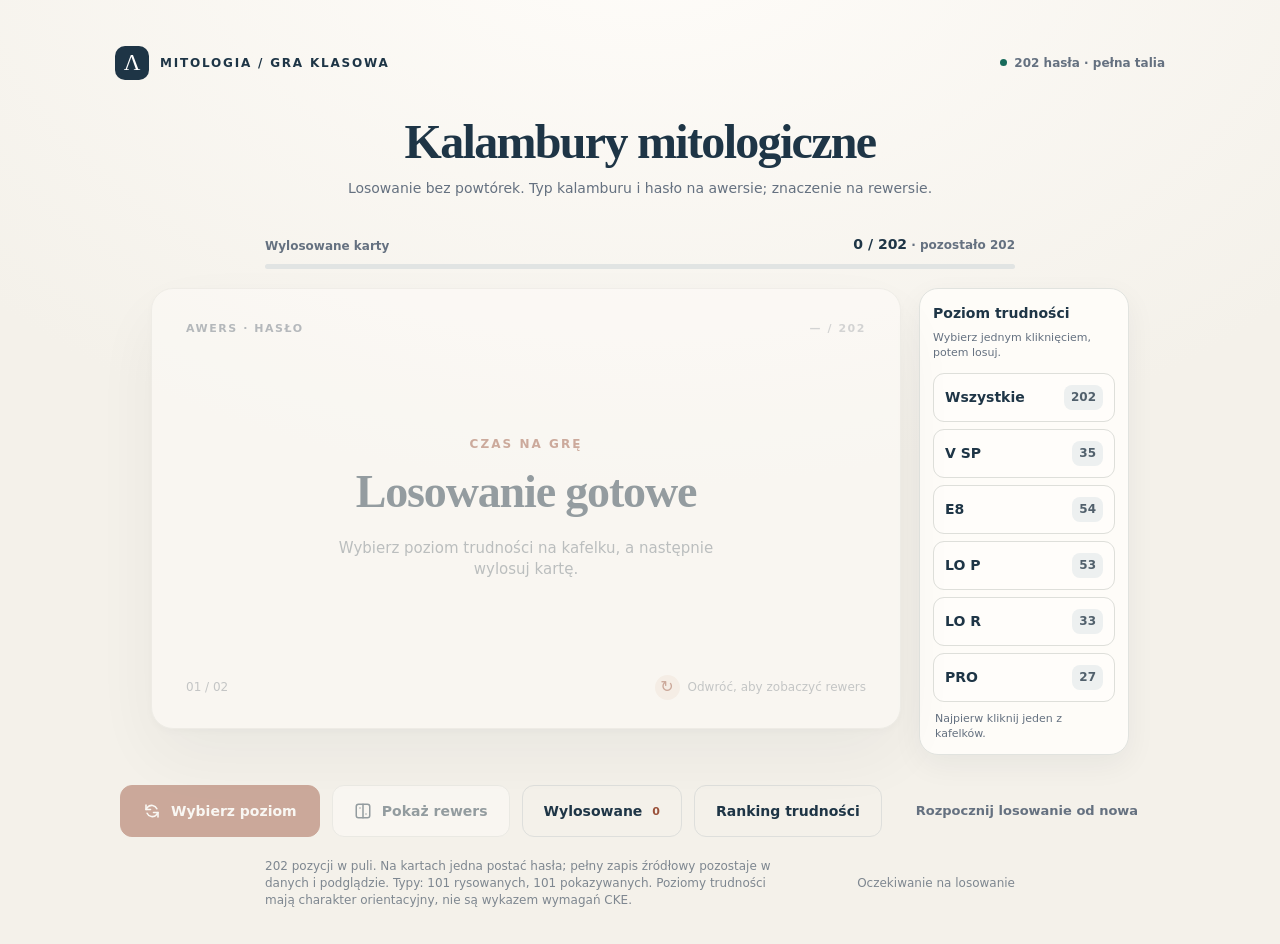
<file: apps/kalambury_mitologia_v3.html>
<!doctype html>
<html lang="pl">
<head>
<meta charset="utf-8" />
<meta name="viewport" content="width=device-width,initial-scale=1,viewport-fit=cover" />
<meta name="color-scheme" content="light" />
<meta name="theme-color" content="#F4F1EA" />
<title>Kalambury mitologiczne — losowanie 202 kart</title>
<style>
:root{--bg:#f4f1ea;--paper:#fffdfa;--ink:#212b39;--muted:#657180;--line:#dedfdc;--accent:#9a513a;--accent-soft:#f5e8df;--navy:#1e3546;--soft-blue:#e7eef1;--green:#176b5b;--shadow:0 28px 70px rgba(26,44,51,.11),0 3px 8px rgba(26,44,51,.05)}
*{box-sizing:border-box}
html{min-height:100%;background:var(--bg)}
body{margin:0;min-height:100vh;color:var(--ink);font-family:system-ui,-apple-system,"Segoe UI",Roboto,"Helvetica Neue",Arial,sans-serif;font-size:16px;line-height:1.4;background:radial-gradient(90% 80% at 50% -10%, #fffdfa 0%,var(--bg) 77%)}
button{font:inherit;-webkit-tap-highlight-color:transparent}
button:focus-visible{outline:3px solid #4289c9;outline-offset:4px}
button:disabled{cursor:not-allowed;opacity:.45}
.shell{width:min(100%,1120px);min-height:100vh;margin:auto;padding:34px 35px 34px;display:flex;flex-direction:column}
.topline{display:flex;align-items:center;justify-content:space-between;gap:16px;flex-wrap:wrap}
.brand{display:flex;gap:11px;align-items:center;font-size:12px;font-weight:800;letter-spacing:.15em;text-transform:uppercase;color:var(--navy)}
.brandmark{display:grid;place-items:center;background:var(--navy);color:white;width:34px;height:34px;border-radius:10px;font-family:Georgia,serif;font-size:23px;font-weight:400;letter-spacing:0}
.phase{display:inline-flex;align-items:center;gap:7px;color:var(--muted);font-size:12px;font-weight:600;white-space:nowrap}
.phase:before{content:"";display:inline-block;width:7px;height:7px;border-radius:50%;background:var(--green)}
.intro{text-align:center;margin-top:22px}
h1{margin:0;font-family:Georgia,"Times New Roman",serif;font-size:clamp(30px,4vw,48px);line-height:1.09;font-weight:600;letter-spacing:-.035em;color:var(--navy)}
.intro p{margin:11px 0 0;color:var(--muted);font-size:14px}
.progresszone{width:min(100%,750px);margin:26px auto 19px}
.progresslabels{display:flex;justify-content:space-between;align-items:flex-end;gap:12px;margin-bottom:9px;color:var(--muted);font-size:12px;font-weight:600}
.progresslabels strong{color:var(--navy);font-size:14px;font-variant-numeric:tabular-nums}
.meter{height:5px;background:#e1e4e3;border-radius:99px;overflow:hidden}
.meter>div{height:100%;width:0;background:var(--accent);border-radius:inherit;transition:width .25s ease}
.stage{position:relative;width:min(100%,750px);height:clamp(340px,49vh,475px);margin:0 auto;perspective:1450px}
.card{width:100%;height:100%;border:0;outline:0;border-radius:22px;background:none;cursor:pointer;position:relative;padding:0;text-align:left;transform-style:preserve-3d;transition:transform .62s cubic-bezier(.2,.72,.2,1)}
.card.flipped{transform:rotateY(180deg)}
.face{position:absolute;inset:0;border-radius:22px;background:var(--paper);box-shadow:var(--shadow);border:1px solid #e6e5e0;backface-visibility:hidden;-webkit-backface-visibility:hidden;overflow:hidden;display:flex;flex-direction:column;padding:28px 34px}
.back{transform:rotateY(180deg);background:#203749;color:#fff;border-color:#203749}
.face-header{display:flex;justify-content:space-between;align-items:center;gap:14px;min-height:25px;color:var(--muted);font-size:11px;letter-spacing:.14em;text-transform:uppercase;font-weight:800}
.front .number{font-variant-numeric:tabular-nums;color:#a6abb1}
.back .face-header{color:#abc5d4}
.face-content{flex:1;display:flex;flex-direction:column;justify-content:center;min-height:0}
.front .face-content{text-align:center;padding:12px 0}
.eyebrow{margin:0 0 12px;font-size:12px;text-transform:uppercase;letter-spacing:.17em;font-weight:800;color:var(--accent)}
.phrase{font-family:Georgia,"Times New Roman",serif;font-size:clamp(28px,4.05vw,46px);line-height:1.22;letter-spacing:-.025em;font-weight:600;overflow-wrap:anywhere;margin:0 auto;max-width:650px;color:var(--navy)}
.phrase.long{font-size:clamp(22px,3vw,35px)}
.phrase.xlong{font-size:clamp(18px,2.3vw,27px);line-height:1.2}
.phrase.xxlong{font-size:clamp(16px,1.95vw,22px);line-height:1.18}
.card-bottom{display:flex;align-items:center;justify-content:space-between;gap:10px;color:#889099;font-size:12px}
.card-bottom .turn{display:flex;align-items:center;gap:8px}
.card-bottom .turn span{display:inline-grid;place-items:center;width:25px;height:25px;border-radius:99px;background:var(--accent-soft);color:var(--accent);font-size:16px}
.back .face-content{justify-content:space-evenly;gap:17px;padding:14px 0 10px}
.back .label{font-size:11px;letter-spacing:.15em;text-transform:uppercase;font-weight:800;color:#bbd0dc;margin:0 0 8px}
.def{margin:0;font-size:clamp(17px,2.4vw,23px);line-height:1.38;font-weight:450;white-space:pre-line;overflow-wrap:anywhere;max-height:200px;overflow:auto;scrollbar-width:thin}
.def.long{font-size:clamp(14px,1.72vw,18px);line-height:1.35}
.def.xlong{font-size:clamp(13px,1.5vw,16px);line-height:1.3}
.modebox{display:flex;align-items:center;gap:15px;background:rgba(255,255,255,.085);border:1px solid rgba(255,255,255,.16);padding:16px 19px;border-radius:13px}
.mode-icon{display:grid;place-items:center;flex-shrink:0;width:43px;height:43px;border-radius:12px;background:rgba(255,255,255,.13);font-size:23px}
.modebox .label{margin:0 0:3px}
.modebox strong{display:block;font-size:20px;line-height:1.2;letter-spacing:.015em}
.back .card-bottom{color:#bdd0dc}
.back .turn span{background:rgba(255,255,255,.13);color:white}
.empty-face .face-content{text-align:center}
.empty-face .eyebrow{color:var(--accent)}
.empty-face .phrase{font-size:clamp(28px,4vw,44px)}
.empty-sub{margin:18px auto 0;color:#75808a;font-size:15px;max-width:390px}
.controls{display:flex;justify-content:center;gap:12px;align-items:center;flex-wrap:wrap;margin:25px auto 0}
.action{min-height:52px;border-radius:12px;border:1px solid var(--line);padding:0 21px;background:var(--paper);color:var(--navy);cursor:pointer;font-weight:750;font-size:14px;display:inline-flex;align-items:center;justify-content:center;gap:10px;transition:background .15s,transform .1s,box-shadow .15s}
.action:hover:not(:disabled){background:#fdfcf9;box-shadow:0 4px 14px rgba(31,52,64,.07)}
.action:active:not(:disabled){transform:translateY(1px)}
.action.primary{background:var(--accent);border-color:var(--accent);color:#fff;min-width:200px}
.action.primary:hover:not(:disabled){background:#87452f}
.action.quiet{background:transparent;border-color:transparent;color:var(--muted);font-size:13px}
.action.quiet:hover:not(:disabled){background:rgba(0,0,0,.04);box-shadow:none}
.action svg{height:18px;width:18px;flex:none}
.footer{width:min(100%,750px);margin:auto auto 0;padding-top:21px;display:flex;justify-content:space-between;align-items:center;gap:16px;font-size:12px;color:#7e8790}
.footer p{margin:0;max-width:520px}
.status{font-variant-numeric:tabular-nums;white-space:nowrap}
.sr{position:absolute;width:1px;height:1px;clip:rect(0,0,0,0);overflow:hidden;white-space:nowrap}
.dialog{border:none;border-radius:16px;padding:0;width:min(430px,calc(100% - 32px));color:var(--navy);background:#fffdfa;box-shadow:0 30px 110px rgba(0,0,0,.25)}
.dialog::backdrop{background:rgba(23,34,45,.65);backdrop-filter:blur(3px)}
.dialogbody{padding:27px}
.dialog h2{margin:0 0 9px;font-size:23px;font-family:Georgia,serif}
.dialog p{margin:0;color:var(--muted);font-size:14px}
.dialogactions{display:flex;gap:9px;justify-content:flex-end;margin-top:26px;flex-wrap:wrap}
.dialogactions button{min-height:44px}
@media (min-height:800px){.shell{padding-top:46px}.intro{margin-top:36px}.progresszone{margin-top:36px}.controls{margin-top:30px}}
@media (max-width:620px){.shell{padding:20px 16px 21px}.brand{font-size:10px;letter-spacing:.1em}.intro{margin-top:21px}.intro p{font-size:13px;max-width:290px;margin:10px auto 0}.progresszone{margin:19px auto 14px}.stage{height:min(56vh,480px);min-height:375px}.face{padding:20px 19px;border-radius:18px}.phrase{font-size:32px}.phrase.long{font-size:26px}.phrase.xlong{font-size:22px}.phrase.xxlong{font-size:18px}.back .face-content{padding:8px 0 5px;gap:9px}.def{font-size:18px}.def.long{font-size:15px}.def.xlong{font-size:13px;line-height:1.24}.modebox{padding:12px}.modebox strong{font-size:17px}.mode-icon{width:37px;height:37px;font-size:21px}.controls{margin-top:18px;display:grid;grid-template-columns:1fr 1fr;width:100%;gap:9px}.action{min-height:50px;padding:0 10px;font-size:13px}.action.primary{min-width:0;grid-column:1 / -1;grid-row:1}.action.quiet{grid-column:1 / -1;min-height:36px}.footer{margin-top:0;padding-top:11px;flex-direction:column;align-items:center;text-align:center;gap:4px;font-size:11px}.footer .status{display:none}}
@media (prefers-reduced-motion:reduce){*,*:before,*:after{transition:none!important}}

/* Wersja 2 — jednostkowe hasło, typ na awersie, historia i ranking */
.mode-pill{display:inline-flex;align-items:center;justify-content:center;gap:10px;padding:11px 18px;border-radius:999px;background:var(--soft-blue);color:var(--navy);border:1px solid #cbd9df;font-size:14px;font-weight:850;letter-spacing:.11em;text-transform:uppercase;align-self:center;margin:0 auto 21px;max-width:100%}
.mode-pill .mode-pict{font-size:18px;line-height:1}
.mode-pill[hidden]{display:none!important}
.level-pill[hidden]{display:none}
.level-pill{display:inline-flex;align-items:center;font-size:11px;border:1px solid #d2d9da;border-radius:999px;color:#425967;background:#eef2f2;padding:4px 9px;letter-spacing:.025em;font-weight:800;white-space:nowrap;text-transform:none}
.topright{display:flex;align-items:center;gap:10px}
.front .face-content{justify-content:center}
.back .face-content{justify-content:center}
.back .def{max-height:270px}
.action.panel{background:transparent;color:var(--navy)}
.action.panel .count{font-size:11px;color:var(--accent);font-weight:800}
.large-dialog{width:min(770px,calc(100% - 28px));max-height:min(87vh,850px);border-radius:18px}
.large-dialog[open]{display:flex;flex-direction:column}
.panelheader{display:flex;align-items:flex-start;justify-content:space-between;gap:16px;padding:26px 28px 15px;border-bottom:1px solid var(--line)}
.panelheader h2{margin:0;font-family:Georgia,serif;font-size:27px;line-height:1.15}
.panelheader p{margin:6px 0 0;color:var(--muted);font-size:13px}
.closebtn{border:1px solid var(--line);border-radius:10px;background:var(--paper);font-size:21px;width:38px;height:38px;display:grid;place-items:center;color:var(--navy);cursor:pointer;flex-shrink:0}
.paneltools{display:flex;align-items:center;gap:9px;padding:14px 28px;flex-wrap:wrap}
.paneltools input,.paneltools select{border-radius:10px;padding:11px 13px;background:#fff;border:1px solid #d7dcd9;color:var(--ink);font-size:14px;min-height:42px}
.paneltools input{flex:1;min-width:150px}
.paneltools select{max-width:100%}
.panellist{padding:0 28px 25px;overflow:auto;min-height:100px;max-height:58vh;scrollbar-width:thin}
.record{background:var(--paper);border:1px solid #e4e5e1;border-radius:11px;margin:8px 0;overflow:hidden}
.record summary{cursor:pointer;list-style:none;display:flex;justify-content:space-between;align-items:center;gap:13px;padding:13px 14px;font-size:14px}
.record summary::-webkit-details-marker{display:none}
.record summary:hover{background:#f7f6f2}
.record-title{flex:1;min-width:0;font-weight:700;line-height:1.3}
.record-n{font-variant-numeric:tabular-nums;color:var(--muted);font-size:12px;width:44px;flex-shrink:0}
.record-right{display:flex;align-items:center;gap:6px;flex-wrap:wrap;justify-content:flex-end}
.tier{font-size:11px;color:#496071;border:1px solid #d6dfe0;border-radius:99px;padding:4px 7px;white-space:nowrap;background:#f1f5f5;font-weight:700}
.game-mode{font-size:11px;color:#8c503c;border:1px solid #eedbd2;background:#fbf1ec;border-radius:99px;padding:4px 7px;white-space:nowrap;font-weight:800}
.record .details{padding:3px 16px 16px;border-top:1px solid #e8e8e3;font-size:13px;line-height:1.5}
.record .details .small-title{font-size:10px;text-transform:uppercase;letter-spacing:.11em;font-weight:800;color:var(--muted);margin-top:11px}
.record .details p{margin:5px 0 8px;color:var(--ink);white-space:pre-line}
.record .details .source{color:var(--muted);font-size:12px}
.panelgroup{margin:18px 0 8px;color:var(--navy);font-size:15px;font-weight:800}
.panelgroup:first-child{margin-top:5px}
.panelgroup span{font-size:12px;color:var(--muted);font-weight:600}
.empty-list{color:var(--muted);font-size:14px;padding:27px 3px}
@media(max-width:620px){.mode-pill{font-size:12px;padding:9px 13px;margin-bottom:16px}.topright{gap:6px}.level-pill{font-size:10px;padding:3px 7px}.controls{grid-template-columns:1fr 1fr}.action.panel{grid-column:auto}.action.quiet{grid-column:1/-1}.panelheader{padding:18px 16px 13px}.panelheader h2{font-size:23px}.paneltools{padding:12px 16px}.panellist{padding:0 16px 18px}.record summary{padding:11px 9px;gap:7px;flex-wrap:wrap}.record-n{width:32px}.record-right{width:100%;padding-left:39px;justify-content:flex-start}.record-title{flex:1 1 calc(100% - 45px)}.large-dialog{max-height:91vh}.stage{min-height:375px}.front .phrase{font-size:clamp(27px,6vw,38px)}.front .phrase.long{font-size:clamp(23px,5vw,30px)}.back .def{max-height:230px}}


/* Wersja 3 — wybór poziomu na kaflach bezpośrednio obok karty */
.play-area{width:min(100%,994px);margin:0 auto;display:grid;grid-template-columns:minmax(0,750px) 210px;gap:18px;align-items:stretch;justify-content:center}
.play-area .stage{width:100%;margin:0;min-width:0}
.level-selector{border-radius:19px;border:1px solid #e1e3df;background:rgba(255,253,250,.9);padding:16px 13px 13px;box-shadow:0 10px 30px rgba(26,44,51,.055);display:flex;flex-direction:column;gap:9px;min-width:0}
.level-selector h2{font-size:14px;font-weight:850;color:var(--navy);margin:0;line-height:1.25}
.level-selector .level-instruction{font-size:11px;color:var(--muted);line-height:1.35;margin:0 0 3px}
.level-tiles{display:flex;flex-direction:column;gap:7px}
.level-tile{width:100%;min-height:49px;border:1px solid #dedfda;border-radius:11px;background:var(--paper);color:var(--navy);display:flex;align-items:center;justify-content:space-between;gap:8px;padding:8px 11px;cursor:pointer;text-align:left;transition:background .15s,border-color .15s,box-shadow .15s}
.level-tile:hover:not(:disabled){background:#f7f3ed;border-color:#c7b3a9}
.level-tile[aria-pressed="true"]{background:var(--navy);border-color:var(--navy);color:white;box-shadow:0 4px 12px rgba(30,53,70,.16)}
.level-tile .tile-name{font-size:14px;font-weight:800;line-height:1.05;white-space:nowrap}
.level-tile .tile-remaining{font-size:12px;font-weight:750;border-radius:8px;background:#edf0f0;color:#51606c;padding:4px 7px;min-width:30px;text-align:center;font-variant-numeric:tabular-nums}
.level-tile[aria-pressed="true"] .tile-remaining{background:rgba(255,255,255,.16);color:white}
.level-tile:disabled{opacity:.36}
.level-hint{font-size:11px;line-height:1.4;color:var(--muted);margin:auto 2px 0}
@media(max-width:830px){.play-area{grid-template-columns:minmax(0,1fr) 170px;gap:11px}.level-selector{padding:12px 9px}.level-tile{padding:7px 9px}}
@media(max-width:690px){.play-area{display:flex;flex-direction:column;gap:12px}.play-area .stage{width:100%;margin:0}.level-selector{order:-1;padding:12px;gap:7px}.level-tiles{display:grid;grid-template-columns:repeat(3,minmax(0,1fr));gap:7px}.level-tile{min-height:49px;padding:8px 8px}.level-tile .tile-name{font-size:12px}.level-tile .tile-remaining{font-size:11px;min-width:24px;padding:3px 5px}.level-hint{margin:0 2px}}
@media(max-width:390px){.level-tile{padding:7px 6px;gap:4px}.level-tile .tile-name{font-size:11px}}

</style>
</head>
<body>
<main class="shell">
 <header class="topline">
  <div class="brand"><span class="brandmark" aria-hidden="true">Λ</span><span>Mitologia / gra klasowa</span></div>
  <span class="phase">202 hasła · pełna talia</span>
 </header>
 <section class="intro" aria-label="Tytuł gry">
  <h1>Kalambury mitologiczne</h1>
  <p>Losowanie bez powtórek. Typ kalamburu i hasło na awersie; znaczenie na rewersie.</p>
 </section>
 <section class="progresszone" aria-label="Postęp rozgrywki">
  <div class="progresslabels"><span>Wylosowane karty</span><span><strong id="progress">0 / 202</strong> <span id="remain">· pozostało 202</span></span></div>
  <div class="meter" role="progressbar" aria-label="Postęp losowania" aria-valuemin="0" aria-valuemax="202" aria-valuenow="0" id="meter"><div id="fill"></div></div>
 </section>
 <div class="play-area">
 <section class="stage" aria-label="Karta do kalamburów">
  <button class="card" id="card" type="button" aria-label="Odwróć kartę, aby zobaczyć drugą stronę" disabled>
   <div class="face front" id="front" aria-hidden="false">
    <div class="face-header"><span>AWERS <span aria-hidden="true">·</span> HASŁO</span><div class="topright"><span class="level-pill" id="levelpill">Poziom</span><span class="number" id="cardno">— / 202</span></div></div>
    <div class="face-content">
     <div class="eyebrow" id="fronttitle">Czas na grę</div><div class="mode-pill" id="modepill" hidden><span class="mode-pict" id="modeicon" aria-hidden="true">✎</span><span id="mode">RYSOWANY</span></div>
     <div class="phrase" id="phrase">Losowanie gotowe</div>
     <p class="empty-sub" id="welcome">Wybierz poziom trudności na kafelku, a następnie wylosuj kartę.</p>
    </div>
    <div class="card-bottom"><span>01 / 02</span><span class="turn"><span aria-hidden="true">↻</span> Odwróć, aby zobaczyć rewers</span></div>
   </div>
   <div class="face back" id="back" aria-hidden="true">
    <div class="face-header"><span>REWERS <span aria-hidden="true">·</span> ZNACZENIE</span><span id="backno">— / 202</span></div>
    <div class="face-content">
     <div><div class="label">Znaczenie frazeologizmu</div><p class="def" id="definition"></p></div>
    </div>
    <div class="card-bottom"><span>02 / 02</span><span class="turn"><span aria-hidden="true">↻</span> Wróć do hasła</span></div>
   </div>
  </button>
 </section>
 <aside class="level-selector" aria-labelledby="leveltitle">
  <h2 id="leveltitle">Poziom trudności</h2>
  <p class="level-instruction">Wybierz jednym kliknięciem, potem losuj.</p>
  <div class="level-tiles" role="group" aria-label="Poziom następnej karty">
   <button class="level-tile" type="button" data-pick-level="all" aria-pressed="false"><span class="tile-name">Wszystkie</span><span class="tile-remaining" data-left="all">202</span></button>
   <button class="level-tile" type="button" data-pick-level="1" aria-pressed="false"><span class="tile-name">V SP</span><span class="tile-remaining" data-left="1">—</span></button>
   <button class="level-tile" type="button" data-pick-level="2" aria-pressed="false"><span class="tile-name">E8</span><span class="tile-remaining" data-left="2">—</span></button>
   <button class="level-tile" type="button" data-pick-level="3" aria-pressed="false"><span class="tile-name">LO P</span><span class="tile-remaining" data-left="3">—</span></button>
   <button class="level-tile" type="button" data-pick-level="4" aria-pressed="false"><span class="tile-name">LO R</span><span class="tile-remaining" data-left="4">—</span></button>
   <button class="level-tile" type="button" data-pick-level="5" aria-pressed="false"><span class="tile-name">PRO</span><span class="tile-remaining" data-left="5">—</span></button>
  </div>
  <p class="level-hint" id="levelhint" aria-live="polite">Wybierz poziom, aby rozpocząć.</p>
 </aside>
 </div>
 <nav class="controls" aria-label="Sterowanie grą">
  <button class="action primary" type="button" id="next"><svg viewBox="0 0 24 24" fill="none" stroke="currentColor" stroke-width="2.1" stroke-linecap="round" stroke-linejoin="round" aria-hidden="true"><path d="M4 4v6h6M20 20v-6h-6"/><path d="M5.5 15A7.5 7.5 0 0 0 18 17l2-3M4 10l2-3A7.5 7.5 0 0 1 18.5 9"/></svg><span id="nextlabel">Losuj pierwszą kartę</span></button>
  <button class="action" type="button" id="flip" disabled><svg viewBox="0 0 24 24" fill="none" stroke="currentColor" stroke-width="2" stroke-linecap="round" stroke-linejoin="round" aria-hidden="true"><rect x="3" y="3" width="18" height="18" rx="3"/><path d="M12 3v18M8 8h.01M16 16h.01"/></svg><span id="fliplabel">Pokaż rewers</span></button>
  <button class="action panel" id="history" type="button">Wylosowane <span class="count" id="historycount">0</span></button>
  <button class="action panel" id="ranking" type="button">Ranking trudności</button>
  <button class="action quiet" id="reset" type="button">Rozpocznij losowanie od nowa</button>
 </nav>
 <footer class="footer">
  <p>202 pozycji w puli. Na kartach jedna postać hasła; pełny zapis źródłowy pozostaje w danych i podglądzie. Typy: 101 rysowanych, 101 pokazywanych. Poziomy trudności mają charakter orientacyjny, nie są wykazem wymagań CKE.</p>
  <span class="status" id="status" aria-live="polite">Oczekiwanie na losowanie</span>
 </footer>
</main>
<dialog id="confirm" class="dialog">
 <div class="dialogbody"><h2>Rozpocząć od początku?</h2><p>Przywróci to wszystkie 202 karty do puli losowania. Obecny postęp zostanie wyzerowany.</p><div class="dialogactions"><button class="action" type="button" id="cancel">Anuluj</button><button class="action primary" type="button" id="confirmreset">Resetuj talię</button></div></div>
</dialog>

<dialog id="historydialog" class="dialog large-dialog" aria-labelledby="historyheading">
 <div class="panelheader"><div><h2 id="historyheading">Wylosowane hasła</h2><p>Od najnowszego. Rozwiń kartę, aby przypomnieć sobie znaczenie.</p></div><button class="closebtn" type="button" id="closehistory" aria-label="Zamknij historię">×</button></div>
 <div class="paneltools"><input id="historysearch" type="search" placeholder="Szukaj w historii…" aria-label="Szukaj w wylosowanych hasłach" /></div>
 <div class="panellist" id="historylist"></div>
</dialog>
<dialog id="rankingdialog" class="dialog large-dialog" aria-labelledby="rankingheading">
 <div class="panelheader"><div><h2 id="rankingheading">Ranking trudności</h2><p>Pełne 202 pozycje. Pięć poziomów, od podstawowych do filologii klasycznej.</p></div><button class="closebtn" type="button" id="closeranking" aria-label="Zamknij ranking">×</button></div>
 <div class="paneltools"><input id="rankingsearch" type="search" placeholder="Szukaj frazeologizmu…" aria-label="Szukaj w rankingu" /><select id="rankingfilter" aria-label="Filtr poziomu"><option value="all">Wszystkie poziomy</option><option value="1">V SP</option><option value="2">E8</option><option value="3">LO P</option><option value="4">LO R</option><option value="5">PRO · filologia klasyczna</option></select></div>
 <div class="panellist" id="rankinglist"></div>
</dialog>

<div class="sr" id="announce" aria-live="polite"></div>
<script>

'use strict';
const CARDS = [{"id":1,"haslo":"pięta Achillesa / Achillesowa","znaczenie":"słaba strona kogoś/ czegoś","karta":"pięta Achillesa","poziom":1},{"id":2,"haslo":"historia opowiedziana Alkinoosowi","znaczenie":"opowieść długa i zawiła","karta":"historia opowiedziana Alkinoosowi","poziom":5},{"id":3,"haslo":"dawać jabłka Alkinoosowi","znaczenie":"wykonywać czynność bezużyteczną/ bezsensowną","karta":"dawać jabłka Alkinoosowi","poziom":5},{"id":4,"haslo":"róg obfitości / Amaltei","znaczenie":"bogactwo,  niewyczerpane zapasy","karta":"róg obfitości","poziom":1},{"id":5,"haslo":"(sypać się / posypać się) jak z rogu obfitości","znaczenie":"występowanie (czegoś) w wielkiej obfitości","karta":"sypać się jak z rogu obfitości","poziom":2},{"id":6,"haslo":"strzała Amora / amora (Kupidyna / Erosa)","znaczenie":"niespodziewane zakochanie się","karta":"strzała Amora","poziom":1},{"id":7,"haslo":"ugodzony / trafiony strzałą Amora","znaczenie":"osoba która zakochała się nagle i niespodziewanie","karta":"trafiony strzałą Amora","poziom":1},{"id":8,"haslo":"zostać / być ugodzonym strzałą Amora / Erosa / Kupidyna","znaczenie":"nage się zakochać","karta":"zostać ugodzonym strzałą Amora","poziom":1},{"id":9,"haslo":"między ustami a brzegiem pucharu","znaczenie":"sytuacja w której osiągnięcie celu może być nagle zagrożona przez niespodziewane wydarzenia","karta":"między ustami a brzegiem pucharu","poziom":3},{"id":10,"haslo":"apoliński; apolińska postać / uroda; apolińskie rysy","znaczenie":"wyjątkowa piękna postać","karta":"apolińska uroda","poziom":3},{"id":11,"haslo":"syn Apollina","znaczenie":"artysta, poeta","karta":"syn Apollina","poziom":3},{"id":12,"haslo":"piękny / zbudowany / smukły jak Apollo-","znaczenie":"młody i piękny mężczyzna o harmonijnej budowie ciała i klasycznych rysach.","karta":"piękny jak Apollo","poziom":1},{"id":13,"haslo":"aresowy; męstwo aresowe-","znaczenie":"bojowy, wojowniczy, waleczny","karta":"męstwo aresowe","poziom":4},{"id":14,"haslo":"wyprawa (Argonautów) po złote runo-","znaczenie":"wyprawa trudna z wyznaczonym celem prowadząca do bogactwa, satysfakcji ; Daleka wyprawa w danym celu w poszukiwaniu czegoś wartościowego","karta":"wyprawa Argonautów po złote runo","poziom":3},{"id":15,"haslo":"złote runo-","znaczenie":"atrakcyjna zdobycz majątek, bogactwo","karta":"złote runo","poziom":1},{"id":16,"haslo":"szukać złotego runa-","znaczenie":"szukać bogactwa, czegoś wartościowego","karta":"szukać złotego runa","poziom":2},{"id":17,"haslo":"argusowy; argusowa nieufność, czujność-","znaczenie":"ktoś czujny, podejrzliwy","karta":"argusowa czujność","poziom":3},{"id":18,"haslo":"argusowe oczy / oko-","znaczenie":"czujny, podejrzliwy, baczny wzrok, przed któremu nic nie umknie","karta":"argusowe oko","poziom":2},{"id":19,"haslo":"strzec (kogoś / czegoś) argusowym okiem-","znaczenie":"chronić pilnować (kogoś/czegoś) ze wzmożoną czujnością i podejrzliwością","karta":"strzec argusowym okiem","poziom":3},{"id":20,"haslo":"nić Ariadny-","znaczenie":"sposób wybrnięcia z zawiłej i beznadziejnej sytuacji","karta":"nić Ariadny","poziom":1},{"id":21,"haslo":"(dojść / dochodzić / trafić) po nitce do kłębka-","znaczenie":"wyjaśnić coś poprzez cierpliwe, stopniowe badanie śladów, oraz poprzez wysnuwanie wniosków","karta":"dojść po nitce do kłębka","poziom":2},{"id":22,"haslo":"brzemię Atlasa / atlasowe-","znaczenie":"ciężar nie do zniesienia/ ponad ludzkie siły","karta":"brzemię Atlasa","poziom":2},{"id":23,"haslo":"stajnia Augiasza / augiaszowa / Augiaszowa || stajnie Augiasza / augiaszowe / Augiaszowe-","znaczenie":"wielki nieporządek ; od dawna nie posprzątane pomieszczenie","karta":"stajnia Augiasza","poziom":1},{"id":24,"haslo":"uprzątnąć / wyczyścić / oczyścić / sprzątać / uprzątnąć stajnie Augiasza / augiaszowe || stajnie Augiasza, augiaszową-","znaczenie":"sprzątać bałagan ; radykalnie usuwać nagromadzone zaniedbania w jakiejś dziedzinie życia","karta":"uprzątnąć stajnię Augiasza","poziom":1},{"id":25,"haslo":"bachusowy / bachiczny; bachusowa / bachiczna uczta / zabawa; bachusowy / bachiczny śmiech / uśmiech -","znaczenie":"przypominający Bachusa, lub obchody ku jego czci; hulaszczy, pijacki, rozwiązły,","karta":"bachiczna uczta","poziom":3},{"id":26,"haslo":"bachusowa praca","znaczenie":"pijaństwo","karta":"bachusowa praca","poziom":5},{"id":27,"haslo":"bachowy / bachusowy napój / sok / trunek","znaczenie":"wino","karta":"bachusowy trunek","poziom":4},{"id":28,"haslo":"czciciel Bachusa || bachusowi czciciele","znaczenie":"pijak, pijacy","karta":"czciciel Bachusa","poziom":4},{"id":29,"haslo":"wzrok / oczy / spojrzenie bazyliszka / bazyliszkowe / bazyliszkowate","znaczenie":"spojrzenie, oczy przeszywające, nieżyczliwe, nienawistne, podstępne","karta":"spojrzenie bazyliszka","poziom":2},{"id":30,"haslo":"(płakać jak bazyliszek)","znaczenie":"wylewać łzy z wyrachowania, nieszczerze się smucić","karta":"płakać jak bazyliszek","poziom":4},{"id":31,"haslo":"list Bellerofonta","znaczenie":"list zawierający treści zgubne dla doręczyciela","karta":"list Bellerofonta","poziom":5},{"id":32,"haslo":"syn Bellony -","znaczenie":"żołnierz, wojak","karta":"syn Bellony","poziom":4},{"id":33,"haslo":"czuwać / pilnować / zachowywać się jak Cerber","znaczenie":"być bardzo czujnym, nieustępliwym, wręcz nieżyczliwym stróżem, dozorcą kogoś/czegoś","karta":"pilnować jak Cerber","poziom":1},{"id":34,"haslo":"łódź Charona","znaczenie":"symbol oznaczający śmierć","karta":"łódź Charona","poziom":3},{"id":35,"haslo":"Scylla i Charybda","znaczenie":"niebezpieczeństwo zagrażające jednocześnie z dwu stron","karta":"Scylla i Charybda","poziom":1},{"id":36,"haslo":"być / znaleźć się / znajdować się między Scyllą a / i Charybdą","znaczenie":"być / znaleźć się w niebezpieczeństwie zagrażającym jednocześnie z dwu stron, w sytuacji trudnej (z pozoru) bez wyjścia","karta":"między Scyllą a Charybdą","poziom":2},{"id":37,"haslo":"przejść / przepłynąć przez Scyllę i Charybdę","znaczenie":"wyjść cało z niebezpieczeństwa, uniknąć niebezpiecznej sytuacji","karta":"przepłynąć przez Scyllę i Charybdę","poziom":2},{"id":38,"haslo":"złoty deszcz","znaczenie":"szczęście, bogactwo, dobrobyt / hojne datki spadające na kogoś","karta":"złoty deszcz","poziom":3},{"id":39,"haslo":"praca Danaid / danaidowa || beczka Danaid","znaczenie":"niekończący się bezowocny i  daremny trud, coś co wymaga ogromnych wysiłków a nie przynosi oczekiwanych efektów i korzyści / człowiek, któremu wszystko jest mało albo coś (np. dom) co wymaga bezustannych nakładów","karta":"praca Danaid","poziom":2},{"id":40,"haslo":"koszula / szata / suknia Dejaniry","znaczenie":"przyczyna ogromnych cierpień i męczarni, od których nie ma ucieczki","karta":"koszula Dejaniry","poziom":2},{"id":41,"haslo":"deukaliońska powódź","znaczenie":"potop","karta":"deukaliońska powódź","poziom":4},{"id":42,"haslo":"od czasów Deukaliona","znaczenie":"od czasu potopu/ od bardzo dawna","karta":"od czasów Deukaliona","poziom":4},{"id":43,"haslo":"diomedowa zamiana","znaczenie":"niekorzystna zamiana, w której cała korzyść przypada jednej stronie","karta":"diomedowa zamiana","poziom":5},{"id":44,"haslo":"diomedowy przymus","znaczenie":"absolutnie nieodparty przymus","karta":"diomedowy przymus","poziom":5},{"id":45,"haslo":"dionizyjski; dionizyjski nastrój / humor; dionizyjska zabawa / uczta","znaczenie":"wesoły, beztroski, bachiczny, orgiastyczny, żywiołowy","karta":"dionizyjska zabawa","poziom":3},{"id":46,"haslo":"spiż dodoński","znaczenie":"człowiek bardzo gadatliwy; papla, gaduła","karta":"spiż dodoński","poziom":5},{"id":47,"haslo":"edypowa zagadka","znaczenie":"zagadka trudna do odgadnięcia","karta":"edypowa zagadka","poziom":2},{"id":48,"haslo":"pod (czyjąś) egidą","znaczenie":"pod czyjąś opieką, czyimś przewodnictwem, wpływem, patronatem, pod czyimiś auspicjami","karta":"pod czyjąś egidą","poziom":3},{"id":49,"haslo":"cienie elizejskie","znaczenie":"mary, duchy zmarłych, błąkające się po Polach Elizejskich","karta":"cienie elizejskie","poziom":4},{"id":50,"haslo":"Pola Elizejskie || kraina cieni / cieniów || w krainie cieniów","znaczenie":"pośmiertny świat, miejsce szczęśliwego pobytu dusz zmarłych sprawiedliwych i uczciwych; życie pozagrobowe, kraina wiecznej wiosny i szczęścia","karta":"Pola Elizejskie","poziom":2},{"id":51,"haslo":"łzy Eos -","znaczenie":"rosa","karta":"łzy Eos","poziom":4},{"id":52,"haslo":"jabłko niezgody / Eris","znaczenie":"przyczyna sporu, niezgody","karta":"jabłko niezgody","poziom":1},{"id":53,"haslo":"uczeń Eskulapa","znaczenie":"lekarz","karta":"uczeń Eskulapa","poziom":3},{"id":54,"haslo":"fama / stugębna fama","znaczenie":"zwykle wyolbrzymiona plotka lub wieść","karta":"stugębna fama","poziom":3},{"id":55,"haslo":"fama głosi / niesie","znaczenie":"krążą plotki na jakiś temat","karta":"fama głosi","poziom":3},{"id":56,"haslo":"rozeszła się fama","znaczenie":"rozeszła się wieść, plotka, pogłoska","karta":"rozeszła się fama","poziom":3},{"id":57,"haslo":"wóz Apolla / Feba / Febusa","znaczenie":"słońce","karta":"wóz Apolla","poziom":4},{"id":58,"haslo":"odradzać się / odrodzić się / powstać (jak / niczym feniks / Feniks) z popiołów","znaczenie":"odradzać się, powstawać na nowo z gruzów; zaistnieć od nowa","karta":"odrodzić się jak feniks z popiołów","poziom":1},{"id":59,"haslo":"dzieci Flory","znaczenie":"kwiaty","karta":"dzieci Flory","poziom":3},{"id":60,"haslo":"uczta Fokosa","znaczenie":"uczta, na której goście zabijają gospodarza","karta":"uczta Fokosa","poziom":4},{"id":61,"haslo":"dar / dary fortuny || łaska /łaski fortuny","znaczenie":"nieoczekiwany majątek, bogactwo szczęście; cecha, która może przynieść człowiekowi powodzenie; pomyślne okoliczności zaistniałe bez wysiłku człowieka","karta":"dary fortuny","poziom":3},{"id":62,"haslo":"koło fortuny / Fortuny","znaczenie":"zmienność losu, następowanie po sobie wydarzeń pomyślnych i niepomyślnych","karta":"koło fortuny","poziom":2},{"id":63,"haslo":"fortuna kołem się toczy","znaczenie":"powodzenie w życiu się zmienia","karta":"fortuna kołem się toczy","poziom":2},{"id":64,"haslo":"ślepa fortuna","znaczenie":"przypadek","karta":"ślepa fortuna","poziom":3},{"id":65,"haslo":"uśmiech fortuny","znaczenie":"szczęśliwy zwrot, zmiana w życiu","karta":"uśmiech fortuny","poziom":1},{"id":66,"haslo":"fortuna uśmiecha się do (kogoś)","znaczenie":"różne sprawy układają się komuś pomyślnie","karta":"fortuna uśmiecha się do kogoś","poziom":1},{"id":67,"haslo":"wybraniec / ulubieniec / dziecię fortuny","znaczenie":"osoba ciesząca się wyjątkowym powodzeniem, szczęściem","karta":"ulubieniec fortuny","poziom":3},{"id":68,"haslo":"zmienna fortuna || fortuna zmienną jest","znaczenie":"różne, dobre i złe koleje losu, szczęście przeplata się z niepowodzeniami w życiu","karta":"fortuna zmienną jest","poziom":3},{"id":69,"haslo":"chwytać fortunę za nogi","znaczenie":"korzystać z każdej okazji, aby osiągnąć szczęście","karta":"chwytać fortunę za nogi","poziom":2},{"id":70,"haslo":"kusić fortunę","znaczenie":"niepotrzebnie prowokować wydarzenia","karta":"kusić fortunę","poziom":2},{"id":71,"haslo":"śmiałym fortuna sprzyja / służy","znaczenie":"odważnym dopisuje szczęście","karta":"śmiałym fortuna sprzyja","poziom":2},{"id":72,"haslo":"zły jak furia","znaczenie":"wściekły, bardzo zdenerwowany","karta":"zły jak furia","poziom":1},{"id":73,"haslo":"rzucić się na (coś / kogoś) jak furia","znaczenie":"wściekle, gwałtownie kogoś/coś zaatakować","karta":"rzucić się na kogoś jak furia","poziom":2},{"id":74,"haslo":"wpaść / wpadać / wbiec (na kogoś / gdzieś) jak furia","znaczenie":"wbiec gdzieś/na kogoś gwałtownie, ze złością, będąc poruszonym","karta":"wpaść gdzieś jak furia","poziom":2},{"id":75,"haslo":"wybiec / wypaść (skądś) jak furia","znaczenie":"wybiec skądś gwałtownie, będąc bardzo poruszonym i okazując złość","karta":"wypaść skądś jak furia","poziom":2},{"id":76,"haslo":"boginie wdzięku || trzy gracje -","znaczenie":"piękne kobiety","karta":"trzy gracje","poziom":2},{"id":77,"haslo":"naszyjnik Harmonii -","znaczenie":"zgubny dar","karta":"naszyjnik Harmonii","poziom":5},{"id":78,"haslo":"peplos / szata Harmonii -","znaczenie":"zgubny dar","karta":"szata Harmonii","poziom":5},{"id":79,"haslo":"herkulesowy; herkulesowa siła / sylwetka -","znaczenie":"atletyczna, potężna budowa ciała","karta":"herkulesowa siła","poziom":1},{"id":80,"haslo":"praca herkulesowa -","znaczenie":"praca przekraczająca ludzkie siły","karta":"praca herkulesowa","poziom":2},{"id":81,"haslo":"(być) silny jak Herkules -","znaczenie":"być niezwykle silnym","karta":"silny jak Herkules","poziom":1},{"id":82,"haslo":"być jak Herkules na rozstajach || stanąć na rozdrożu jak Herkules -","znaczenie":"wahać się przed podjęciem ważnej decyzji","karta":"Herkules na rozstajach","poziom":2},{"id":83,"haslo":"część / udział Hermesa","znaczenie":"połowa znaleziska","karta":"część Hermesa","poziom":5},{"id":84,"haslo":"wszedł Hermes || Hermes przeleciał","znaczenie":"nagła niezręczna cisza w rozmowie","karta":"wszedł Hermes","poziom":5},{"id":85,"haslo":"złote jabłko","znaczenie":"źródło ogromnego zysku","karta":"złote jabłko","poziom":3},{"id":86,"haslo":"hydra","znaczenie":"odradzające się nieszczęście","karta":"hydra","poziom":1},{"id":87,"haslo":"urwać / uciąć łeb hydrze","znaczenie":"zatrzymać szerzące się zło","karta":"uciąć łeb hydrze","poziom":1},{"id":88,"haslo":"hydra (jędza) niezgody powstaje","znaczenie":"szerzenie się nieporozumień","karta":"hydra niezgody powstaje","poziom":3},{"id":89,"haslo":"ikarowe loty || ikarowy lot || lot Ikara","znaczenie":"śmiałe, nieprzemyślane plany","karta":"ikarowy lot","poziom":2},{"id":90,"haslo":"ikarowe skrzydła || skrzydła Ikara","znaczenie":"coś nietrwałego, ale wartościowego","karta":"skrzydła Ikara","poziom":2},{"id":91,"haslo":"koło Iksjona","znaczenie":"męczarnie bez końca","karta":"koło Iksjona","poziom":5},{"id":92,"haslo":"biedniejszy od Irosa -","znaczenie":"bardzo biedny","karta":"biedniejszy od Irosa","poziom":5},{"id":93,"haslo":"janusowe / Janusowe oblicze","znaczenie":"coś sprzecznego, może być także człowiek dwulicowy","karta":"janusowe oblicze","poziom":2},{"id":94,"haslo":"jowiszowy; jowiszowa postawa; jowiszowe brwi; jowiszowy gniew","znaczenie":"dostojny, potężny, ale złowieszczy","karta":"jowiszowy gniew","poziom":3},{"id":95,"haslo":"jowiszowe spojrzenie / oblicze / twarz || jowiszowy wyraz (na) twarzy","znaczenie":"spojrzenie tak surowe, że aż groźne","karta":"jowiszowe spojrzenie","poziom":3},{"id":96,"haslo":"nastroszyć brwi jowiszowo -","znaczenie":"zmarszczyć brwi","karta":"nastroszyć brwi jowiszowo","poziom":4},{"id":97,"haslo":"nim jeszcze Jowisz zapuścił brodę","znaczenie":"wiele lat temu","karta":"nim Jowisz zapuścił brodę","poziom":5},{"id":98,"haslo":"początek od Jowisza","znaczenie":"początek od najważniejszej rzeczy lub osoby","karta":"początek od Jowisza","poziom":5},{"id":99,"haslo":"pod (zimnym) Jowiszem -","znaczenie":"pod gołym niebem","karta":"pod zimnym Jowiszem","poziom":5},{"id":100,"haslo":"groźny jak Jowisz","znaczenie":"bardzo groźny","karta":"groźny jak Jowisz","poziom":3},{"id":101,"haslo":"kadmejskie zwycięstwo","znaczenie":"zwycięstwo tragiczne dla obu stron","karta":"kadmejskie zwycięstwo","poziom":5},{"id":102,"haslo":"kastalski zdrój || źródło kastalskie","znaczenie":"źródło dające natchnienie do  czegoś/ poezja","karta":"kastalski zdrój","poziom":4},{"id":103,"haslo":"Kastor i Polluks || nierozdzielni jak Kastor i Polluks","znaczenie":"wierni i nierozłączni przyjaciele","karta":"nierozdzielni jak Kastor i Polluks","poziom":2},{"id":104,"haslo":"kimeryjskie ciemności","znaczenie":"wielkie, nieprzeniknione, gęste ciemności","karta":"kimeryjskie ciemności","poziom":4},{"id":105,"haslo":"uczta Lapitów","znaczenie":"uczta kończąca się kłótnią, a nawet bijatyką","karta":"uczta Lapitów","poziom":5},{"id":106,"haslo":"lary i penaty","znaczenie":"sprzęty, ruchomości domowe/ wszystko to, co składa się na atmosferę domu w rozumieniu gniazda rodzinnego, ogniska domowego; dom","karta":"lary i penaty","poziom":3},{"id":107,"haslo":"(lelum polelum || Lelum Polelum || taki to lelum polelum)","znaczenie":"człowiek flegmatyczny, powolny, ospały, ślamazarny/ powoli, flegmatycznie, ospale, bez pośpiechu/ obwiśle (o ubraniu)/ pijak","karta":"lelum polelum","poziom":3},{"id":108,"haslo":"(Lelum Polelum, Fistum Pofistum)","znaczenie":"coś bezwartościowego, nienadającego się do niczego/ ktoś niezasługujący na zaufanie/ pożal się Boże (wyraz ubolewania)","karta":"Lelum Polelum, Fistum Pofistum","poziom":5},{"id":109,"haslo":"(iść jak lelum polelum)","znaczenie":"chodzić wolno, ospale, noga za nogą","karta":"iść jak lelum polelum","poziom":3},{"id":110,"haslo":"(stać niby Lelum Polelum na górze || stać jak lelum polelum)","znaczenie":"stać nieruchomo, pozostawać w bezruchu","karta":"stać jak lelum polelum","poziom":4},{"id":111,"haslo":"czyny lemnijskie","znaczenie":"czyny bardzo okrutne","karta":"czyny lemnijskie","poziom":5},{"id":112,"haslo":"woda letejska || rzeka / zdrój zapomnienia / Zapomnienia || woda / zdrój niepamięci","znaczenie":"zapomnienie","karta":"woda letejska","poziom":3},{"id":113,"haslo":"napić się wody letejskiej","znaczenie":"zapomnieć wszystko, pozbawić się wspomnień, kłopotów/ odejść w niebyt, całkowicie zniknąć","karta":"napić się wody letejskiej","poziom":3},{"id":114,"haslo":"dzieło / rzemiosło marsowe","znaczenie":"czyny wojskowe, stan wojskowy, wojaczka, żołnierka","karta":"rzemiosło marsowe","poziom":4},{"id":115,"haslo":"marsowe rękawy","znaczenie":"zbroja","karta":"marsowe rękawy","poziom":5},{"id":116,"haslo":"pole marsowe","znaczenie":"pole manewrów wojskowych, plac wojenny, plac broni albo teren wojny","karta":"pole marsowe","poziom":4},{"id":117,"haslo":"postawa marsowa","znaczenie":"postawa żołnierska, śmiała bohaterska, rycerska","karta":"postawa marsowa","poziom":3},{"id":118,"haslo":"syn Marsa","znaczenie":"żołnierz","karta":"syn Marsa","poziom":3},{"id":119,"haslo":"marsowa / marsowata mina / twarz || marsowe spojrzenie / oblicze / czoło || marsowy / marsowaty wyraz twarzy || mars na czole || z marsem na czole","znaczenie":"ponure, groźne spojrzenie; zmarszczone złowrogo czoło; ponury, niezadowolony, rozgniewany wyraz twarzy","karta":"marsowa mina","poziom":3},{"id":120,"haslo":"marsem patrzeć / spojrzeć / spozierać || marsowo / marsowato spoglądać || patrzeć / spojrzeć marsowo","znaczenie":"patrzeć z groźną, surową miną","karta":"patrzeć marsowo","poziom":3},{"id":121,"haslo":"sobić / stawiać / stroić marsa","znaczenie":"zmarszczyć się groźnie, patrzeć pochmurnie z wyrazem niezadowolenia","karta":"stroić marsa","poziom":3},{"id":122,"haslo":"nie wytrzymać Marsa","znaczenie":"nie znieść trudów wojennych","karta":"nie wytrzymać Marsa","poziom":5},{"id":123,"haslo":"w Marsa uderzyć || Marsem ruszyć","znaczenie":"szturmować, zaatakować","karta":"w Marsa uderzyć","poziom":4},{"id":124,"haslo":"kocioł Medei","znaczenie":"sposób przywrócenia utraconej młodości","karta":"kocioł Medei","poziom":4},{"id":125,"haslo":"szata Medei / Glauki / Kreuzy","znaczenie":"zgubny dar","karta":"szata Medei","poziom":4},{"id":126,"haslo":"wzrok / spojrzenie / oczy Meduzy","znaczenie":"spojrzenie ostre, nieprzyjemne, przenikliwe, zmieniające człowieka w kamień","karta":"spojrzenie Meduzy","poziom":2},{"id":127,"haslo":"figa Merkurego","znaczenie":"pierwszy owoc lub rezultat jakiś działań, pierwsze prace","karta":"figa Merkurego","poziom":5},{"id":128,"haslo":"nie z każdego drewna będzie Merkuriusz || nie z każdej kłody uczynisz Merkurego","znaczenie":"nie z każdego kształconego człowieka będzie uczony","karta":"nie z każdej kłody uczynisz Merkurego","poziom":5},{"id":129,"haslo":"midasowe uszy","znaczenie":"symbol głupoty","karta":"midasowe uszy","poziom":2},{"id":130,"haslo":"mieć midasowe uszy","znaczenie":"być głupcem","karta":"mieć midasowe uszy","poziom":2},{"id":131,"haslo":"głupi jak midasowe uszy","znaczenie":"człowiek bardzo głupi, tępy i nierozsądny","karta":"głupi jak midasowe uszy","poziom":3},{"id":132,"haslo":"bogaty jak Midas","znaczenie":"człowiek, który szybko się bogaci (jednak bogactwo to utrudnia mu życie)","karta":"bogaty jak Midas","poziom":1},{"id":133,"haslo":"świnia (poucza) Minerwę","znaczenie":"ignorant poucza świadomego rzeczy","karta":"świnia poucza Minerwę","poziom":5},{"id":134,"haslo":"wbrew woli Minerwy","znaczenie":"ktoś zabiera się do tworzenia dzieła (np. literackiego, malarskiego) bez talentu, bez natchnienia","karta":"wbrew woli Minerwy","poziom":4},{"id":135,"haslo":"wyskoczyć jak Minerwa / Pallas z głowy Jowisza","znaczenie":"zjawić się nagle niespodziewanie","karta":"wyskoczyć jak Minerwa z głowy Jowisza","poziom":3},{"id":136,"haslo":"nić życia / żywota","znaczenie":"ciągłość, bieg życia","karta":"nić życia","poziom":2},{"id":137,"haslo":"przeciąć nitkę / nić (czyjegoś) żywota","znaczenie":"spowodować czyjąś śmierć (o chorobie, wypadku, o człowieku - sprawcy czyjejś śmierci","karta":"przeciąć nić żywota","poziom":2},{"id":138,"haslo":"objęcia Morfeusza","znaczenie":"marzenie senne. - sen","karta":"objęcia Morfeusza","poziom":2},{"id":139,"haslo":"(być / leżeć / spoczywać) w objęciach / na łonie Morfeusza","znaczenie":"śnić lub zapaść w sen","karta":"spoczywać w objęciach Morfeusza","poziom":2},{"id":140,"haslo":"dziesiąta muza","znaczenie":"film, twórczość filmowa, kinematografia","karta":"dziesiąta muza","poziom":2},{"id":141,"haslo":"jedenasta muza","znaczenie":"telewizja","karta":"jedenasta muza","poziom":4},{"id":142,"haslo":"kochanek / ulubieniec / wychowanek muz","znaczenie":"poeta, artysta - ten, który oddaje się sztukom pięknym","karta":"ulubieniec muz","poziom":3},{"id":143,"haslo":"lekka  / lżejsza muza","znaczenie":"utwory artystyczne, kabaretowe, zwykle muzyczne, o charakterze rozrywkowym","karta":"lekka muza","poziom":3},{"id":144,"haslo":"muza podkasana","znaczenie":"lekki, frywolny repertuar teatralny, kabaretowy, rewirowy.\n- aktorka występująca w tego rodzaju stuce","karta":"muza podkasana","poziom":4},{"id":145,"haslo":"sobie (śpiewać) a muzom || robić coś sobie a muzom","znaczenie":"robić coś tylko dla siebie, nie dla ludzi, nie dbając o korzyść ani o to, czy jest to komuś przydatne; robić coś wyłącznie dla własnej przyjemności.","karta":"robić coś sobie a muzom","poziom":3},{"id":146,"haslo":"narcyz kałamarza","znaczenie":"autor rozkochany we własnej twórczości","karta":"narcyz kałamarza","poziom":4},{"id":147,"haslo":"narcyzowaty zachwyt (nad sobą)","znaczenie":"bezkrytyczny zachwyt nad sobą, samouwielbienie","karta":"narcyzowaty zachwyt nad sobą","poziom":2},{"id":148,"haslo":"być zakochanym w sobie jak Narcyz || zachowywać się jak narcyz","znaczenie":"uwielbić się, bezkrytycznie podchodzić do własnej osoby","karta":"zakochany w sobie jak Narcyz","poziom":1},{"id":149,"haslo":"nektar boski","znaczenie":"smaczny wyśmienity napój","karta":"nektar boski","poziom":1},{"id":150,"haslo":"być jak Nemezis / nemezis","znaczenie":"karać surowo, ale sprawiedliwie, adekwatnie do winy","karta":"być jak Nemezis","poziom":3},{"id":151,"haslo":"państwo Neptuna","znaczenie":"ocean morze","karta":"państwo Neptuna","poziom":2},{"id":152,"haslo":"wyglądać jak Niobe skamieniała","znaczenie":"znieruchomieć","karta":"wyglądać jak Niobe skamieniała","poziom":3},{"id":153,"haslo":"sznur Oknosa","znaczenie":"bezowocny trud/ żona trwoniąca wszystko co mąż zarobi","karta":"sznur Oknosa","poziom":5},{"id":154,"haslo":"olimpijski; olimpijska postawa / uczta","znaczenie":"boski, doskonały, wyniosły","karta":"olimpijska postawa","poziom":3},{"id":155,"haslo":"olimpijski spokój","znaczenie":"całkowity spokój","karta":"olimpijski spokój","poziom":1},{"id":156,"haslo":"po olimpijsku","znaczenie":"w sposób właściwy bogom, majestatyczny, podniosły","karta":"po olimpijsku","poziom":3},{"id":157,"haslo":"być / zasiąść na Olimpie","znaczenie":"Zdobyć sławę/ uznanie w jakiejś dziedzinie","karta":"zasiąść na Olimpie","poziom":3},{"id":158,"haslo":"pępek świata","znaczenie":"osoba zadufana w sobie, myśląca tylko o swoich korzyściach nie zważając na krzywdę innych/ rzecz niesłusznie uznawana za najważniejszą","karta":"pępek świata","poziom":1},{"id":159,"haslo":"być pępkiem świata || uważać się za pępek świata","znaczenie":"uważać się za kogoś ważnego/ pyszałkowate zachowanie","karta":"uważać się za pępek świata","poziom":1},{"id":160,"haslo":"paniczny; paniczna ucieczka; paniczny nastrój","znaczenie":"powstały na skutek paniki","karta":"paniczna ucieczka","poziom":2},{"id":161,"haslo":"paniczny strach / lęk","znaczenie":"nieopanowany i niepohamowany lęk","karta":"paniczny strach","poziom":1},{"id":162,"haslo":"puszka Pandory","znaczenie":"źródło niekończących się nieszczęść, problemów","karta":"puszka Pandory","poziom":1},{"id":163,"haslo":"otworzyć / otwierać puszkę Pandory","znaczenie":"spowodować nieszczęście","karta":"otworzyć puszkę Pandory","poziom":1},{"id":164,"haslo":"harce parnasowe","znaczenie":"popisy wierszopisarskie","karta":"harce parnasowe","poziom":4},{"id":165,"haslo":"wejść / wstąpić na Parnas","znaczenie":"zostać uznanym, cenionym poetą","karta":"wstąpić na Parnas","poziom":4},{"id":166,"haslo":"dosiąść / dosiadać Pegaza / pegaza || wsiąść na Pegaz / pegaza","znaczenie":"próbować swoich sił w poezji, mieć natchnienie","karta":"dosiąść Pegaza","poziom":3},{"id":167,"haslo":"opuszczać rodzinne penaty","znaczenie":"opuszczać dom rodzinny","karta":"opuszczać rodzinne penaty","poziom":4},{"id":168,"haslo":"przenosić swoje (lary i) penaty","znaczenie":"zmieniać mieszkanie","karta":"przenosić swoje penaty","poziom":4},{"id":169,"haslo":"wracać do swoich (larów i) penatów","znaczenie":"wracać do domu rodzinnego","karta":"wracać do swoich penatów","poziom":3},{"id":170,"haslo":"praca / robota Penelopy","znaczenie":"niekończąca się, bezproduktywna praca","karta":"praca Penelopy","poziom":3},{"id":171,"haslo":"(być) wierna jak Penelopa || czekać wiernie (na powrót małżonka) jak Penelopa","znaczenie":"kobieta cierpliwie znosząca rozłąkę, wiernie czekająca na powrót męża","karta":"wierna jak Penelopa","poziom":2},{"id":172,"haslo":"łoże Prokrusta || prokrustowe łoże","znaczenie":"trudna sytuacje w której coś jest na siłę naginane","karta":"łoże Prokrusta","poziom":2},{"id":173,"haslo":"prometejski; prometejski bohater / bunt / czyn / poryw; prometejskie cechy charakteru / cierpienie / dzieło / porywy; prometejska postać / postawa","znaczenie":"śmiały, heroiczny, buntowniczy działający dla ludzi","karta":"prometejski bunt","poziom":2},{"id":174,"haslo":"ogień prometejski","znaczenie":"ikra bogów/ wyzwanie rzucone siłom wyższym","karta":"ogień prometejski","poziom":3},{"id":175,"haslo":"pytyjska / pityjska odpowiedź / wypowiedź","znaczenie":"wieloznaczna, niezrozumiała odpowiedź","karta":"pytyjska odpowiedź","poziom":3},{"id":176,"haslo":"być (dla kogoś) wyrocznią || mieć / uważać (kogoś) za wyrocznię","znaczenie":"uznawać kogoś za specjalistę w danej dziedzinie","karta":"być dla kogoś wyrocznią","poziom":2},{"id":177,"haslo":"mówić jak wyrocznia / Pytia","znaczenie":"przepowiadać przyszłość; mówić w sposób zawoalowany, niejednoznaczny","karta":"mówić jak Pytia","poziom":3},{"id":178,"haslo":"stary / obleśny satyr","znaczenie":"lubieżny i rozpustny człowiek, zwłaszcza w starszym wieku","karta":"stary satyr","poziom":4},{"id":179,"haslo":"brzydki jak Satyr","znaczenie":"mężczyzna bardzo brzydki, nieestetyczny","karta":"brzydki jak satyr","poziom":4},{"id":180,"haslo":"sfinksowy; sfinksowa mina / odpowiedź / twarz / zagadka; sfinksowy wyraz twarzy; sfinksowe oblicze","znaczenie":"tajemniczy, zagadkowy, nieprzenikniony;","karta":"sfinksowa mina","poziom":2},{"id":181,"haslo":"tajemniczy / zagadkowy / nieodgadniony / pełen tajemnic (jak) sfinks -","znaczenie":"człowiek bardzo tajemniczy, zagadkowy, mówiący zagadkowo","karta":"tajemniczy jak sfinks","poziom":2},{"id":182,"haslo":"milczeć jak sfinks || być tajemniczym / zagadkowym jak sfinks","znaczenie":"być tajemniczym, uporczywie milczeć; wiernie dochowywać sekretu, nie zdradzać tajemnicy","karta":"milczeć jak sfinks","poziom":2},{"id":183,"haslo":"wyglądać jak sfinks","znaczenie":"wyglądać zagadkowo","karta":"wyglądać jak sfinks","poziom":2},{"id":184,"haslo":"stentorowy głos (śmiech) || głos Stentora","znaczenie":"potężny, bardzo donośny głos","karta":"stentorowy głos","poziom":3},{"id":185,"haslo":"już to Sybilla przepowiadała","znaczenie":"określenie katastroficznego wydarzenia, którego nastąpienie można przewidzieć","karta":"już to Sybilla przepowiadała","poziom":4},{"id":186,"haslo":"syreni śpiew (głos) || śpiew syreny","znaczenie":"urzekający, czarujący śpiew; kuszące słówka służące uwodzeniu kogoś","karta":"syreni śpiew","poziom":2},{"id":187,"haslo":"śpiewać jak syrena","znaczenie":"kusić za pomocą śpiewu","karta":"śpiewać jak syrena","poziom":2},{"id":188,"haslo":"syzyfowa praca","znaczenie":"praca wymagająca bezskutecznych wysiłków","karta":"syzyfowa praca","poziom":1},{"id":189,"haslo":"wykonywać syzyfową pracę","znaczenie":"wykonywać pracę wymagającć bezskutecznych wysiłków","karta":"wykonywać syzyfową pracę","poziom":1},{"id":190,"haslo":"męki Tantala","znaczenie":"cierpienia","karta":"męki Tantala","poziom":2},{"id":191,"haslo":"cierpieć męki Tantala","znaczenie":"znosić męczenie, dotkliwe cierpienie","karta":"cierpieć męki Tantala","poziom":2},{"id":192,"haslo":"koń trojański","znaczenie":"podstęp zmierzający do pokonania przeciwnika; złowieszcza, przynosząca nieszczęście, przynosząca zgubę zdobycz; ktoś, wprowadzony do jakiegoś środowiska, który zdziała w nim szkodę","karta":"koń trojański","poziom":1},{"id":193,"haslo":"jak po zburzeniu Troi","znaczenie":"całkowicie, zupełnie zniszczone","karta":"jak po zburzeniu Troi","poziom":2},{"id":194,"haslo":"stara jak Troja","znaczenie":"kobieta bardzo posunięta w latach","karta":"stara jak Troja","poziom":4},{"id":195,"haslo":"tytan","znaczenie":"człowiek wytrzymały, silnie fizycznie i moralnie","karta":"tytan","poziom":2},{"id":196,"haslo":"tytan nauki/ pracy","znaczenie":"","karta":"tytan nauki / pracy","poziom":4},{"id":197,"haslo":"tytaniczny; boje / walki tytaniczne; tytaniczna siła / męka / ofiara / wytrzymałość / osobowość","znaczenie":"przekraczający ludzkie siły","karta":"tytaniczna siła","poziom":2},{"id":198,"haslo":"praca tytaniczna","znaczenie":"nadludzka, ciężka praca","karta":"praca tytaniczna","poziom":2},{"id":199,"haslo":"złota głowa tytana","znaczenie":"słoneczny krąg, Słońce","karta":"złota głowa Tytana","poziom":5},{"id":200,"haslo":"(być) chytry jak Ulisses / Odys","znaczenie":"człowiek bardzo chytry, wykorzystujący swą przebiegłość do osiągnięcia celu","karta":"chytry jak Odys / Ulisses","poziom":1},{"id":201,"haslo":"(być) piękna jak Wenus","znaczenie":"piękna i zgrabna kobieta","karta":"piękna jak Wenus","poziom":1},{"id":202,"haslo":"kapłanka / strażniczka domowego / rodzinnego ogniska","znaczenie":"kobieta dbająca o ciepło domowe i o rodzinne więzi, poświęcająca się życiu rodzinnym","karta":"kapłanka / strażniczka domowego ogniska","poziom":3}];
const LEVELS={1:{short:'V SP',name:'V SP — elementarne',note:'Najbardziej obrazowe i rozpoznawalne'},2:{short:'E8',name:'E8 — podstawowe szkolne',note:'Znane motywy i znaczenia przenośne'},3:{short:'LO P',name:'LO P — średnie',note:'Język literacki i konteksty antyczne'},4:{short:'LO R',name:'LO R — trudne',note:'Rzadkie, archaiczne lub mniej oczywiste aluzje'},5:{short:'PRO',name:'PRO — filologia klasyczna',note:'Specjalistyczna znajomość tradycji antycznej'}};
const STORAGE_KEY='mitologiczne-202-losowanie-v1';
const el=id=>document.getElementById(id);
const ui={card:el('card'),front:el('front'),back:el('back'),phrase:el('phrase'),def:el('definition'),next:el('next'),nextlabel:el('nextlabel'),flip:el('flip'),fliplabel:el('fliplabel'),meter:el('meter'),fill:el('fill'),progress:el('progress'),remain:el('remain'),cardno:el('cardno'),backno:el('backno'),status:el('status'),fronttitle:el('fronttitle'),welcome:el('welcome'),mode:el('mode'),modeicon:el('modeicon'),modepill:el('modepill'),levelpill:el('levelpill'),confirm:el('confirm'),announce:el('announce'),historycount:el('historycount'),historydialog:el('historydialog'),historylist:el('historylist'),historysearch:el('historysearch'),rankingdialog:el('rankingdialog'),rankinglist:el('rankinglist'),rankingsearch:el('rankingsearch'),rankingfilter:el('rankingfilter'),levelhint:el('levelhint'),leveltiles:Array.from(document.querySelectorAll('[data-pick-level]'))};
function shuffle(a){for(let i=a.length-1;i>0;i--){const j=Math.floor(Math.random()*(i+1));[a[i],a[j]]=[a[j],a[i]]}return a}
function fresh(){return {order:shuffle(Array.from({length:CARDS.length},(_,i)=>i)),modes:shuffle(Array.from({length:CARDS.length},(_,i)=>i<101?'rysowany':'pokazywany')),index:-1}}
function valid(s){return s&&Number.isInteger(s.index)&&s.index>=-1&&s.index<202&&Array.isArray(s.order)&&s.order.length===202&&new Set(s.order).size===202&&s.order.every(n=>Number.isInteger(n)&&n>=0&&n<202)&&Array.isArray(s.modes)&&s.modes.length===202&&s.modes.every(x=>x==='rysowany'||x==='pokazywany')}
let state;try{const saved=JSON.parse(localStorage.getItem(STORAGE_KEY));state=valid(saved)?saved:fresh()}catch{state=fresh()}
let selectedLevel=['all',1,2,3,4,5].includes(state.selectedLevel)?state.selectedLevel:null;
let flipped=false;
function save(){try{localStorage.setItem(STORAGE_KEY,JSON.stringify(state))}catch{}}
function remainingCounts(){const counts={all:0,1:0,2:0,3:0,4:0,5:0};for(let i=state.index+1;i<CARDS.length;i++){const lv=CARDS[state.order[i]].poziom;counts[lv]++;counts.all++;}return counts;}
function renderLevelTiles(){
 const counts=remainingCounts();
 for(const btn of ui.leveltiles){const level=btn.dataset.pickLevel;const key=level==='all'?'all':Number(level);btn.setAttribute('aria-pressed',selectedLevel===key?'true':'false');btn.disabled=counts[key]===0;btn.querySelector('.tile-remaining').textContent=String(counts[key]);btn.setAttribute('aria-label',`${level==='all'?'Wszystkie poziomy':LEVELS[key].name}: ${counts[key]} pozostałych haseł`);}
 const eligible=selectedLevel!==null?counts[selectedLevel]:0;
 ui.next.disabled=eligible===0;
 if(counts.all===0){ui.nextlabel.textContent='Wylosowano wszystkie 202';ui.levelhint.textContent='Talia została wyczerpana.';}
 else if(selectedLevel===null){ui.nextlabel.textContent='Wybierz poziom';ui.levelhint.textContent='Najpierw kliknij jeden z kafelków.';}
 else if(eligible===0){ui.nextlabel.textContent='Brak haseł w tym poziomie';ui.levelhint.textContent='Ten poziom został wyczerpany. Wybierz inny.';}
 else{ui.nextlabel.textContent=`Losuj ${state.index<0?'pierwszą':'kolejną'} kartę`;ui.levelhint.textContent=`Wybrano: ${selectedLevel==='all'?'wszystkie poziomy':LEVELS[selectedLevel].short} · ${eligible} ${eligible===1?'hasło pozostało':'haseł pozostało'}.`}
}
for(const btn of ui.leveltiles){btn.addEventListener('click',()=>{selectedLevel=btn.dataset.pickLevel==='all'?'all':Number(btn.dataset.pickLevel);state.selectedLevel=selectedLevel;save();renderLevelTiles();});}
function setFlip(value){flipped=state.index>=0?value:false;ui.card.classList.toggle('flipped',flipped);ui.front.setAttribute('aria-hidden',flipped?'true':'false');ui.back.setAttribute('aria-hidden',flipped?'false':'true');ui.fliplabel.textContent=flipped?'Pokaż awers':'Pokaż rewers';ui.card.setAttribute('aria-label',flipped?'Odwróć kartę, aby zobaczyć hasło i typ kalamburu':'Odwróć kartę, aby zobaczyć znaczenie')}
function render(){const count=state.index+1;ui.progress.textContent=count+' / '+CARDS.length;ui.remain.textContent='· pozostało '+(CARDS.length-count);ui.fill.style.width=(count/CARDS.length*100)+'%';ui.meter.setAttribute('aria-valuenow',count);ui.historycount.textContent=String(count);
 const has=count>0;ui.card.disabled=!has;ui.flip.disabled=!has;
 if(has){const item=CARDS[state.order[state.index]],mode=state.modes[state.index];ui.cardno.textContent='#'+String(item.id).padStart(3,'0');ui.backno.textContent='#'+String(item.id).padStart(3,'0');ui.fronttitle.textContent='HASŁO DO ODGADNIĘCIA';ui.phrase.textContent=item.karta;ui.phrase.className='phrase'+(item.karta.length>90?' xlong':item.karta.length>56?' long':'');ui.welcome.hidden=true;ui.def.textContent=item.znaczenie||'(Nie podano objaśnienia w zestawie źródłowym.)';ui.def.className='def'+(ui.def.textContent.length>320?' xlong':ui.def.textContent.length>180?' long':'');ui.modepill.hidden=false;ui.mode.textContent=mode.toUpperCase();ui.modeicon.textContent=mode==='rysowany'?'✎':'🎭';ui.levelpill.textContent=LEVELS[item.poziom].short;ui.levelpill.hidden=false;ui.status.textContent='Karta '+count+' z 202';}
 else{ui.cardno.textContent='— / 202';ui.backno.textContent='— / 202';ui.fronttitle.textContent='Czas na grę';ui.phrase.textContent='Losowanie gotowe';ui.phrase.className='phrase';ui.modepill.hidden=true;ui.levelpill.hidden=true;ui.welcome.hidden=false;ui.status.textContent='Oczekiwanie na losowanie'}
 renderLevelTiles();setFlip(false)
}
function draw(){
 if(selectedLevel===null||state.index>=CARDS.length-1)return;
 const next=state.index+1;
 const chosen=state.order.findIndex((cardIndex,pos)=>pos>=next&&(selectedLevel==='all'||CARDS[cardIndex].poziom===selectedLevel));
 if(chosen<0)return;
 // Zamiana tylko niewylosowanych kart. Poprzednie losowania i ich tryby pozostają bez zmian.
 [state.order[next],state.order[chosen]]=[state.order[chosen],state.order[next]];
 state.index=next;render();save();ui.announce.textContent='Wylosowano kartę numer '+CARDS[state.order[state.index]].id+'.';
}
ui.next.addEventListener('click',draw);
ui.flip.addEventListener('click',()=>setFlip(!flipped));
ui.card.addEventListener('click',()=>setFlip(!flipped));
ui.reset=el('reset');ui.reset.addEventListener('click',()=>{if(ui.confirm.showModal)ui.confirm.showModal();else if(window.confirm('Czy na pewno przywrócić wszystkie 202 karty do puli?'))reset()});
el('cancel').addEventListener('click',()=>ui.confirm.close());
el('confirmreset').addEventListener('click',()=>{ui.confirm.close();reset()});
function reset(){state=fresh();selectedLevel=null;flipped=false;save();render();ui.announce.textContent='Talia zresetowana. Wybierz poziom i losuj.'}
function node(tag,cls,text){const x=document.createElement(tag);if(cls)x.className=cls;if(text!==undefined)x.textContent=text;return x;}
function detailRecord(item,position,mode){
 const details=node('details','record');const summary=node('summary');summary.append(node('span','record-n',position!==null?String(position)+'.':'№'+item.id),node('span','record-title',item.karta));
 const right=node('span','record-right');right.append(node('span','tier',LEVELS[item.poziom].short));if(position!==null)right.append(node('span','tier','źr. '+item.id));if(mode)right.append(node('span','game-mode',mode==='rysowany'?'✎ Rysowany':'🎭 Pokazywany'));summary.append(right);details.append(summary);
 const exp=node('div','details');exp.append(node('div','small-title','Znaczenie'),node('p','',item.znaczenie||'(Brak objaśnienia w źródłowym zestawie.)'));
 if(item.haslo!==item.karta)exp.append(node('div','small-title','Pełny zapis w dostarczonym zestawie'),node('p','source',item.haslo));
 details.append(exp);return details;
}
function clearElement(x){while(x.firstChild)x.removeChild(x.firstChild)}
function renderHistory(){clearElement(ui.historylist);const query=ui.historysearch.value.trim().toLocaleLowerCase('pl');let shown=0;
 for(let i=state.index;i>=0;i--){const item=CARDS[state.order[i]];const mode=state.modes[i];if(query&&!(item.karta+' '+item.haslo+' '+item.znaczenie+' '+String(item.id)).toLocaleLowerCase('pl').includes(query))continue;ui.historylist.append(detailRecord(item,i+1,mode));shown++}
 if(!shown)ui.historylist.append(node('p','empty-list',state.index<0?'Jeszcze niczego nie wylosowano.':'Nie znaleziono takiego hasła w historii.'));
}
function renderRanking(){clearElement(ui.rankinglist);const query=ui.rankingsearch.value.trim().toLocaleLowerCase('pl');const filter=ui.rankingfilter.value;let shown=0;
 for(let lv=1;lv<=5;lv++){if(filter!=='all'&&Number(filter)!==lv)continue;const set=CARDS.filter(item=>item.poziom===lv&&(!query||(item.karta+' '+item.haslo+' '+item.znaczenie+' '+String(item.id)).toLocaleLowerCase('pl').includes(query))).sort((a,b)=>a.id-b.id);
 if(!set.length)continue;const heading=node('h3','panelgroup',LEVELS[lv].name+' — '+set.length+' '+(set.length===1?'hasło':'haseł'));heading.append(node('span','', ' · '+LEVELS[lv].note));ui.rankinglist.append(heading);
 for(const item of set)ui.rankinglist.append(detailRecord(item,null,null));shown+=set.length;
 }
 if(!shown)ui.rankinglist.append(node('p','empty-list','Nie znaleziono haseł spełniających kryteria.'));
}
function openDialog(d){if(d.showModal)d.showModal();else d.setAttribute('open','');}
function closeDialog(d){if(d.close)d.close();else d.removeAttribute('open')}
el('history').addEventListener('click',()=>{ui.historysearch.value='';renderHistory();openDialog(ui.historydialog)});
el('ranking').addEventListener('click',()=>{ui.rankingsearch.value='';ui.rankingfilter.value='all';renderRanking();openDialog(ui.rankingdialog)});
el('closehistory').addEventListener('click',()=>closeDialog(ui.historydialog));
el('closeranking').addEventListener('click',()=>closeDialog(ui.rankingdialog));
ui.historysearch.addEventListener('input',renderHistory);
ui.rankingsearch.addEventListener('input',renderRanking);
ui.rankingfilter.addEventListener('change',renderRanking);
document.addEventListener('keydown',e=>{if(document.querySelector('dialog[open]')||e.altKey||e.ctrlKey||e.metaKey||['INPUT','SELECT','TEXTAREA'].includes(e.target.tagName))return;if(e.code==='Space'&&state.index>=0&&e.target.tagName!=='BUTTON'){e.preventDefault();setFlip(!flipped)}if(e.key==='ArrowRight'&&state.index<201&&e.target.tagName!=='BUTTON'){e.preventDefault();draw()}});
render();
</script>
</body>
</html>
</file>
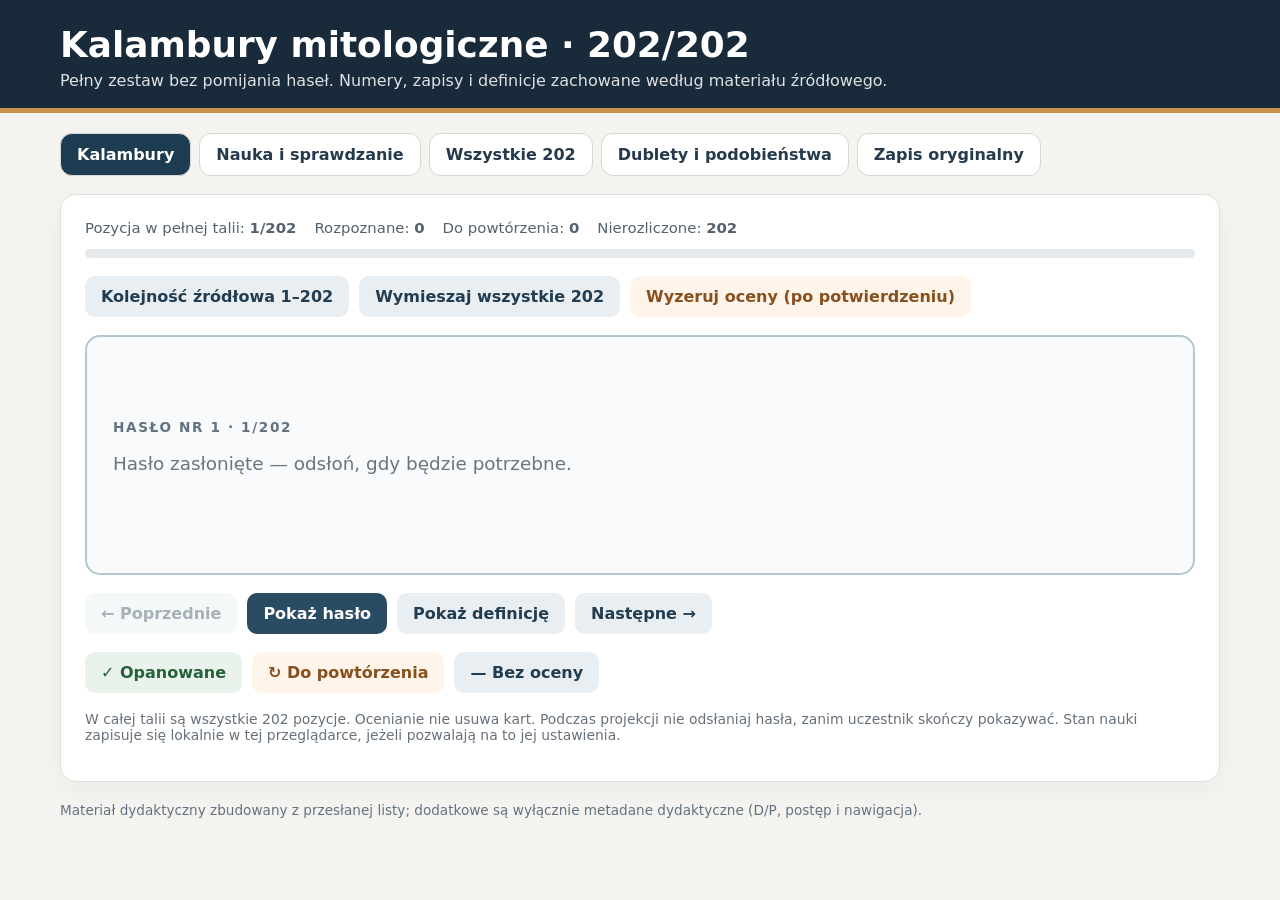
<file: archive/apps/mitologia_interaktywne_wczesny_prototyp.html>
<!doctype html><html lang="pl"><head><meta charset="utf-8"><meta name="viewport" content="width=device-width,initial-scale=1"><title>Kalambury mitologiczne — wszystkie 202 hasła</title>
<style>
:root{font-family:system-ui,-apple-system,Segoe UI,Arial,sans-serif;color:#202a35;background:#f5f3ef}*{box-sizing:border-box}body{margin:0}.container{width:min(1160px,calc(100% - 32px));margin:0 auto}header{background:#192a3a;color:#fff;padding:24px 0 18px;border-bottom:5px solid #c9904b}h1{margin:0;font-size:clamp(1.5rem,2.8vw,2.35rem)}header p{margin:.4em 0 0;opacity:.86}nav{display:flex;flex-wrap:wrap;gap:8px;margin:20px 0 18px}.tab{background:#fff;border:1px solid #d6d6d2;color:#26394d;padding:11px 16px;border-radius:12px;font-weight:700;cursor:pointer}.tab[aria-selected=true]{background:#1e3c51;color:#fff}button{cursor:pointer;font:inherit}button:focus-visible,input:focus-visible,select:focus-visible{outline:3px solid #bb742a;outline-offset:2px}.panel{background:white;border:1px solid #e0ded9;border-radius:16px;padding:24px;box-shadow:0 8px 22px #2b38410a;margin-bottom:20px}.small{font-size:.87rem;color:#66717c}.metrics{display:flex;flex-wrap:wrap;gap:8px 18px;color:#54616d;font-size:.93rem}.bold{font-weight:700}.toolbar{display:flex;flex-wrap:wrap;gap:10px;align-items:center;margin:18px 0}.btn{border:0;background:#294c63;color:white;border-radius:10px;padding:11px 16px;font-weight:700}.btn.sub{background:#e8eef1;color:#223d52}.btn.warn{background:#fff4e9;color:#87501f}.btn.good{background:#e9f3ec;color:#27613b}.btn:disabled{opacity:.4;cursor:default}.card{background:#f8fafb;border:2px solid #b4c7d0;border-radius:15px;padding:26px;margin:14px 0;min-height:240px;display:flex;flex-direction:column;justify-content:center}.card .number{font-size:.85rem;letter-spacing:.12em;color:#637282;font-weight:800}.card h2{font-size:clamp(1.5rem,3.2vw,2.7rem);line-height:1.23;margin:12px 0}.card .reveal{text-align:left;border-top:1px solid #bdcdd3;padding-top:16px;margin-top:18px;line-height:1.55;font-size:1.05rem}.concealed{color:#6b7480;font-size:1.15rem}.pill{display:inline-block;border-radius:99px;font-size:.76rem;padding:4px 10px;font-weight:700;background:#f4e7e1;color:#804b35;margin-right:5px;margin-top:6px}.pill.rel{background:#e3ecf4;color:#30536d}.panel h3{margin:0 0 12px}.legend{border-left:4px solid #c9904b;padding:10px 15px;background:#fff9ef;border-radius:0 10px 10px 0}.lists{display:grid;gap:12px}.item{padding:12px 0;border-bottom:1px solid #e7e7e3}.item-title{font-weight:700}.item-def{font-size:.93rem;color:#56616b;margin-top:6px}.hint{font-weight:650;color:#375d73}.input{border:1px solid #bac6ce;padding:11px 13px;border-radius:9px;min-width:min(320px,100%);font:inherit}.hide{display:none!important}.progress{height:9px;border-radius:99px;overflow:hidden;background:#e5e9ec;margin:12px 0}.bar{height:100%;background:#2c8067;transition:width .2s}.group{padding:10px 0;border-bottom:1px solid #e7e5df}.group strong{color:#20374b}.raw{white-space:pre-wrap;background:#f5f4f2;border-radius:10px;padding:13px;font-family:ui-monospace,Consolas,monospace;font-size:.84rem;overflow-wrap:anywhere}.switches{display:flex;flex-wrap:wrap;gap:10px}.switches label{padding:7px;background:#f1f3f4;border-radius:9px}.check{display:flex;align-items:center;gap:5px}.history{max-height:120px;overflow-y:auto;color:#536273}.notice{color:#a34c28;font-weight:700}.footer{font-size:.85rem;color:#637282;padding:0 0 30px}.invisible{display:none}@media(max-width:600px){.panel{padding:15px}.card{padding:16px;min-height:245px}.toolbar .btn{flex:1}.container{width:calc(100% - 20px)}}@media print{header,nav,.toolbar,.control,.hide-print{display:none!important}body{background:white}.container{width:100%}.panel{box-shadow:none;border:0;padding:0}.item{break-inside:avoid}.footer{display:none}}
</style></head><body>
<header><div class="container"><h1>Kalambury mitologiczne · 202/202</h1><p>Pełny zestaw bez pomijania haseł. Numery, zapisy i definicje zachowane według materiału źródłowego.</p></div></header>
<main class="container">
<nav role="tablist" aria-label="Widok"><button class="tab" data-tab="game" aria-selected="true">Kalambury</button><button class="tab" data-tab="study" aria-selected="false">Nauka i sprawdzanie</button><button class="tab" data-tab="catalog" aria-selected="false">Wszystkie 202</button><button class="tab" data-tab="dups" aria-selected="false">Dublety i podobieństwa</button><button class="tab" data-tab="source" aria-selected="false">Zapis oryginalny</button></nav>
<section id="game" class="panel">
 <div class="metrics"><span>Pozycja w pełnej talii: <strong id="pos">1/202</strong></span><span>Rozpoznane: <strong id="known">0</strong></span><span>Do powtórzenia: <strong id="review">0</strong></span><span>Nierozliczone: <strong id="unknown">202</strong></span></div><div class="progress"><div class="bar" id="bar" style="width:0%"></div></div>
 <div class="toolbar control"><button class="btn sub" id="ordered">Kolejność źródłowa 1–202</button><button class="btn sub" id="shuffle">Wymieszaj wszystkie 202</button><button class="btn warn" id="reset">Wyzeruj oceny (po potwierdzeniu)</button></div>
 <div class="card"><div class="number" id="num">HASŁO NR 1</div><div id="title"><p class="concealed">Hasło zasłonięte. Prowadzący może je odsłonić.</p></div><div id="tags"></div><div class="reveal hide" id="desc"></div></div>
 <div class="toolbar"><button class="btn sub" id="prev">← Poprzednie</button><button class="btn" id="show">Pokaż hasło</button><button class="btn sub" id="showDef">Pokaż definicję</button><button class="btn sub" id="next">Następne →</button></div>
 <div class="toolbar control"><button class="btn good" id="yes">✓ Opanowane</button><button class="btn warn" id="no">↻ Do powtórzenia</button><button class="btn sub" id="pending">— Bez oceny</button></div>
 <p class="small">W całej talii są wszystkie 202 pozycje. Ocenianie nie usuwa kart. Podczas projekcji nie odsłaniaj hasła, zanim uczestnik skończy pokazywać. Stan nauki zapisuje się lokalnie w tej przeglądarce, jeżeli pozwalają na to jej ustawienia.</p>
</section>
<section id="study" class="panel hide"><h3>Od definicji do związku frazeologicznego</h3><p>Najpierw wyświetla się pełne objaśnienie z oryginału. Uczeń odtwarza hasło, następnie je odsłania. Każda z 202 pozycji trafia do nauki.</p><div id="study-card" class="card"></div><div class="toolbar"><button class="btn sub" id="s-prev">← Poprzednie</button><button class="btn" id="s-reveal">Odkryj odpowiedź</button><button class="btn sub" id="s-next">Następne →</button></div></section>
<section id="catalog" class="panel hide"><h3>Spis wszystkich 202 haseł</h3><p class="small">Wyszukiwanie zmienia tylko widok tabeli — nie zmienia talii ani wymagań. Kliknij numer, by przejść do karty.</p><div class="toolbar"><input id="search" class="input" placeholder="Szukaj numeru, hasła lub znaczenia…" aria-label="Szukaj w 202 hasłach"><button id="clear" class="btn sub">Wyczyść</button><button id="print" class="btn sub">Drukuj spis</button></div><div class="small" id="count"></div><div class="lists" id="items"></div></section>
<section id="dups" class="panel hide"><h3>Oznaczenia powtórzeń — bez skreśleń</h3><p><span class="pill">D</span> bardzo bliskie znaczenie lub odpowiednik innej konstrukcji; <span class="pill rel">P</span> pokrewne motywy, które trzeba rozróżniać. Żadna pozycja nie została usunięta.</p><p class="legend">Rozwiązanie: przy kartach D wymagaj dokładnego brzmienia lub wariantu z tej karty. Przy P pytaj także o różnicę między sąsiednimi znaczeniami. Bliski sens nie czyni wszystkich frazeologizmów wymiennymi.</p><h3>Bliskie dublety / powtórzenia znaczenia</h3><div id="d-groups"></div><h3 style="margin-top:24px">Motywy pokrewne — nie duplikaty</h3><div id="p-groups"></div></section>
<section id="source" class="panel hide"><h3>Źródło bez ingerencji</h3><p>Źródło: Magdalena Puda-Blokesz, <em>Po nitce do kłębka. Mały słownik mitologizmów frazeologicznych języka polskiego</em> (według przesłanego pliku). Zachowano przypisy literackie i kontynuację pozycji 144.</p><p class="notice">Uwaga: pozycja 196 nie ma definicji w pliku. Nie uzupełniono jej.</p><div id="sourceall" class="raw"></div></section>
<p class="footer">Materiał dydaktyczny zbudowany z przesłanej listy; dodatkowe są wyłącznie metadane dydaktyczne (D/P, postęp i nawigacja).</p></main>
<script>
const data=[{"n": 1, "title": "pięta Achillesa / Achillesowa", "definition": "- słaba strona kogoś/ czegoś", "raw": "1. **pięta Achillesa / Achillesowa**\\- słaba strona kogoś/ czegoś", "raw_title": "pięta Achillesa / Achillesowa", "raw_definition": "\\- słaba strona kogoś/ czegoś  ", "tags": {"D": [], "P": []}}, {"n": 2, "title": "historia opowiedziana Alkinoosowi", "definition": "- opowieść długa i zawiła", "raw": "2. **historia opowiedziana Alkinoosowi**\\- opowieść długa i zawiła", "raw_title": "historia opowiedziana Alkinoosowi", "raw_definition": "\\- opowieść długa i zawiła  ", "tags": {"D": [], "P": []}}, {"n": 3, "title": "dawać jabłka Alkinoosowi", "definition": "- wykonywać czynność bezużyteczną/ bezsensowną", "raw": "3. **dawać jabłka Alkinoosowi**\\- wykonywać czynność bezużyteczną/ bezsensowną", "raw_title": "dawać jabłka Alkinoosowi", "raw_definition": "\\- wykonywać czynność bezużyteczną/ bezsensowną  ", "tags": {"D": [], "P": []}}, {"n": 4, "title": "róg obfitości / Amaltei", "definition": "- bogactwo,  niewyczerpane zapasy", "raw": "4. **róg obfitości / Amaltei**\\- bogactwo,  niewyczerpane zapasy", "raw_title": "róg obfitości / Amaltei", "raw_definition": "\\- bogactwo,  niewyczerpane zapasy  ", "tags": {"D": [], "P": ["P01"]}}, {"n": 5, "title": "(sypać się / posypać się) jak z rogu obfitości", "definition": "- występowanie (czegoś) w wielkiej obfitości", "raw": "5. **(sypać się / posypać się) jak z rogu obfitości**\\- występowanie (czegoś) w wielkiej obfitości", "raw_title": "(sypać się / posypać się) jak z rogu obfitości", "raw_definition": "\\- występowanie (czegoś) w wielkiej obfitości  ", "tags": {"D": [], "P": ["P01"]}}, {"n": 6, "title": "strzała Amora / amora (Kupidyna / Erosa)", "definition": "- niespodziewane zakochanie się", "raw": "6. **strzała Amora / amora (Kupidyna / Erosa)**\\- niespodziewane zakochanie się", "raw_title": "strzała Amora / amora (Kupidyna / Erosa)", "raw_definition": "\\- niespodziewane zakochanie się  ", "tags": {"D": ["D01"], "P": []}}, {"n": 7, "title": "ugodzony / trafiony strzałą Amora", "definition": "- osoba która zakochała się nagle i niespodziewanie", "raw": "7. **ugodzony / trafiony strzałą Amora**\\- osoba która zakochała się nagle i niespodziewanie", "raw_title": "ugodzony / trafiony strzałą Amora", "raw_definition": "\\- osoba która zakochała się nagle i niespodziewanie  ", "tags": {"D": ["D01"], "P": []}}, {"n": 8, "title": "zostać / być ugodzonym strzałą Amora / Erosa / Kupidyna", "definition": "- nage się zakochać", "raw": "8. **zostać / być ugodzonym strzałą Amora / Erosa / Kupidyna**\\- nage się zakochać", "raw_title": "zostać / być ugodzonym strzałą Amora / Erosa / Kupidyna", "raw_definition": "\\- nage się zakochać ", "tags": {"D": ["D01"], "P": []}}, {"n": 9, "title": "między ustami a brzegiem pucharu", "definition": "- sytuacja w której osiągnięcie celu może być nagle zagrożona przez niespodziewane wydarzenia", "raw": "9. **między ustami a brzegiem pucharu**\\- sytuacja w której osiągnięcie celu może być nagle zagrożona przez niespodziewane wydarzenia", "raw_title": "między ustami a brzegiem pucharu", "raw_definition": "\\- sytuacja w której osiągnięcie celu może być nagle zagrożona przez niespodziewane wydarzenia  ", "tags": {"D": [], "P": []}}, {"n": 10, "title": "apoliński; apolińska postać / uroda; apolińskie rysy", "definition": "- wyjątkowa piękna postać", "raw": "10. **apoliński; apolińska postać / uroda; apolińskie rysy**\\- wyjątkowa piękna postać", "raw_title": "apoliński; apolińska postać / uroda; apolińskie rysy", "raw_definition": "\\- wyjątkowa piękna postać  ", "tags": {"D": [], "P": ["P02"]}}, {"n": 11, "title": "syn Apollina", "definition": "- artysta, poeta", "raw": "11. **syn Apollina**\\- artysta, poeta", "raw_title": "syn Apollina", "raw_definition": "\\- artysta, poeta  ", "tags": {"D": [], "P": []}}, {"n": 12, "title": "piękny / zbudowany / smukły jak Apollo-", "definition": "młody i piękny mężczyzna o harmonijnej budowie ciała i klasycznych rysach.", "raw": "12. **piękny / zbudowany / smukły jak Apollo-** młody i piękny mężczyzna o harmonijnej budowie ciała i klasycznych rysach.", "raw_title": "piękny / zbudowany / smukły jak Apollo-", "raw_definition": " młody i piękny mężczyzna o harmonijnej budowie ciała i klasycznych rysach.  ", "tags": {"D": [], "P": ["P02"]}}, {"n": 13, "title": "aresowy; męstwo aresowe-", "definition": "bojowy, wojowniczy, waleczny", "raw": "13. **aresowy; męstwo aresowe-** bojowy, wojowniczy, waleczny", "raw_title": "aresowy; męstwo aresowe-", "raw_definition": " bojowy, wojowniczy, waleczny  ", "tags": {"D": [], "P": []}}, {"n": 14, "title": "wyprawa (Argonautów) po złote runo-", "definition": "wyprawa trudna z wyznaczonym celem prowadząca do bogactwa, satysfakcji ; Daleka wyprawa w danym celu w poszukiwaniu czegoś wartościowego", "raw": "14. **wyprawa (Argonautów) po złote runo-** wyprawa trudna z wyznaczonym celem prowadząca do bogactwa, satysfakcji **;** Daleka wyprawa w danym celu w poszukiwaniu czegoś wartościowego", "raw_title": "wyprawa (Argonautów) po złote runo-", "raw_definition": " wyprawa trudna z wyznaczonym celem prowadząca do bogactwa, satysfakcji **;** Daleka wyprawa w danym celu w poszukiwaniu czegoś wartościowego  ", "tags": {"D": [], "P": ["P03"]}}, {"n": 15, "title": "złote runo-", "definition": "atrakcyjna zdobycz majątek, bogactwo", "raw": "15. **złote runo-** atrakcyjna zdobycz majątek, bogactwo", "raw_title": "złote runo-", "raw_definition": " atrakcyjna zdobycz majątek, bogactwo  ", "tags": {"D": [], "P": ["P03"]}}, {"n": 16, "title": "szukać złotego runa-", "definition": "szukać bogactwa, czegoś wartościowego", "raw": "16. **szukać złotego runa-** szukać bogactwa, czegoś wartościowego", "raw_title": "szukać złotego runa-", "raw_definition": " szukać bogactwa, czegoś wartościowego  ", "tags": {"D": [], "P": ["P03"]}}, {"n": 17, "title": "argusowy; argusowa nieufność, czujność-", "definition": "ktoś czujny, podejrzliwy", "raw": "17. **argusowy; argusowa nieufność, czujność-** ktoś czujny, podejrzliwy", "raw_title": "argusowy; argusowa nieufność, czujność-", "raw_definition": " ktoś czujny, podejrzliwy   ", "tags": {"D": [], "P": ["P04"]}}, {"n": 18, "title": "argusowe oczy / oko-", "definition": "czujny, podejrzliwy, baczny wzrok, przed któremu nic nie umknie", "raw": "18. **argusowe oczy / oko-** czujny, podejrzliwy, baczny wzrok, przed któremu nic nie umknie", "raw_title": "argusowe oczy / oko-", "raw_definition": " czujny, podejrzliwy, baczny wzrok, przed któremu nic nie umknie  ", "tags": {"D": [], "P": ["P04"]}}, {"n": 19, "title": "strzec (kogoś / czegoś) argusowym okiem-", "definition": "chronić pilnować (kogoś/czegoś) ze wzmożoną czujnością i podejrzliwością", "raw": "19. **strzec (kogoś / czegoś) argusowym okiem-** chronić pilnować (kogoś/czegoś) ze wzmożoną czujnością i podejrzliwością", "raw_title": "strzec (kogoś / czegoś) argusowym okiem-", "raw_definition": " chronić pilnować (kogoś/czegoś) ze wzmożoną czujnością i podejrzliwością  ", "tags": {"D": [], "P": ["P04"]}}, {"n": 20, "title": "nić Ariadny-", "definition": "sposób wybrnięcia z zawiłej i beznadziejnej sytuacji", "raw": "20. **nić Ariadny-** sposób wybrnięcia z zawiłej i beznadziejnej sytuacji", "raw_title": "nić Ariadny-", "raw_definition": " sposób wybrnięcia z zawiłej i beznadziejnej sytuacji  ", "tags": {"D": [], "P": ["P05"]}}, {"n": 21, "title": "(dojść / dochodzić / trafić) po nitce do kłębka-", "definition": "wyjaśnić coś poprzez cierpliwe, stopniowe badanie śladów, oraz poprzez wysnuwanie wniosków", "raw": "21. **(dojść / dochodzić / trafić) po nitce do kłębka-** wyjaśnić coś poprzez cierpliwe, stopniowe badanie śladów, oraz poprzez wysnuwanie wniosków", "raw_title": "(dojść / dochodzić / trafić) po nitce do kłębka-", "raw_definition": " wyjaśnić coś poprzez cierpliwe, stopniowe badanie śladów, oraz poprzez wysnuwanie wniosków  ", "tags": {"D": [], "P": ["P05"]}}, {"n": 22, "title": "brzemię Atlasa / atlasowe-", "definition": "ciężar nie do zniesienia/ ponad ludzkie siły", "raw": "22. **brzemię Atlasa / atlasowe-** ciężar nie do zniesienia/ ponad ludzkie siły", "raw_title": "brzemię Atlasa / atlasowe-", "raw_definition": " ciężar nie do zniesienia/ ponad ludzkie siły  ", "tags": {"D": [], "P": []}}, {"n": 23, "title": "stajnia Augiasza / augiaszowa / Augiaszowa || stajnie Augiasza / augiaszowe / Augiaszowe-", "definition": "wielki nieporządek ; od dawna nie posprzątane pomieszczenie", "raw": "23. **stajnia Augiasza / augiaszowa / Augiaszowa \\|\\| stajnie Augiasza / augiaszowe / Augiaszowe-** wielki nieporządek **;** od dawna nie posprzątane pomieszczenie", "raw_title": "stajnia Augiasza / augiaszowa / Augiaszowa \\|\\| stajnie Augiasza / augiaszowe / Augiaszowe-", "raw_definition": " wielki nieporządek **;** od dawna nie posprzątane pomieszczenie  ", "tags": {"D": [], "P": ["P06"]}}, {"n": 24, "title": "uprzątnąć / wyczyścić / oczyścić / sprzątać / uprzątnąć stajnie Augiasza / augiaszowe || stajnie Augiasza, augiaszową-", "definition": "sprzątać bałagan ; radykalnie usuwać nagromadzone zaniedbania w jakiejś dziedzinie życia", "raw": "24. **uprzątnąć / wyczyścić / oczyścić / sprzątać / uprzątnąć stajnie Augiasza / augiaszowe \\|\\| stajnie Augiasza, augiaszową-** sprzątać bałagan ; radykalnie usuwać nagromadzone zaniedbania w jakiejś dziedzinie życia", "raw_title": "uprzątnąć / wyczyścić / oczyścić / sprzątać / uprzątnąć stajnie Augiasza / augiaszowe \\|\\| stajnie Augiasza, augiaszową-", "raw_definition": " sprzątać bałagan ; radykalnie usuwać nagromadzone zaniedbania w jakiejś dziedzinie życia   ", "tags": {"D": [], "P": ["P06"]}}, {"n": 25, "title": "bachusowy / bachiczny; bachusowa / bachiczna uczta / zabawa; bachusowy / bachiczny śmiech / uśmiech -", "definition": "przypominający Bachusa, lub obchody ku jego czci; hulaszczy, pijacki, rozwiązły,", "raw": "25. **bachusowy / bachiczny; bachusowa / bachiczna uczta / zabawa; bachusowy / bachiczny śmiech / uśmiech \\-** przypominający Bachusa, lub obchody ku jego czci; hulaszczy, pijacki, rozwiązły,", "raw_title": "bachusowy / bachiczny; bachusowa / bachiczna uczta / zabawa; bachusowy / bachiczny śmiech / uśmiech \\-", "raw_definition": " przypominający Bachusa, lub obchody ku jego czci; hulaszczy, pijacki, rozwiązły,  ", "tags": {"D": ["D19"], "P": ["P07"]}}, {"n": 26, "title": "bachusowa praca", "definition": "- pijaństwo", "raw": "26. **bachusowa praca** \\- pijaństwo", "raw_title": "bachusowa praca", "raw_definition": " \\- pijaństwo  ", "tags": {"D": [], "P": ["P07"]}}, {"n": 27, "title": "bachowy / bachusowy napój / sok / trunek", "definition": "- wino", "raw": "27. **bachowy / bachusowy napój / sok / trunek** \\- wino", "raw_title": "bachowy / bachusowy napój / sok / trunek", "raw_definition": " \\- wino  ", "tags": {"D": [], "P": ["P07"]}}, {"n": 28, "title": "czciciel Bachusa || bachusowi czciciele", "definition": "- pijak, pijacy", "raw": "28. **czciciel Bachusa \\|\\| bachusowi czciciele** \\- pijak, pijacy", "raw_title": "czciciel Bachusa \\|\\| bachusowi czciciele", "raw_definition": " \\- pijak, pijacy  ", "tags": {"D": [], "P": ["P07"]}}, {"n": 29, "title": "wzrok / oczy / spojrzenie bazyliszka / bazyliszkowe / bazyliszkowate", "definition": "- spojrzenie, oczy przeszywające, nieżyczliwe, nienawistne, podstępne", "raw": "29. **wzrok / oczy / spojrzenie bazyliszka / bazyliszkowe / bazyliszkowate** \\- spojrzenie, oczy przeszywające, nieżyczliwe, nienawistne, podstępne", "raw_title": "wzrok / oczy / spojrzenie bazyliszka / bazyliszkowe / bazyliszkowate", "raw_definition": " \\- spojrzenie, oczy przeszywające, nieżyczliwe, nienawistne, podstępne  ", "tags": {"D": [], "P": ["P08", "P39"]}}, {"n": 30, "title": "(płakać jak bazyliszek)", "definition": "- wylewać łzy z wyrachowania, nieszczerze się smucić", "raw": "30. **(płakać jak bazyliszek)** \\- wylewać łzy z wyrachowania, nieszczerze się smucić", "raw_title": "(płakać jak bazyliszek)", "raw_definition": " \\- wylewać łzy z wyrachowania, nieszczerze się smucić  ", "tags": {"D": [], "P": ["P08"]}}, {"n": 31, "title": "list Bellerofonta", "definition": "- list zawierający treści zgubne dla doręczyciela", "raw": "31. **list Bellerofonta** \\- list zawierający treści zgubne dla doręczyciela", "raw_title": "list Bellerofonta", "raw_definition": " \\- list zawierający treści zgubne dla doręczyciela  ", "tags": {"D": [], "P": []}}, {"n": 32, "title": "syn Bellony -", "definition": "żołnierz, wojak", "raw": "32. **syn Bellony \\-** żołnierz, wojak", "raw_title": "syn Bellony \\-", "raw_definition": " żołnierz, wojak   ", "tags": {"D": ["D08"], "P": []}}, {"n": 33, "title": "czuwać / pilnować / zachowywać się jak Cerber", "definition": "- być bardzo czujnym, nieustępliwym, wręcz nieżyczliwym stróżem, dozorcą kogoś/czegoś", "raw": "33. **czuwać / pilnować / zachowywać się jak Cerber** \\- być bardzo czujnym, nieustępliwym, wręcz nieżyczliwym stróżem, dozorcą kogoś/czegoś", "raw_title": "czuwać / pilnować / zachowywać się jak Cerber", "raw_definition": " \\- być bardzo czujnym, nieustępliwym, wręcz nieżyczliwym stróżem, dozorcą kogoś/czegoś  ", "tags": {"D": [], "P": []}}, {"n": 34, "title": "łódź Charona", "definition": "- symbol oznaczający śmierć", "raw": "34. **łódź Charona** \\- symbol oznaczający śmierć", "raw_title": "łódź Charona", "raw_definition": " \\- symbol oznaczający śmierć  ", "tags": {"D": [], "P": []}}, {"n": 35, "title": "Scylla i Charybda", "definition": "- niebezpieczeństwo zagrażające jednocześnie z dwu stron", "raw": "35. **Scylla i Charybda** \\- niebezpieczeństwo zagrażające jednocześnie z dwu stron", "raw_title": "Scylla i Charybda", "raw_definition": " \\- niebezpieczeństwo zagrażające jednocześnie z dwu stron  ", "tags": {"D": ["D02"], "P": ["P09"]}}, {"n": 36, "title": "być / znaleźć się / znajdować się między Scyllą a / i Charybdą", "definition": "- być / znaleźć się w niebezpieczeństwie zagrażającym jednocześnie z dwu stron, w sytuacji trudnej (z pozoru) bez wyjścia", "raw": "36. **być / znaleźć się / znajdować się między Scyllą a / i Charybdą** \\- być / znaleźć się w niebezpieczeństwie zagrażającym jednocześnie z dwu stron, w sytuacji trudnej (z pozoru) bez wyjścia", "raw_title": "być / znaleźć się / znajdować się między Scyllą a / i Charybdą", "raw_definition": " \\- być / znaleźć się w niebezpieczeństwie zagrażającym jednocześnie z dwu stron, w sytuacji trudnej (z pozoru) bez wyjścia   ", "tags": {"D": ["D02"], "P": ["P09"]}}, {"n": 37, "title": "przejść / przepłynąć przez Scyllę i Charybdę", "definition": "- wyjść cało z niebezpieczeństwa, uniknąć niebezpiecznej sytuacji", "raw": "37. **przejść / przepłynąć przez Scyllę i Charybdę** \\- wyjść cało z niebezpieczeństwa, uniknąć niebezpiecznej sytuacji", "raw_title": "przejść / przepłynąć przez Scyllę i Charybdę", "raw_definition": " \\- wyjść cało z niebezpieczeństwa, uniknąć niebezpiecznej sytuacji  ", "tags": {"D": [], "P": ["P09"]}}, {"n": 38, "title": "złoty deszcz", "definition": "- szczęście, bogactwo, dobrobyt / hojne datki spadające na kogoś", "raw": "38. **złoty deszcz** \\- szczęście, bogactwo, dobrobyt / hojne datki spadające na kogoś", "raw_title": "złoty deszcz", "raw_definition": " \\- szczęście, bogactwo, dobrobyt / hojne datki spadające na kogoś  ", "tags": {"D": [], "P": []}}, {"n": 39, "title": "praca Danaid / danaidowa || beczka Danaid", "definition": "- niekończący się bezowocny i  daremny trud, coś co wymaga ogromnych wysiłków a nie przynosi oczekiwanych efektów i korzyści / człowiek, któremu wszystko jest mało albo coś (np. dom) co wymaga bezustannych nakładów", "raw": "39. **praca Danaid / danaidowa \\|\\| beczka Danaid** \\- niekończący się bezowocny i  daremny trud, coś co wymaga ogromnych wysiłków a nie przynosi oczekiwanych efektów i korzyści / człowiek, któremu wszystko jest mało albo coś (np. dom) co wymaga bezustannych nakładów", "raw_title": "praca Danaid / danaidowa \\|\\| beczka Danaid", "raw_definition": " \\- niekończący się bezowocny i  daremny trud, coś co wymaga ogromnych wysiłków a nie przynosi oczekiwanych efektów i korzyści / człowiek, któremu wszystko jest mało albo coś (np. dom) co wymaga bezustannych nakładów   ", "tags": {"D": [], "P": ["P10", "P44"]}}, {"n": 40, "title": "koszula / szata / suknia Dejaniry", "definition": "- przyczyna ogromnych cierpień i męczarni, od których nie ma ucieczki", "raw": "40. **koszula / szata / suknia Dejaniry** \\- przyczyna ogromnych cierpień i męczarni, od których nie ma ucieczki", "raw_title": "koszula / szata / suknia Dejaniry", "raw_definition": " \\- przyczyna ogromnych cierpień i męczarni, od których nie ma ucieczki  ", "tags": {"D": [], "P": ["P11"]}}, {"n": 41, "title": "deukaliońska powódź", "definition": "- potop", "raw": "41. **deukaliońska powódź** \\- potop", "raw_title": "deukaliońska powódź", "raw_definition": " \\- potop  ", "tags": {"D": [], "P": ["P12"]}}, {"n": 42, "title": "od czasów Deukaliona", "definition": "- od czasu potopu/ od bardzo dawna", "raw": "42. **od czasów Deukaliona** \\- od czasu potopu/ od bardzo dawna", "raw_title": "od czasów Deukaliona", "raw_definition": " \\- od czasu potopu/ od bardzo dawna  ", "tags": {"D": [], "P": ["P12"]}}, {"n": 43, "title": "diomedowa zamiana", "definition": "- niekorzystna zamiana, w której cała korzyść przypada jednej stronie", "raw": "43. **diomedowa zamiana** \\- niekorzystna zamiana, w której cała korzyść przypada jednej stronie", "raw_title": "diomedowa zamiana", "raw_definition": " \\- niekorzystna zamiana, w której cała korzyść przypada jednej stronie  ", "tags": {"D": [], "P": []}}, {"n": 44, "title": "diomedowy przymus", "definition": "- absolutnie nieodparty przymus", "raw": "44. **diomedowy przymus** \\- absolutnie nieodparty przymus", "raw_title": "diomedowy przymus", "raw_definition": " \\- absolutnie nieodparty przymus  ", "tags": {"D": [], "P": []}}, {"n": 45, "title": "dionizyjski; dionizyjski nastrój / humor; dionizyjska zabawa / uczta", "definition": "- wesoły, beztroski, bachiczny, orgiastyczny, żywiołowy", "raw": "45. **dionizyjski; dionizyjski nastrój / humor; dionizyjska zabawa / uczta** \\- wesoły, beztroski, bachiczny, orgiastyczny, żywiołowy", "raw_title": "dionizyjski; dionizyjski nastrój / humor; dionizyjska zabawa / uczta", "raw_definition": " \\- wesoły, beztroski, bachiczny, orgiastyczny, żywiołowy  ", "tags": {"D": ["D19"], "P": ["P07"]}}, {"n": 46, "title": "spiż dodoński", "definition": "- człowiek bardzo gadatliwy; papla, gaduła", "raw": "46. **spiż dodoński** \\- człowiek bardzo gadatliwy; papla, gaduła", "raw_title": "spiż dodoński", "raw_definition": " \\- człowiek bardzo gadatliwy; papla, gaduła  ", "tags": {"D": [], "P": []}}, {"n": 47, "title": "edypowa zagadka", "definition": "- zagadka trudna do odgadnięcia", "raw": "47. **edypowa zagadka** \\- zagadka trudna do odgadnięcia", "raw_title": "edypowa zagadka", "raw_definition": " \\- zagadka trudna do odgadnięcia  ", "tags": {"D": [], "P": ["P40"]}}, {"n": 48, "title": "pod (czyjąś) egidą", "definition": "- pod czyjąś opieką, czyimś przewodnictwem, wpływem, patronatem, pod czyimiś auspicjami", "raw": "48. **pod (czyjąś) egidą** \\- pod czyjąś opieką, czyimś przewodnictwem, wpływem, patronatem, pod czyimiś auspicjami", "raw_title": "pod (czyjąś) egidą", "raw_definition": " \\- pod czyjąś opieką, czyimś przewodnictwem, wpływem, patronatem, pod czyimiś auspicjami  ", "tags": {"D": [], "P": []}}, {"n": 49, "title": "cienie elizejskie", "definition": "- mary, duchy zmarłych, błąkające się po Polach Elizejskich", "raw": "49. **cienie elizejskie** \\- mary, duchy zmarłych, błąkające się po Polach Elizejskich", "raw_title": "cienie elizejskie", "raw_definition": " \\- mary, duchy zmarłych, błąkające się po Polach Elizejskich  ", "tags": {"D": [], "P": ["P13"]}}, {"n": 50, "title": "Pola Elizejskie || kraina cieni / cieniów || w krainie cieniów", "definition": "- pośmiertny świat, miejsce szczęśliwego pobytu dusz zmarłych sprawiedliwych i uczciwych; życie pozagrobowe, kraina wiecznej wiosny i szczęścia", "raw": "50. **Pola Elizejskie \\|\\| kraina cieni / cieniów \\|\\| w krainie cieniów** \\- pośmiertny świat, miejsce szczęśliwego pobytu dusz zmarłych sprawiedliwych i uczciwych; życie pozagrobowe, kraina wiecznej wiosny i szczęścia", "raw_title": "Pola Elizejskie \\|\\| kraina cieni / cieniów \\|\\| w krainie cieniów", "raw_definition": " \\- pośmiertny świat, miejsce szczęśliwego pobytu dusz zmarłych sprawiedliwych i uczciwych; życie pozagrobowe, kraina wiecznej wiosny i szczęścia  ", "tags": {"D": [], "P": ["P13"]}}, {"n": 51, "title": "łzy Eos -", "definition": "rosa", "raw": "51. **łzy Eos \\-** rosa", "raw_title": "łzy Eos \\-", "raw_definition": " rosa  ", "tags": {"D": [], "P": []}}, {"n": 52, "title": "jabłko niezgody / Eris", "definition": "- przyczyna sporu, niezgody", "raw": "52. **jabłko niezgody / Eris** \\- przyczyna sporu, niezgody", "raw_title": "jabłko niezgody / Eris", "raw_definition": " \\- przyczyna sporu, niezgody  ", "tags": {"D": [], "P": ["P42"]}}, {"n": 53, "title": "uczeń Eskulapa", "definition": "- lekarz", "raw": "53. **uczeń Eskulapa** \\- lekarz", "raw_title": "uczeń Eskulapa", "raw_definition": " \\- lekarz  ", "tags": {"D": [], "P": []}}, {"n": 54, "title": "fama / stugębna fama", "definition": "- zwykle wyolbrzymiona plotka lub wieść", "raw": "54. **fama / stugębna fama** \\- zwykle wyolbrzymiona plotka lub wieść", "raw_title": "fama / stugębna fama", "raw_definition": " \\- zwykle wyolbrzymiona plotka lub wieść  ", "tags": {"D": [], "P": []}}, {"n": 55, "title": "fama głosi / niesie", "definition": "- krążą plotki na jakiś temat", "raw": "55. **fama głosi / niesie** \\- krążą plotki na jakiś temat", "raw_title": "fama głosi / niesie", "raw_definition": " \\- krążą plotki na jakiś temat   ", "tags": {"D": [], "P": []}}, {"n": 56, "title": "rozeszła się fama", "definition": "- rozeszła się wieść, plotka, pogłoska", "raw": "56. **rozeszła się fama** \\- rozeszła się wieść, plotka, pogłoska", "raw_title": "rozeszła się fama", "raw_definition": " \\- rozeszła się wieść, plotka, pogłoska  ", "tags": {"D": [], "P": []}}, {"n": 57, "title": "wóz Apolla / Feba / Febusa", "definition": "- słońce", "raw": "57. **wóz Apolla / Feba / Febusa** \\- słońce", "raw_title": "wóz Apolla / Feba / Febusa", "raw_definition": " \\- słońce   ", "tags": {"D": [], "P": ["P43"]}}, {"n": 58, "title": "odradzać się / odrodzić się / powstać (jak / niczym feniks / Feniks) z popiołów", "definition": "- odradzać się, powstawać na nowo z gruzów; zaistnieć od nowa", "raw": "58. **odradzać się / odrodzić się / powstać (jak / niczym feniks / Feniks) z popiołów** \\- odradzać się, powstawać na nowo z gruzów; zaistnieć od nowa", "raw_title": "odradzać się / odrodzić się / powstać (jak / niczym feniks / Feniks) z popiołów", "raw_definition": " \\- odradzać się, powstawać na nowo z gruzów; zaistnieć od nowa  ", "tags": {"D": [], "P": []}}, {"n": 59, "title": "dzieci Flory", "definition": "- kwiaty", "raw": "59. **dzieci Flory** \\- kwiaty", "raw_title": "dzieci Flory", "raw_definition": " \\- kwiaty  ", "tags": {"D": [], "P": []}}, {"n": 60, "title": "uczta Fokosa", "definition": "- uczta, na której goście zabijają gospodarza", "raw": "60. **uczta Fokosa** \\- uczta, na której goście zabijają gospodarza", "raw_title": "uczta Fokosa", "raw_definition": " \\- uczta, na której goście zabijają gospodarza  ", "tags": {"D": [], "P": ["P41"]}}, {"n": 61, "title": "dar / dary fortuny || łaska /łaski fortuny", "definition": "- nieoczekiwany majątek, bogactwo szczęście; cecha, która może przynieść człowiekowi powodzenie; pomyślne okoliczności zaistniałe bez wysiłku człowieka", "raw": "61. **dar / dary fortuny \\|\\| łaska /łaski fortuny** \\- nieoczekiwany majątek, bogactwo szczęście; cecha, która może przynieść człowiekowi powodzenie; pomyślne okoliczności zaistniałe bez wysiłku człowieka", "raw_title": "dar / dary fortuny \\|\\| łaska /łaski fortuny", "raw_definition": " \\- nieoczekiwany majątek, bogactwo szczęście; cecha, która może przynieść człowiekowi powodzenie; pomyślne okoliczności zaistniałe bez wysiłku człowieka  ", "tags": {"D": [], "P": ["P14"]}}, {"n": 62, "title": "koło fortuny / Fortuny", "definition": "- zmienność losu, następowanie po sobie wydarzeń pomyślnych i niepomyślnych", "raw": "62. **koło fortuny / Fortuny** \\- zmienność losu, następowanie po sobie wydarzeń pomyślnych i niepomyślnych", "raw_title": "koło fortuny / Fortuny", "raw_definition": " \\- zmienność losu, następowanie po sobie wydarzeń pomyślnych i niepomyślnych   ", "tags": {"D": ["D03"], "P": ["P14"]}}, {"n": 63, "title": "fortuna kołem się toczy", "definition": "- powodzenie w życiu się zmienia", "raw": "63. **fortuna kołem się toczy** \\- powodzenie w życiu się zmienia", "raw_title": "fortuna kołem się toczy", "raw_definition": " \\- powodzenie w życiu się zmienia  ", "tags": {"D": ["D03"], "P": ["P14"]}}, {"n": 64, "title": "ślepa fortuna", "definition": "- przypadek", "raw": "64. **ślepa fortuna** \\- przypadek", "raw_title": "ślepa fortuna", "raw_definition": " \\- przypadek  ", "tags": {"D": [], "P": ["P14"]}}, {"n": 65, "title": "uśmiech fortuny", "definition": "- szczęśliwy zwrot, zmiana w życiu", "raw": "65. **uśmiech fortuny** \\- szczęśliwy zwrot, zmiana w życiu", "raw_title": "uśmiech fortuny", "raw_definition": " \\- szczęśliwy zwrot, zmiana w życiu  ", "tags": {"D": ["D04"], "P": ["P14"]}}, {"n": 66, "title": "fortuna uśmiecha się do (kogoś)", "definition": "- różne sprawy układają się komuś pomyślnie", "raw": "66. **fortuna uśmiecha się do (kogoś)** \\- różne sprawy układają się komuś pomyślnie", "raw_title": "fortuna uśmiecha się do (kogoś)", "raw_definition": " \\- różne sprawy układają się komuś pomyślnie  ", "tags": {"D": ["D04"], "P": ["P14"]}}, {"n": 67, "title": "wybraniec / ulubieniec / dziecię fortuny", "definition": "- osoba ciesząca się wyjątkowym powodzeniem, szczęściem", "raw": "67. **wybraniec / ulubieniec / dziecię fortuny** \\- osoba ciesząca się wyjątkowym powodzeniem, szczęściem", "raw_title": "wybraniec / ulubieniec / dziecię fortuny", "raw_definition": " \\- osoba ciesząca się wyjątkowym powodzeniem, szczęściem   ", "tags": {"D": [], "P": ["P14"]}}, {"n": 68, "title": "zmienna fortuna || fortuna zmienną jest", "definition": "- różne, dobre i złe koleje losu, szczęście przeplata się z niepowodzeniami w życiu", "raw": "68. **zmienna fortuna \\|\\| fortuna zmienną jest** \\- różne, dobre i złe koleje losu, szczęście przeplata się z niepowodzeniami w życiu", "raw_title": "zmienna fortuna \\|\\| fortuna zmienną jest", "raw_definition": " \\- różne, dobre i złe koleje losu, szczęście przeplata się z niepowodzeniami w życiu  ", "tags": {"D": ["D03"], "P": ["P14"]}}, {"n": 69, "title": "chwytać fortunę za nogi", "definition": "- korzystać z każdej okazji, aby osiągnąć szczęście", "raw": "69. **chwytać fortunę za nogi** \\- korzystać z każdej okazji, aby osiągnąć szczęście", "raw_title": "chwytać fortunę za nogi", "raw_definition": " \\- korzystać z każdej okazji, aby osiągnąć szczęście   ", "tags": {"D": [], "P": ["P14"]}}, {"n": 70, "title": "kusić fortunę", "definition": "- niepotrzebnie prowokować wydarzenia", "raw": "70. **kusić fortunę** \\- niepotrzebnie prowokować wydarzenia", "raw_title": "kusić fortunę", "raw_definition": " \\- niepotrzebnie prowokować wydarzenia   ", "tags": {"D": [], "P": ["P14"]}}, {"n": 71, "title": "śmiałym fortuna sprzyja / służy", "definition": "- odważnym dopisuje szczęście", "raw": "71. **śmiałym fortuna sprzyja / służy** \\- odważnym dopisuje szczęście", "raw_title": "śmiałym fortuna sprzyja / służy", "raw_definition": " \\- odważnym dopisuje szczęście   ", "tags": {"D": [], "P": ["P14"]}}, {"n": 72, "title": "zły jak furia", "definition": "- wściekły, bardzo zdenerwowany", "raw": "72. **zły jak furia** \\- wściekły, bardzo zdenerwowany", "raw_title": "zły jak furia", "raw_definition": " \\- wściekły, bardzo zdenerwowany   ", "tags": {"D": [], "P": ["P15"]}}, {"n": 73, "title": "rzucić się na (coś / kogoś) jak furia", "definition": "- wściekle, gwałtownie kogoś/coś zaatakować", "raw": "73. **rzucić się na (coś / kogoś) jak furia** \\- wściekle, gwałtownie kogoś/coś zaatakować", "raw_title": "rzucić się na (coś / kogoś) jak furia", "raw_definition": " \\- wściekle, gwałtownie kogoś/coś zaatakować  ", "tags": {"D": [], "P": ["P15"]}}, {"n": 74, "title": "wpaść / wpadać / wbiec (na kogoś / gdzieś) jak furia", "definition": "- wbiec gdzieś/na kogoś gwałtownie, ze złością, będąc poruszonym", "raw": "74. **wpaść / wpadać / wbiec (na kogoś / gdzieś) jak furia** \\- wbiec gdzieś/na kogoś gwałtownie, ze złością, będąc poruszonym", "raw_title": "wpaść / wpadać / wbiec (na kogoś / gdzieś) jak furia", "raw_definition": " \\- wbiec gdzieś/na kogoś gwałtownie, ze złością, będąc poruszonym  ", "tags": {"D": [], "P": ["P15"]}}, {"n": 75, "title": "wybiec / wypaść (skądś) jak furia", "definition": "- wybiec skądś gwałtownie, będąc bardzo poruszonym i okazując złość", "raw": "75. **wybiec / wypaść (skądś) jak furia** \\- wybiec skądś gwałtownie, będąc bardzo poruszonym i okazując złość", "raw_title": "wybiec / wypaść (skądś) jak furia", "raw_definition": " \\- wybiec skądś gwałtownie, będąc bardzo poruszonym i okazując złość  ", "tags": {"D": [], "P": ["P15"]}}, {"n": 76, "title": "boginie wdzięku || trzy gracje -", "definition": "piękne kobiety", "raw": "76. **boginie wdzięku \\|\\| trzy gracje \\-** piękne kobiety", "raw_title": "boginie wdzięku \\|\\| trzy gracje \\-", "raw_definition": " piękne kobiety  ", "tags": {"D": [], "P": []}}, {"n": 77, "title": "naszyjnik Harmonii -", "definition": "zgubny dar", "raw": "77. **naszyjnik Harmonii \\-** zgubny dar", "raw_title": "naszyjnik Harmonii \\-", "raw_definition": " zgubny dar  ", "tags": {"D": ["D05"], "P": ["P11"]}}, {"n": 78, "title": "peplos / szata Harmonii -", "definition": "zgubny dar", "raw": "78. **peplos / szata Harmonii \\-**zgubny dar", "raw_title": "peplos / szata Harmonii \\-", "raw_definition": "zgubny dar   ", "tags": {"D": ["D05"], "P": ["P11"]}}, {"n": 79, "title": "herkulesowy; herkulesowa siła / sylwetka -", "definition": "atletyczna, potężna budowa ciała", "raw": "79. **herkulesowy; herkulesowa siła / sylwetka \\-** atletyczna, potężna budowa ciała", "raw_title": "herkulesowy; herkulesowa siła / sylwetka \\-", "raw_definition": " atletyczna, potężna budowa ciała  ", "tags": {"D": ["D06"], "P": ["P16"]}}, {"n": 80, "title": "praca herkulesowa -", "definition": "praca przekraczająca ludzkie siły", "raw": "80. **praca herkulesowa \\-** praca przekraczająca ludzkie siły", "raw_title": "praca herkulesowa \\-", "raw_definition": " praca przekraczająca ludzkie siły  ", "tags": {"D": [], "P": ["P16", "P44"]}}, {"n": 81, "title": "(być) silny jak Herkules -", "definition": "być niezwykle silnym", "raw": "81. **(być) silny jak Herkules \\-**  być niezwykle silnym", "raw_title": "(być) silny jak Herkules \\-", "raw_definition": "  być niezwykle silnym  ", "tags": {"D": ["D06"], "P": ["P16"]}}, {"n": 82, "title": "być jak Herkules na rozstajach || stanąć na rozdrożu jak Herkules -", "definition": "wahać się przed podjęciem ważnej decyzji", "raw": "82. **być jak Herkules na rozstajach \\|\\| stanąć na rozdrożu jak Herkules \\-** wahać się przed podjęciem ważnej decyzji", "raw_title": "być jak Herkules na rozstajach \\|\\| stanąć na rozdrożu jak Herkules \\-", "raw_definition": " wahać się przed podjęciem ważnej decyzji  ", "tags": {"D": [], "P": ["P16"]}}, {"n": 83, "title": "część / udział Hermesa", "definition": "- połowa znaleziska", "raw": "83. **część / udział Hermesa**  \\- połowa znaleziska", "raw_title": "część / udział Hermesa", "raw_definition": "  \\- połowa znaleziska  ", "tags": {"D": [], "P": []}}, {"n": 84, "title": "wszedł Hermes || Hermes przeleciał", "definition": "- nagła niezręczna cisza w rozmowie", "raw": "84. **wszedł Hermes \\|\\| Hermes przeleciał** \\- nagła niezręczna cisza w rozmowie", "raw_title": "wszedł Hermes \\|\\| Hermes przeleciał", "raw_definition": " \\- nagła niezręczna cisza w rozmowie  ", "tags": {"D": [], "P": []}}, {"n": 85, "title": "złote jabłko", "definition": "- źródło ogromnego zysku", "raw": "85. **złote jabłko** \\- źródło ogromnego zysku", "raw_title": "złote jabłko", "raw_definition": " \\- źródło ogromnego zysku", "tags": {"D": [], "P": ["P42"]}}, {"n": 86, "title": "hydra", "definition": "- odradzające się nieszczęście", "raw": "86. **hydra** \\- odradzające się nieszczęście", "raw_title": "hydra", "raw_definition": " \\- odradzające się nieszczęście  ", "tags": {"D": [], "P": ["P17"]}}, {"n": 87, "title": "urwać / uciąć łeb hydrze", "definition": "- zatrzymać szerzące się zło", "raw": "87. **urwać / uciąć łeb hydrze** \\- zatrzymać szerzące się zło", "raw_title": "urwać / uciąć łeb hydrze", "raw_definition": " \\- zatrzymać szerzące się zło  ", "tags": {"D": [], "P": ["P17"]}}, {"n": 88, "title": "hydra (jędza) niezgody powstaje", "definition": "- szerzenie się nieporozumień", "raw": "88. **hydra (jędza) niezgody powstaje** \\- szerzenie się nieporozumień", "raw_title": "hydra (jędza) niezgody powstaje", "raw_definition": " \\- szerzenie się nieporozumień  ", "tags": {"D": [], "P": ["P17"]}}, {"n": 89, "title": "ikarowe loty || ikarowy lot || lot Ikara", "definition": "- śmiałe, nieprzemyślane plany", "raw": "89. **ikarowe loty \\|\\| ikarowy lot \\|\\| lot Ikara** \\- śmiałe, nieprzemyślane plany", "raw_title": "ikarowe loty \\|\\| ikarowy lot \\|\\| lot Ikara", "raw_definition": " \\- śmiałe, nieprzemyślane plany  ", "tags": {"D": [], "P": ["P18"]}}, {"n": 90, "title": "ikarowe skrzydła || skrzydła Ikara", "definition": "- coś nietrwałego, ale wartościowego", "raw": "90. **ikarowe skrzydła \\|\\| skrzydła Ikara** \\- coś nietrwałego, ale wartościowego", "raw_title": "ikarowe skrzydła \\|\\| skrzydła Ikara", "raw_definition": " \\- coś nietrwałego, ale wartościowego  ", "tags": {"D": [], "P": ["P18"]}}, {"n": 91, "title": "koło Iksjona", "definition": "- męczarnie bez końca", "raw": "91. **koło Iksjona** \\- męczarnie bez końca", "raw_title": "koło Iksjona", "raw_definition": " \\- męczarnie bez końca  ", "tags": {"D": [], "P": []}}, {"n": 92, "title": "biedniejszy od Irosa -", "definition": "bardzo biedny", "raw": "92. **biedniejszy od Irosa \\-** bardzo biedny", "raw_title": "biedniejszy od Irosa \\-", "raw_definition": " bardzo biedny  ", "tags": {"D": [], "P": []}}, {"n": 93, "title": "janusowe / Janusowe oblicze", "definition": "-coś sprzecznego, może być także człowiek dwulicowy", "raw": "93. **janusowe / Janusowe oblicze** \\-coś sprzecznego, może być także człowiek dwulicowy", "raw_title": "janusowe / Janusowe oblicze", "raw_definition": " \\-coś sprzecznego, może być także człowiek dwulicowy  ", "tags": {"D": [], "P": []}}, {"n": 94, "title": "jowiszowy; jowiszowa postawa; jowiszowe brwi; jowiszowy gniew", "definition": "- dostojny, potężny, ale złowieszczy", "raw": "94. **jowiszowy; jowiszowa postawa; jowiszowe brwi; jowiszowy gniew** \\- dostojny, potężny, ale złowieszczy", "raw_title": "jowiszowy; jowiszowa postawa; jowiszowe brwi; jowiszowy gniew", "raw_definition": " \\- dostojny, potężny, ale złowieszczy  ", "tags": {"D": [], "P": ["P19"]}}, {"n": 95, "title": "jowiszowe spojrzenie / oblicze / twarz || jowiszowy wyraz (na) twarzy", "definition": "- spojrzenie tak surowe, że aż groźne", "raw": "95. **jowiszowe spojrzenie / oblicze / twarz \\|\\| jowiszowy wyraz (na) twarzy** \\- spojrzenie tak surowe, że aż groźne", "raw_title": "jowiszowe spojrzenie / oblicze / twarz \\|\\| jowiszowy wyraz (na) twarzy", "raw_definition": " \\- spojrzenie tak surowe, że aż groźne  ", "tags": {"D": [], "P": ["P19"]}}, {"n": 96, "title": "nastroszyć brwi jowiszowo -", "definition": "zmarszczyć brwi", "raw": "96. **nastroszyć brwi jowiszowo \\-** zmarszczyć brwi", "raw_title": "nastroszyć brwi jowiszowo \\-", "raw_definition": " zmarszczyć brwi   ", "tags": {"D": [], "P": ["P19"]}}, {"n": 97, "title": "nim jeszcze Jowisz zapuścił brodę", "definition": "- wiele lat temu", "raw": "97. **nim jeszcze Jowisz zapuścił brodę** \\- wiele lat temu", "raw_title": "nim jeszcze Jowisz zapuścił brodę", "raw_definition": " \\- wiele lat temu  ", "tags": {"D": [], "P": ["P19"]}}, {"n": 98, "title": "początek od Jowisza", "definition": "- początek od najważniejszej rzeczy lub osoby", "raw": "98. **początek od Jowisza** \\- początek od najważniejszej rzeczy lub osoby", "raw_title": "początek od Jowisza", "raw_definition": " \\- początek od najważniejszej rzeczy lub osoby  ", "tags": {"D": [], "P": ["P19"]}}, {"n": 99, "title": "pod (zimnym) Jowiszem -", "definition": "pod gołym niebem", "raw": "99. **pod (zimnym) Jowiszem \\-** pod gołym niebem", "raw_title": "pod (zimnym) Jowiszem \\-", "raw_definition": " pod gołym niebem  ", "tags": {"D": [], "P": ["P19"]}}, {"n": 100, "title": "groźny jak Jowisz", "definition": "- bardzo groźny", "raw": "100. **groźny jak Jowisz** \\- bardzo groźny", "raw_title": "groźny jak Jowisz", "raw_definition": " \\- bardzo groźny  ", "tags": {"D": [], "P": ["P19"]}}, {"n": 101, "title": "kadmejskie zwycięstwo", "definition": "- zwycięstwo tragiczne dla obu stron", "raw": "101. **kadmejskie zwycięstwo** \\- zwycięstwo tragiczne dla obu stron", "raw_title": "kadmejskie zwycięstwo", "raw_definition": " \\- zwycięstwo tragiczne dla obu stron  ", "tags": {"D": [], "P": []}}, {"n": 102, "title": "kastalski zdrój || źródło kastalskie", "definition": "- źródło dające natchnienie do  czegoś/ poezja", "raw": "102. **kastalski zdrój \\|\\| źródło kastalskie** \\- źródło dające natchnienie do  czegoś/ poezja", "raw_title": "kastalski zdrój \\|\\| źródło kastalskie", "raw_definition": " \\- źródło dające natchnienie do  czegoś/ poezja  ", "tags": {"D": [], "P": []}}, {"n": 103, "title": "Kastor i Polluks || nierozdzielni jak Kastor i Polluks", "definition": "- wierni i nierozłączni przyjaciele", "raw": "103. **Kastor i Polluks \\|\\| nierozdzielni jak Kastor i Polluks** \\- wierni i nierozłączni przyjaciele", "raw_title": "Kastor i Polluks \\|\\| nierozdzielni jak Kastor i Polluks", "raw_definition": " \\- wierni i nierozłączni przyjaciele  ", "tags": {"D": [], "P": []}}, {"n": 104, "title": "kimeryjskie ciemności", "definition": "- wielkie, nieprzeniknione, gęste ciemności", "raw": "104. **kimeryjskie ciemności** \\- wielkie, nieprzeniknione, gęste ciemności", "raw_title": "kimeryjskie ciemności", "raw_definition": " \\- wielkie, nieprzeniknione, gęste ciemności  ", "tags": {"D": [], "P": []}}, {"n": 105, "title": "uczta Lapitów", "definition": "- uczta kończąca się kłótnią, a nawet bijatyką", "raw": "105. **uczta Lapitów** \\- uczta kończąca się kłótnią, a nawet bijatyką", "raw_title": "uczta Lapitów", "raw_definition": " \\- uczta kończąca się kłótnią, a nawet bijatyką  ", "tags": {"D": [], "P": ["P41"]}}, {"n": 106, "title": "lary i penaty", "definition": "- sprzęty, ruchomości domowe/ wszystko to, co składa się na atmosferę domu w rozumieniu gniazda rodzinnego, ogniska domowego; dom", "raw": "106. **lary i penaty** \\- sprzęty, ruchomości domowe/ wszystko to, co składa się na atmosferę domu w rozumieniu gniazda rodzinnego, ogniska domowego; dom", "raw_title": "lary i penaty", "raw_definition": " \\- sprzęty, ruchomości domowe/ wszystko to, co składa się na atmosferę domu w rozumieniu gniazda rodzinnego, ogniska domowego; dom  ", "tags": {"D": [], "P": ["P32"]}}, {"n": 107, "title": "(lelum polelum || Lelum Polelum || taki to lelum polelum)", "definition": "- człowiek flegmatyczny, powolny, ospały, ślamazarny/ powoli, flegmatycznie, ospale, bez pośpiechu/ obwiśle (o ubraniu)/ pijak", "raw": "107. **(lelum polelum \\|\\| Lelum Polelum \\|\\| taki to lelum polelum)** \\- człowiek flegmatyczny, powolny, ospały, ślamazarny/ powoli, flegmatycznie, ospale, bez pośpiechu/ obwiśle (o ubraniu)/ pijak", "raw_title": "(lelum polelum \\|\\| Lelum Polelum \\|\\| taki to lelum polelum)", "raw_definition": " \\- człowiek flegmatyczny, powolny, ospały, ślamazarny/ powoli, flegmatycznie, ospale, bez pośpiechu/ obwiśle (o ubraniu)/ pijak  ", "tags": {"D": ["D18"], "P": ["P20"]}}, {"n": 108, "title": "(Lelum Polelum, Fistum Pofistum)", "definition": "- coś bezwartościowego, nienadającego się do niczego/ ktoś niezasługujący na zaufanie/ pożal się Boże (wyraz ubolewania)", "raw": "108. **(Lelum Polelum, Fistum Pofistum)** \\- coś bezwartościowego, nienadającego się do niczego/ ktoś niezasługujący na zaufanie/ pożal się Boże (wyraz ubolewania)", "raw_title": "(Lelum Polelum, Fistum Pofistum)", "raw_definition": " \\- coś bezwartościowego, nienadającego się do niczego/ ktoś niezasługujący na zaufanie/ pożal się Boże (wyraz ubolewania)  ", "tags": {"D": [], "P": ["P20"]}}, {"n": 109, "title": "(iść jak lelum polelum)", "definition": "- chodzić wolno, ospale, noga za nogą", "raw": "109. **(iść jak lelum polelum)** \\- chodzić wolno, ospale, noga za nogą", "raw_title": "(iść jak lelum polelum)", "raw_definition": " \\- chodzić wolno, ospale, noga za nogą  ", "tags": {"D": ["D18"], "P": ["P20"]}}, {"n": 110, "title": "(stać niby Lelum Polelum na górze || stać jak lelum polelum)", "definition": "- stać nieruchomo, pozostawać w bezruchu", "raw": "110. **(stać niby Lelum Polelum na górze \\|\\| stać jak lelum polelum)** \\- stać nieruchomo, pozostawać w bezruchu", "raw_title": "(stać niby Lelum Polelum na górze \\|\\| stać jak lelum polelum)", "raw_definition": " \\- stać nieruchomo, pozostawać w bezruchu  ", "tags": {"D": [], "P": ["P20"]}}, {"n": 111, "title": "czyny lemnijskie", "definition": "- czyny bardzo okrutne", "raw": "111. **czyny lemnijskie** \\- czyny bardzo okrutne", "raw_title": "czyny lemnijskie", "raw_definition": " \\- czyny bardzo okrutne  ", "tags": {"D": [], "P": []}}, {"n": 112, "title": "woda letejska || rzeka / zdrój zapomnienia / Zapomnienia || woda / zdrój niepamięci", "definition": "- zapomnienie", "raw": "112. **woda letejska \\|\\| rzeka / zdrój zapomnienia / Zapomnienia \\|\\| woda / zdrój niepamięci** \\- zapomnienie", "raw_title": "woda letejska \\|\\| rzeka / zdrój zapomnienia / Zapomnienia \\|\\| woda / zdrój niepamięci", "raw_definition": " \\- zapomnienie  ", "tags": {"D": [], "P": ["P21"]}}, {"n": 113, "title": "napić się wody letejskiej", "definition": "- zapomnieć wszystko, pozbawić się wspomnień, kłopotów/ odejść w niebyt, całkowicie zniknąć", "raw": "113. **napić się wody letejskiej** \\- zapomnieć wszystko, pozbawić się wspomnień, kłopotów/ odejść w niebyt, całkowicie zniknąć", "raw_title": "napić się wody letejskiej", "raw_definition": " \\- zapomnieć wszystko, pozbawić się wspomnień, kłopotów/ odejść w niebyt, całkowicie zniknąć", "tags": {"D": [], "P": ["P21"]}}, {"n": 114, "title": "dzieło / rzemiosło marsowe", "definition": "- czyny wojskowe, stan wojskowy, wojaczka, żołnierka", "raw": "114. **dzieło / rzemiosło marsowe** \\- czyny wojskowe, stan wojskowy, wojaczka, żołnierka", "raw_title": "dzieło / rzemiosło marsowe", "raw_definition": " \\- czyny wojskowe, stan wojskowy, wojaczka, żołnierka  ", "tags": {"D": [], "P": ["P22"]}}, {"n": 115, "title": "marsowe rękawy", "definition": "- zbroja", "raw": "115. **marsowe rękawy** \\- zbroja", "raw_title": "marsowe rękawy", "raw_definition": " \\- zbroja  ", "tags": {"D": [], "P": ["P22"]}}, {"n": 116, "title": "pole marsowe", "definition": "- pole manewrów wojskowych, plac wojenny, plac broni albo teren wojny", "raw": "116. **pole marsowe** \\- pole manewrów wojskowych, plac wojenny, plac broni albo teren wojny", "raw_title": "pole marsowe", "raw_definition": " \\- pole manewrów wojskowych, plac wojenny, plac broni albo teren wojny  ", "tags": {"D": [], "P": ["P22"]}}, {"n": 117, "title": "postawa marsowa", "definition": "- postawa żołnierska, śmiała bohaterska, rycerska", "raw": "117. **postawa marsowa** \\- postawa żołnierska, śmiała bohaterska, rycerska", "raw_title": "postawa marsowa", "raw_definition": " \\- postawa żołnierska, śmiała bohaterska, rycerska  ", "tags": {"D": [], "P": ["P22"]}}, {"n": 118, "title": "syn Marsa", "definition": "- żołnierz", "raw": "118. **syn Marsa** \\- żołnierz", "raw_title": "syn Marsa", "raw_definition": " \\- żołnierz  ", "tags": {"D": ["D08"], "P": ["P22"]}}, {"n": 119, "title": "marsowa / marsowata mina / twarz || marsowe spojrzenie / oblicze / czoło || marsowy / marsowaty wyraz twarzy || mars na czole || z marsem na czole", "definition": "- ponure, groźne spojrzenie; zmarszczone złowrogo czoło; ponury, niezadowolony, rozgniewany wyraz twarzy", "raw": "119. **marsowa / marsowata mina / twarz \\|\\| marsowe spojrzenie / oblicze / czoło \\|\\| marsowy / marsowaty wyraz twarzy \\|\\| mars na czole \\|\\| z marsem na czole** \\- ponure, groźne spojrzenie; zmarszczone złowrogo czoło; ponury, niezadowolony, rozgniewany wyraz twarzy", "raw_title": "marsowa / marsowata mina / twarz \\|\\| marsowe spojrzenie / oblicze / czoło \\|\\| marsowy / marsowaty wyraz twarzy \\|\\| mars na czole \\|\\| z marsem na czole", "raw_definition": " \\- ponure, groźne spojrzenie; zmarszczone złowrogo czoło; ponury, niezadowolony, rozgniewany wyraz twarzy  ", "tags": {"D": ["D07"], "P": ["P22"]}}, {"n": 120, "title": "marsem patrzeć / spojrzeć / spozierać || marsowo / marsowato spoglądać || patrzeć / spojrzeć marsowo", "definition": "- patrzeć z groźną, surową miną", "raw": "120. **marsem patrzeć / spojrzeć / spozierać \\|\\| marsowo / marsowato spoglądać \\|\\| patrzeć / spojrzeć marsowo** \\- patrzeć z groźną, surową miną", "raw_title": "marsem patrzeć / spojrzeć / spozierać \\|\\| marsowo / marsowato spoglądać \\|\\| patrzeć / spojrzeć marsowo", "raw_definition": " \\- patrzeć z groźną, surową miną  ", "tags": {"D": ["D07"], "P": ["P22"]}}, {"n": 121, "title": "sobić / stawiać / stroić marsa", "definition": "- zmarszczyć się groźnie, patrzeć pochmurnie z wyrazem niezadowolenia", "raw": "121. **sobić / stawiać / stroić marsa**  \\- zmarszczyć się groźnie, patrzeć pochmurnie z wyrazem niezadowolenia", "raw_title": "sobić / stawiać / stroić marsa", "raw_definition": "  \\- zmarszczyć się groźnie, patrzeć pochmurnie z wyrazem niezadowolenia  ", "tags": {"D": ["D07"], "P": ["P22"]}}, {"n": 122, "title": "nie wytrzymać Marsa", "definition": "- nie znieść trudów wojennych", "raw": "122. **nie wytrzymać Marsa** \\- nie znieść trudów wojennych", "raw_title": "nie wytrzymać Marsa", "raw_definition": " \\- nie znieść trudów wojennych  ", "tags": {"D": [], "P": ["P22"]}}, {"n": 123, "title": "w Marsa uderzyć || Marsem ruszyć", "definition": "- szturmować, zaatakować", "raw": "123. **w Marsa uderzyć \\|\\| Marsem ruszyć** \\- szturmować, zaatakować", "raw_title": "w Marsa uderzyć \\|\\| Marsem ruszyć", "raw_definition": " \\- szturmować, zaatakować  ", "tags": {"D": [], "P": ["P22"]}}, {"n": 124, "title": "kocioł Medei", "definition": "- sposób przywrócenia utraconej młodości", "raw": "124. **kocioł Medei** \\- sposób przywrócenia utraconej młodości", "raw_title": "kocioł Medei", "raw_definition": " \\- sposób przywrócenia utraconej młodości  ", "tags": {"D": [], "P": []}}, {"n": 125, "title": "szata Medei / Glauki / Kreuzy", "definition": "- zgubny dar", "raw": "125. **szata Medei / Glauki / Kreuzy** \\- zgubny dar", "raw_title": "szata Medei / Glauki / Kreuzy", "raw_definition": " \\- zgubny dar  ", "tags": {"D": [], "P": ["P11"]}}, {"n": 126, "title": "wzrok / spojrzenie / oczy Meduzy", "definition": "- spojrzenie ostre, nieprzyjemne, przenikliwe, zmieniające człowieka w kamień", "raw": "126. **wzrok / spojrzenie / oczy Meduzy** \\- spojrzenie ostre, nieprzyjemne, przenikliwe, zmieniające człowieka w kamień", "raw_title": "wzrok / spojrzenie / oczy Meduzy", "raw_definition": " \\- spojrzenie ostre, nieprzyjemne, przenikliwe, zmieniające człowieka w kamień  ", "tags": {"D": [], "P": ["P39"]}}, {"n": 127, "title": "figa Merkurego", "definition": "- pierwszy owoc lub rezultat jakiś działań, pierwsze prace", "raw": "127. **figa Merkurego** \\- pierwszy owoc lub rezultat jakiś działań, pierwsze prace", "raw_title": "figa Merkurego", "raw_definition": " \\- pierwszy owoc lub rezultat jakiś działań, pierwsze prace  ", "tags": {"D": [], "P": []}}, {"n": 128, "title": "nie z każdego drewna będzie Merkuriusz || nie z każdej kłody uczynisz Merkurego", "definition": "- nie z każdego kształconego człowieka będzie uczony", "raw": "128. **nie z każdego drewna będzie Merkuriusz \\|\\| nie z każdej kłody uczynisz Merkurego** \\- nie z każdego kształconego człowieka będzie uczony", "raw_title": "nie z każdego drewna będzie Merkuriusz \\|\\| nie z każdej kłody uczynisz Merkurego", "raw_definition": " \\- nie z każdego kształconego człowieka będzie uczony  ", "tags": {"D": [], "P": []}}, {"n": 129, "title": "midasowe uszy", "definition": "- symbol głupoty", "raw": "129. **midasowe uszy** \\- symbol głupoty", "raw_title": "midasowe uszy", "raw_definition": " \\- symbol głupoty  ", "tags": {"D": ["D09"], "P": ["P23"]}}, {"n": 130, "title": "mieć midasowe uszy", "definition": "- być głupcem", "raw": "130. **mieć midasowe uszy** \\- być głupcem", "raw_title": "mieć midasowe uszy", "raw_definition": " \\- być głupcem  ", "tags": {"D": ["D09"], "P": ["P23"]}}, {"n": 131, "title": "głupi jak midasowe uszy", "definition": "- człowiek bardzo głupi, tępy i nierozsądny", "raw": "131. **głupi jak midasowe uszy** \\- człowiek bardzo głupi, tępy i nierozsądny", "raw_title": "głupi jak midasowe uszy", "raw_definition": " \\- człowiek bardzo głupi, tępy i nierozsądny   ", "tags": {"D": ["D09"], "P": ["P23"]}}, {"n": 132, "title": "bogaty jak Midas", "definition": "- człowiek, który szybko się bogaci (jednak bogactwo to utrudnia mu życie)", "raw": "132. **bogaty jak Midas** \\- człowiek, który szybko się bogaci (jednak bogactwo to utrudnia mu życie)", "raw_title": "bogaty jak Midas", "raw_definition": " \\- człowiek, który szybko się bogaci (jednak bogactwo to utrudnia mu życie)  ", "tags": {"D": [], "P": ["P23"]}}, {"n": 133, "title": "świnia (poucza) Minerwę", "definition": "- ignorant poucza świadomego rzeczy", "raw": "133. **świnia (poucza) Minerwę** \\- ignorant poucza świadomego rzeczy", "raw_title": "świnia (poucza) Minerwę", "raw_definition": " \\- ignorant poucza świadomego rzeczy  ", "tags": {"D": [], "P": ["P24"]}}, {"n": 134, "title": "wbrew woli Minerwy", "definition": "- ktoś zabiera się do tworzenia dzieła (np. literackiego, malarskiego) bez talentu, bez natchnienia", "raw": "134. **wbrew woli Minerwy** \\- ktoś zabiera się do tworzenia dzieła (np. literackiego, malarskiego) bez talentu, bez natchnienia", "raw_title": "wbrew woli Minerwy", "raw_definition": " \\- ktoś zabiera się do tworzenia dzieła (np. literackiego, malarskiego) bez talentu, bez natchnienia  ", "tags": {"D": [], "P": ["P24"]}}, {"n": 135, "title": "wyskoczyć jak Minerwa / Pallas z głowy Jowisza", "definition": "- zjawić się nagle niespodziewanie", "raw": "135. **wyskoczyć jak Minerwa / Pallas z głowy Jowisza** \\- zjawić się nagle niespodziewanie", "raw_title": "wyskoczyć jak Minerwa / Pallas z głowy Jowisza", "raw_definition": " \\- zjawić się nagle niespodziewanie  ", "tags": {"D": [], "P": ["P24"]}}, {"n": 136, "title": "nić życia / żywota", "definition": "- ciągłość, bieg życia", "raw": "136. **nić życia / żywota** \\- ciągłość, bieg życia", "raw_title": "nić życia / żywota", "raw_definition": " \\- ciągłość, bieg życia  ", "tags": {"D": [], "P": ["P25"]}}, {"n": 137, "title": "przeciąć nitkę / nić (czyjegoś) żywota", "definition": "- spowodować czyjąś śmierć (o chorobie, wypadku, o człowieku - sprawcy czyjejś śmierci", "raw": "137. **przeciąć nitkę / nić (czyjegoś) żywota** \\- spowodować czyjąś śmierć (o chorobie, wypadku, o człowieku \\- sprawcy czyjejś śmierci", "raw_title": "przeciąć nitkę / nić (czyjegoś) żywota", "raw_definition": " \\- spowodować czyjąś śmierć (o chorobie, wypadku, o człowieku \\- sprawcy czyjejś śmierci  ", "tags": {"D": [], "P": ["P25"]}}, {"n": 138, "title": "objęcia Morfeusza", "definition": "- marzenie senne. - sen", "raw": "138. **objęcia Morfeusza** \\- marzenie senne. \\- sen", "raw_title": "objęcia Morfeusza", "raw_definition": " \\- marzenie senne. \\- sen  ", "tags": {"D": ["D10"], "P": []}}, {"n": 139, "title": "(być / leżeć / spoczywać) w objęciach / na łonie Morfeusza", "definition": "- śnić lub zapaść w sen", "raw": "139. **(być / leżeć / spoczywać) w objęciach / na łonie Morfeusza** \\- śnić lub zapaść w sen", "raw_title": "(być / leżeć / spoczywać) w objęciach / na łonie Morfeusza", "raw_definition": " \\- śnić lub zapaść w sen  ", "tags": {"D": ["D10"], "P": []}}, {"n": 140, "title": "dziesiąta muza", "definition": "- film, twórczość filmowa, kinematografia", "raw": "140. **dziesiąta muza** \\- film, twórczość filmowa, kinematografia", "raw_title": "dziesiąta muza", "raw_definition": " \\- film, twórczość filmowa, kinematografia  ", "tags": {"D": [], "P": ["P26"]}}, {"n": 141, "title": "jedenasta muza", "definition": "- telewizja", "raw": "141. **jedenasta muza** \\- telewizja", "raw_title": "jedenasta muza", "raw_definition": " \\- telewizja  ", "tags": {"D": [], "P": ["P26"]}}, {"n": 142, "title": "kochanek / ulubieniec / wychowanek muz", "definition": "- poeta, artysta - ten, który oddaje się sztukom pięknym", "raw": "142. **kochanek / ulubieniec / wychowanek muz** \\- poeta, artysta \\- ten, który oddaje się sztukom pięknym", "raw_title": "kochanek / ulubieniec / wychowanek muz", "raw_definition": " \\- poeta, artysta \\- ten, który oddaje się sztukom pięknym  ", "tags": {"D": [], "P": ["P26"]}}, {"n": 143, "title": "lekka  / lżejsza muza", "definition": "- utwory artystyczne, kabaretowe, zwykle muzyczne, o charakterze rozrywkowym", "raw": "143. **lekka  / lżejsza muza** \\- utwory artystyczne, kabaretowe, zwykle muzyczne, o charakterze rozrywkowym", "raw_title": "lekka  / lżejsza muza", "raw_definition": " \\- utwory artystyczne, kabaretowe, zwykle muzyczne, o charakterze rozrywkowym  ", "tags": {"D": [], "P": ["P26"]}}, {"n": 144, "title": "muza podkasana", "definition": "- lekki, frywolny repertuar teatralny, kabaretowy, rewirowy.   \n     - aktorka występująca w tego rodzaju stuce", "raw": "144. **muza podkasana** \\- lekki, frywolny repertuar teatralny, kabaretowy, rewirowy.", "raw_title": "muza podkasana", "raw_definition": " \\- lekki, frywolny repertuar teatralny, kabaretowy, rewirowy.   \n     \\- aktorka występująca w tego rodzaju stuce  ", "tags": {"D": [], "P": ["P26"]}}, {"n": 145, "title": "sobie (śpiewać) a muzom || robić coś sobie a muzom", "definition": "- robić coś tylko dla siebie, nie dla ludzi, nie dbając o korzyść ani o to, czy jest to komuś przydatne; robić coś wyłącznie dla własnej przyjemności.", "raw": "145. **sobie (śpiewać) a muzom \\|\\| robić coś sobie a muzom** \\- robić coś tylko dla siebie, nie dla ludzi, nie dbając o korzyść ani o to, czy jest to komuś przydatne; robić coś wyłącznie dla własnej przyjemności.", "raw_title": "sobie (śpiewać) a muzom \\|\\| robić coś sobie a muzom", "raw_definition": " \\- robić coś tylko dla siebie, nie dla ludzi, nie dbając o korzyść ani o to, czy jest to komuś przydatne; robić coś wyłącznie dla własnej przyjemności.  ", "tags": {"D": [], "P": ["P26"]}}, {"n": 146, "title": "narcyz kałamarza", "definition": "- autor rozkochany we własnej twórczości", "raw": "146. **narcyz kałamarza** \\- autor rozkochany we własnej twórczości", "raw_title": "narcyz kałamarza", "raw_definition": " \\- autor rozkochany we własnej twórczości  ", "tags": {"D": [], "P": ["P27"]}}, {"n": 147, "title": "narcyzowaty zachwyt (nad sobą)", "definition": "- bezkrytyczny zachwyt nad sobą, samouwielbienie", "raw": "147. **narcyzowaty zachwyt (nad sobą)** \\- bezkrytyczny zachwyt nad sobą, samouwielbienie", "raw_title": "narcyzowaty zachwyt (nad sobą)", "raw_definition": " \\- bezkrytyczny zachwyt nad sobą, samouwielbienie  ", "tags": {"D": ["D11"], "P": ["P27"]}}, {"n": 148, "title": "być zakochanym w sobie jak Narcyz || zachowywać się jak narcyz", "definition": "- uwielbić się, bezkrytycznie podchodzić do własnej osoby", "raw": "148. **być zakochanym w sobie jak Narcyz \\|\\| zachowywać się jak narcyz** \\- uwielbić się, bezkrytycznie podchodzić do własnej osoby", "raw_title": "być zakochanym w sobie jak Narcyz \\|\\| zachowywać się jak narcyz", "raw_definition": " \\- uwielbić się, bezkrytycznie podchodzić do własnej osoby  ", "tags": {"D": ["D11"], "P": ["P27"]}}, {"n": 149, "title": "nektar boski", "definition": "- smaczny wyśmienity napój", "raw": "149. **nektar boski** \\- smaczny wyśmienity napój", "raw_title": "nektar boski", "raw_definition": " \\- smaczny wyśmienity napój  ", "tags": {"D": [], "P": []}}, {"n": 150, "title": "być jak Nemezis / nemezis", "definition": "- karać surowo, ale sprawiedliwie, adekwatnie do winy", "raw": "150. **być jak Nemezis / nemezis** \\- karać surowo, ale sprawiedliwie, adekwatnie do winy", "raw_title": "być jak Nemezis / nemezis", "raw_definition": " \\- karać surowo, ale sprawiedliwie, adekwatnie do winy  ", "tags": {"D": [], "P": []}}, {"n": 151, "title": "państwo Neptuna", "definition": "- ocean morze", "raw": "151. **państwo Neptuna** \\- ocean morze", "raw_title": "państwo Neptuna", "raw_definition": " \\- ocean morze  ", "tags": {"D": [], "P": []}}, {"n": 152, "title": "wyglądać jak Niobe skamieniała", "definition": "- znieruchomieć", "raw": "152. **wyglądać jak Niobe skamieniała**\\- znieruchomieć", "raw_title": "wyglądać jak Niobe skamieniała", "raw_definition": "\\- znieruchomieć  ", "tags": {"D": [], "P": []}}, {"n": 153, "title": "sznur Oknosa", "definition": "- bezowocny trud/ żona trwoniąca wszystko co mąż zarobi", "raw": "153. **sznur Oknosa**\\- bezowocny trud/ żona trwoniąca wszystko co mąż zarobi", "raw_title": "sznur Oknosa", "raw_definition": "\\- bezowocny trud/ żona trwoniąca wszystko co mąż zarobi  ", "tags": {"D": [], "P": ["P10"]}}, {"n": 154, "title": "olimpijski; olimpijska postawa / uczta", "definition": "- boski, doskonały, wyniosły", "raw": "154. **olimpijski; olimpijska postawa / uczta**\\- boski, doskonały, wyniosły", "raw_title": "olimpijski; olimpijska postawa / uczta", "raw_definition": "\\- boski, doskonały, wyniosły  ", "tags": {"D": [], "P": ["P28"]}}, {"n": 155, "title": "olimpijski spokój", "definition": "- całkowity spokój", "raw": "155. **olimpijski spokój**\\- całkowity spokój", "raw_title": "olimpijski spokój", "raw_definition": "\\- całkowity spokój  ", "tags": {"D": [], "P": ["P28"]}}, {"n": 156, "title": "po olimpijsku", "definition": "- w sposób właściwy bogom, majestatyczny, podniosły", "raw": "156. **po olimpijsku**\\- w sposób właściwy bogom, majestatyczny, podniosły", "raw_title": "po olimpijsku", "raw_definition": "\\- w sposób właściwy bogom, majestatyczny, podniosły  ", "tags": {"D": [], "P": ["P28"]}}, {"n": 157, "title": "być / zasiąść na Olimpie", "definition": "- Zdobyć sławę/ uznanie w jakiejś dziedzinie", "raw": "157. **być / zasiąść na Olimpie**\\- Zdobyć sławę/ uznanie w jakiejś dziedzinie", "raw_title": "być / zasiąść na Olimpie", "raw_definition": "\\- Zdobyć sławę/ uznanie w jakiejś dziedzinie  ", "tags": {"D": [], "P": ["P28"]}}, {"n": 158, "title": "pępek świata", "definition": "- osoba zadufana w sobie, myśląca tylko o swoich korzyściach nie zważając na krzywdę innych/ rzecz niesłusznie uznawana za najważniejszą", "raw": "158. **pępek świata**\\- osoba zadufana w sobie, myśląca tylko o swoich korzyściach nie zważając na krzywdę innych/ rzecz niesłusznie uznawana za najważniejszą", "raw_title": "pępek świata", "raw_definition": "\\- osoba zadufana w sobie, myśląca tylko o swoich korzyściach nie zważając na krzywdę innych/ rzecz niesłusznie uznawana za najważniejszą  ", "tags": {"D": ["D12"], "P": []}}, {"n": 159, "title": "być pępkiem świata || uważać się za pępek świata", "definition": "- uważać się za kogoś ważnego/ pyszałkowate zachowanie", "raw": "159. **być pępkiem świata \\|\\| uważać się za pępek świata**\\- uważać się za kogoś ważnego/ pyszałkowate zachowanie", "raw_title": "być pępkiem świata \\|\\| uważać się za pępek świata", "raw_definition": "\\- uważać się za kogoś ważnego/ pyszałkowate zachowanie   ", "tags": {"D": ["D12"], "P": []}}, {"n": 160, "title": "paniczny; paniczna ucieczka; paniczny nastrój", "definition": "- powstały na skutek paniki", "raw": "160. **paniczny; paniczna ucieczka; paniczny nastrój**\\- powstały na skutek paniki", "raw_title": "paniczny; paniczna ucieczka; paniczny nastrój", "raw_definition": "\\- powstały na skutek paniki  ", "tags": {"D": [], "P": ["P29"]}}, {"n": 161, "title": "paniczny strach / lęk", "definition": "- nieopanowany i niepohamowany lęk", "raw": "161. **paniczny strach / lęk**\\- nieopanowany i niepohamowany lęk", "raw_title": "paniczny strach / lęk", "raw_definition": "\\- nieopanowany i niepohamowany lęk  ", "tags": {"D": [], "P": ["P29"]}}, {"n": 162, "title": "puszka Pandory", "definition": "- źródło niekończących się nieszczęść, problemów", "raw": "162. **puszka Pandory**\\- źródło niekończących się nieszczęść, problemów", "raw_title": "puszka Pandory", "raw_definition": "\\- źródło niekończących się nieszczęść, problemów  ", "tags": {"D": [], "P": ["P30"]}}, {"n": 163, "title": "otworzyć / otwierać puszkę Pandory", "definition": "- spowodować nieszczęście", "raw": "163. **otworzyć / otwierać puszkę Pandory**\\- spowodować nieszczęście", "raw_title": "otworzyć / otwierać puszkę Pandory", "raw_definition": "\\- spowodować nieszczęście  ", "tags": {"D": [], "P": ["P30"]}}, {"n": 164, "title": "harce parnasowe", "definition": "- popisy wierszopisarskie", "raw": "164. **harce parnasowe**\\- popisy wierszopisarskie", "raw_title": "harce parnasowe", "raw_definition": "\\- popisy wierszopisarskie  ", "tags": {"D": [], "P": ["P31"]}}, {"n": 165, "title": "wejść / wstąpić na Parnas", "definition": "- zostać uznanym, cenionym poetą", "raw": "165. **wejść / wstąpić na Parnas**\\- zostać uznanym, cenionym poetą", "raw_title": "wejść / wstąpić na Parnas", "raw_definition": "\\- zostać uznanym, cenionym poetą  ", "tags": {"D": [], "P": ["P31"]}}, {"n": 166, "title": "dosiąść / dosiadać Pegaza / pegaza || wsiąść na Pegaz / pegaza", "definition": "- próbować swoich sił w poezji, mieć natchnienie", "raw": "166. **dosiąść / dosiadać Pegaza / pegaza \\|\\| wsiąść na Pegaz / pegaza**\\- próbować swoich sił w poezji, mieć natchnienie", "raw_title": "dosiąść / dosiadać Pegaza / pegaza \\|\\| wsiąść na Pegaz / pegaza", "raw_definition": "\\- próbować swoich sił w poezji, mieć natchnienie  ", "tags": {"D": [], "P": ["P31"]}}, {"n": 167, "title": "opuszczać rodzinne penaty", "definition": "- opuszczać dom rodzinny", "raw": "167. **opuszczać rodzinne penaty**\\- opuszczać dom rodzinny", "raw_title": "opuszczać rodzinne penaty", "raw_definition": "\\- opuszczać dom rodzinny  ", "tags": {"D": [], "P": ["P32"]}}, {"n": 168, "title": "przenosić swoje (lary i) penaty", "definition": "- zmieniać mieszkanie", "raw": "168. **przenosić swoje (lary i) penaty**\\- zmieniać mieszkanie", "raw_title": "przenosić swoje (lary i) penaty", "raw_definition": "\\- zmieniać mieszkanie  ", "tags": {"D": [], "P": ["P32"]}}, {"n": 169, "title": "wracać do swoich (larów i) penatów", "definition": "- wracać do domu rodzinnego", "raw": "169. **wracać do swoich (larów i) penatów**\\- wracać do domu rodzinnego", "raw_title": "wracać do swoich (larów i) penatów", "raw_definition": "\\- wracać do domu rodzinnego  ", "tags": {"D": [], "P": ["P32"]}}, {"n": 170, "title": "praca / robota Penelopy", "definition": "- niekończąca się, bezproduktywna praca", "raw": "170. **praca / robota Penelopy**\\- niekończąca się, bezproduktywna praca", "raw_title": "praca / robota Penelopy", "raw_definition": "\\- niekończąca się, bezproduktywna praca  ", "tags": {"D": [], "P": ["P10", "P44"]}}, {"n": 171, "title": "(być) wierna jak Penelopa || czekać wiernie (na powrót małżonka) jak Penelopa", "definition": "- kobieta cierpliwie znosząca rozłąkę, wiernie czekająca na powrót męża", "raw": "171. **(być) wierna jak Penelopa \\|\\| czekać wiernie (na powrót małżonka) jak Penelopa**\\- kobieta cierpliwie znosząca rozłąkę, wiernie czekająca na powrót męża", "raw_title": "(być) wierna jak Penelopa \\|\\| czekać wiernie (na powrót małżonka) jak Penelopa", "raw_definition": "\\- kobieta cierpliwie znosząca rozłąkę, wiernie czekająca na powrót męża   ", "tags": {"D": [], "P": []}}, {"n": 172, "title": "łoże Prokrusta || prokrustowe łoże", "definition": "- trudna sytuacje w której coś jest na siłę naginane", "raw": "172. **łoże Prokrusta \\|\\| prokrustowe łoże**\\- trudna sytuacje w której coś jest na siłę naginane", "raw_title": "łoże Prokrusta \\|\\| prokrustowe łoże", "raw_definition": "\\- trudna sytuacje w której coś jest na siłę naginane  ", "tags": {"D": [], "P": []}}, {"n": 173, "title": "prometejski; prometejski bohater / bunt / czyn / poryw; prometejskie cechy charakteru / cierpienie / dzieło / porywy; prometejska postać / postawa", "definition": "- śmiały, heroiczny, buntowniczy działający dla ludzi", "raw": "173. **prometejski; prometejski bohater / bunt / czyn / poryw; prometejskie cechy charakteru / cierpienie / dzieło / porywy; prometejska postać / postawa**\\- śmiały, heroiczny, buntowniczy działający dla ludzi", "raw_title": "prometejski; prometejski bohater / bunt / czyn / poryw; prometejskie cechy charakteru / cierpienie / dzieło / porywy; prometejska postać / postawa", "raw_definition": "\\- śmiały, heroiczny, buntowniczy działający dla ludzi  ", "tags": {"D": [], "P": ["P33"]}}, {"n": 174, "title": "ogień prometejski", "definition": "- ikra bogów/ wyzwanie rzucone siłom wyższym", "raw": "174. **ogień prometejski**\\- ikra bogów/ wyzwanie rzucone siłom wyższym", "raw_title": "ogień prometejski", "raw_definition": "\\- ikra bogów/ wyzwanie rzucone siłom wyższym  ", "tags": {"D": [], "P": ["P33"]}}, {"n": 175, "title": "pytyjska / pityjska odpowiedź / wypowiedź", "definition": "- wieloznaczna, niezrozumiała odpowiedź", "raw": "175. **pytyjska / pityjska odpowiedź / wypowiedź**\\- wieloznaczna, niezrozumiała odpowiedź", "raw_title": "pytyjska / pityjska odpowiedź / wypowiedź", "raw_definition": "\\- wieloznaczna, niezrozumiała odpowiedź  ", "tags": {"D": ["D17"], "P": ["P34"]}}, {"n": 176, "title": "być (dla kogoś) wyrocznią || mieć / uważać (kogoś) za wyrocznię", "definition": "- uznawać kogoś za specjalistę w danej dziedzinie", "raw": "176. **być (dla kogoś) wyrocznią \\|\\| mieć / uważać (kogoś) za wyrocznię**\\- uznawać kogoś za specjalistę w danej dziedzinie", "raw_title": "być (dla kogoś) wyrocznią \\|\\| mieć / uważać (kogoś) za wyrocznię", "raw_definition": "\\- uznawać kogoś za specjalistę w danej dziedzinie   ", "tags": {"D": [], "P": ["P34"]}}, {"n": 177, "title": "mówić jak wyrocznia / Pytia", "definition": "- przepowiadać przyszłość; mówić w sposób zawoalowany, niejednoznaczny", "raw": "177. **mówić jak wyrocznia / Pytia** \\- przepowiadać przyszłość; mówić w sposób zawoalowany, niejednoznaczny", "raw_title": "mówić jak wyrocznia / Pytia", "raw_definition": " \\- przepowiadać przyszłość; mówić w sposób zawoalowany, niejednoznaczny   ", "tags": {"D": ["D17"], "P": ["P34"]}}, {"n": 178, "title": "stary / obleśny satyr", "definition": "- lubieżny i rozpustny człowiek, zwłaszcza w starszym wieku", "raw": "178. **stary / obleśny satyr** \\- lubieżny i rozpustny człowiek, zwłaszcza w starszym wieku", "raw_title": "stary / obleśny satyr", "raw_definition": " \\- lubieżny i rozpustny człowiek, zwłaszcza w starszym wieku  ", "tags": {"D": [], "P": ["P35"]}}, {"n": 179, "title": "brzydki jak Satyr", "definition": "- mężczyzna bardzo brzydki, nieestetyczny", "raw": "179. **brzydki jak Satyr** \\- mężczyzna bardzo brzydki, nieestetyczny", "raw_title": "brzydki jak Satyr", "raw_definition": " \\- mężczyzna bardzo brzydki, nieestetyczny   ", "tags": {"D": [], "P": ["P35"]}}, {"n": 180, "title": "sfinksowy; sfinksowa mina / odpowiedź / twarz / zagadka; sfinksowy wyraz twarzy; sfinksowe oblicze", "definition": "- tajemniczy, zagadkowy, nieprzenikniony;", "raw": "180. **sfinksowy; sfinksowa mina / odpowiedź / twarz / zagadka; sfinksowy wyraz twarzy; sfinksowe oblicze** \\- tajemniczy, zagadkowy, nieprzenikniony;", "raw_title": "sfinksowy; sfinksowa mina / odpowiedź / twarz / zagadka; sfinksowy wyraz twarzy; sfinksowe oblicze", "raw_definition": " \\- tajemniczy, zagadkowy, nieprzenikniony;  ", "tags": {"D": ["D13"], "P": ["P36", "P40"]}}, {"n": 181, "title": "tajemniczy / zagadkowy / nieodgadniony / pełen tajemnic (jak) sfinks -", "definition": "człowiek bardzo tajemniczy, zagadkowy, mówiący zagadkowo", "raw": "181. **tajemniczy / zagadkowy / nieodgadniony / pełen tajemnic (jak) sfinks \\-** człowiek bardzo tajemniczy, zagadkowy, mówiący zagadkowo", "raw_title": "tajemniczy / zagadkowy / nieodgadniony / pełen tajemnic (jak) sfinks \\-", "raw_definition": " człowiek bardzo tajemniczy, zagadkowy, mówiący zagadkowo  ", "tags": {"D": ["D13"], "P": ["P36"]}}, {"n": 182, "title": "milczeć jak sfinks || być tajemniczym / zagadkowym jak sfinks", "definition": "- być tajemniczym, uporczywie milczeć; wiernie dochowywać sekretu, nie zdradzać tajemnicy", "raw": "182. **milczeć jak sfinks \\|\\| być tajemniczym / zagadkowym jak sfinks** \\- być tajemniczym, uporczywie milczeć; wiernie dochowywać sekretu, nie zdradzać tajemnicy", "raw_title": "milczeć jak sfinks \\|\\| być tajemniczym / zagadkowym jak sfinks", "raw_definition": " \\- być tajemniczym, uporczywie milczeć; wiernie dochowywać sekretu, nie zdradzać tajemnicy  ", "tags": {"D": [], "P": ["P36"]}}, {"n": 183, "title": "wyglądać jak sfinks", "definition": "- wyglądać zagadkowo", "raw": "183. **wyglądać jak sfinks** \\- wyglądać zagadkowo", "raw_title": "wyglądać jak sfinks", "raw_definition": " \\- wyglądać zagadkowo   ", "tags": {"D": ["D13"], "P": ["P36"]}}, {"n": 184, "title": "stentorowy głos (śmiech) || głos Stentora", "definition": "- potężny, bardzo donośny głos", "raw": "184. **stentorowy głos (śmiech) \\|\\| głos Stentora** \\- potężny, bardzo donośny głos", "raw_title": "stentorowy głos (śmiech) \\|\\| głos Stentora", "raw_definition": " \\- potężny, bardzo donośny głos   ", "tags": {"D": [], "P": []}}, {"n": 185, "title": "już to Sybilla przepowiadała", "definition": "- określenie katastroficznego wydarzenia, którego nastąpienie można przewidzieć", "raw": "185. **już to Sybilla przepowiadała** \\- określenie katastroficznego wydarzenia, którego nastąpienie można przewidzieć", "raw_title": "już to Sybilla przepowiadała", "raw_definition": " \\- określenie katastroficznego wydarzenia, którego nastąpienie można przewidzieć  ", "tags": {"D": [], "P": []}}, {"n": 186, "title": "syreni śpiew (głos) || śpiew syreny", "definition": "- urzekający, czarujący śpiew; kuszące słówka służące uwodzeniu kogoś", "raw": "186. **syreni śpiew (głos) \\|\\| śpiew syreny** \\- urzekający, czarujący śpiew; kuszące słówka służące uwodzeniu kogoś", "raw_title": "syreni śpiew (głos) \\|\\| śpiew syreny", "raw_definition": " \\- urzekający, czarujący śpiew; kuszące słówka służące uwodzeniu kogoś   ", "tags": {"D": ["D14"], "P": []}}, {"n": 187, "title": "śpiewać jak syrena", "definition": "- kusić za pomocą śpiewu", "raw": "187. **śpiewać jak syrena** \\- kusić za pomocą śpiewu", "raw_title": "śpiewać jak syrena", "raw_definition": " \\- kusić za pomocą śpiewu  ", "tags": {"D": ["D14"], "P": []}}, {"n": 188, "title": "syzyfowa praca", "definition": "- praca wymagająca bezskutecznych wysiłków", "raw": "188. **syzyfowa praca** \\- praca wymagająca bezskutecznych wysiłków", "raw_title": "syzyfowa praca", "raw_definition": " \\- praca wymagająca bezskutecznych wysiłków   ", "tags": {"D": ["D15"], "P": ["P10", "P44"]}}, {"n": 189, "title": "wykonywać syzyfową pracę", "definition": "- wykonywać pracę wymagającć bezskutecznych wysiłków", "raw": "189. **wykonywać syzyfową pracę** \\- wykonywać pracę wymagającć bezskutecznych wysiłków", "raw_title": "wykonywać syzyfową pracę", "raw_definition": " \\- wykonywać pracę wymagającć bezskutecznych wysiłków   ", "tags": {"D": ["D15"], "P": ["P10", "P44"]}}, {"n": 190, "title": "męki Tantala", "definition": "- cierpienia", "raw": "190. **męki Tantala** \\- cierpienia", "raw_title": "męki Tantala", "raw_definition": " \\- cierpienia   ", "tags": {"D": ["D16"], "P": []}}, {"n": 191, "title": "cierpieć męki Tantala", "definition": "- znosić męczenie, dotkliwe cierpienie", "raw": "191. **cierpieć męki Tantala** \\- znosić męczenie, dotkliwe cierpienie", "raw_title": "cierpieć męki Tantala", "raw_definition": " \\- znosić męczenie, dotkliwe cierpienie   ", "tags": {"D": ["D16"], "P": []}}, {"n": 192, "title": "koń trojański", "definition": "- podstęp zmierzający do pokonania przeciwnika; złowieszcza, przynosząca nieszczęście, przynosząca zgubę zdobycz; ktoś, wprowadzony do jakiegoś środowiska, który zdziała w nim szkodę", "raw": "192. **koń trojański**  \\- podstęp zmierzający do pokonania przeciwnika; złowieszcza, przynosząca nieszczęście, przynosząca zgubę zdobycz; ktoś, wprowadzony do jakiegoś środowiska, który zdziała w nim szkodę", "raw_title": "koń trojański", "raw_definition": "  \\- podstęp zmierzający do pokonania przeciwnika; złowieszcza, przynosząca nieszczęście, przynosząca zgubę zdobycz; ktoś, wprowadzony do jakiegoś środowiska, który zdziała w nim szkodę  ", "tags": {"D": [], "P": ["P37"]}}, {"n": 193, "title": "jak po zburzeniu Troi", "definition": "- całkowicie, zupełnie zniszczone", "raw": "193. **jak po zburzeniu Troi** \\- całkowicie, zupełnie zniszczone", "raw_title": "jak po zburzeniu Troi", "raw_definition": " \\- całkowicie, zupełnie zniszczone   ", "tags": {"D": [], "P": ["P37"]}}, {"n": 194, "title": "stara jak Troja", "definition": "- kobieta bardzo posunięta w latach", "raw": "194. **stara jak Troja** \\- kobieta bardzo posunięta w latach", "raw_title": "stara jak Troja", "raw_definition": " \\- kobieta bardzo posunięta w latach  ", "tags": {"D": [], "P": ["P37"]}}, {"n": 195, "title": "tytan", "definition": "- człowiek wytrzymały, silnie fizycznie i moralnie", "raw": "195. **tytan**  \\- człowiek wytrzymały, silnie fizycznie i moralnie", "raw_title": "tytan", "raw_definition": "  \\- człowiek wytrzymały, silnie fizycznie i moralnie  ", "tags": {"D": [], "P": ["P38"]}}, {"n": 196, "title": "tytan nauki/ pracy", "definition": "-", "raw": "196. **tytan nauki/ pracy**  \\-", "raw_title": "tytan nauki/ pracy", "raw_definition": "  \\-   ", "tags": {"D": [], "P": ["P38"]}}, {"n": 197, "title": "tytaniczny; boje / walki tytaniczne; tytaniczna siła / męka / ofiara / wytrzymałość / osobowość", "definition": "- przekraczający ludzkie siły", "raw": "197. **tytaniczny; boje / walki tytaniczne; tytaniczna siła / męka / ofiara / wytrzymałość / osobowość** \\- przekraczający ludzkie siły", "raw_title": "tytaniczny; boje / walki tytaniczne; tytaniczna siła / męka / ofiara / wytrzymałość / osobowość", "raw_definition": " \\- przekraczający ludzkie siły   ", "tags": {"D": [], "P": ["P38"]}}, {"n": 198, "title": "praca tytaniczna", "definition": "- nadludzka, ciężka praca", "raw": "198. **praca tytaniczna** \\- nadludzka, ciężka praca", "raw_title": "praca tytaniczna", "raw_definition": " \\- nadludzka, ciężka praca  ", "tags": {"D": [], "P": ["P38", "P44"]}}, {"n": 199, "title": "złota głowa tytana", "definition": "- słoneczny krąg, Słońce", "raw": "199. **złota głowa tytana** \\- słoneczny krąg, Słońce", "raw_title": "złota głowa tytana", "raw_definition": " \\- słoneczny krąg, Słońce  ", "tags": {"D": [], "P": ["P38", "P43"]}}, {"n": 200, "title": "(być) chytry jak Ulisses / Odys", "definition": "- człowiek bardzo chytry, wykorzystujący swą przebiegłość do osiągnięcia celu", "raw": "200. **(być) chytry jak Ulisses / Odys** \\- człowiek bardzo chytry, wykorzystujący swą przebiegłość do osiągnięcia celu", "raw_title": "(być) chytry jak Ulisses / Odys", "raw_definition": " \\- człowiek bardzo chytry, wykorzystujący swą przebiegłość do osiągnięcia celu   ", "tags": {"D": [], "P": []}}, {"n": 201, "title": "(być) piękna jak Wenus", "definition": "- piękna i zgrabna kobieta", "raw": "201. **(być) piękna jak Wenus** \\- piękna i zgrabna kobieta", "raw_title": "(być) piękna jak Wenus", "raw_definition": " \\- piękna i zgrabna kobieta   ", "tags": {"D": [], "P": []}}, {"n": 202, "title": "kapłanka / strażniczka domowego / rodzinnego ogniska", "definition": "- kobieta dbająca o ciepło domowe i o rodzinne więzi, poświęcająca się życiu rodzinnym", "raw": "202. **kapłanka / strażniczka domowego / rodzinnego ogniska**  \\- kobieta dbająca o ciepło domowe i o rodzinne więzi, poświęcająca się życiu rodzinnym", "raw_title": "kapłanka / strażniczka domowego / rodzinnego ogniska", "raw_definition": "  \\- kobieta dbająca o ciepło domowe i o rodzinne więzi, poświęcająca się życiu rodzinnym ", "tags": {"D": [], "P": []}}];
const D=[{"code": "D01", "name": "Strzała Amora", "description": "podobne znaczenie, odmienne ujęcie gramatyczne", "ids": [6, 7, 8]}, {"code": "D02", "name": "Scylla i Charybda", "description": "zagrożenie z dwóch stron", "ids": [35, 36]}, {"code": "D03", "name": "Zmienna fortuna", "description": "koleje powodzenia i niepowodzenia", "ids": [62, 63, 68]}, {"code": "D04", "name": "Uśmiech fortuny", "description": "szczęśliwy zwrot w życiu", "ids": [65, 66]}, {"code": "D05", "name": "Zgubny dar Harmonii", "description": "dwa atrybuty o podobnym znaczeniu", "ids": [77, 78]}, {"code": "D06", "name": "Siła Herkulesa", "description": "wyjątkowa siła fizyczna", "ids": [79, 81]}, {"code": "D07", "name": "Zły wygląd Marsa", "description": "mina, spojrzenie i gest; bliskie sensy", "ids": [119, 120, 121]}, {"code": "D08", "name": "Syn boga wojny", "description": "żołnierz — inne imiona bóstw", "ids": [32, 118]}, {"code": "D09", "name": "Midasowe uszy", "description": "głupota w różnych ujęciach", "ids": [129, 130, 131]}, {"code": "D10", "name": "Objęcia Morfeusza", "description": "sen i zasypianie", "ids": [138, 139]}, {"code": "D11", "name": "Samouwielbienie Narcyza", "description": "zachwyt sobą", "ids": [147, 148]}, {"code": "D12", "name": "Pępek świata", "description": "zadufanie we własną ważność", "ids": [158, 159]}, {"code": "D13", "name": "Sfinks — tajemniczość", "description": "bliskie znaczenia; nie tożsame z dochowaniem tajemnicy", "ids": [180, 181, 183]}, {"code": "D14", "name": "Syreni śpiew", "description": "kuszenie śpiewem", "ids": [186, 187]}, {"code": "D15", "name": "Syzyfowa praca", "description": "prawie identyczne znaczenie", "ids": [188, 189]}, {"code": "D16", "name": "Męki Tantala", "description": "prawie identyczne znaczenie", "ids": [190, 191]}, {"code": "D17", "name": "Wyrocznia — mowa niejasna", "description": "wieloznaczne wypowiedzi", "ids": [175, 177]}, {"code": "D18", "name": "Powolne Lelum Polelum", "description": "ospałość jako cecha i sposób chodzenia", "ids": [107, 109]}, {"code": "D19", "name": "Bachiczny i dionizyjski", "description": "bardzo zbliżone znaczenia przymiotników", "ids": [25, 45]}];
const P=[{"code": "P01", "name": "Róg obfitości: zasób a napływ", "ids": [4, 5]}, {"code": "P02", "name": "Apollo: uroda a wzór mężczyzny", "ids": [10, 12]}, {"code": "P03", "name": "Złote runo: wyprawa, cel, poszukiwanie", "ids": [14, 15, 16]}, {"code": "P04", "name": "Argus: czujność, wzrok, pilnowanie", "ids": [17, 18, 19]}, {"code": "P05", "name": "Nić: rozwiązanie problemu a tropienie śladów", "ids": [20, 21]}, {"code": "P06", "name": "Augiasz: bałagan a jego usuwanie", "ids": [23, 24]}, {"code": "P07", "name": "Bachus: zabawa, pijaństwo, wino, pijak", "ids": [25, 26, 27, 28, 45]}, {"code": "P08", "name": "Bazyliszek: spojrzenie a płacz", "ids": [29, 30]}, {"code": "P09", "name": "Scylla i Charybda: niebezpieczeństwo a wyjście z niego", "ids": [35, 36, 37]}, {"code": "P10", "name": "Daremna praca: Danaidy, Oknos, Penelopa, Syzyf", "ids": [39, 153, 170, 188, 189]}, {"code": "P11", "name": "Zgubne dary: szaty i naszyjnik", "ids": [40, 77, 78, 125]}, {"code": "P12", "name": "Deukalion: potop a odległa przeszłość", "ids": [41, 42]}, {"code": "P13", "name": "Elysium: dusze a kraina", "ids": [49, 50]}, {"code": "P14", "name": "Fortuna: wiele różnych związków", "ids": [61, 62, 63, 64, 65, 66, 67, 68, 69, 70, 71]}, {"code": "P15", "name": "Furia: gniew a gwałtowne zachowanie", "ids": [72, 73, 74, 75]}, {"code": "P16", "name": "Herkules: siła, praca, wybór", "ids": [79, 80, 81, 82]}, {"code": "P17", "name": "Hydra: zło a jego powstrzymanie", "ids": [86, 87, 88]}, {"code": "P18", "name": "Ikar: lot a kruche skrzydła", "ids": [89, 90]}, {"code": "P19", "name": "Jowisz: wygląd, czas, otoczenie, hierarchia", "ids": [94, 95, 96, 97, 98, 99, 100]}, {"code": "P20", "name": "Lelum Polelum: różne znaczenia i czynności", "ids": [107, 108, 109, 110]}, {"code": "P21", "name": "Lete: zapomnienie a akt zapominania", "ids": [112, 113]}, {"code": "P22", "name": "Mars: wojna, rynsztunek, mina, atak", "ids": [114, 115, 116, 117, 118, 119, 120, 121, 122, 123]}, {"code": "P23", "name": "Midas: uszy a bogactwo", "ids": [129, 130, 131, 132]}, {"code": "P24", "name": "Minerwa: wiedza, talent, narodziny", "ids": [133, 134, 135]}, {"code": "P25", "name": "Nić życia: życie a zakończenie życia", "ids": [136, 137]}, {"code": "P26", "name": "Muzy: różne dziedziny i funkcje", "ids": [140, 141, 142, 143, 144, 145]}, {"code": "P27", "name": "Narcyz: pisarz a samozachwyt", "ids": [146, 147, 148]}, {"code": "P28", "name": "Olimp: majestat, spokój, sława", "ids": [154, 155, 156, 157]}, {"code": "P29", "name": "Pan: paniczny a paniczny strach", "ids": [160, 161]}, {"code": "P30", "name": "Pandora: źródło problemów a otwarcie puszki", "ids": [162, 163]}, {"code": "P31", "name": "Parnas i Pegaz: poezja a uznanie", "ids": [164, 165, 166]}, {"code": "P32", "name": "Lary i penaty: dom, wyjazd, przeprowadzka, powrót", "ids": [106, 167, 168, 169]}, {"code": "P33", "name": "Prometeusz: postawa a ogień", "ids": [173, 174]}, {"code": "P34", "name": "Wyrocznia: odpowiedź, autorytet, mowa", "ids": [175, 176, 177]}, {"code": "P35", "name": "Satyr: lubieżność a brzydota", "ids": [178, 179]}, {"code": "P36", "name": "Sfinks: tajemniczość a dochowanie sekretu", "ids": [180, 181, 182, 183]}, {"code": "P37", "name": "Troja: podstęp, zniszczenie, dawność", "ids": [192, 193, 194]}, {"code": "P38", "name": "Tytan: siła, praca, słońce", "ids": [195, 196, 197, 198, 199]}, {"code": "P39", "name": "Wzrok: bazyliszek a Meduza", "ids": [29, 126]}, {"code": "P40", "name": "Zagadka: Edyp a sfinks", "ids": [47, 180]}, {"code": "P41", "name": "Uczty: Fokos a Lapici", "ids": [60, 105]}, {"code": "P42", "name": "Złote jabłko a jabłko niezgody", "ids": [52, 85]}, {"code": "P43", "name": "Słońce: wóz Apolla a złota głowa tytana", "ids": [57, 199]}, {"code": "P44", "name": "Praca bardzo ciężka a bezowocna", "ids": [39, 80, 170, 188, 189, 198]}];
const rawFull="  \n**Frazeologizmy mitologiczne**  \nźródło: Magdalena Puda-Blokesz —   *Po nitce do kłębka. Mały słownik mitologizmów frazeologicznych języka polskiego*\n\n1. **pięta Achillesa / Achillesowa**\\- słaba strona kogoś/ czegoś  \n2. **historia opowiedziana Alkinoosowi**\\- opowieść długa i zawiła  \n3. **dawać jabłka Alkinoosowi**\\- wykonywać czynność bezużyteczną/ bezsensowną  \n4. **róg obfitości / Amaltei**\\- bogactwo,  niewyczerpane zapasy  \n5. **(sypać się / posypać się) jak z rogu obfitości**\\- występowanie (czegoś) w wielkiej obfitości  \n6. **strzała Amora / amora (Kupidyna / Erosa)**\\- niespodziewane zakochanie się  \n7. **ugodzony / trafiony strzałą Amora**\\- osoba która zakochała się nagle i niespodziewanie  \n8. **zostać / być ugodzonym strzałą Amora / Erosa / Kupidyna**\\- nage się zakochać \n\n**Daniel Naborowski —  Na oczy królewny angielskiej**\n\n9. **między ustami a brzegiem pucharu**\\- sytuacja w której osiągnięcie celu może być nagle zagrożona przez niespodziewane wydarzenia  \n10. **apoliński; apolińska postać / uroda; apolińskie rysy**\\- wyjątkowa piękna postać  \n11. **syn Apollina**\\- artysta, poeta  \n12. **piękny / zbudowany / smukły jak Apollo-** młody i piękny mężczyzna o harmonijnej budowie ciała i klasycznych rysach.  \n13. **aresowy; męstwo aresowe-** bojowy, wojowniczy, waleczny  \n14. **wyprawa (Argonautów) po złote runo-** wyprawa trudna z wyznaczonym celem prowadząca do bogactwa, satysfakcji **;** Daleka wyprawa w danym celu w poszukiwaniu czegoś wartościowego  \n15. **złote runo-** atrakcyjna zdobycz majątek, bogactwo  \n16. **szukać złotego runa-** szukać bogactwa, czegoś wartościowego  \n17. **argusowy; argusowa nieufność, czujność-** ktoś czujny, podejrzliwy   \n18. **argusowe oczy / oko-** czujny, podejrzliwy, baczny wzrok, przed któremu nic nie umknie  \n19. **strzec (kogoś / czegoś) argusowym okiem-** chronić pilnować (kogoś/czegoś) ze wzmożoną czujnością i podejrzliwością  \n20. **nić Ariadny-** sposób wybrnięcia z zawiłej i beznadziejnej sytuacji  \n21. **(dojść / dochodzić / trafić) po nitce do kłębka-** wyjaśnić coś poprzez cierpliwe, stopniowe badanie śladów, oraz poprzez wysnuwanie wniosków  \n22. **brzemię Atlasa / atlasowe-** ciężar nie do zniesienia/ ponad ludzkie siły  \n23. **stajnia Augiasza / augiaszowa / Augiaszowa \\|\\| stajnie Augiasza / augiaszowe / Augiaszowe-** wielki nieporządek **;** od dawna nie posprzątane pomieszczenie  \n24. **uprzątnąć / wyczyścić / oczyścić / sprzątać / uprzątnąć stajnie Augiasza / augiaszowe \\|\\| stajnie Augiasza, augiaszową-** sprzątać bałagan ; radykalnie usuwać nagromadzone zaniedbania w jakiejś dziedzinie życia   \n25. **bachusowy / bachiczny; bachusowa / bachiczna uczta / zabawa; bachusowy / bachiczny śmiech / uśmiech \\-** przypominający Bachusa, lub obchody ku jego czci; hulaszczy, pijacki, rozwiązły,  \n26. **bachusowa praca** \\- pijaństwo  \n27. **bachowy / bachusowy napój / sok / trunek** \\- wino  \n28. **czciciel Bachusa \\|\\| bachusowi czciciele** \\- pijak, pijacy  \n29. **wzrok / oczy / spojrzenie bazyliszka / bazyliszkowe / bazyliszkowate** \\- spojrzenie, oczy przeszywające, nieżyczliwe, nienawistne, podstępne  \n30. **(płakać jak bazyliszek)** \\- wylewać łzy z wyrachowania, nieszczerze się smucić  \n31. **list Bellerofonta** \\- list zawierający treści zgubne dla doręczyciela  \n32. **syn Bellony \\-** żołnierz, wojak   \n33. **czuwać / pilnować / zachowywać się jak Cerber** \\- być bardzo czujnym, nieustępliwym, wręcz nieżyczliwym stróżem, dozorcą kogoś/czegoś  \n34. **łódź Charona** \\- symbol oznaczający śmierć  \n35. **Scylla i Charybda** \\- niebezpieczeństwo zagrażające jednocześnie z dwu stron  \n36. **być / znaleźć się / znajdować się między Scyllą a / i Charybdą** \\- być / znaleźć się w niebezpieczeństwie zagrażającym jednocześnie z dwu stron, w sytuacji trudnej (z pozoru) bez wyjścia   \n37. **przejść / przepłynąć przez Scyllę i Charybdę** \\- wyjść cało z niebezpieczeństwa, uniknąć niebezpiecznej sytuacji  \n38. **złoty deszcz** \\- szczęście, bogactwo, dobrobyt / hojne datki spadające na kogoś  \n39. **praca Danaid / danaidowa \\|\\| beczka Danaid** \\- niekończący się bezowocny i  daremny trud, coś co wymaga ogromnych wysiłków a nie przynosi oczekiwanych efektów i korzyści / człowiek, któremu wszystko jest mało albo coś (np. dom) co wymaga bezustannych nakładów   \n40. **koszula / szata / suknia Dejaniry** \\- przyczyna ogromnych cierpień i męczarni, od których nie ma ucieczki  \n41. **deukaliońska powódź** \\- potop  \n42. **od czasów Deukaliona** \\- od czasu potopu/ od bardzo dawna  \n43. **diomedowa zamiana** \\- niekorzystna zamiana, w której cała korzyść przypada jednej stronie  \n44. **diomedowy przymus** \\- absolutnie nieodparty przymus  \n45. **dionizyjski; dionizyjski nastrój / humor; dionizyjska zabawa / uczta** \\- wesoły, beztroski, bachiczny, orgiastyczny, żywiołowy  \n46. **spiż dodoński** \\- człowiek bardzo gadatliwy; papla, gaduła  \n47. **edypowa zagadka** \\- zagadka trudna do odgadnięcia  \n48. **pod (czyjąś) egidą** \\- pod czyjąś opieką, czyimś przewodnictwem, wpływem, patronatem, pod czyimiś auspicjami  \n49. **cienie elizejskie** \\- mary, duchy zmarłych, błąkające się po Polach Elizejskich  \n50. **Pola Elizejskie \\|\\| kraina cieni / cieniów \\|\\| w krainie cieniów** \\- pośmiertny świat, miejsce szczęśliwego pobytu dusz zmarłych sprawiedliwych i uczciwych; życie pozagrobowe, kraina wiecznej wiosny i szczęścia  \n51. **łzy Eos \\-** rosa  \n52. **jabłko niezgody / Eris** \\- przyczyna sporu, niezgody  \n53. **uczeń Eskulapa** \\- lekarz  \n54. **fama / stugębna fama** \\- zwykle wyolbrzymiona plotka lub wieść  \n55. **fama głosi / niesie** \\- krążą plotki na jakiś temat   \n56. **rozeszła się fama** \\- rozeszła się wieść, plotka, pogłoska  \n57. **wóz Apolla / Feba / Febusa** \\- słońce   \n58. **odradzać się / odrodzić się / powstać (jak / niczym feniks / Feniks) z popiołów** \\- odradzać się, powstawać na nowo z gruzów; zaistnieć od nowa  \n59. **dzieci Flory** \\- kwiaty  \n60. **uczta Fokosa** \\- uczta, na której goście zabijają gospodarza  \n61. **dar / dary fortuny \\|\\| łaska /łaski fortuny** \\- nieoczekiwany majątek, bogactwo szczęście; cecha, która może przynieść człowiekowi powodzenie; pomyślne okoliczności zaistniałe bez wysiłku człowieka  \n62. **koło fortuny / Fortuny** \\- zmienność losu, następowanie po sobie wydarzeń pomyślnych i niepomyślnych   \n63. **fortuna kołem się toczy** \\- powodzenie w życiu się zmienia  \n64. **ślepa fortuna** \\- przypadek  \n65. **uśmiech fortuny** \\- szczęśliwy zwrot, zmiana w życiu  \n66. **fortuna uśmiecha się do (kogoś)** \\- różne sprawy układają się komuś pomyślnie  \n67. **wybraniec / ulubieniec / dziecię fortuny** \\- osoba ciesząca się wyjątkowym powodzeniem, szczęściem   \n68. **zmienna fortuna \\|\\| fortuna zmienną jest** \\- różne, dobre i złe koleje losu, szczęście przeplata się z niepowodzeniami w życiu  \n69. **chwytać fortunę za nogi** \\- korzystać z każdej okazji, aby osiągnąć szczęście   \n70. **kusić fortunę** \\- niepotrzebnie prowokować wydarzenia   \n71. **śmiałym fortuna sprzyja / służy** \\- odważnym dopisuje szczęście   \n72. **zły jak furia** \\- wściekły, bardzo zdenerwowany   \n73. **rzucić się na (coś / kogoś) jak furia** \\- wściekle, gwałtownie kogoś/coś zaatakować  \n74. **wpaść / wpadać / wbiec (na kogoś / gdzieś) jak furia** \\- wbiec gdzieś/na kogoś gwałtownie, ze złością, będąc poruszonym  \n75. **wybiec / wypaść (skądś) jak furia** \\- wybiec skądś gwałtownie, będąc bardzo poruszonym i okazując złość  \n76. **boginie wdzięku \\|\\| trzy gracje \\-** piękne kobiety  \n77. **naszyjnik Harmonii \\-** zgubny dar  \n78. **peplos / szata Harmonii \\-**zgubny dar   \n79. **herkulesowy; herkulesowa siła / sylwetka \\-** atletyczna, potężna budowa ciała  \n80. **praca herkulesowa \\-** praca przekraczająca ludzkie siły  \n81. **(być) silny jak Herkules \\-**  być niezwykle silnym  \n82. **być jak Herkules na rozstajach \\|\\| stanąć na rozdrożu jak Herkules \\-** wahać się przed podjęciem ważnej decyzji  \n83. **część / udział Hermesa**  \\- połowa znaleziska  \n84. **wszedł Hermes \\|\\| Hermes przeleciał** \\- nagła niezręczna cisza w rozmowie  \n85. **złote jabłko** \\- źródło ogromnego zysku\n\n**Jan Kochanowski  —  Na lipę**\n\n86. **hydra** \\- odradzające się nieszczęście  \n87. **urwać / uciąć łeb hydrze** \\- zatrzymać szerzące się zło  \n88. **hydra (jędza) niezgody powstaje** \\- szerzenie się nieporozumień  \n89. **ikarowe loty \\|\\| ikarowy lot \\|\\| lot Ikara** \\- śmiałe, nieprzemyślane plany  \n90. **ikarowe skrzydła \\|\\| skrzydła Ikara** \\- coś nietrwałego, ale wartościowego  \n91. **koło Iksjona** \\- męczarnie bez końca  \n92. **biedniejszy od Irosa \\-** bardzo biedny  \n93. **janusowe / Janusowe oblicze** \\-coś sprzecznego, może być także człowiek dwulicowy  \n94. **jowiszowy; jowiszowa postawa; jowiszowe brwi; jowiszowy gniew** \\- dostojny, potężny, ale złowieszczy  \n95. **jowiszowe spojrzenie / oblicze / twarz \\|\\| jowiszowy wyraz (na) twarzy** \\- spojrzenie tak surowe, że aż groźne  \n96. **nastroszyć brwi jowiszowo \\-** zmarszczyć brwi   \n97. **nim jeszcze Jowisz zapuścił brodę** \\- wiele lat temu  \n98. **początek od Jowisza** \\- początek od najważniejszej rzeczy lub osoby  \n99. **pod (zimnym) Jowiszem \\-** pod gołym niebem  \n100. **groźny jak Jowisz** \\- bardzo groźny  \n101. **kadmejskie zwycięstwo** \\- zwycięstwo tragiczne dla obu stron  \n102. **kastalski zdrój \\|\\| źródło kastalskie** \\- źródło dające natchnienie do  czegoś/ poezja  \n103. **Kastor i Polluks \\|\\| nierozdzielni jak Kastor i Polluks** \\- wierni i nierozłączni przyjaciele  \n104. **kimeryjskie ciemności** \\- wielkie, nieprzeniknione, gęste ciemności  \n105. **uczta Lapitów** \\- uczta kończąca się kłótnią, a nawet bijatyką  \n106. **lary i penaty** \\- sprzęty, ruchomości domowe/ wszystko to, co składa się na atmosferę domu w rozumieniu gniazda rodzinnego, ogniska domowego; dom  \n107. **(lelum polelum \\|\\| Lelum Polelum \\|\\| taki to lelum polelum)** \\- człowiek flegmatyczny, powolny, ospały, ślamazarny/ powoli, flegmatycznie, ospale, bez pośpiechu/ obwiśle (o ubraniu)/ pijak  \n108. **(Lelum Polelum, Fistum Pofistum)** \\- coś bezwartościowego, nienadającego się do niczego/ ktoś niezasługujący na zaufanie/ pożal się Boże (wyraz ubolewania)  \n109. **(iść jak lelum polelum)** \\- chodzić wolno, ospale, noga za nogą  \n110. **(stać niby Lelum Polelum na górze \\|\\| stać jak lelum polelum)** \\- stać nieruchomo, pozostawać w bezruchu  \n111. **czyny lemnijskie** \\- czyny bardzo okrutne  \n112. **woda letejska \\|\\| rzeka / zdrój zapomnienia / Zapomnienia \\|\\| woda / zdrój niepamięci** \\- zapomnienie  \n113. **napić się wody letejskiej** \\- zapomnieć wszystko, pozbawić się wspomnień, kłopotów/ odejść w niebyt, całkowicie zniknąć\n\n**Tadeusz Nowak —  Pieśń o staruszkach i aniołach**\n\n114. **dzieło / rzemiosło marsowe** \\- czyny wojskowe, stan wojskowy, wojaczka, żołnierka  \n115. **marsowe rękawy** \\- zbroja  \n116. **pole marsowe** \\- pole manewrów wojskowych, plac wojenny, plac broni albo teren wojny  \n117. **postawa marsowa** \\- postawa żołnierska, śmiała bohaterska, rycerska  \n118. **syn Marsa** \\- żołnierz  \n119. **marsowa / marsowata mina / twarz \\|\\| marsowe spojrzenie / oblicze / czoło \\|\\| marsowy / marsowaty wyraz twarzy \\|\\| mars na czole \\|\\| z marsem na czole** \\- ponure, groźne spojrzenie; zmarszczone złowrogo czoło; ponury, niezadowolony, rozgniewany wyraz twarzy  \n120. **marsem patrzeć / spojrzeć / spozierać \\|\\| marsowo / marsowato spoglądać \\|\\| patrzeć / spojrzeć marsowo** \\- patrzeć z groźną, surową miną  \n121. **sobić / stawiać / stroić marsa**  \\- zmarszczyć się groźnie, patrzeć pochmurnie z wyrazem niezadowolenia  \n122. **nie wytrzymać Marsa** \\- nie znieść trudów wojennych  \n123. **w Marsa uderzyć \\|\\| Marsem ruszyć** \\- szturmować, zaatakować  \n124. **kocioł Medei** \\- sposób przywrócenia utraconej młodości  \n125. **szata Medei / Glauki / Kreuzy** \\- zgubny dar  \n126. **wzrok / spojrzenie / oczy Meduzy** \\- spojrzenie ostre, nieprzyjemne, przenikliwe, zmieniające człowieka w kamień  \n127. **figa Merkurego** \\- pierwszy owoc lub rezultat jakiś działań, pierwsze prace  \n128. **nie z każdego drewna będzie Merkuriusz \\|\\| nie z każdej kłody uczynisz Merkurego** \\- nie z każdego kształconego człowieka będzie uczony  \n129. **midasowe uszy** \\- symbol głupoty  \n130. **mieć midasowe uszy** \\- być głupcem  \n131. **głupi jak midasowe uszy** \\- człowiek bardzo głupi, tępy i nierozsądny   \n132. **bogaty jak Midas** \\- człowiek, który szybko się bogaci (jednak bogactwo to utrudnia mu życie)  \n133. **świnia (poucza) Minerwę** \\- ignorant poucza świadomego rzeczy  \n134. **wbrew woli Minerwy** \\- ktoś zabiera się do tworzenia dzieła (np. literackiego, malarskiego) bez talentu, bez natchnienia  \n135. **wyskoczyć jak Minerwa / Pallas z głowy Jowisza** \\- zjawić się nagle niespodziewanie  \n136. **nić życia / żywota** \\- ciągłość, bieg życia  \n137. **przeciąć nitkę / nić (czyjegoś) żywota** \\- spowodować czyjąś śmierć (o chorobie, wypadku, o człowieku \\- sprawcy czyjejś śmierci  \n138. **objęcia Morfeusza** \\- marzenie senne. \\- sen  \n139. **(być / leżeć / spoczywać) w objęciach / na łonie Morfeusza** \\- śnić lub zapaść w sen  \n140. **dziesiąta muza** \\- film, twórczość filmowa, kinematografia  \n141. **jedenasta muza** \\- telewizja  \n142. **kochanek / ulubieniec / wychowanek muz** \\- poeta, artysta \\- ten, który oddaje się sztukom pięknym  \n143. **lekka  / lżejsza muza** \\- utwory artystyczne, kabaretowe, zwykle muzyczne, o charakterze rozrywkowym  \n144. **muza podkasana** \\- lekki, frywolny repertuar teatralny, kabaretowy, rewirowy.   \n     \\- aktorka występująca w tego rodzaju stuce  \n145. **sobie (śpiewać) a muzom \\|\\| robić coś sobie a muzom** \\- robić coś tylko dla siebie, nie dla ludzi, nie dbając o korzyść ani o to, czy jest to komuś przydatne; robić coś wyłącznie dla własnej przyjemności.  \n146. **narcyz kałamarza** \\- autor rozkochany we własnej twórczości  \n147. **narcyzowaty zachwyt (nad sobą)** \\- bezkrytyczny zachwyt nad sobą, samouwielbienie  \n148. **być zakochanym w sobie jak Narcyz \\|\\| zachowywać się jak narcyz** \\- uwielbić się, bezkrytycznie podchodzić do własnej osoby  \n149. **nektar boski** \\- smaczny wyśmienity napój  \n150. **być jak Nemezis / nemezis** \\- karać surowo, ale sprawiedliwie, adekwatnie do winy  \n151. **państwo Neptuna** \\- ocean morze  \n152. **wyglądać jak Niobe skamieniała**\\- znieruchomieć  \n153. **sznur Oknosa**\\- bezowocny trud/ żona trwoniąca wszystko co mąż zarobi  \n154. **olimpijski; olimpijska postawa / uczta**\\- boski, doskonały, wyniosły  \n155. **olimpijski spokój**\\- całkowity spokój  \n156. **po olimpijsku**\\- w sposób właściwy bogom, majestatyczny, podniosły  \n157. **być / zasiąść na Olimpie**\\- Zdobyć sławę/ uznanie w jakiejś dziedzinie  \n158. **pępek świata**\\- osoba zadufana w sobie, myśląca tylko o swoich korzyściach nie zważając na krzywdę innych/ rzecz niesłusznie uznawana za najważniejszą  \n159. **być pępkiem świata \\|\\| uważać się za pępek świata**\\- uważać się za kogoś ważnego/ pyszałkowate zachowanie   \n160. **paniczny; paniczna ucieczka; paniczny nastrój**\\- powstały na skutek paniki  \n161. **paniczny strach / lęk**\\- nieopanowany i niepohamowany lęk  \n162. **puszka Pandory**\\- źródło niekończących się nieszczęść, problemów  \n163. **otworzyć / otwierać puszkę Pandory**\\- spowodować nieszczęście  \n164. **harce parnasowe**\\- popisy wierszopisarskie  \n165. **wejść / wstąpić na Parnas**\\- zostać uznanym, cenionym poetą  \n166. **dosiąść / dosiadać Pegaza / pegaza \\|\\| wsiąść na Pegaz / pegaza**\\- próbować swoich sił w poezji, mieć natchnienie  \n167. **opuszczać rodzinne penaty**\\- opuszczać dom rodzinny  \n168. **przenosić swoje (lary i) penaty**\\- zmieniać mieszkanie  \n169. **wracać do swoich (larów i) penatów**\\- wracać do domu rodzinnego  \n170. **praca / robota Penelopy**\\- niekończąca się, bezproduktywna praca  \n171. **(być) wierna jak Penelopa \\|\\| czekać wiernie (na powrót małżonka) jak Penelopa**\\- kobieta cierpliwie znosząca rozłąkę, wiernie czekająca na powrót męża   \n172. **łoże Prokrusta \\|\\| prokrustowe łoże**\\- trudna sytuacje w której coś jest na siłę naginane  \n173. **prometejski; prometejski bohater / bunt / czyn / poryw; prometejskie cechy charakteru / cierpienie / dzieło / porywy; prometejska postać / postawa**\\- śmiały, heroiczny, buntowniczy działający dla ludzi  \n174. **ogień prometejski**\\- ikra bogów/ wyzwanie rzucone siłom wyższym  \n175. **pytyjska / pityjska odpowiedź / wypowiedź**\\- wieloznaczna, niezrozumiała odpowiedź  \n176. **być (dla kogoś) wyrocznią \\|\\| mieć / uważać (kogoś) za wyrocznię**\\- uznawać kogoś za specjalistę w danej dziedzinie   \n177. **mówić jak wyrocznia / Pytia** \\- przepowiadać przyszłość; mówić w sposób zawoalowany, niejednoznaczny   \n178. **stary / obleśny satyr** \\- lubieżny i rozpustny człowiek, zwłaszcza w starszym wieku  \n179. **brzydki jak Satyr** \\- mężczyzna bardzo brzydki, nieestetyczny   \n180. **sfinksowy; sfinksowa mina / odpowiedź / twarz / zagadka; sfinksowy wyraz twarzy; sfinksowe oblicze** \\- tajemniczy, zagadkowy, nieprzenikniony;  \n181. **tajemniczy / zagadkowy / nieodgadniony / pełen tajemnic (jak) sfinks \\-** człowiek bardzo tajemniczy, zagadkowy, mówiący zagadkowo  \n182. **milczeć jak sfinks \\|\\| być tajemniczym / zagadkowym jak sfinks** \\- być tajemniczym, uporczywie milczeć; wiernie dochowywać sekretu, nie zdradzać tajemnicy  \n183. **wyglądać jak sfinks** \\- wyglądać zagadkowo   \n184. **stentorowy głos (śmiech) \\|\\| głos Stentora** \\- potężny, bardzo donośny głos   \n185. **już to Sybilla przepowiadała** \\- określenie katastroficznego wydarzenia, którego nastąpienie można przewidzieć  \n186. **syreni śpiew (głos) \\|\\| śpiew syreny** \\- urzekający, czarujący śpiew; kuszące słówka służące uwodzeniu kogoś   \n187. **śpiewać jak syrena** \\- kusić za pomocą śpiewu  \n188. **syzyfowa praca** \\- praca wymagająca bezskutecznych wysiłków   \n189. **wykonywać syzyfową pracę** \\- wykonywać pracę wymagającć bezskutecznych wysiłków   \n190. **męki Tantala** \\- cierpienia   \n191. **cierpieć męki Tantala** \\- znosić męczenie, dotkliwe cierpienie   \n192. **koń trojański**  \\- podstęp zmierzający do pokonania przeciwnika; złowieszcza, przynosząca nieszczęście, przynosząca zgubę zdobycz; ktoś, wprowadzony do jakiegoś środowiska, który zdziała w nim szkodę  \n193. **jak po zburzeniu Troi** \\- całkowicie, zupełnie zniszczone   \n194. **stara jak Troja** \\- kobieta bardzo posunięta w latach  \n195. **tytan**  \\- człowiek wytrzymały, silnie fizycznie i moralnie  \n196. **tytan nauki/ pracy**  \\-   \n197. **tytaniczny; boje / walki tytaniczne; tytaniczna siła / męka / ofiara / wytrzymałość / osobowość** \\- przekraczający ludzkie siły   \n198. **praca tytaniczna** \\- nadludzka, ciężka praca  \n199. **złota głowa tytana** \\- słoneczny krąg, Słońce  \n200. **(być) chytry jak Ulisses / Odys** \\- człowiek bardzo chytry, wykorzystujący swą przebiegłość do osiągnięcia celu   \n201. **(być) piękna jak Wenus** \\- piękna i zgrabna kobieta   \n202. **kapłanka / strażniczka domowego / rodzinnego ogniska**  \\- kobieta dbająca o ciepło domowe i o rodzinne więzi, poświęcająca się życiu rodzinnym \n\n";
const state={sequence:data.map(x=>x.n),index:0,visible:false,def:false,studyReveal:false,grades:{}};
try{const v=JSON.parse(localStorage.getItem('kalambury202-progress-v1')||'{}');if(v&&typeof v==='object')state.grades=v;}catch(e){}
const el=id=>document.getElementById(id);
const safe=s=>String(s).replaceAll('&','&amp;').replaceAll('<','&lt;').replaceAll('>','&gt;').replaceAll('"','&quot;');
function save(){try{localStorage.setItem('kalambury202-progress-v1',JSON.stringify(state.grades));}catch(e){}}
function tagHTML(e){const group=ids=>ids.map(code=>{let g=[...D,...P].find(x=>x.code===code);return `<span class="pill ${code.startsWith('P')?'rel':''}" title="${safe(g?g.name:'')}">${code} · ${safe(g?g.name:'')}</span>`;}).join('');return group(e.tags.D)+group(e.tags.P)}
function current(){return data[state.sequence[state.index]-1];}
function paint(){const e=current();el('num').textContent=`HASŁO NR ${e.n} · ${state.index+1}/202`;el('pos').textContent=`${state.index+1}/202`;
 el('title').innerHTML=state.visible?`<h2>${safe(e.title)}</h2>`:'<p class="concealed">Hasło zasłonięte — odsłoń, gdy będzie potrzebne.</p>';
 el('desc').classList.toggle('hide',!state.def);el('desc').innerHTML=`<strong>Znaczenie w przesłanym pliku:</strong><div>${e.n===196?'- <em>(Brak definicji w pliku — nie uzupełniono.)</em>':safe(e.definition).replaceAll('\n','<br>')}</div>`;
 el('tags').innerHTML=state.visible?tagHTML(e):'';
 el('show').textContent=state.visible?'Ukryj hasło':'Pokaż hasło';el('showDef').textContent=state.def?'Ukryj definicję':'Pokaż definicję';
 el('prev').disabled=state.index===0;el('next').disabled=state.index===201;
 const vals=Object.values(state.grades);const known=vals.filter(x=>x==='known').length,rev=vals.filter(x=>x==='review').length;
 el('known').textContent=known;el('review').textContent=rev;el('unknown').textContent=202-known-rev;el('bar').style.width=(100*known/202)+'%';
 el('study-card').innerHTML=`<div class="number">HASŁO NR ${e.n} · ${state.index+1}/202</div><div class="reveal" style="border:0"><strong>Znaczenie:</strong> ${e.n===196?'- (Brak definicji w pliku — nie uzupełniono.)':safe(e.definition)}</div>${state.studyReveal?`<h2>${safe(e.title)}</h2>${tagHTML(e)}`:'<p class="concealed">Odtwórz frazeologizm, a potem odkryj odpowiedź.</p>'}`;
 el('s-prev').disabled=state.index===0;el('s-next').disabled=state.index===201;el('s-reveal').textContent=state.studyReveal?'Ukryj odpowiedź':'Odkryj odpowiedź';
 }
function navigate(delta){state.index=Math.max(0,Math.min(201,state.index+delta));state.visible=false;state.def=false;state.studyReveal=false;paint()}
function jump(n){state.index=state.sequence.indexOf(n);state.visible=true;state.def=true;state.studyReveal=true;chooseTab('game');paint();window.scrollTo({top:0,behavior:'smooth'});}
function grade(v){const n=current().n;if(v)state.grades[n]=v;else delete state.grades[n];save();paint()}
function chooseTab(which){document.querySelectorAll('section.panel').forEach(n=>n.classList.toggle('hide',n.id!==which));document.querySelectorAll('.tab').forEach(n=>n.setAttribute('aria-selected',n.dataset.tab===which?'true':'false'));if(which==='catalog')paintCatalog();}
for(const t of document.querySelectorAll('.tab'))t.addEventListener('click',()=>chooseTab(t.dataset.tab));
el('prev').onclick=()=>navigate(-1);el('next').onclick=()=>navigate(1);el('show').onclick=()=>{state.visible=!state.visible;paint()};el('showDef').onclick=()=>{state.def=!state.def;paint()};el('yes').onclick=()=>grade('known');el('no').onclick=()=>grade('review');el('pending').onclick=()=>grade(null);
el('ordered').onclick=()=>{state.sequence=data.map(x=>x.n);state.index=0;state.visible=false;state.def=false;state.studyReveal=false;paint()};
el('shuffle').onclick=()=>{state.sequence=data.map(x=>x.n);for(let i=201;i>0;i--){const j=Math.floor(Math.random()*(i+1));[state.sequence[i],state.sequence[j]]=[state.sequence[j],state.sequence[i]];}state.index=0;state.visible=false;state.def=false;state.studyReveal=false;paint()};
el('reset').onclick=()=>{if(confirm('Na pewno usunąć wyłącznie oceny nauki? Wszystkie 202 hasła pozostaną.')){state.grades={};save();paint()}};
el('s-prev').onclick=()=>navigate(-1);el('s-next').onclick=()=>navigate(1);el('s-reveal').onclick=()=>{state.studyReveal=!state.studyReveal;paint()};
function paintCatalog(){const q=el('search').value.toLocaleLowerCase('pl').trim();const arr=data.filter(e=>!q||String(e.n)===q||e.title.toLocaleLowerCase('pl').includes(q)||e.definition.toLocaleLowerCase('pl').includes(q));el('count').textContent=`Widocznych: ${arr.length} z 202 (pełna lista niezmieniona).`;
 el('items').innerHTML=arr.map(e=>`<div class="item"><div class="item-title"><a href="#game" data-n="${e.n}">${e.n}. ${safe(e.title)}</a> ${e.tags.D.length?'<span class="pill">D</span>':''} ${e.tags.P.length?'<span class="pill rel">P</span>':''}</div><div class="item-def">${e.n===196?'- <span class="notice">(Brak definicji w przesłanym materiale)</span>':safe(e.definition).replaceAll('\n','<br>')}</div></div>`).join('');
 for(const a of el('items').querySelectorAll('a[data-n]'))a.onclick=(ev)=>{ev.preventDefault();jump(+a.dataset.n)};
}
el('search').addEventListener('input',paintCatalog);el('clear').onclick=()=>{el('search').value='';paintCatalog()};el('print').onclick=()=>window.print();
function fmtGroup(g,type){return `<div class="group"><strong>${safe(g.code)} · ${safe(g.name)}</strong> <span class="small">${g.ids.map(n=>`<a href="#game" data-n="${n}">#${n}</a>`).join(', ')}</span>${g.description?`<div class="small">${safe(g.description)}</div>`:''}</div>`;}
el('d-groups').innerHTML=D.map(x=>fmtGroup(x,'D')).join('');el('p-groups').innerHTML=P.map(x=>fmtGroup(x,'P')).join('');
for(const a of document.querySelectorAll('#dups a[data-n]'))a.onclick=(ev)=>{ev.preventDefault();jump(+a.dataset.n)};
el('sourceall').textContent=rawFull;
paint();
</script></body></html>
</file>
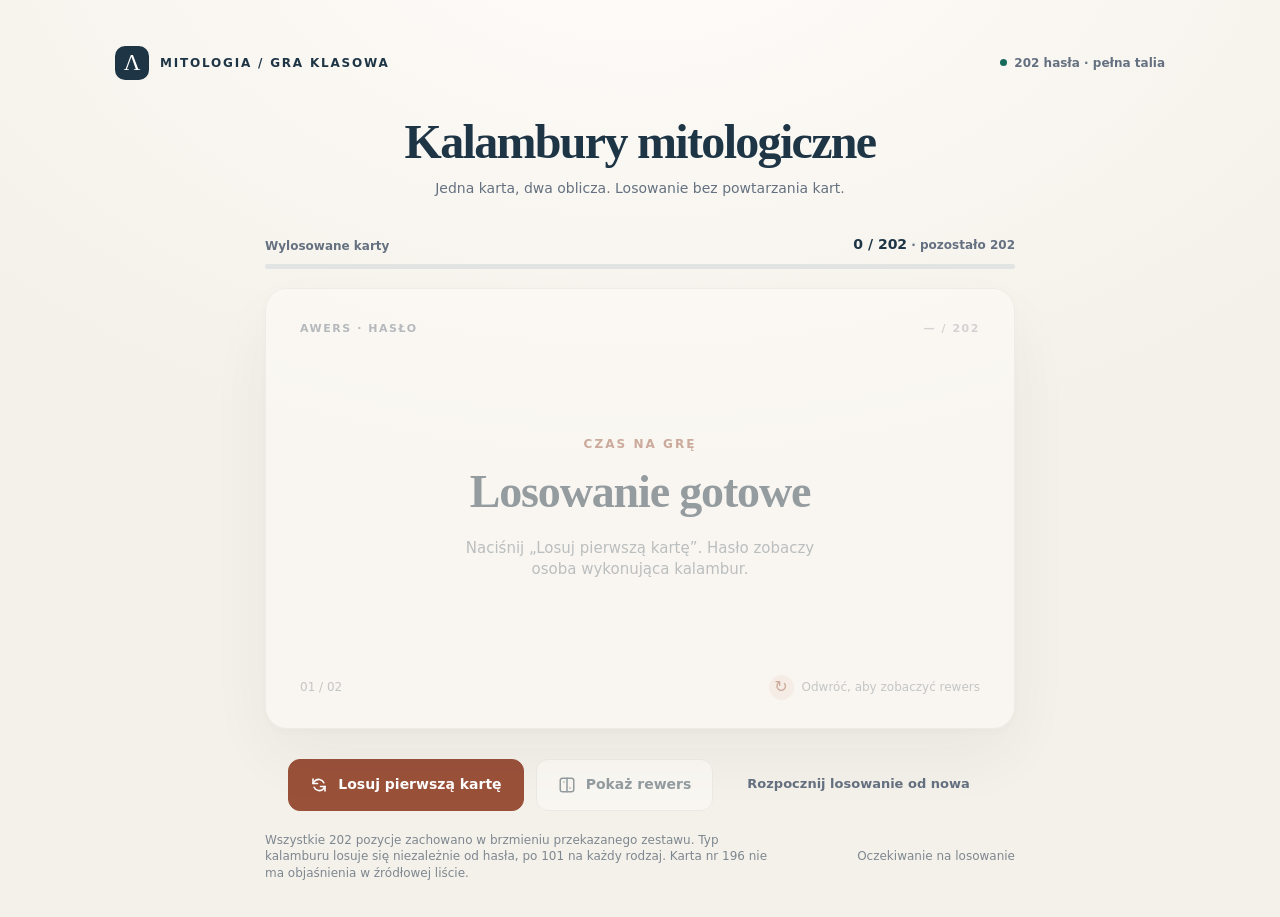
<file: archive/apps/mitologia_v1.html>
<!doctype html>
<html lang="pl">
<head>
<meta charset="utf-8" />
<meta name="viewport" content="width=device-width,initial-scale=1,viewport-fit=cover" />
<meta name="color-scheme" content="light" />
<meta name="theme-color" content="#F4F1EA" />
<title>Kalambury mitologiczne — losowanie 202 kart</title>
<style>
:root{--bg:#f4f1ea;--paper:#fffdfa;--ink:#212b39;--muted:#657180;--line:#dedfdc;--accent:#9a513a;--accent-soft:#f5e8df;--navy:#1e3546;--soft-blue:#e7eef1;--green:#176b5b;--shadow:0 28px 70px rgba(26,44,51,.11),0 3px 8px rgba(26,44,51,.05)}
*{box-sizing:border-box}
html{min-height:100%;background:var(--bg)}
body{margin:0;min-height:100vh;color:var(--ink);font-family:system-ui,-apple-system,"Segoe UI",Roboto,"Helvetica Neue",Arial,sans-serif;font-size:16px;line-height:1.4;background:radial-gradient(90% 80% at 50% -10%, #fffdfa 0%,var(--bg) 77%)}
button{font:inherit;-webkit-tap-highlight-color:transparent}
button:focus-visible{outline:3px solid #4289c9;outline-offset:4px}
button:disabled{cursor:not-allowed;opacity:.45}
.shell{width:min(100%,1120px);min-height:100vh;margin:auto;padding:34px 35px 34px;display:flex;flex-direction:column}
.topline{display:flex;align-items:center;justify-content:space-between;gap:16px;flex-wrap:wrap}
.brand{display:flex;gap:11px;align-items:center;font-size:12px;font-weight:800;letter-spacing:.15em;text-transform:uppercase;color:var(--navy)}
.brandmark{display:grid;place-items:center;background:var(--navy);color:white;width:34px;height:34px;border-radius:10px;font-family:Georgia,serif;font-size:23px;font-weight:400;letter-spacing:0}
.phase{display:inline-flex;align-items:center;gap:7px;color:var(--muted);font-size:12px;font-weight:600;white-space:nowrap}
.phase:before{content:"";display:inline-block;width:7px;height:7px;border-radius:50%;background:var(--green)}
.intro{text-align:center;margin-top:22px}
h1{margin:0;font-family:Georgia,"Times New Roman",serif;font-size:clamp(30px,4vw,48px);line-height:1.09;font-weight:600;letter-spacing:-.035em;color:var(--navy)}
.intro p{margin:11px 0 0;color:var(--muted);font-size:14px}
.progresszone{width:min(100%,750px);margin:26px auto 19px}
.progresslabels{display:flex;justify-content:space-between;align-items:flex-end;gap:12px;margin-bottom:9px;color:var(--muted);font-size:12px;font-weight:600}
.progresslabels strong{color:var(--navy);font-size:14px;font-variant-numeric:tabular-nums}
.meter{height:5px;background:#e1e4e3;border-radius:99px;overflow:hidden}
.meter>div{height:100%;width:0;background:var(--accent);border-radius:inherit;transition:width .25s ease}
.stage{position:relative;width:min(100%,750px);height:clamp(340px,49vh,475px);margin:0 auto;perspective:1450px}
.card{width:100%;height:100%;border:0;outline:0;border-radius:22px;background:none;cursor:pointer;position:relative;padding:0;text-align:left;transform-style:preserve-3d;transition:transform .62s cubic-bezier(.2,.72,.2,1)}
.card.flipped{transform:rotateY(180deg)}
.face{position:absolute;inset:0;border-radius:22px;background:var(--paper);box-shadow:var(--shadow);border:1px solid #e6e5e0;backface-visibility:hidden;-webkit-backface-visibility:hidden;overflow:hidden;display:flex;flex-direction:column;padding:28px 34px}
.back{transform:rotateY(180deg);background:#203749;color:#fff;border-color:#203749}
.face-header{display:flex;justify-content:space-between;align-items:center;gap:14px;min-height:25px;color:var(--muted);font-size:11px;letter-spacing:.14em;text-transform:uppercase;font-weight:800}
.front .number{font-variant-numeric:tabular-nums;color:#a6abb1}
.back .face-header{color:#abc5d4}
.face-content{flex:1;display:flex;flex-direction:column;justify-content:center;min-height:0}
.front .face-content{text-align:center;padding:12px 0}
.eyebrow{margin:0 0 12px;font-size:12px;text-transform:uppercase;letter-spacing:.17em;font-weight:800;color:var(--accent)}
.phrase{font-family:Georgia,"Times New Roman",serif;font-size:clamp(28px,4.05vw,46px);line-height:1.22;letter-spacing:-.025em;font-weight:600;overflow-wrap:anywhere;margin:0 auto;max-width:650px;color:var(--navy)}
.phrase.long{font-size:clamp(22px,3vw,35px)}
.phrase.xlong{font-size:clamp(18px,2.3vw,27px);line-height:1.2}
.phrase.xxlong{font-size:clamp(16px,1.95vw,22px);line-height:1.18}
.card-bottom{display:flex;align-items:center;justify-content:space-between;gap:10px;color:#889099;font-size:12px}
.card-bottom .turn{display:flex;align-items:center;gap:8px}
.card-bottom .turn span{display:inline-grid;place-items:center;width:25px;height:25px;border-radius:99px;background:var(--accent-soft);color:var(--accent);font-size:16px}
.back .face-content{justify-content:space-evenly;gap:17px;padding:14px 0 10px}
.back .label{font-size:11px;letter-spacing:.15em;text-transform:uppercase;font-weight:800;color:#bbd0dc;margin:0 0 8px}
.def{margin:0;font-size:clamp(17px,2.4vw,23px);line-height:1.38;font-weight:450;white-space:pre-line;overflow-wrap:anywhere;max-height:200px;overflow:auto;scrollbar-width:thin}
.def.long{font-size:clamp(14px,1.72vw,18px);line-height:1.35}
.def.xlong{font-size:clamp(13px,1.5vw,16px);line-height:1.3}
.modebox{display:flex;align-items:center;gap:15px;background:rgba(255,255,255,.085);border:1px solid rgba(255,255,255,.16);padding:16px 19px;border-radius:13px}
.mode-icon{display:grid;place-items:center;flex-shrink:0;width:43px;height:43px;border-radius:12px;background:rgba(255,255,255,.13);font-size:23px}
.modebox .label{margin:0 0:3px}
.modebox strong{display:block;font-size:20px;line-height:1.2;letter-spacing:.015em}
.back .card-bottom{color:#bdd0dc}
.back .turn span{background:rgba(255,255,255,.13);color:white}
.empty-face .face-content{text-align:center}
.empty-face .eyebrow{color:var(--accent)}
.empty-face .phrase{font-size:clamp(28px,4vw,44px)}
.empty-sub{margin:18px auto 0;color:#75808a;font-size:15px;max-width:390px}
.controls{display:flex;justify-content:center;gap:12px;align-items:center;flex-wrap:wrap;margin:25px auto 0}
.action{min-height:52px;border-radius:12px;border:1px solid var(--line);padding:0 21px;background:var(--paper);color:var(--navy);cursor:pointer;font-weight:750;font-size:14px;display:inline-flex;align-items:center;justify-content:center;gap:10px;transition:background .15s,transform .1s,box-shadow .15s}
.action:hover:not(:disabled){background:#fdfcf9;box-shadow:0 4px 14px rgba(31,52,64,.07)}
.action:active:not(:disabled){transform:translateY(1px)}
.action.primary{background:var(--accent);border-color:var(--accent);color:#fff;min-width:200px}
.action.primary:hover:not(:disabled){background:#87452f}
.action.quiet{background:transparent;border-color:transparent;color:var(--muted);font-size:13px}
.action.quiet:hover:not(:disabled){background:rgba(0,0,0,.04);box-shadow:none}
.action svg{height:18px;width:18px;flex:none}
.footer{width:min(100%,750px);margin:auto auto 0;padding-top:21px;display:flex;justify-content:space-between;align-items:center;gap:16px;font-size:12px;color:#7e8790}
.footer p{margin:0;max-width:520px}
.status{font-variant-numeric:tabular-nums;white-space:nowrap}
.sr{position:absolute;width:1px;height:1px;clip:rect(0,0,0,0);overflow:hidden;white-space:nowrap}
.dialog{border:none;border-radius:16px;padding:0;width:min(430px,calc(100% - 32px));color:var(--navy);background:#fffdfa;box-shadow:0 30px 110px rgba(0,0,0,.25)}
.dialog::backdrop{background:rgba(23,34,45,.65);backdrop-filter:blur(3px)}
.dialogbody{padding:27px}
.dialog h2{margin:0 0 9px;font-size:23px;font-family:Georgia,serif}
.dialog p{margin:0;color:var(--muted);font-size:14px}
.dialogactions{display:flex;gap:9px;justify-content:flex-end;margin-top:26px;flex-wrap:wrap}
.dialogactions button{min-height:44px}
@media (min-height:800px){.shell{padding-top:46px}.intro{margin-top:36px}.progresszone{margin-top:36px}.controls{margin-top:30px}}
@media (max-width:620px){.shell{padding:20px 16px 21px}.brand{font-size:10px;letter-spacing:.1em}.intro{margin-top:21px}.intro p{font-size:13px;max-width:290px;margin:10px auto 0}.progresszone{margin:19px auto 14px}.stage{height:min(56vh,480px);min-height:375px}.face{padding:20px 19px;border-radius:18px}.phrase{font-size:32px}.phrase.long{font-size:26px}.phrase.xlong{font-size:22px}.phrase.xxlong{font-size:18px}.back .face-content{padding:8px 0 5px;gap:9px}.def{font-size:18px}.def.long{font-size:15px}.def.xlong{font-size:13px;line-height:1.24}.modebox{padding:12px}.modebox strong{font-size:17px}.mode-icon{width:37px;height:37px;font-size:21px}.controls{margin-top:18px;display:grid;grid-template-columns:1fr 1fr;width:100%;gap:9px}.action{min-height:50px;padding:0 10px;font-size:13px}.action.primary{min-width:0;grid-column:1 / -1;grid-row:1}.action.quiet{grid-column:1 / -1;min-height:36px}.footer{margin-top:0;padding-top:11px;flex-direction:column;align-items:center;text-align:center;gap:4px;font-size:11px}.footer .status{display:none}}
@media (prefers-reduced-motion:reduce){*,*:before,*:after{transition:none!important}}
</style>
</head>
<body>
<main class="shell">
 <header class="topline">
  <div class="brand"><span class="brandmark" aria-hidden="true">Λ</span><span>Mitologia / gra klasowa</span></div>
  <span class="phase">202 hasła · pełna talia</span>
 </header>
 <section class="intro" aria-label="Tytuł gry">
  <h1>Kalambury mitologiczne</h1>
  <p>Jedna karta, dwa oblicza. Losowanie bez powtarzania kart.</p>
 </section>
 <section class="progresszone" aria-label="Postęp rozgrywki">
  <div class="progresslabels"><span>Wylosowane karty</span><span><strong id="progress">0 / 202</strong> <span id="remain">· pozostało 202</span></span></div>
  <div class="meter" role="progressbar" aria-label="Postęp losowania" aria-valuemin="0" aria-valuemax="202" aria-valuenow="0" id="meter"><div id="fill"></div></div>
 </section>
 <section class="stage" aria-label="Karta do kalamburów">
  <button class="card" id="card" type="button" aria-label="Odwróć kartę, aby zobaczyć drugą stronę" disabled>
   <div class="face front" id="front" aria-hidden="false">
    <div class="face-header"><span>AWERS <span aria-hidden="true">·</span> HASŁO</span><span class="number" id="cardno">— / 202</span></div>
    <div class="face-content">
     <div class="eyebrow" id="fronttitle">Czas na grę</div>
     <div class="phrase" id="phrase">Losowanie gotowe</div>
     <p class="empty-sub" id="welcome">Naciśnij „Losuj pierwszą kartę”. Hasło zobaczy osoba wykonująca kalambur.</p>
    </div>
    <div class="card-bottom"><span>01 / 02</span><span class="turn"><span aria-hidden="true">↻</span> Odwróć, aby zobaczyć rewers</span></div>
   </div>
   <div class="face back" id="back" aria-hidden="true">
    <div class="face-header"><span>REWERS <span aria-hidden="true">·</span> ZADANIE</span><span id="backno">— / 202</span></div>
    <div class="face-content">
     <div><div class="label">Znaczenie frazeologizmu</div><p class="def" id="definition"></p></div>
     <div class="modebox" aria-label="Wylosowany rodzaj kalamburu"><div class="mode-icon" id="modeicon" aria-hidden="true">✎</div><div><div class="label">Typ kalamburu</div><strong id="mode">RYSOWANY</strong></div></div>
    </div>
    <div class="card-bottom"><span>02 / 02</span><span class="turn"><span aria-hidden="true">↻</span> Wróć do hasła</span></div>
   </div>
  </button>
 </section>
 <nav class="controls" aria-label="Sterowanie grą">
  <button class="action primary" type="button" id="next"><svg viewBox="0 0 24 24" fill="none" stroke="currentColor" stroke-width="2.1" stroke-linecap="round" stroke-linejoin="round" aria-hidden="true"><path d="M4 4v6h6M20 20v-6h-6"/><path d="M5.5 15A7.5 7.5 0 0 0 18 17l2-3M4 10l2-3A7.5 7.5 0 0 1 18.5 9"/></svg><span id="nextlabel">Losuj pierwszą kartę</span></button>
  <button class="action" type="button" id="flip" disabled><svg viewBox="0 0 24 24" fill="none" stroke="currentColor" stroke-width="2" stroke-linecap="round" stroke-linejoin="round" aria-hidden="true"><rect x="3" y="3" width="18" height="18" rx="3"/><path d="M12 3v18M8 8h.01M16 16h.01"/></svg><span id="fliplabel">Pokaż rewers</span></button>
  <button class="action quiet" id="reset" type="button">Rozpocznij losowanie od nowa</button>
 </nav>
 <footer class="footer">
  <p>Wszystkie 202 pozycje zachowano w brzmieniu przekazanego zestawu. Typ kalamburu losuje się niezależnie od hasła, po 101 na każdy rodzaj. Karta nr 196 nie ma objaśnienia w źródłowej liście.</p>
  <span class="status" id="status" aria-live="polite">Oczekiwanie na losowanie</span>
 </footer>
</main>
<dialog id="confirm" class="dialog">
 <div class="dialogbody"><h2>Rozpocząć od początku?</h2><p>Przywróci to wszystkie 202 karty do puli losowania. Obecny postęp zostanie wyzerowany.</p><div class="dialogactions"><button class="action" type="button" id="cancel">Anuluj</button><button class="action primary" type="button" id="confirmreset">Resetuj talię</button></div></div>
</dialog>
<div class="sr" id="announce" aria-live="polite"></div>
<script>
'use strict';
const CARDS = [{"id":1,"haslo":"pięta Achillesa / Achillesowa","znaczenie":"słaba strona kogoś/ czegoś"},{"id":2,"haslo":"historia opowiedziana Alkinoosowi","znaczenie":"opowieść długa i zawiła"},{"id":3,"haslo":"dawać jabłka Alkinoosowi","znaczenie":"wykonywać czynność bezużyteczną/ bezsensowną"},{"id":4,"haslo":"róg obfitości / Amaltei","znaczenie":"bogactwo,  niewyczerpane zapasy"},{"id":5,"haslo":"(sypać się / posypać się) jak z rogu obfitości","znaczenie":"występowanie (czegoś) w wielkiej obfitości"},{"id":6,"haslo":"strzała Amora / amora (Kupidyna / Erosa)","znaczenie":"niespodziewane zakochanie się"},{"id":7,"haslo":"ugodzony / trafiony strzałą Amora","znaczenie":"osoba która zakochała się nagle i niespodziewanie"},{"id":8,"haslo":"zostać / być ugodzonym strzałą Amora / Erosa / Kupidyna","znaczenie":"nage się zakochać"},{"id":9,"haslo":"między ustami a brzegiem pucharu","znaczenie":"sytuacja w której osiągnięcie celu może być nagle zagrożona przez niespodziewane wydarzenia"},{"id":10,"haslo":"apoliński; apolińska postać / uroda; apolińskie rysy","znaczenie":"wyjątkowa piękna postać"},{"id":11,"haslo":"syn Apollina","znaczenie":"artysta, poeta"},{"id":12,"haslo":"piękny / zbudowany / smukły jak Apollo-","znaczenie":"młody i piękny mężczyzna o harmonijnej budowie ciała i klasycznych rysach."},{"id":13,"haslo":"aresowy; męstwo aresowe-","znaczenie":"bojowy, wojowniczy, waleczny"},{"id":14,"haslo":"wyprawa (Argonautów) po złote runo-","znaczenie":"wyprawa trudna z wyznaczonym celem prowadząca do bogactwa, satysfakcji ; Daleka wyprawa w danym celu w poszukiwaniu czegoś wartościowego"},{"id":15,"haslo":"złote runo-","znaczenie":"atrakcyjna zdobycz majątek, bogactwo"},{"id":16,"haslo":"szukać złotego runa-","znaczenie":"szukać bogactwa, czegoś wartościowego"},{"id":17,"haslo":"argusowy; argusowa nieufność, czujność-","znaczenie":"ktoś czujny, podejrzliwy"},{"id":18,"haslo":"argusowe oczy / oko-","znaczenie":"czujny, podejrzliwy, baczny wzrok, przed któremu nic nie umknie"},{"id":19,"haslo":"strzec (kogoś / czegoś) argusowym okiem-","znaczenie":"chronić pilnować (kogoś/czegoś) ze wzmożoną czujnością i podejrzliwością"},{"id":20,"haslo":"nić Ariadny-","znaczenie":"sposób wybrnięcia z zawiłej i beznadziejnej sytuacji"},{"id":21,"haslo":"(dojść / dochodzić / trafić) po nitce do kłębka-","znaczenie":"wyjaśnić coś poprzez cierpliwe, stopniowe badanie śladów, oraz poprzez wysnuwanie wniosków"},{"id":22,"haslo":"brzemię Atlasa / atlasowe-","znaczenie":"ciężar nie do zniesienia/ ponad ludzkie siły"},{"id":23,"haslo":"stajnia Augiasza / augiaszowa / Augiaszowa || stajnie Augiasza / augiaszowe / Augiaszowe-","znaczenie":"wielki nieporządek ; od dawna nie posprzątane pomieszczenie"},{"id":24,"haslo":"uprzątnąć / wyczyścić / oczyścić / sprzątać / uprzątnąć stajnie Augiasza / augiaszowe || stajnie Augiasza, augiaszową-","znaczenie":"sprzątać bałagan ; radykalnie usuwać nagromadzone zaniedbania w jakiejś dziedzinie życia"},{"id":25,"haslo":"bachusowy / bachiczny; bachusowa / bachiczna uczta / zabawa; bachusowy / bachiczny śmiech / uśmiech -","znaczenie":"przypominający Bachusa, lub obchody ku jego czci; hulaszczy, pijacki, rozwiązły,"},{"id":26,"haslo":"bachusowa praca","znaczenie":"pijaństwo"},{"id":27,"haslo":"bachowy / bachusowy napój / sok / trunek","znaczenie":"wino"},{"id":28,"haslo":"czciciel Bachusa || bachusowi czciciele","znaczenie":"pijak, pijacy"},{"id":29,"haslo":"wzrok / oczy / spojrzenie bazyliszka / bazyliszkowe / bazyliszkowate","znaczenie":"spojrzenie, oczy przeszywające, nieżyczliwe, nienawistne, podstępne"},{"id":30,"haslo":"(płakać jak bazyliszek)","znaczenie":"wylewać łzy z wyrachowania, nieszczerze się smucić"},{"id":31,"haslo":"list Bellerofonta","znaczenie":"list zawierający treści zgubne dla doręczyciela"},{"id":32,"haslo":"syn Bellony -","znaczenie":"żołnierz, wojak"},{"id":33,"haslo":"czuwać / pilnować / zachowywać się jak Cerber","znaczenie":"być bardzo czujnym, nieustępliwym, wręcz nieżyczliwym stróżem, dozorcą kogoś/czegoś"},{"id":34,"haslo":"łódź Charona","znaczenie":"symbol oznaczający śmierć"},{"id":35,"haslo":"Scylla i Charybda","znaczenie":"niebezpieczeństwo zagrażające jednocześnie z dwu stron"},{"id":36,"haslo":"być / znaleźć się / znajdować się między Scyllą a / i Charybdą","znaczenie":"być / znaleźć się w niebezpieczeństwie zagrażającym jednocześnie z dwu stron, w sytuacji trudnej (z pozoru) bez wyjścia"},{"id":37,"haslo":"przejść / przepłynąć przez Scyllę i Charybdę","znaczenie":"wyjść cało z niebezpieczeństwa, uniknąć niebezpiecznej sytuacji"},{"id":38,"haslo":"złoty deszcz","znaczenie":"szczęście, bogactwo, dobrobyt / hojne datki spadające na kogoś"},{"id":39,"haslo":"praca Danaid / danaidowa || beczka Danaid","znaczenie":"niekończący się bezowocny i  daremny trud, coś co wymaga ogromnych wysiłków a nie przynosi oczekiwanych efektów i korzyści / człowiek, któremu wszystko jest mało albo coś (np. dom) co wymaga bezustannych nakładów"},{"id":40,"haslo":"koszula / szata / suknia Dejaniry","znaczenie":"przyczyna ogromnych cierpień i męczarni, od których nie ma ucieczki"},{"id":41,"haslo":"deukaliońska powódź","znaczenie":"potop"},{"id":42,"haslo":"od czasów Deukaliona","znaczenie":"od czasu potopu/ od bardzo dawna"},{"id":43,"haslo":"diomedowa zamiana","znaczenie":"niekorzystna zamiana, w której cała korzyść przypada jednej stronie"},{"id":44,"haslo":"diomedowy przymus","znaczenie":"absolutnie nieodparty przymus"},{"id":45,"haslo":"dionizyjski; dionizyjski nastrój / humor; dionizyjska zabawa / uczta","znaczenie":"wesoły, beztroski, bachiczny, orgiastyczny, żywiołowy"},{"id":46,"haslo":"spiż dodoński","znaczenie":"człowiek bardzo gadatliwy; papla, gaduła"},{"id":47,"haslo":"edypowa zagadka","znaczenie":"zagadka trudna do odgadnięcia"},{"id":48,"haslo":"pod (czyjąś) egidą","znaczenie":"pod czyjąś opieką, czyimś przewodnictwem, wpływem, patronatem, pod czyimiś auspicjami"},{"id":49,"haslo":"cienie elizejskie","znaczenie":"mary, duchy zmarłych, błąkające się po Polach Elizejskich"},{"id":50,"haslo":"Pola Elizejskie || kraina cieni / cieniów || w krainie cieniów","znaczenie":"pośmiertny świat, miejsce szczęśliwego pobytu dusz zmarłych sprawiedliwych i uczciwych; życie pozagrobowe, kraina wiecznej wiosny i szczęścia"},{"id":51,"haslo":"łzy Eos -","znaczenie":"rosa"},{"id":52,"haslo":"jabłko niezgody / Eris","znaczenie":"przyczyna sporu, niezgody"},{"id":53,"haslo":"uczeń Eskulapa","znaczenie":"lekarz"},{"id":54,"haslo":"fama / stugębna fama","znaczenie":"zwykle wyolbrzymiona plotka lub wieść"},{"id":55,"haslo":"fama głosi / niesie","znaczenie":"krążą plotki na jakiś temat"},{"id":56,"haslo":"rozeszła się fama","znaczenie":"rozeszła się wieść, plotka, pogłoska"},{"id":57,"haslo":"wóz Apolla / Feba / Febusa","znaczenie":"słońce"},{"id":58,"haslo":"odradzać się / odrodzić się / powstać (jak / niczym feniks / Feniks) z popiołów","znaczenie":"odradzać się, powstawać na nowo z gruzów; zaistnieć od nowa"},{"id":59,"haslo":"dzieci Flory","znaczenie":"kwiaty"},{"id":60,"haslo":"uczta Fokosa","znaczenie":"uczta, na której goście zabijają gospodarza"},{"id":61,"haslo":"dar / dary fortuny || łaska /łaski fortuny","znaczenie":"nieoczekiwany majątek, bogactwo szczęście; cecha, która może przynieść człowiekowi powodzenie; pomyślne okoliczności zaistniałe bez wysiłku człowieka"},{"id":62,"haslo":"koło fortuny / Fortuny","znaczenie":"zmienność losu, następowanie po sobie wydarzeń pomyślnych i niepomyślnych"},{"id":63,"haslo":"fortuna kołem się toczy","znaczenie":"powodzenie w życiu się zmienia"},{"id":64,"haslo":"ślepa fortuna","znaczenie":"przypadek"},{"id":65,"haslo":"uśmiech fortuny","znaczenie":"szczęśliwy zwrot, zmiana w życiu"},{"id":66,"haslo":"fortuna uśmiecha się do (kogoś)","znaczenie":"różne sprawy układają się komuś pomyślnie"},{"id":67,"haslo":"wybraniec / ulubieniec / dziecię fortuny","znaczenie":"osoba ciesząca się wyjątkowym powodzeniem, szczęściem"},{"id":68,"haslo":"zmienna fortuna || fortuna zmienną jest","znaczenie":"różne, dobre i złe koleje losu, szczęście przeplata się z niepowodzeniami w życiu"},{"id":69,"haslo":"chwytać fortunę za nogi","znaczenie":"korzystać z każdej okazji, aby osiągnąć szczęście"},{"id":70,"haslo":"kusić fortunę","znaczenie":"niepotrzebnie prowokować wydarzenia"},{"id":71,"haslo":"śmiałym fortuna sprzyja / służy","znaczenie":"odważnym dopisuje szczęście"},{"id":72,"haslo":"zły jak furia","znaczenie":"wściekły, bardzo zdenerwowany"},{"id":73,"haslo":"rzucić się na (coś / kogoś) jak furia","znaczenie":"wściekle, gwałtownie kogoś/coś zaatakować"},{"id":74,"haslo":"wpaść / wpadać / wbiec (na kogoś / gdzieś) jak furia","znaczenie":"wbiec gdzieś/na kogoś gwałtownie, ze złością, będąc poruszonym"},{"id":75,"haslo":"wybiec / wypaść (skądś) jak furia","znaczenie":"wybiec skądś gwałtownie, będąc bardzo poruszonym i okazując złość"},{"id":76,"haslo":"boginie wdzięku || trzy gracje -","znaczenie":"piękne kobiety"},{"id":77,"haslo":"naszyjnik Harmonii -","znaczenie":"zgubny dar"},{"id":78,"haslo":"peplos / szata Harmonii -","znaczenie":"zgubny dar"},{"id":79,"haslo":"herkulesowy; herkulesowa siła / sylwetka -","znaczenie":"atletyczna, potężna budowa ciała"},{"id":80,"haslo":"praca herkulesowa -","znaczenie":"praca przekraczająca ludzkie siły"},{"id":81,"haslo":"(być) silny jak Herkules -","znaczenie":"być niezwykle silnym"},{"id":82,"haslo":"być jak Herkules na rozstajach || stanąć na rozdrożu jak Herkules -","znaczenie":"wahać się przed podjęciem ważnej decyzji"},{"id":83,"haslo":"część / udział Hermesa","znaczenie":"połowa znaleziska"},{"id":84,"haslo":"wszedł Hermes || Hermes przeleciał","znaczenie":"nagła niezręczna cisza w rozmowie"},{"id":85,"haslo":"złote jabłko","znaczenie":"źródło ogromnego zysku"},{"id":86,"haslo":"hydra","znaczenie":"odradzające się nieszczęście"},{"id":87,"haslo":"urwać / uciąć łeb hydrze","znaczenie":"zatrzymać szerzące się zło"},{"id":88,"haslo":"hydra (jędza) niezgody powstaje","znaczenie":"szerzenie się nieporozumień"},{"id":89,"haslo":"ikarowe loty || ikarowy lot || lot Ikara","znaczenie":"śmiałe, nieprzemyślane plany"},{"id":90,"haslo":"ikarowe skrzydła || skrzydła Ikara","znaczenie":"coś nietrwałego, ale wartościowego"},{"id":91,"haslo":"koło Iksjona","znaczenie":"męczarnie bez końca"},{"id":92,"haslo":"biedniejszy od Irosa -","znaczenie":"bardzo biedny"},{"id":93,"haslo":"janusowe / Janusowe oblicze","znaczenie":"coś sprzecznego, może być także człowiek dwulicowy"},{"id":94,"haslo":"jowiszowy; jowiszowa postawa; jowiszowe brwi; jowiszowy gniew","znaczenie":"dostojny, potężny, ale złowieszczy"},{"id":95,"haslo":"jowiszowe spojrzenie / oblicze / twarz || jowiszowy wyraz (na) twarzy","znaczenie":"spojrzenie tak surowe, że aż groźne"},{"id":96,"haslo":"nastroszyć brwi jowiszowo -","znaczenie":"zmarszczyć brwi"},{"id":97,"haslo":"nim jeszcze Jowisz zapuścił brodę","znaczenie":"wiele lat temu"},{"id":98,"haslo":"początek od Jowisza","znaczenie":"początek od najważniejszej rzeczy lub osoby"},{"id":99,"haslo":"pod (zimnym) Jowiszem -","znaczenie":"pod gołym niebem"},{"id":100,"haslo":"groźny jak Jowisz","znaczenie":"bardzo groźny"},{"id":101,"haslo":"kadmejskie zwycięstwo","znaczenie":"zwycięstwo tragiczne dla obu stron"},{"id":102,"haslo":"kastalski zdrój || źródło kastalskie","znaczenie":"źródło dające natchnienie do  czegoś/ poezja"},{"id":103,"haslo":"Kastor i Polluks || nierozdzielni jak Kastor i Polluks","znaczenie":"wierni i nierozłączni przyjaciele"},{"id":104,"haslo":"kimeryjskie ciemności","znaczenie":"wielkie, nieprzeniknione, gęste ciemności"},{"id":105,"haslo":"uczta Lapitów","znaczenie":"uczta kończąca się kłótnią, a nawet bijatyką"},{"id":106,"haslo":"lary i penaty","znaczenie":"sprzęty, ruchomości domowe/ wszystko to, co składa się na atmosferę domu w rozumieniu gniazda rodzinnego, ogniska domowego; dom"},{"id":107,"haslo":"(lelum polelum || Lelum Polelum || taki to lelum polelum)","znaczenie":"człowiek flegmatyczny, powolny, ospały, ślamazarny/ powoli, flegmatycznie, ospale, bez pośpiechu/ obwiśle (o ubraniu)/ pijak"},{"id":108,"haslo":"(Lelum Polelum, Fistum Pofistum)","znaczenie":"coś bezwartościowego, nienadającego się do niczego/ ktoś niezasługujący na zaufanie/ pożal się Boże (wyraz ubolewania)"},{"id":109,"haslo":"(iść jak lelum polelum)","znaczenie":"chodzić wolno, ospale, noga za nogą"},{"id":110,"haslo":"(stać niby Lelum Polelum na górze || stać jak lelum polelum)","znaczenie":"stać nieruchomo, pozostawać w bezruchu"},{"id":111,"haslo":"czyny lemnijskie","znaczenie":"czyny bardzo okrutne"},{"id":112,"haslo":"woda letejska || rzeka / zdrój zapomnienia / Zapomnienia || woda / zdrój niepamięci","znaczenie":"zapomnienie"},{"id":113,"haslo":"napić się wody letejskiej","znaczenie":"zapomnieć wszystko, pozbawić się wspomnień, kłopotów/ odejść w niebyt, całkowicie zniknąć"},{"id":114,"haslo":"dzieło / rzemiosło marsowe","znaczenie":"czyny wojskowe, stan wojskowy, wojaczka, żołnierka"},{"id":115,"haslo":"marsowe rękawy","znaczenie":"zbroja"},{"id":116,"haslo":"pole marsowe","znaczenie":"pole manewrów wojskowych, plac wojenny, plac broni albo teren wojny"},{"id":117,"haslo":"postawa marsowa","znaczenie":"postawa żołnierska, śmiała bohaterska, rycerska"},{"id":118,"haslo":"syn Marsa","znaczenie":"żołnierz"},{"id":119,"haslo":"marsowa / marsowata mina / twarz || marsowe spojrzenie / oblicze / czoło || marsowy / marsowaty wyraz twarzy || mars na czole || z marsem na czole","znaczenie":"ponure, groźne spojrzenie; zmarszczone złowrogo czoło; ponury, niezadowolony, rozgniewany wyraz twarzy"},{"id":120,"haslo":"marsem patrzeć / spojrzeć / spozierać || marsowo / marsowato spoglądać || patrzeć / spojrzeć marsowo","znaczenie":"patrzeć z groźną, surową miną"},{"id":121,"haslo":"sobić / stawiać / stroić marsa","znaczenie":"zmarszczyć się groźnie, patrzeć pochmurnie z wyrazem niezadowolenia"},{"id":122,"haslo":"nie wytrzymać Marsa","znaczenie":"nie znieść trudów wojennych"},{"id":123,"haslo":"w Marsa uderzyć || Marsem ruszyć","znaczenie":"szturmować, zaatakować"},{"id":124,"haslo":"kocioł Medei","znaczenie":"sposób przywrócenia utraconej młodości"},{"id":125,"haslo":"szata Medei / Glauki / Kreuzy","znaczenie":"zgubny dar"},{"id":126,"haslo":"wzrok / spojrzenie / oczy Meduzy","znaczenie":"spojrzenie ostre, nieprzyjemne, przenikliwe, zmieniające człowieka w kamień"},{"id":127,"haslo":"figa Merkurego","znaczenie":"pierwszy owoc lub rezultat jakiś działań, pierwsze prace"},{"id":128,"haslo":"nie z każdego drewna będzie Merkuriusz || nie z każdej kłody uczynisz Merkurego","znaczenie":"nie z każdego kształconego człowieka będzie uczony"},{"id":129,"haslo":"midasowe uszy","znaczenie":"symbol głupoty"},{"id":130,"haslo":"mieć midasowe uszy","znaczenie":"być głupcem"},{"id":131,"haslo":"głupi jak midasowe uszy","znaczenie":"człowiek bardzo głupi, tępy i nierozsądny"},{"id":132,"haslo":"bogaty jak Midas","znaczenie":"człowiek, który szybko się bogaci (jednak bogactwo to utrudnia mu życie)"},{"id":133,"haslo":"świnia (poucza) Minerwę","znaczenie":"ignorant poucza świadomego rzeczy"},{"id":134,"haslo":"wbrew woli Minerwy","znaczenie":"ktoś zabiera się do tworzenia dzieła (np. literackiego, malarskiego) bez talentu, bez natchnienia"},{"id":135,"haslo":"wyskoczyć jak Minerwa / Pallas z głowy Jowisza","znaczenie":"zjawić się nagle niespodziewanie"},{"id":136,"haslo":"nić życia / żywota","znaczenie":"ciągłość, bieg życia"},{"id":137,"haslo":"przeciąć nitkę / nić (czyjegoś) żywota","znaczenie":"spowodować czyjąś śmierć (o chorobie, wypadku, o człowieku - sprawcy czyjejś śmierci"},{"id":138,"haslo":"objęcia Morfeusza","znaczenie":"marzenie senne. - sen"},{"id":139,"haslo":"(być / leżeć / spoczywać) w objęciach / na łonie Morfeusza","znaczenie":"śnić lub zapaść w sen"},{"id":140,"haslo":"dziesiąta muza","znaczenie":"film, twórczość filmowa, kinematografia"},{"id":141,"haslo":"jedenasta muza","znaczenie":"telewizja"},{"id":142,"haslo":"kochanek / ulubieniec / wychowanek muz","znaczenie":"poeta, artysta - ten, który oddaje się sztukom pięknym"},{"id":143,"haslo":"lekka  / lżejsza muza","znaczenie":"utwory artystyczne, kabaretowe, zwykle muzyczne, o charakterze rozrywkowym"},{"id":144,"haslo":"muza podkasana","znaczenie":"lekki, frywolny repertuar teatralny, kabaretowy, rewirowy.\n- aktorka występująca w tego rodzaju stuce"},{"id":145,"haslo":"sobie (śpiewać) a muzom || robić coś sobie a muzom","znaczenie":"robić coś tylko dla siebie, nie dla ludzi, nie dbając o korzyść ani o to, czy jest to komuś przydatne; robić coś wyłącznie dla własnej przyjemności."},{"id":146,"haslo":"narcyz kałamarza","znaczenie":"autor rozkochany we własnej twórczości"},{"id":147,"haslo":"narcyzowaty zachwyt (nad sobą)","znaczenie":"bezkrytyczny zachwyt nad sobą, samouwielbienie"},{"id":148,"haslo":"być zakochanym w sobie jak Narcyz || zachowywać się jak narcyz","znaczenie":"uwielbić się, bezkrytycznie podchodzić do własnej osoby"},{"id":149,"haslo":"nektar boski","znaczenie":"smaczny wyśmienity napój"},{"id":150,"haslo":"być jak Nemezis / nemezis","znaczenie":"karać surowo, ale sprawiedliwie, adekwatnie do winy"},{"id":151,"haslo":"państwo Neptuna","znaczenie":"ocean morze"},{"id":152,"haslo":"wyglądać jak Niobe skamieniała","znaczenie":"znieruchomieć"},{"id":153,"haslo":"sznur Oknosa","znaczenie":"bezowocny trud/ żona trwoniąca wszystko co mąż zarobi"},{"id":154,"haslo":"olimpijski; olimpijska postawa / uczta","znaczenie":"boski, doskonały, wyniosły"},{"id":155,"haslo":"olimpijski spokój","znaczenie":"całkowity spokój"},{"id":156,"haslo":"po olimpijsku","znaczenie":"w sposób właściwy bogom, majestatyczny, podniosły"},{"id":157,"haslo":"być / zasiąść na Olimpie","znaczenie":"Zdobyć sławę/ uznanie w jakiejś dziedzinie"},{"id":158,"haslo":"pępek świata","znaczenie":"osoba zadufana w sobie, myśląca tylko o swoich korzyściach nie zważając na krzywdę innych/ rzecz niesłusznie uznawana za najważniejszą"},{"id":159,"haslo":"być pępkiem świata || uważać się za pępek świata","znaczenie":"uważać się za kogoś ważnego/ pyszałkowate zachowanie"},{"id":160,"haslo":"paniczny; paniczna ucieczka; paniczny nastrój","znaczenie":"powstały na skutek paniki"},{"id":161,"haslo":"paniczny strach / lęk","znaczenie":"nieopanowany i niepohamowany lęk"},{"id":162,"haslo":"puszka Pandory","znaczenie":"źródło niekończących się nieszczęść, problemów"},{"id":163,"haslo":"otworzyć / otwierać puszkę Pandory","znaczenie":"spowodować nieszczęście"},{"id":164,"haslo":"harce parnasowe","znaczenie":"popisy wierszopisarskie"},{"id":165,"haslo":"wejść / wstąpić na Parnas","znaczenie":"zostać uznanym, cenionym poetą"},{"id":166,"haslo":"dosiąść / dosiadać Pegaza / pegaza || wsiąść na Pegaz / pegaza","znaczenie":"próbować swoich sił w poezji, mieć natchnienie"},{"id":167,"haslo":"opuszczać rodzinne penaty","znaczenie":"opuszczać dom rodzinny"},{"id":168,"haslo":"przenosić swoje (lary i) penaty","znaczenie":"zmieniać mieszkanie"},{"id":169,"haslo":"wracać do swoich (larów i) penatów","znaczenie":"wracać do domu rodzinnego"},{"id":170,"haslo":"praca / robota Penelopy","znaczenie":"niekończąca się, bezproduktywna praca"},{"id":171,"haslo":"(być) wierna jak Penelopa || czekać wiernie (na powrót małżonka) jak Penelopa","znaczenie":"kobieta cierpliwie znosząca rozłąkę, wiernie czekająca na powrót męża"},{"id":172,"haslo":"łoże Prokrusta || prokrustowe łoże","znaczenie":"trudna sytuacje w której coś jest na siłę naginane"},{"id":173,"haslo":"prometejski; prometejski bohater / bunt / czyn / poryw; prometejskie cechy charakteru / cierpienie / dzieło / porywy; prometejska postać / postawa","znaczenie":"śmiały, heroiczny, buntowniczy działający dla ludzi"},{"id":174,"haslo":"ogień prometejski","znaczenie":"ikra bogów/ wyzwanie rzucone siłom wyższym"},{"id":175,"haslo":"pytyjska / pityjska odpowiedź / wypowiedź","znaczenie":"wieloznaczna, niezrozumiała odpowiedź"},{"id":176,"haslo":"być (dla kogoś) wyrocznią || mieć / uważać (kogoś) za wyrocznię","znaczenie":"uznawać kogoś za specjalistę w danej dziedzinie"},{"id":177,"haslo":"mówić jak wyrocznia / Pytia","znaczenie":"przepowiadać przyszłość; mówić w sposób zawoalowany, niejednoznaczny"},{"id":178,"haslo":"stary / obleśny satyr","znaczenie":"lubieżny i rozpustny człowiek, zwłaszcza w starszym wieku"},{"id":179,"haslo":"brzydki jak Satyr","znaczenie":"mężczyzna bardzo brzydki, nieestetyczny"},{"id":180,"haslo":"sfinksowy; sfinksowa mina / odpowiedź / twarz / zagadka; sfinksowy wyraz twarzy; sfinksowe oblicze","znaczenie":"tajemniczy, zagadkowy, nieprzenikniony;"},{"id":181,"haslo":"tajemniczy / zagadkowy / nieodgadniony / pełen tajemnic (jak) sfinks -","znaczenie":"człowiek bardzo tajemniczy, zagadkowy, mówiący zagadkowo"},{"id":182,"haslo":"milczeć jak sfinks || być tajemniczym / zagadkowym jak sfinks","znaczenie":"być tajemniczym, uporczywie milczeć; wiernie dochowywać sekretu, nie zdradzać tajemnicy"},{"id":183,"haslo":"wyglądać jak sfinks","znaczenie":"wyglądać zagadkowo"},{"id":184,"haslo":"stentorowy głos (śmiech) || głos Stentora","znaczenie":"potężny, bardzo donośny głos"},{"id":185,"haslo":"już to Sybilla przepowiadała","znaczenie":"określenie katastroficznego wydarzenia, którego nastąpienie można przewidzieć"},{"id":186,"haslo":"syreni śpiew (głos) || śpiew syreny","znaczenie":"urzekający, czarujący śpiew; kuszące słówka służące uwodzeniu kogoś"},{"id":187,"haslo":"śpiewać jak syrena","znaczenie":"kusić za pomocą śpiewu"},{"id":188,"haslo":"syzyfowa praca","znaczenie":"praca wymagająca bezskutecznych wysiłków"},{"id":189,"haslo":"wykonywać syzyfową pracę","znaczenie":"wykonywać pracę wymagającć bezskutecznych wysiłków"},{"id":190,"haslo":"męki Tantala","znaczenie":"cierpienia"},{"id":191,"haslo":"cierpieć męki Tantala","znaczenie":"znosić męczenie, dotkliwe cierpienie"},{"id":192,"haslo":"koń trojański","znaczenie":"podstęp zmierzający do pokonania przeciwnika; złowieszcza, przynosząca nieszczęście, przynosząca zgubę zdobycz; ktoś, wprowadzony do jakiegoś środowiska, który zdziała w nim szkodę"},{"id":193,"haslo":"jak po zburzeniu Troi","znaczenie":"całkowicie, zupełnie zniszczone"},{"id":194,"haslo":"stara jak Troja","znaczenie":"kobieta bardzo posunięta w latach"},{"id":195,"haslo":"tytan","znaczenie":"człowiek wytrzymały, silnie fizycznie i moralnie"},{"id":196,"haslo":"tytan nauki/ pracy","znaczenie":""},{"id":197,"haslo":"tytaniczny; boje / walki tytaniczne; tytaniczna siła / męka / ofiara / wytrzymałość / osobowość","znaczenie":"przekraczający ludzkie siły"},{"id":198,"haslo":"praca tytaniczna","znaczenie":"nadludzka, ciężka praca"},{"id":199,"haslo":"złota głowa tytana","znaczenie":"słoneczny krąg, Słońce"},{"id":200,"haslo":"(być) chytry jak Ulisses / Odys","znaczenie":"człowiek bardzo chytry, wykorzystujący swą przebiegłość do osiągnięcia celu"},{"id":201,"haslo":"(być) piękna jak Wenus","znaczenie":"piękna i zgrabna kobieta"},{"id":202,"haslo":"kapłanka / strażniczka domowego / rodzinnego ogniska","znaczenie":"kobieta dbająca o ciepło domowe i o rodzinne więzi, poświęcająca się życiu rodzinnym"}];
const STORAGE_KEY='mitologiczne-202-losowanie-v1';
const el=(id)=>document.getElementById(id);
const ui={card:el('card'),front:el('front'),back:el('back'),phrase:el('phrase'),def:el('definition'),next:el('next'),nextlabel:el('nextlabel'),flip:el('flip'),fliplabel:el('fliplabel'),meter:el('meter'),fill:el('fill'),progress:el('progress'),remain:el('remain'),cardno:el('cardno'),backno:el('backno'),status:el('status'),fronttitle:el('fronttitle'),welcome:el('welcome'),mode:el('mode'),modeicon:el('modeicon'),confirm:el('confirm'),announce:el('announce')};
function shuffle(a){for(let i=a.length-1;i>0;i--){const j=Math.floor(Math.random()*(i+1));[a[i],a[j]]=[a[j],a[i]]}return a}
function fresh(){return {order:shuffle(Array.from({length:CARDS.length},(_,i)=>i)),modes:shuffle(Array.from({length:CARDS.length},(_,i)=>i<101?'rysowany':'pokazywany')),index:-1}}
function valid(s){return s&&Number.isInteger(s.index)&&s.index>=-1&&s.index<202&&Array.isArray(s.order)&&s.order.length===202&&new Set(s.order).size===202&&s.order.every(n=>Number.isInteger(n)&&n>=0&&n<202)&&Array.isArray(s.modes)&&s.modes.length===202&&s.modes.every(x=>x==='rysowany'||x==='pokazywany')}
let state;try{const saved=JSON.parse(localStorage.getItem(STORAGE_KEY));state=valid(saved)?saved:fresh()}catch{state=fresh()}
let flipped=false;
function save(){try{localStorage.setItem(STORAGE_KEY,JSON.stringify(state))}catch{}}
function setFlip(value){if(state.index<0)return;flipped=value;ui.card.classList.toggle('flipped',flipped);ui.front.setAttribute('aria-hidden',flipped?'true':'false');ui.back.setAttribute('aria-hidden',flipped?'false':'true');ui.fliplabel.textContent=flipped?'Pokaż awers':'Pokaż rewers';ui.card.setAttribute('aria-label',flipped?'Odwróć kartę, aby zobaczyć hasło':'Odwróć kartę, aby zobaczyć znaczenie i typ kalamburu')}
function render(){const count=state.index+1;ui.progress.textContent=count+' / '+CARDS.length;ui.remain.textContent='· pozostało '+(CARDS.length-count);ui.fill.style.width=(count/CARDS.length*100)+'%';ui.meter.setAttribute('aria-valuenow',count);
 const has=count>0;ui.card.disabled=!has;ui.flip.disabled=!has;
 if(has){const item=CARDS[state.order[state.index]],mode=state.modes[state.index];ui.cardno.textContent='#'+String(item.id).padStart(3,'0');ui.backno.textContent='#'+String(item.id).padStart(3,'0');ui.fronttitle.textContent='HASŁO DO ODGADNIĘCIA';ui.phrase.textContent=item.haslo;ui.phrase.className='phrase'+(item.haslo.length>148?' xxlong':item.haslo.length>97?' xlong':item.haslo.length>59?' long':'');ui.welcome.hidden=true;ui.def.textContent=item.znaczenie||'(Nie podano objaśnienia w zestawie źródłowym.)';ui.def.className='def'+(ui.def.textContent.length>320?' xlong':ui.def.textContent.length>180?' long':'');ui.mode.textContent=mode.toUpperCase();ui.modeicon.textContent=mode==='rysowany'?'✎':'🎭';ui.status.textContent='Karta '+count+' z 202';}
 else{ui.cardno.textContent='— / 202';ui.fronttitle.textContent='Czas na grę';ui.phrase.textContent='Losowanie gotowe';ui.phrase.className='phrase';ui.welcome.hidden=false;ui.status.textContent='Oczekiwanie na losowanie'}
 const over=count===202;ui.next.disabled=over;ui.nextlabel.textContent=over?'Wylosowano wszystkie 202':has?'Losuj kolejną kartę':'Losuj pierwszą kartę';setFlip(false)
}
function draw(){if(state.index>=CARDS.length-1)return;state.index++;render();save();ui.announce.textContent='Wylosowano kartę numer '+CARDS[state.order[state.index]].id+'.'}
ui.next.addEventListener('click',draw);
ui.flip.addEventListener('click',()=>setFlip(!flipped));
ui.card.addEventListener('click',()=>setFlip(!flipped));
ui.reset=el('reset');ui.reset.addEventListener('click',()=>{if(ui.confirm.showModal)ui.confirm.showModal();else if(window.confirm('Czy na pewno przywrócić wszystkie 202 karty do puli?'))reset()});
el('cancel').addEventListener('click',()=>ui.confirm.close());
el('confirmreset').addEventListener('click',()=>{ui.confirm.close();reset()});
function reset(){state=fresh();flipped=false;save();render();ui.announce.textContent='Talia zresetowana. Wszystkie 202 karty dostępne.'}
document.addEventListener('keydown',e=>{if(ui.confirm.open||e.altKey||e.ctrlKey||e.metaKey)return;if(e.code==='Space'&&state.index>=0&&e.target.tagName!=='BUTTON'){e.preventDefault();setFlip(!flipped)}if(e.key==='ArrowRight'&&state.index<201&&e.target.tagName!=='BUTTON'){e.preventDefault();draw()}});
render();
</script>
</body>
</html>
</file>
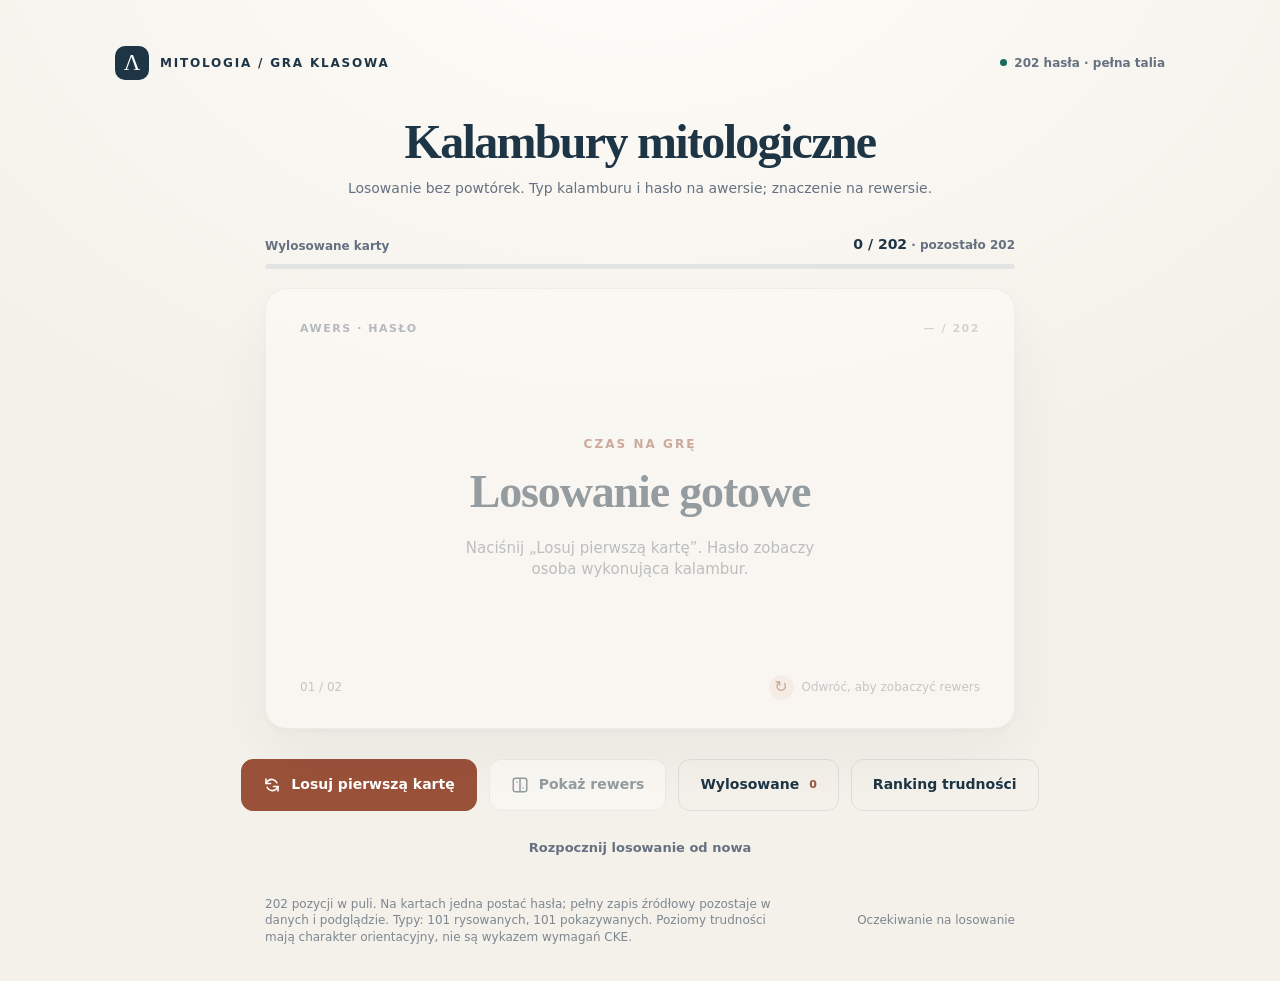
<file: archive/apps/mitologia_v2.html>
<!doctype html>
<html lang="pl">
<head>
<meta charset="utf-8" />
<meta name="viewport" content="width=device-width,initial-scale=1,viewport-fit=cover" />
<meta name="color-scheme" content="light" />
<meta name="theme-color" content="#F4F1EA" />
<title>Kalambury mitologiczne — losowanie 202 kart</title>
<style>
:root{--bg:#f4f1ea;--paper:#fffdfa;--ink:#212b39;--muted:#657180;--line:#dedfdc;--accent:#9a513a;--accent-soft:#f5e8df;--navy:#1e3546;--soft-blue:#e7eef1;--green:#176b5b;--shadow:0 28px 70px rgba(26,44,51,.11),0 3px 8px rgba(26,44,51,.05)}
*{box-sizing:border-box}
html{min-height:100%;background:var(--bg)}
body{margin:0;min-height:100vh;color:var(--ink);font-family:system-ui,-apple-system,"Segoe UI",Roboto,"Helvetica Neue",Arial,sans-serif;font-size:16px;line-height:1.4;background:radial-gradient(90% 80% at 50% -10%, #fffdfa 0%,var(--bg) 77%)}
button{font:inherit;-webkit-tap-highlight-color:transparent}
button:focus-visible{outline:3px solid #4289c9;outline-offset:4px}
button:disabled{cursor:not-allowed;opacity:.45}
.shell{width:min(100%,1120px);min-height:100vh;margin:auto;padding:34px 35px 34px;display:flex;flex-direction:column}
.topline{display:flex;align-items:center;justify-content:space-between;gap:16px;flex-wrap:wrap}
.brand{display:flex;gap:11px;align-items:center;font-size:12px;font-weight:800;letter-spacing:.15em;text-transform:uppercase;color:var(--navy)}
.brandmark{display:grid;place-items:center;background:var(--navy);color:white;width:34px;height:34px;border-radius:10px;font-family:Georgia,serif;font-size:23px;font-weight:400;letter-spacing:0}
.phase{display:inline-flex;align-items:center;gap:7px;color:var(--muted);font-size:12px;font-weight:600;white-space:nowrap}
.phase:before{content:"";display:inline-block;width:7px;height:7px;border-radius:50%;background:var(--green)}
.intro{text-align:center;margin-top:22px}
h1{margin:0;font-family:Georgia,"Times New Roman",serif;font-size:clamp(30px,4vw,48px);line-height:1.09;font-weight:600;letter-spacing:-.035em;color:var(--navy)}
.intro p{margin:11px 0 0;color:var(--muted);font-size:14px}
.progresszone{width:min(100%,750px);margin:26px auto 19px}
.progresslabels{display:flex;justify-content:space-between;align-items:flex-end;gap:12px;margin-bottom:9px;color:var(--muted);font-size:12px;font-weight:600}
.progresslabels strong{color:var(--navy);font-size:14px;font-variant-numeric:tabular-nums}
.meter{height:5px;background:#e1e4e3;border-radius:99px;overflow:hidden}
.meter>div{height:100%;width:0;background:var(--accent);border-radius:inherit;transition:width .25s ease}
.stage{position:relative;width:min(100%,750px);height:clamp(340px,49vh,475px);margin:0 auto;perspective:1450px}
.card{width:100%;height:100%;border:0;outline:0;border-radius:22px;background:none;cursor:pointer;position:relative;padding:0;text-align:left;transform-style:preserve-3d;transition:transform .62s cubic-bezier(.2,.72,.2,1)}
.card.flipped{transform:rotateY(180deg)}
.face{position:absolute;inset:0;border-radius:22px;background:var(--paper);box-shadow:var(--shadow);border:1px solid #e6e5e0;backface-visibility:hidden;-webkit-backface-visibility:hidden;overflow:hidden;display:flex;flex-direction:column;padding:28px 34px}
.back{transform:rotateY(180deg);background:#203749;color:#fff;border-color:#203749}
.face-header{display:flex;justify-content:space-between;align-items:center;gap:14px;min-height:25px;color:var(--muted);font-size:11px;letter-spacing:.14em;text-transform:uppercase;font-weight:800}
.front .number{font-variant-numeric:tabular-nums;color:#a6abb1}
.back .face-header{color:#abc5d4}
.face-content{flex:1;display:flex;flex-direction:column;justify-content:center;min-height:0}
.front .face-content{text-align:center;padding:12px 0}
.eyebrow{margin:0 0 12px;font-size:12px;text-transform:uppercase;letter-spacing:.17em;font-weight:800;color:var(--accent)}
.phrase{font-family:Georgia,"Times New Roman",serif;font-size:clamp(28px,4.05vw,46px);line-height:1.22;letter-spacing:-.025em;font-weight:600;overflow-wrap:anywhere;margin:0 auto;max-width:650px;color:var(--navy)}
.phrase.long{font-size:clamp(22px,3vw,35px)}
.phrase.xlong{font-size:clamp(18px,2.3vw,27px);line-height:1.2}
.phrase.xxlong{font-size:clamp(16px,1.95vw,22px);line-height:1.18}
.card-bottom{display:flex;align-items:center;justify-content:space-between;gap:10px;color:#889099;font-size:12px}
.card-bottom .turn{display:flex;align-items:center;gap:8px}
.card-bottom .turn span{display:inline-grid;place-items:center;width:25px;height:25px;border-radius:99px;background:var(--accent-soft);color:var(--accent);font-size:16px}
.back .face-content{justify-content:space-evenly;gap:17px;padding:14px 0 10px}
.back .label{font-size:11px;letter-spacing:.15em;text-transform:uppercase;font-weight:800;color:#bbd0dc;margin:0 0 8px}
.def{margin:0;font-size:clamp(17px,2.4vw,23px);line-height:1.38;font-weight:450;white-space:pre-line;overflow-wrap:anywhere;max-height:200px;overflow:auto;scrollbar-width:thin}
.def.long{font-size:clamp(14px,1.72vw,18px);line-height:1.35}
.def.xlong{font-size:clamp(13px,1.5vw,16px);line-height:1.3}
.modebox{display:flex;align-items:center;gap:15px;background:rgba(255,255,255,.085);border:1px solid rgba(255,255,255,.16);padding:16px 19px;border-radius:13px}
.mode-icon{display:grid;place-items:center;flex-shrink:0;width:43px;height:43px;border-radius:12px;background:rgba(255,255,255,.13);font-size:23px}
.modebox .label{margin:0 0:3px}
.modebox strong{display:block;font-size:20px;line-height:1.2;letter-spacing:.015em}
.back .card-bottom{color:#bdd0dc}
.back .turn span{background:rgba(255,255,255,.13);color:white}
.empty-face .face-content{text-align:center}
.empty-face .eyebrow{color:var(--accent)}
.empty-face .phrase{font-size:clamp(28px,4vw,44px)}
.empty-sub{margin:18px auto 0;color:#75808a;font-size:15px;max-width:390px}
.controls{display:flex;justify-content:center;gap:12px;align-items:center;flex-wrap:wrap;margin:25px auto 0}
.action{min-height:52px;border-radius:12px;border:1px solid var(--line);padding:0 21px;background:var(--paper);color:var(--navy);cursor:pointer;font-weight:750;font-size:14px;display:inline-flex;align-items:center;justify-content:center;gap:10px;transition:background .15s,transform .1s,box-shadow .15s}
.action:hover:not(:disabled){background:#fdfcf9;box-shadow:0 4px 14px rgba(31,52,64,.07)}
.action:active:not(:disabled){transform:translateY(1px)}
.action.primary{background:var(--accent);border-color:var(--accent);color:#fff;min-width:200px}
.action.primary:hover:not(:disabled){background:#87452f}
.action.quiet{background:transparent;border-color:transparent;color:var(--muted);font-size:13px}
.action.quiet:hover:not(:disabled){background:rgba(0,0,0,.04);box-shadow:none}
.action svg{height:18px;width:18px;flex:none}
.footer{width:min(100%,750px);margin:auto auto 0;padding-top:21px;display:flex;justify-content:space-between;align-items:center;gap:16px;font-size:12px;color:#7e8790}
.footer p{margin:0;max-width:520px}
.status{font-variant-numeric:tabular-nums;white-space:nowrap}
.sr{position:absolute;width:1px;height:1px;clip:rect(0,0,0,0);overflow:hidden;white-space:nowrap}
.dialog{border:none;border-radius:16px;padding:0;width:min(430px,calc(100% - 32px));color:var(--navy);background:#fffdfa;box-shadow:0 30px 110px rgba(0,0,0,.25)}
.dialog::backdrop{background:rgba(23,34,45,.65);backdrop-filter:blur(3px)}
.dialogbody{padding:27px}
.dialog h2{margin:0 0 9px;font-size:23px;font-family:Georgia,serif}
.dialog p{margin:0;color:var(--muted);font-size:14px}
.dialogactions{display:flex;gap:9px;justify-content:flex-end;margin-top:26px;flex-wrap:wrap}
.dialogactions button{min-height:44px}
@media (min-height:800px){.shell{padding-top:46px}.intro{margin-top:36px}.progresszone{margin-top:36px}.controls{margin-top:30px}}
@media (max-width:620px){.shell{padding:20px 16px 21px}.brand{font-size:10px;letter-spacing:.1em}.intro{margin-top:21px}.intro p{font-size:13px;max-width:290px;margin:10px auto 0}.progresszone{margin:19px auto 14px}.stage{height:min(56vh,480px);min-height:375px}.face{padding:20px 19px;border-radius:18px}.phrase{font-size:32px}.phrase.long{font-size:26px}.phrase.xlong{font-size:22px}.phrase.xxlong{font-size:18px}.back .face-content{padding:8px 0 5px;gap:9px}.def{font-size:18px}.def.long{font-size:15px}.def.xlong{font-size:13px;line-height:1.24}.modebox{padding:12px}.modebox strong{font-size:17px}.mode-icon{width:37px;height:37px;font-size:21px}.controls{margin-top:18px;display:grid;grid-template-columns:1fr 1fr;width:100%;gap:9px}.action{min-height:50px;padding:0 10px;font-size:13px}.action.primary{min-width:0;grid-column:1 / -1;grid-row:1}.action.quiet{grid-column:1 / -1;min-height:36px}.footer{margin-top:0;padding-top:11px;flex-direction:column;align-items:center;text-align:center;gap:4px;font-size:11px}.footer .status{display:none}}
@media (prefers-reduced-motion:reduce){*,*:before,*:after{transition:none!important}}

/* Wersja 2 — jednostkowe hasło, typ na awersie, historia i ranking */
.mode-pill{display:inline-flex;align-items:center;justify-content:center;gap:10px;padding:11px 18px;border-radius:999px;background:var(--soft-blue);color:var(--navy);border:1px solid #cbd9df;font-size:14px;font-weight:850;letter-spacing:.11em;text-transform:uppercase;align-self:center;margin:0 auto 21px;max-width:100%}
.mode-pill .mode-pict{font-size:18px;line-height:1}
.mode-pill[hidden]{display:none!important}
.level-pill[hidden]{display:none}
.level-pill{display:inline-flex;align-items:center;font-size:11px;border:1px solid #d2d9da;border-radius:999px;color:#425967;background:#eef2f2;padding:4px 9px;letter-spacing:.025em;font-weight:800;white-space:nowrap;text-transform:none}
.topright{display:flex;align-items:center;gap:10px}
.front .face-content{justify-content:center}
.back .face-content{justify-content:center}
.back .def{max-height:270px}
.action.panel{background:transparent;color:var(--navy)}
.action.panel .count{font-size:11px;color:var(--accent);font-weight:800}
.large-dialog{width:min(770px,calc(100% - 28px));max-height:min(87vh,850px);border-radius:18px}
.large-dialog[open]{display:flex;flex-direction:column}
.panelheader{display:flex;align-items:flex-start;justify-content:space-between;gap:16px;padding:26px 28px 15px;border-bottom:1px solid var(--line)}
.panelheader h2{margin:0;font-family:Georgia,serif;font-size:27px;line-height:1.15}
.panelheader p{margin:6px 0 0;color:var(--muted);font-size:13px}
.closebtn{border:1px solid var(--line);border-radius:10px;background:var(--paper);font-size:21px;width:38px;height:38px;display:grid;place-items:center;color:var(--navy);cursor:pointer;flex-shrink:0}
.paneltools{display:flex;align-items:center;gap:9px;padding:14px 28px;flex-wrap:wrap}
.paneltools input,.paneltools select{border-radius:10px;padding:11px 13px;background:#fff;border:1px solid #d7dcd9;color:var(--ink);font-size:14px;min-height:42px}
.paneltools input{flex:1;min-width:150px}
.paneltools select{max-width:100%}
.panellist{padding:0 28px 25px;overflow:auto;min-height:100px;max-height:58vh;scrollbar-width:thin}
.record{background:var(--paper);border:1px solid #e4e5e1;border-radius:11px;margin:8px 0;overflow:hidden}
.record summary{cursor:pointer;list-style:none;display:flex;justify-content:space-between;align-items:center;gap:13px;padding:13px 14px;font-size:14px}
.record summary::-webkit-details-marker{display:none}
.record summary:hover{background:#f7f6f2}
.record-title{flex:1;min-width:0;font-weight:700;line-height:1.3}
.record-n{font-variant-numeric:tabular-nums;color:var(--muted);font-size:12px;width:44px;flex-shrink:0}
.record-right{display:flex;align-items:center;gap:6px;flex-wrap:wrap;justify-content:flex-end}
.tier{font-size:11px;color:#496071;border:1px solid #d6dfe0;border-radius:99px;padding:4px 7px;white-space:nowrap;background:#f1f5f5;font-weight:700}
.game-mode{font-size:11px;color:#8c503c;border:1px solid #eedbd2;background:#fbf1ec;border-radius:99px;padding:4px 7px;white-space:nowrap;font-weight:800}
.record .details{padding:3px 16px 16px;border-top:1px solid #e8e8e3;font-size:13px;line-height:1.5}
.record .details .small-title{font-size:10px;text-transform:uppercase;letter-spacing:.11em;font-weight:800;color:var(--muted);margin-top:11px}
.record .details p{margin:5px 0 8px;color:var(--ink);white-space:pre-line}
.record .details .source{color:var(--muted);font-size:12px}
.panelgroup{margin:18px 0 8px;color:var(--navy);font-size:15px;font-weight:800}
.panelgroup:first-child{margin-top:5px}
.panelgroup span{font-size:12px;color:var(--muted);font-weight:600}
.empty-list{color:var(--muted);font-size:14px;padding:27px 3px}
@media(max-width:620px){.mode-pill{font-size:12px;padding:9px 13px;margin-bottom:16px}.topright{gap:6px}.level-pill{font-size:10px;padding:3px 7px}.controls{grid-template-columns:1fr 1fr}.action.panel{grid-column:auto}.action.quiet{grid-column:1/-1}.panelheader{padding:18px 16px 13px}.panelheader h2{font-size:23px}.paneltools{padding:12px 16px}.panellist{padding:0 16px 18px}.record summary{padding:11px 9px;gap:7px;flex-wrap:wrap}.record-n{width:32px}.record-right{width:100%;padding-left:39px;justify-content:flex-start}.record-title{flex:1 1 calc(100% - 45px)}.large-dialog{max-height:91vh}.stage{min-height:375px}.front .phrase{font-size:clamp(27px,6vw,38px)}.front .phrase.long{font-size:clamp(23px,5vw,30px)}.back .def{max-height:230px}}

</style>
</head>
<body>
<main class="shell">
 <header class="topline">
  <div class="brand"><span class="brandmark" aria-hidden="true">Λ</span><span>Mitologia / gra klasowa</span></div>
  <span class="phase">202 hasła · pełna talia</span>
 </header>
 <section class="intro" aria-label="Tytuł gry">
  <h1>Kalambury mitologiczne</h1>
  <p>Losowanie bez powtórek. Typ kalamburu i hasło na awersie; znaczenie na rewersie.</p>
 </section>
 <section class="progresszone" aria-label="Postęp rozgrywki">
  <div class="progresslabels"><span>Wylosowane karty</span><span><strong id="progress">0 / 202</strong> <span id="remain">· pozostało 202</span></span></div>
  <div class="meter" role="progressbar" aria-label="Postęp losowania" aria-valuemin="0" aria-valuemax="202" aria-valuenow="0" id="meter"><div id="fill"></div></div>
 </section>
 <section class="stage" aria-label="Karta do kalamburów">
  <button class="card" id="card" type="button" aria-label="Odwróć kartę, aby zobaczyć drugą stronę" disabled>
   <div class="face front" id="front" aria-hidden="false">
    <div class="face-header"><span>AWERS <span aria-hidden="true">·</span> HASŁO</span><div class="topright"><span class="level-pill" id="levelpill">Poziom</span><span class="number" id="cardno">— / 202</span></div></div>
    <div class="face-content">
     <div class="eyebrow" id="fronttitle">Czas na grę</div><div class="mode-pill" id="modepill" hidden><span class="mode-pict" id="modeicon" aria-hidden="true">✎</span><span id="mode">RYSOWANY</span></div>
     <div class="phrase" id="phrase">Losowanie gotowe</div>
     <p class="empty-sub" id="welcome">Naciśnij „Losuj pierwszą kartę”. Hasło zobaczy osoba wykonująca kalambur.</p>
    </div>
    <div class="card-bottom"><span>01 / 02</span><span class="turn"><span aria-hidden="true">↻</span> Odwróć, aby zobaczyć rewers</span></div>
   </div>
   <div class="face back" id="back" aria-hidden="true">
    <div class="face-header"><span>REWERS <span aria-hidden="true">·</span> ZNACZENIE</span><span id="backno">— / 202</span></div>
    <div class="face-content">
     <div><div class="label">Znaczenie frazeologizmu</div><p class="def" id="definition"></p></div>
    </div>
    <div class="card-bottom"><span>02 / 02</span><span class="turn"><span aria-hidden="true">↻</span> Wróć do hasła</span></div>
   </div>
  </button>
 </section>
 <nav class="controls" aria-label="Sterowanie grą">
  <button class="action primary" type="button" id="next"><svg viewBox="0 0 24 24" fill="none" stroke="currentColor" stroke-width="2.1" stroke-linecap="round" stroke-linejoin="round" aria-hidden="true"><path d="M4 4v6h6M20 20v-6h-6"/><path d="M5.5 15A7.5 7.5 0 0 0 18 17l2-3M4 10l2-3A7.5 7.5 0 0 1 18.5 9"/></svg><span id="nextlabel">Losuj pierwszą kartę</span></button>
  <button class="action" type="button" id="flip" disabled><svg viewBox="0 0 24 24" fill="none" stroke="currentColor" stroke-width="2" stroke-linecap="round" stroke-linejoin="round" aria-hidden="true"><rect x="3" y="3" width="18" height="18" rx="3"/><path d="M12 3v18M8 8h.01M16 16h.01"/></svg><span id="fliplabel">Pokaż rewers</span></button>
  <button class="action panel" id="history" type="button">Wylosowane <span class="count" id="historycount">0</span></button>
  <button class="action panel" id="ranking" type="button">Ranking trudności</button>
  <button class="action quiet" id="reset" type="button">Rozpocznij losowanie od nowa</button>
 </nav>
 <footer class="footer">
  <p>202 pozycji w puli. Na kartach jedna postać hasła; pełny zapis źródłowy pozostaje w danych i podglądzie. Typy: 101 rysowanych, 101 pokazywanych. Poziomy trudności mają charakter orientacyjny, nie są wykazem wymagań CKE.</p>
  <span class="status" id="status" aria-live="polite">Oczekiwanie na losowanie</span>
 </footer>
</main>
<dialog id="confirm" class="dialog">
 <div class="dialogbody"><h2>Rozpocząć od początku?</h2><p>Przywróci to wszystkie 202 karty do puli losowania. Obecny postęp zostanie wyzerowany.</p><div class="dialogactions"><button class="action" type="button" id="cancel">Anuluj</button><button class="action primary" type="button" id="confirmreset">Resetuj talię</button></div></div>
</dialog>

<dialog id="historydialog" class="dialog large-dialog" aria-labelledby="historyheading">
 <div class="panelheader"><div><h2 id="historyheading">Wylosowane hasła</h2><p>Od najnowszego. Rozwiń kartę, aby przypomnieć sobie znaczenie.</p></div><button class="closebtn" type="button" id="closehistory" aria-label="Zamknij historię">×</button></div>
 <div class="paneltools"><input id="historysearch" type="search" placeholder="Szukaj w historii…" aria-label="Szukaj w wylosowanych hasłach" /></div>
 <div class="panellist" id="historylist"></div>
</dialog>
<dialog id="rankingdialog" class="dialog large-dialog" aria-labelledby="rankingheading">
 <div class="panelheader"><div><h2 id="rankingheading">Ranking trudności</h2><p>Pełne 202 pozycje. Pięć poziomów, od podstawowych do filologii klasycznej.</p></div><button class="closebtn" type="button" id="closeranking" aria-label="Zamknij ranking">×</button></div>
 <div class="paneltools"><input id="rankingsearch" type="search" placeholder="Szukaj frazeologizmu…" aria-label="Szukaj w rankingu" /><select id="rankingfilter" aria-label="Filtr poziomu"><option value="all">Wszystkie poziomy</option><option value="1">V SP</option><option value="2">E8</option><option value="3">LO P</option><option value="4">LO R</option><option value="5">PRO · filologia klasyczna</option></select></div>
 <div class="panellist" id="rankinglist"></div>
</dialog>

<div class="sr" id="announce" aria-live="polite"></div>
<script>

'use strict';
const CARDS = [{"id":1,"haslo":"pięta Achillesa / Achillesowa","znaczenie":"słaba strona kogoś/ czegoś","karta":"pięta Achillesa","poziom":1},{"id":2,"haslo":"historia opowiedziana Alkinoosowi","znaczenie":"opowieść długa i zawiła","karta":"historia opowiedziana Alkinoosowi","poziom":5},{"id":3,"haslo":"dawać jabłka Alkinoosowi","znaczenie":"wykonywać czynność bezużyteczną/ bezsensowną","karta":"dawać jabłka Alkinoosowi","poziom":5},{"id":4,"haslo":"róg obfitości / Amaltei","znaczenie":"bogactwo,  niewyczerpane zapasy","karta":"róg obfitości","poziom":1},{"id":5,"haslo":"(sypać się / posypać się) jak z rogu obfitości","znaczenie":"występowanie (czegoś) w wielkiej obfitości","karta":"sypać się jak z rogu obfitości","poziom":2},{"id":6,"haslo":"strzała Amora / amora (Kupidyna / Erosa)","znaczenie":"niespodziewane zakochanie się","karta":"strzała Amora","poziom":1},{"id":7,"haslo":"ugodzony / trafiony strzałą Amora","znaczenie":"osoba która zakochała się nagle i niespodziewanie","karta":"trafiony strzałą Amora","poziom":1},{"id":8,"haslo":"zostać / być ugodzonym strzałą Amora / Erosa / Kupidyna","znaczenie":"nage się zakochać","karta":"zostać ugodzonym strzałą Amora","poziom":1},{"id":9,"haslo":"między ustami a brzegiem pucharu","znaczenie":"sytuacja w której osiągnięcie celu może być nagle zagrożona przez niespodziewane wydarzenia","karta":"między ustami a brzegiem pucharu","poziom":3},{"id":10,"haslo":"apoliński; apolińska postać / uroda; apolińskie rysy","znaczenie":"wyjątkowa piękna postać","karta":"apolińska uroda","poziom":3},{"id":11,"haslo":"syn Apollina","znaczenie":"artysta, poeta","karta":"syn Apollina","poziom":3},{"id":12,"haslo":"piękny / zbudowany / smukły jak Apollo-","znaczenie":"młody i piękny mężczyzna o harmonijnej budowie ciała i klasycznych rysach.","karta":"piękny jak Apollo","poziom":1},{"id":13,"haslo":"aresowy; męstwo aresowe-","znaczenie":"bojowy, wojowniczy, waleczny","karta":"męstwo aresowe","poziom":4},{"id":14,"haslo":"wyprawa (Argonautów) po złote runo-","znaczenie":"wyprawa trudna z wyznaczonym celem prowadząca do bogactwa, satysfakcji ; Daleka wyprawa w danym celu w poszukiwaniu czegoś wartościowego","karta":"wyprawa Argonautów po złote runo","poziom":3},{"id":15,"haslo":"złote runo-","znaczenie":"atrakcyjna zdobycz majątek, bogactwo","karta":"złote runo","poziom":1},{"id":16,"haslo":"szukać złotego runa-","znaczenie":"szukać bogactwa, czegoś wartościowego","karta":"szukać złotego runa","poziom":2},{"id":17,"haslo":"argusowy; argusowa nieufność, czujność-","znaczenie":"ktoś czujny, podejrzliwy","karta":"argusowa czujność","poziom":3},{"id":18,"haslo":"argusowe oczy / oko-","znaczenie":"czujny, podejrzliwy, baczny wzrok, przed któremu nic nie umknie","karta":"argusowe oko","poziom":2},{"id":19,"haslo":"strzec (kogoś / czegoś) argusowym okiem-","znaczenie":"chronić pilnować (kogoś/czegoś) ze wzmożoną czujnością i podejrzliwością","karta":"strzec argusowym okiem","poziom":3},{"id":20,"haslo":"nić Ariadny-","znaczenie":"sposób wybrnięcia z zawiłej i beznadziejnej sytuacji","karta":"nić Ariadny","poziom":1},{"id":21,"haslo":"(dojść / dochodzić / trafić) po nitce do kłębka-","znaczenie":"wyjaśnić coś poprzez cierpliwe, stopniowe badanie śladów, oraz poprzez wysnuwanie wniosków","karta":"dojść po nitce do kłębka","poziom":2},{"id":22,"haslo":"brzemię Atlasa / atlasowe-","znaczenie":"ciężar nie do zniesienia/ ponad ludzkie siły","karta":"brzemię Atlasa","poziom":2},{"id":23,"haslo":"stajnia Augiasza / augiaszowa / Augiaszowa || stajnie Augiasza / augiaszowe / Augiaszowe-","znaczenie":"wielki nieporządek ; od dawna nie posprzątane pomieszczenie","karta":"stajnia Augiasza","poziom":1},{"id":24,"haslo":"uprzątnąć / wyczyścić / oczyścić / sprzątać / uprzątnąć stajnie Augiasza / augiaszowe || stajnie Augiasza, augiaszową-","znaczenie":"sprzątać bałagan ; radykalnie usuwać nagromadzone zaniedbania w jakiejś dziedzinie życia","karta":"uprzątnąć stajnię Augiasza","poziom":1},{"id":25,"haslo":"bachusowy / bachiczny; bachusowa / bachiczna uczta / zabawa; bachusowy / bachiczny śmiech / uśmiech -","znaczenie":"przypominający Bachusa, lub obchody ku jego czci; hulaszczy, pijacki, rozwiązły,","karta":"bachiczna uczta","poziom":3},{"id":26,"haslo":"bachusowa praca","znaczenie":"pijaństwo","karta":"bachusowa praca","poziom":5},{"id":27,"haslo":"bachowy / bachusowy napój / sok / trunek","znaczenie":"wino","karta":"bachusowy trunek","poziom":4},{"id":28,"haslo":"czciciel Bachusa || bachusowi czciciele","znaczenie":"pijak, pijacy","karta":"czciciel Bachusa","poziom":4},{"id":29,"haslo":"wzrok / oczy / spojrzenie bazyliszka / bazyliszkowe / bazyliszkowate","znaczenie":"spojrzenie, oczy przeszywające, nieżyczliwe, nienawistne, podstępne","karta":"spojrzenie bazyliszka","poziom":2},{"id":30,"haslo":"(płakać jak bazyliszek)","znaczenie":"wylewać łzy z wyrachowania, nieszczerze się smucić","karta":"płakać jak bazyliszek","poziom":4},{"id":31,"haslo":"list Bellerofonta","znaczenie":"list zawierający treści zgubne dla doręczyciela","karta":"list Bellerofonta","poziom":5},{"id":32,"haslo":"syn Bellony -","znaczenie":"żołnierz, wojak","karta":"syn Bellony","poziom":4},{"id":33,"haslo":"czuwać / pilnować / zachowywać się jak Cerber","znaczenie":"być bardzo czujnym, nieustępliwym, wręcz nieżyczliwym stróżem, dozorcą kogoś/czegoś","karta":"pilnować jak Cerber","poziom":1},{"id":34,"haslo":"łódź Charona","znaczenie":"symbol oznaczający śmierć","karta":"łódź Charona","poziom":3},{"id":35,"haslo":"Scylla i Charybda","znaczenie":"niebezpieczeństwo zagrażające jednocześnie z dwu stron","karta":"Scylla i Charybda","poziom":1},{"id":36,"haslo":"być / znaleźć się / znajdować się między Scyllą a / i Charybdą","znaczenie":"być / znaleźć się w niebezpieczeństwie zagrażającym jednocześnie z dwu stron, w sytuacji trudnej (z pozoru) bez wyjścia","karta":"między Scyllą a Charybdą","poziom":2},{"id":37,"haslo":"przejść / przepłynąć przez Scyllę i Charybdę","znaczenie":"wyjść cało z niebezpieczeństwa, uniknąć niebezpiecznej sytuacji","karta":"przepłynąć przez Scyllę i Charybdę","poziom":2},{"id":38,"haslo":"złoty deszcz","znaczenie":"szczęście, bogactwo, dobrobyt / hojne datki spadające na kogoś","karta":"złoty deszcz","poziom":3},{"id":39,"haslo":"praca Danaid / danaidowa || beczka Danaid","znaczenie":"niekończący się bezowocny i  daremny trud, coś co wymaga ogromnych wysiłków a nie przynosi oczekiwanych efektów i korzyści / człowiek, któremu wszystko jest mało albo coś (np. dom) co wymaga bezustannych nakładów","karta":"praca Danaid","poziom":2},{"id":40,"haslo":"koszula / szata / suknia Dejaniry","znaczenie":"przyczyna ogromnych cierpień i męczarni, od których nie ma ucieczki","karta":"koszula Dejaniry","poziom":2},{"id":41,"haslo":"deukaliońska powódź","znaczenie":"potop","karta":"deukaliońska powódź","poziom":4},{"id":42,"haslo":"od czasów Deukaliona","znaczenie":"od czasu potopu/ od bardzo dawna","karta":"od czasów Deukaliona","poziom":4},{"id":43,"haslo":"diomedowa zamiana","znaczenie":"niekorzystna zamiana, w której cała korzyść przypada jednej stronie","karta":"diomedowa zamiana","poziom":5},{"id":44,"haslo":"diomedowy przymus","znaczenie":"absolutnie nieodparty przymus","karta":"diomedowy przymus","poziom":5},{"id":45,"haslo":"dionizyjski; dionizyjski nastrój / humor; dionizyjska zabawa / uczta","znaczenie":"wesoły, beztroski, bachiczny, orgiastyczny, żywiołowy","karta":"dionizyjska zabawa","poziom":3},{"id":46,"haslo":"spiż dodoński","znaczenie":"człowiek bardzo gadatliwy; papla, gaduła","karta":"spiż dodoński","poziom":5},{"id":47,"haslo":"edypowa zagadka","znaczenie":"zagadka trudna do odgadnięcia","karta":"edypowa zagadka","poziom":2},{"id":48,"haslo":"pod (czyjąś) egidą","znaczenie":"pod czyjąś opieką, czyimś przewodnictwem, wpływem, patronatem, pod czyimiś auspicjami","karta":"pod czyjąś egidą","poziom":3},{"id":49,"haslo":"cienie elizejskie","znaczenie":"mary, duchy zmarłych, błąkające się po Polach Elizejskich","karta":"cienie elizejskie","poziom":4},{"id":50,"haslo":"Pola Elizejskie || kraina cieni / cieniów || w krainie cieniów","znaczenie":"pośmiertny świat, miejsce szczęśliwego pobytu dusz zmarłych sprawiedliwych i uczciwych; życie pozagrobowe, kraina wiecznej wiosny i szczęścia","karta":"Pola Elizejskie","poziom":2},{"id":51,"haslo":"łzy Eos -","znaczenie":"rosa","karta":"łzy Eos","poziom":4},{"id":52,"haslo":"jabłko niezgody / Eris","znaczenie":"przyczyna sporu, niezgody","karta":"jabłko niezgody","poziom":1},{"id":53,"haslo":"uczeń Eskulapa","znaczenie":"lekarz","karta":"uczeń Eskulapa","poziom":3},{"id":54,"haslo":"fama / stugębna fama","znaczenie":"zwykle wyolbrzymiona plotka lub wieść","karta":"stugębna fama","poziom":3},{"id":55,"haslo":"fama głosi / niesie","znaczenie":"krążą plotki na jakiś temat","karta":"fama głosi","poziom":3},{"id":56,"haslo":"rozeszła się fama","znaczenie":"rozeszła się wieść, plotka, pogłoska","karta":"rozeszła się fama","poziom":3},{"id":57,"haslo":"wóz Apolla / Feba / Febusa","znaczenie":"słońce","karta":"wóz Apolla","poziom":4},{"id":58,"haslo":"odradzać się / odrodzić się / powstać (jak / niczym feniks / Feniks) z popiołów","znaczenie":"odradzać się, powstawać na nowo z gruzów; zaistnieć od nowa","karta":"odrodzić się jak feniks z popiołów","poziom":1},{"id":59,"haslo":"dzieci Flory","znaczenie":"kwiaty","karta":"dzieci Flory","poziom":3},{"id":60,"haslo":"uczta Fokosa","znaczenie":"uczta, na której goście zabijają gospodarza","karta":"uczta Fokosa","poziom":4},{"id":61,"haslo":"dar / dary fortuny || łaska /łaski fortuny","znaczenie":"nieoczekiwany majątek, bogactwo szczęście; cecha, która może przynieść człowiekowi powodzenie; pomyślne okoliczności zaistniałe bez wysiłku człowieka","karta":"dary fortuny","poziom":3},{"id":62,"haslo":"koło fortuny / Fortuny","znaczenie":"zmienność losu, następowanie po sobie wydarzeń pomyślnych i niepomyślnych","karta":"koło fortuny","poziom":2},{"id":63,"haslo":"fortuna kołem się toczy","znaczenie":"powodzenie w życiu się zmienia","karta":"fortuna kołem się toczy","poziom":2},{"id":64,"haslo":"ślepa fortuna","znaczenie":"przypadek","karta":"ślepa fortuna","poziom":3},{"id":65,"haslo":"uśmiech fortuny","znaczenie":"szczęśliwy zwrot, zmiana w życiu","karta":"uśmiech fortuny","poziom":1},{"id":66,"haslo":"fortuna uśmiecha się do (kogoś)","znaczenie":"różne sprawy układają się komuś pomyślnie","karta":"fortuna uśmiecha się do kogoś","poziom":1},{"id":67,"haslo":"wybraniec / ulubieniec / dziecię fortuny","znaczenie":"osoba ciesząca się wyjątkowym powodzeniem, szczęściem","karta":"ulubieniec fortuny","poziom":3},{"id":68,"haslo":"zmienna fortuna || fortuna zmienną jest","znaczenie":"różne, dobre i złe koleje losu, szczęście przeplata się z niepowodzeniami w życiu","karta":"fortuna zmienną jest","poziom":3},{"id":69,"haslo":"chwytać fortunę za nogi","znaczenie":"korzystać z każdej okazji, aby osiągnąć szczęście","karta":"chwytać fortunę za nogi","poziom":2},{"id":70,"haslo":"kusić fortunę","znaczenie":"niepotrzebnie prowokować wydarzenia","karta":"kusić fortunę","poziom":2},{"id":71,"haslo":"śmiałym fortuna sprzyja / służy","znaczenie":"odważnym dopisuje szczęście","karta":"śmiałym fortuna sprzyja","poziom":2},{"id":72,"haslo":"zły jak furia","znaczenie":"wściekły, bardzo zdenerwowany","karta":"zły jak furia","poziom":1},{"id":73,"haslo":"rzucić się na (coś / kogoś) jak furia","znaczenie":"wściekle, gwałtownie kogoś/coś zaatakować","karta":"rzucić się na kogoś jak furia","poziom":2},{"id":74,"haslo":"wpaść / wpadać / wbiec (na kogoś / gdzieś) jak furia","znaczenie":"wbiec gdzieś/na kogoś gwałtownie, ze złością, będąc poruszonym","karta":"wpaść gdzieś jak furia","poziom":2},{"id":75,"haslo":"wybiec / wypaść (skądś) jak furia","znaczenie":"wybiec skądś gwałtownie, będąc bardzo poruszonym i okazując złość","karta":"wypaść skądś jak furia","poziom":2},{"id":76,"haslo":"boginie wdzięku || trzy gracje -","znaczenie":"piękne kobiety","karta":"trzy gracje","poziom":2},{"id":77,"haslo":"naszyjnik Harmonii -","znaczenie":"zgubny dar","karta":"naszyjnik Harmonii","poziom":5},{"id":78,"haslo":"peplos / szata Harmonii -","znaczenie":"zgubny dar","karta":"szata Harmonii","poziom":5},{"id":79,"haslo":"herkulesowy; herkulesowa siła / sylwetka -","znaczenie":"atletyczna, potężna budowa ciała","karta":"herkulesowa siła","poziom":1},{"id":80,"haslo":"praca herkulesowa -","znaczenie":"praca przekraczająca ludzkie siły","karta":"praca herkulesowa","poziom":2},{"id":81,"haslo":"(być) silny jak Herkules -","znaczenie":"być niezwykle silnym","karta":"silny jak Herkules","poziom":1},{"id":82,"haslo":"być jak Herkules na rozstajach || stanąć na rozdrożu jak Herkules -","znaczenie":"wahać się przed podjęciem ważnej decyzji","karta":"Herkules na rozstajach","poziom":2},{"id":83,"haslo":"część / udział Hermesa","znaczenie":"połowa znaleziska","karta":"część Hermesa","poziom":5},{"id":84,"haslo":"wszedł Hermes || Hermes przeleciał","znaczenie":"nagła niezręczna cisza w rozmowie","karta":"wszedł Hermes","poziom":5},{"id":85,"haslo":"złote jabłko","znaczenie":"źródło ogromnego zysku","karta":"złote jabłko","poziom":3},{"id":86,"haslo":"hydra","znaczenie":"odradzające się nieszczęście","karta":"hydra","poziom":1},{"id":87,"haslo":"urwać / uciąć łeb hydrze","znaczenie":"zatrzymać szerzące się zło","karta":"uciąć łeb hydrze","poziom":1},{"id":88,"haslo":"hydra (jędza) niezgody powstaje","znaczenie":"szerzenie się nieporozumień","karta":"hydra niezgody powstaje","poziom":3},{"id":89,"haslo":"ikarowe loty || ikarowy lot || lot Ikara","znaczenie":"śmiałe, nieprzemyślane plany","karta":"ikarowy lot","poziom":2},{"id":90,"haslo":"ikarowe skrzydła || skrzydła Ikara","znaczenie":"coś nietrwałego, ale wartościowego","karta":"skrzydła Ikara","poziom":2},{"id":91,"haslo":"koło Iksjona","znaczenie":"męczarnie bez końca","karta":"koło Iksjona","poziom":5},{"id":92,"haslo":"biedniejszy od Irosa -","znaczenie":"bardzo biedny","karta":"biedniejszy od Irosa","poziom":5},{"id":93,"haslo":"janusowe / Janusowe oblicze","znaczenie":"coś sprzecznego, może być także człowiek dwulicowy","karta":"janusowe oblicze","poziom":2},{"id":94,"haslo":"jowiszowy; jowiszowa postawa; jowiszowe brwi; jowiszowy gniew","znaczenie":"dostojny, potężny, ale złowieszczy","karta":"jowiszowy gniew","poziom":3},{"id":95,"haslo":"jowiszowe spojrzenie / oblicze / twarz || jowiszowy wyraz (na) twarzy","znaczenie":"spojrzenie tak surowe, że aż groźne","karta":"jowiszowe spojrzenie","poziom":3},{"id":96,"haslo":"nastroszyć brwi jowiszowo -","znaczenie":"zmarszczyć brwi","karta":"nastroszyć brwi jowiszowo","poziom":4},{"id":97,"haslo":"nim jeszcze Jowisz zapuścił brodę","znaczenie":"wiele lat temu","karta":"nim Jowisz zapuścił brodę","poziom":5},{"id":98,"haslo":"początek od Jowisza","znaczenie":"początek od najważniejszej rzeczy lub osoby","karta":"początek od Jowisza","poziom":5},{"id":99,"haslo":"pod (zimnym) Jowiszem -","znaczenie":"pod gołym niebem","karta":"pod zimnym Jowiszem","poziom":5},{"id":100,"haslo":"groźny jak Jowisz","znaczenie":"bardzo groźny","karta":"groźny jak Jowisz","poziom":3},{"id":101,"haslo":"kadmejskie zwycięstwo","znaczenie":"zwycięstwo tragiczne dla obu stron","karta":"kadmejskie zwycięstwo","poziom":5},{"id":102,"haslo":"kastalski zdrój || źródło kastalskie","znaczenie":"źródło dające natchnienie do  czegoś/ poezja","karta":"kastalski zdrój","poziom":4},{"id":103,"haslo":"Kastor i Polluks || nierozdzielni jak Kastor i Polluks","znaczenie":"wierni i nierozłączni przyjaciele","karta":"nierozdzielni jak Kastor i Polluks","poziom":2},{"id":104,"haslo":"kimeryjskie ciemności","znaczenie":"wielkie, nieprzeniknione, gęste ciemności","karta":"kimeryjskie ciemności","poziom":4},{"id":105,"haslo":"uczta Lapitów","znaczenie":"uczta kończąca się kłótnią, a nawet bijatyką","karta":"uczta Lapitów","poziom":5},{"id":106,"haslo":"lary i penaty","znaczenie":"sprzęty, ruchomości domowe/ wszystko to, co składa się na atmosferę domu w rozumieniu gniazda rodzinnego, ogniska domowego; dom","karta":"lary i penaty","poziom":3},{"id":107,"haslo":"(lelum polelum || Lelum Polelum || taki to lelum polelum)","znaczenie":"człowiek flegmatyczny, powolny, ospały, ślamazarny/ powoli, flegmatycznie, ospale, bez pośpiechu/ obwiśle (o ubraniu)/ pijak","karta":"lelum polelum","poziom":3},{"id":108,"haslo":"(Lelum Polelum, Fistum Pofistum)","znaczenie":"coś bezwartościowego, nienadającego się do niczego/ ktoś niezasługujący na zaufanie/ pożal się Boże (wyraz ubolewania)","karta":"Lelum Polelum, Fistum Pofistum","poziom":5},{"id":109,"haslo":"(iść jak lelum polelum)","znaczenie":"chodzić wolno, ospale, noga za nogą","karta":"iść jak lelum polelum","poziom":3},{"id":110,"haslo":"(stać niby Lelum Polelum na górze || stać jak lelum polelum)","znaczenie":"stać nieruchomo, pozostawać w bezruchu","karta":"stać jak lelum polelum","poziom":4},{"id":111,"haslo":"czyny lemnijskie","znaczenie":"czyny bardzo okrutne","karta":"czyny lemnijskie","poziom":5},{"id":112,"haslo":"woda letejska || rzeka / zdrój zapomnienia / Zapomnienia || woda / zdrój niepamięci","znaczenie":"zapomnienie","karta":"woda letejska","poziom":3},{"id":113,"haslo":"napić się wody letejskiej","znaczenie":"zapomnieć wszystko, pozbawić się wspomnień, kłopotów/ odejść w niebyt, całkowicie zniknąć","karta":"napić się wody letejskiej","poziom":3},{"id":114,"haslo":"dzieło / rzemiosło marsowe","znaczenie":"czyny wojskowe, stan wojskowy, wojaczka, żołnierka","karta":"rzemiosło marsowe","poziom":4},{"id":115,"haslo":"marsowe rękawy","znaczenie":"zbroja","karta":"marsowe rękawy","poziom":5},{"id":116,"haslo":"pole marsowe","znaczenie":"pole manewrów wojskowych, plac wojenny, plac broni albo teren wojny","karta":"pole marsowe","poziom":4},{"id":117,"haslo":"postawa marsowa","znaczenie":"postawa żołnierska, śmiała bohaterska, rycerska","karta":"postawa marsowa","poziom":3},{"id":118,"haslo":"syn Marsa","znaczenie":"żołnierz","karta":"syn Marsa","poziom":3},{"id":119,"haslo":"marsowa / marsowata mina / twarz || marsowe spojrzenie / oblicze / czoło || marsowy / marsowaty wyraz twarzy || mars na czole || z marsem na czole","znaczenie":"ponure, groźne spojrzenie; zmarszczone złowrogo czoło; ponury, niezadowolony, rozgniewany wyraz twarzy","karta":"marsowa mina","poziom":3},{"id":120,"haslo":"marsem patrzeć / spojrzeć / spozierać || marsowo / marsowato spoglądać || patrzeć / spojrzeć marsowo","znaczenie":"patrzeć z groźną, surową miną","karta":"patrzeć marsowo","poziom":3},{"id":121,"haslo":"sobić / stawiać / stroić marsa","znaczenie":"zmarszczyć się groźnie, patrzeć pochmurnie z wyrazem niezadowolenia","karta":"stroić marsa","poziom":3},{"id":122,"haslo":"nie wytrzymać Marsa","znaczenie":"nie znieść trudów wojennych","karta":"nie wytrzymać Marsa","poziom":5},{"id":123,"haslo":"w Marsa uderzyć || Marsem ruszyć","znaczenie":"szturmować, zaatakować","karta":"w Marsa uderzyć","poziom":4},{"id":124,"haslo":"kocioł Medei","znaczenie":"sposób przywrócenia utraconej młodości","karta":"kocioł Medei","poziom":4},{"id":125,"haslo":"szata Medei / Glauki / Kreuzy","znaczenie":"zgubny dar","karta":"szata Medei","poziom":4},{"id":126,"haslo":"wzrok / spojrzenie / oczy Meduzy","znaczenie":"spojrzenie ostre, nieprzyjemne, przenikliwe, zmieniające człowieka w kamień","karta":"spojrzenie Meduzy","poziom":2},{"id":127,"haslo":"figa Merkurego","znaczenie":"pierwszy owoc lub rezultat jakiś działań, pierwsze prace","karta":"figa Merkurego","poziom":5},{"id":128,"haslo":"nie z każdego drewna będzie Merkuriusz || nie z każdej kłody uczynisz Merkurego","znaczenie":"nie z każdego kształconego człowieka będzie uczony","karta":"nie z każdej kłody uczynisz Merkurego","poziom":5},{"id":129,"haslo":"midasowe uszy","znaczenie":"symbol głupoty","karta":"midasowe uszy","poziom":2},{"id":130,"haslo":"mieć midasowe uszy","znaczenie":"być głupcem","karta":"mieć midasowe uszy","poziom":2},{"id":131,"haslo":"głupi jak midasowe uszy","znaczenie":"człowiek bardzo głupi, tępy i nierozsądny","karta":"głupi jak midasowe uszy","poziom":3},{"id":132,"haslo":"bogaty jak Midas","znaczenie":"człowiek, który szybko się bogaci (jednak bogactwo to utrudnia mu życie)","karta":"bogaty jak Midas","poziom":1},{"id":133,"haslo":"świnia (poucza) Minerwę","znaczenie":"ignorant poucza świadomego rzeczy","karta":"świnia poucza Minerwę","poziom":5},{"id":134,"haslo":"wbrew woli Minerwy","znaczenie":"ktoś zabiera się do tworzenia dzieła (np. literackiego, malarskiego) bez talentu, bez natchnienia","karta":"wbrew woli Minerwy","poziom":4},{"id":135,"haslo":"wyskoczyć jak Minerwa / Pallas z głowy Jowisza","znaczenie":"zjawić się nagle niespodziewanie","karta":"wyskoczyć jak Minerwa z głowy Jowisza","poziom":3},{"id":136,"haslo":"nić życia / żywota","znaczenie":"ciągłość, bieg życia","karta":"nić życia","poziom":2},{"id":137,"haslo":"przeciąć nitkę / nić (czyjegoś) żywota","znaczenie":"spowodować czyjąś śmierć (o chorobie, wypadku, o człowieku - sprawcy czyjejś śmierci","karta":"przeciąć nić żywota","poziom":2},{"id":138,"haslo":"objęcia Morfeusza","znaczenie":"marzenie senne. - sen","karta":"objęcia Morfeusza","poziom":2},{"id":139,"haslo":"(być / leżeć / spoczywać) w objęciach / na łonie Morfeusza","znaczenie":"śnić lub zapaść w sen","karta":"spoczywać w objęciach Morfeusza","poziom":2},{"id":140,"haslo":"dziesiąta muza","znaczenie":"film, twórczość filmowa, kinematografia","karta":"dziesiąta muza","poziom":2},{"id":141,"haslo":"jedenasta muza","znaczenie":"telewizja","karta":"jedenasta muza","poziom":4},{"id":142,"haslo":"kochanek / ulubieniec / wychowanek muz","znaczenie":"poeta, artysta - ten, który oddaje się sztukom pięknym","karta":"ulubieniec muz","poziom":3},{"id":143,"haslo":"lekka  / lżejsza muza","znaczenie":"utwory artystyczne, kabaretowe, zwykle muzyczne, o charakterze rozrywkowym","karta":"lekka muza","poziom":3},{"id":144,"haslo":"muza podkasana","znaczenie":"lekki, frywolny repertuar teatralny, kabaretowy, rewirowy.\n- aktorka występująca w tego rodzaju stuce","karta":"muza podkasana","poziom":4},{"id":145,"haslo":"sobie (śpiewać) a muzom || robić coś sobie a muzom","znaczenie":"robić coś tylko dla siebie, nie dla ludzi, nie dbając o korzyść ani o to, czy jest to komuś przydatne; robić coś wyłącznie dla własnej przyjemności.","karta":"robić coś sobie a muzom","poziom":3},{"id":146,"haslo":"narcyz kałamarza","znaczenie":"autor rozkochany we własnej twórczości","karta":"narcyz kałamarza","poziom":4},{"id":147,"haslo":"narcyzowaty zachwyt (nad sobą)","znaczenie":"bezkrytyczny zachwyt nad sobą, samouwielbienie","karta":"narcyzowaty zachwyt nad sobą","poziom":2},{"id":148,"haslo":"być zakochanym w sobie jak Narcyz || zachowywać się jak narcyz","znaczenie":"uwielbić się, bezkrytycznie podchodzić do własnej osoby","karta":"zakochany w sobie jak Narcyz","poziom":1},{"id":149,"haslo":"nektar boski","znaczenie":"smaczny wyśmienity napój","karta":"nektar boski","poziom":1},{"id":150,"haslo":"być jak Nemezis / nemezis","znaczenie":"karać surowo, ale sprawiedliwie, adekwatnie do winy","karta":"być jak Nemezis","poziom":3},{"id":151,"haslo":"państwo Neptuna","znaczenie":"ocean morze","karta":"państwo Neptuna","poziom":2},{"id":152,"haslo":"wyglądać jak Niobe skamieniała","znaczenie":"znieruchomieć","karta":"wyglądać jak Niobe skamieniała","poziom":3},{"id":153,"haslo":"sznur Oknosa","znaczenie":"bezowocny trud/ żona trwoniąca wszystko co mąż zarobi","karta":"sznur Oknosa","poziom":5},{"id":154,"haslo":"olimpijski; olimpijska postawa / uczta","znaczenie":"boski, doskonały, wyniosły","karta":"olimpijska postawa","poziom":3},{"id":155,"haslo":"olimpijski spokój","znaczenie":"całkowity spokój","karta":"olimpijski spokój","poziom":1},{"id":156,"haslo":"po olimpijsku","znaczenie":"w sposób właściwy bogom, majestatyczny, podniosły","karta":"po olimpijsku","poziom":3},{"id":157,"haslo":"być / zasiąść na Olimpie","znaczenie":"Zdobyć sławę/ uznanie w jakiejś dziedzinie","karta":"zasiąść na Olimpie","poziom":3},{"id":158,"haslo":"pępek świata","znaczenie":"osoba zadufana w sobie, myśląca tylko o swoich korzyściach nie zważając na krzywdę innych/ rzecz niesłusznie uznawana za najważniejszą","karta":"pępek świata","poziom":1},{"id":159,"haslo":"być pępkiem świata || uważać się za pępek świata","znaczenie":"uważać się za kogoś ważnego/ pyszałkowate zachowanie","karta":"uważać się za pępek świata","poziom":1},{"id":160,"haslo":"paniczny; paniczna ucieczka; paniczny nastrój","znaczenie":"powstały na skutek paniki","karta":"paniczna ucieczka","poziom":2},{"id":161,"haslo":"paniczny strach / lęk","znaczenie":"nieopanowany i niepohamowany lęk","karta":"paniczny strach","poziom":1},{"id":162,"haslo":"puszka Pandory","znaczenie":"źródło niekończących się nieszczęść, problemów","karta":"puszka Pandory","poziom":1},{"id":163,"haslo":"otworzyć / otwierać puszkę Pandory","znaczenie":"spowodować nieszczęście","karta":"otworzyć puszkę Pandory","poziom":1},{"id":164,"haslo":"harce parnasowe","znaczenie":"popisy wierszopisarskie","karta":"harce parnasowe","poziom":4},{"id":165,"haslo":"wejść / wstąpić na Parnas","znaczenie":"zostać uznanym, cenionym poetą","karta":"wstąpić na Parnas","poziom":4},{"id":166,"haslo":"dosiąść / dosiadać Pegaza / pegaza || wsiąść na Pegaz / pegaza","znaczenie":"próbować swoich sił w poezji, mieć natchnienie","karta":"dosiąść Pegaza","poziom":3},{"id":167,"haslo":"opuszczać rodzinne penaty","znaczenie":"opuszczać dom rodzinny","karta":"opuszczać rodzinne penaty","poziom":4},{"id":168,"haslo":"przenosić swoje (lary i) penaty","znaczenie":"zmieniać mieszkanie","karta":"przenosić swoje penaty","poziom":4},{"id":169,"haslo":"wracać do swoich (larów i) penatów","znaczenie":"wracać do domu rodzinnego","karta":"wracać do swoich penatów","poziom":3},{"id":170,"haslo":"praca / robota Penelopy","znaczenie":"niekończąca się, bezproduktywna praca","karta":"praca Penelopy","poziom":3},{"id":171,"haslo":"(być) wierna jak Penelopa || czekać wiernie (na powrót małżonka) jak Penelopa","znaczenie":"kobieta cierpliwie znosząca rozłąkę, wiernie czekająca na powrót męża","karta":"wierna jak Penelopa","poziom":2},{"id":172,"haslo":"łoże Prokrusta || prokrustowe łoże","znaczenie":"trudna sytuacje w której coś jest na siłę naginane","karta":"łoże Prokrusta","poziom":2},{"id":173,"haslo":"prometejski; prometejski bohater / bunt / czyn / poryw; prometejskie cechy charakteru / cierpienie / dzieło / porywy; prometejska postać / postawa","znaczenie":"śmiały, heroiczny, buntowniczy działający dla ludzi","karta":"prometejski bunt","poziom":2},{"id":174,"haslo":"ogień prometejski","znaczenie":"ikra bogów/ wyzwanie rzucone siłom wyższym","karta":"ogień prometejski","poziom":3},{"id":175,"haslo":"pytyjska / pityjska odpowiedź / wypowiedź","znaczenie":"wieloznaczna, niezrozumiała odpowiedź","karta":"pytyjska odpowiedź","poziom":3},{"id":176,"haslo":"być (dla kogoś) wyrocznią || mieć / uważać (kogoś) za wyrocznię","znaczenie":"uznawać kogoś za specjalistę w danej dziedzinie","karta":"być dla kogoś wyrocznią","poziom":2},{"id":177,"haslo":"mówić jak wyrocznia / Pytia","znaczenie":"przepowiadać przyszłość; mówić w sposób zawoalowany, niejednoznaczny","karta":"mówić jak Pytia","poziom":3},{"id":178,"haslo":"stary / obleśny satyr","znaczenie":"lubieżny i rozpustny człowiek, zwłaszcza w starszym wieku","karta":"stary satyr","poziom":4},{"id":179,"haslo":"brzydki jak Satyr","znaczenie":"mężczyzna bardzo brzydki, nieestetyczny","karta":"brzydki jak satyr","poziom":4},{"id":180,"haslo":"sfinksowy; sfinksowa mina / odpowiedź / twarz / zagadka; sfinksowy wyraz twarzy; sfinksowe oblicze","znaczenie":"tajemniczy, zagadkowy, nieprzenikniony;","karta":"sfinksowa mina","poziom":2},{"id":181,"haslo":"tajemniczy / zagadkowy / nieodgadniony / pełen tajemnic (jak) sfinks -","znaczenie":"człowiek bardzo tajemniczy, zagadkowy, mówiący zagadkowo","karta":"tajemniczy jak sfinks","poziom":2},{"id":182,"haslo":"milczeć jak sfinks || być tajemniczym / zagadkowym jak sfinks","znaczenie":"być tajemniczym, uporczywie milczeć; wiernie dochowywać sekretu, nie zdradzać tajemnicy","karta":"milczeć jak sfinks","poziom":2},{"id":183,"haslo":"wyglądać jak sfinks","znaczenie":"wyglądać zagadkowo","karta":"wyglądać jak sfinks","poziom":2},{"id":184,"haslo":"stentorowy głos (śmiech) || głos Stentora","znaczenie":"potężny, bardzo donośny głos","karta":"stentorowy głos","poziom":3},{"id":185,"haslo":"już to Sybilla przepowiadała","znaczenie":"określenie katastroficznego wydarzenia, którego nastąpienie można przewidzieć","karta":"już to Sybilla przepowiadała","poziom":4},{"id":186,"haslo":"syreni śpiew (głos) || śpiew syreny","znaczenie":"urzekający, czarujący śpiew; kuszące słówka służące uwodzeniu kogoś","karta":"syreni śpiew","poziom":2},{"id":187,"haslo":"śpiewać jak syrena","znaczenie":"kusić za pomocą śpiewu","karta":"śpiewać jak syrena","poziom":2},{"id":188,"haslo":"syzyfowa praca","znaczenie":"praca wymagająca bezskutecznych wysiłków","karta":"syzyfowa praca","poziom":1},{"id":189,"haslo":"wykonywać syzyfową pracę","znaczenie":"wykonywać pracę wymagającć bezskutecznych wysiłków","karta":"wykonywać syzyfową pracę","poziom":1},{"id":190,"haslo":"męki Tantala","znaczenie":"cierpienia","karta":"męki Tantala","poziom":2},{"id":191,"haslo":"cierpieć męki Tantala","znaczenie":"znosić męczenie, dotkliwe cierpienie","karta":"cierpieć męki Tantala","poziom":2},{"id":192,"haslo":"koń trojański","znaczenie":"podstęp zmierzający do pokonania przeciwnika; złowieszcza, przynosząca nieszczęście, przynosząca zgubę zdobycz; ktoś, wprowadzony do jakiegoś środowiska, który zdziała w nim szkodę","karta":"koń trojański","poziom":1},{"id":193,"haslo":"jak po zburzeniu Troi","znaczenie":"całkowicie, zupełnie zniszczone","karta":"jak po zburzeniu Troi","poziom":2},{"id":194,"haslo":"stara jak Troja","znaczenie":"kobieta bardzo posunięta w latach","karta":"stara jak Troja","poziom":4},{"id":195,"haslo":"tytan","znaczenie":"człowiek wytrzymały, silnie fizycznie i moralnie","karta":"tytan","poziom":2},{"id":196,"haslo":"tytan nauki/ pracy","znaczenie":"","karta":"tytan nauki / pracy","poziom":4},{"id":197,"haslo":"tytaniczny; boje / walki tytaniczne; tytaniczna siła / męka / ofiara / wytrzymałość / osobowość","znaczenie":"przekraczający ludzkie siły","karta":"tytaniczna siła","poziom":2},{"id":198,"haslo":"praca tytaniczna","znaczenie":"nadludzka, ciężka praca","karta":"praca tytaniczna","poziom":2},{"id":199,"haslo":"złota głowa tytana","znaczenie":"słoneczny krąg, Słońce","karta":"złota głowa Tytana","poziom":5},{"id":200,"haslo":"(być) chytry jak Ulisses / Odys","znaczenie":"człowiek bardzo chytry, wykorzystujący swą przebiegłość do osiągnięcia celu","karta":"chytry jak Odys / Ulisses","poziom":1},{"id":201,"haslo":"(być) piękna jak Wenus","znaczenie":"piękna i zgrabna kobieta","karta":"piękna jak Wenus","poziom":1},{"id":202,"haslo":"kapłanka / strażniczka domowego / rodzinnego ogniska","znaczenie":"kobieta dbająca o ciepło domowe i o rodzinne więzi, poświęcająca się życiu rodzinnym","karta":"kapłanka / strażniczka domowego ogniska","poziom":3}];
const LEVELS={1:{short:'V SP',name:'V SP — elementarne',note:'Najbardziej obrazowe i rozpoznawalne'},2:{short:'E8',name:'E8 — podstawowe szkolne',note:'Znane motywy i znaczenia przenośne'},3:{short:'LO P',name:'LO P — średnie',note:'Język literacki i konteksty antyczne'},4:{short:'LO R',name:'LO R — trudne',note:'Rzadkie, archaiczne lub mniej oczywiste aluzje'},5:{short:'PRO',name:'PRO — filologia klasyczna',note:'Specjalistyczna znajomość tradycji antycznej'}};
const STORAGE_KEY='mitologiczne-202-losowanie-v1';
const el=id=>document.getElementById(id);
const ui={card:el('card'),front:el('front'),back:el('back'),phrase:el('phrase'),def:el('definition'),next:el('next'),nextlabel:el('nextlabel'),flip:el('flip'),fliplabel:el('fliplabel'),meter:el('meter'),fill:el('fill'),progress:el('progress'),remain:el('remain'),cardno:el('cardno'),backno:el('backno'),status:el('status'),fronttitle:el('fronttitle'),welcome:el('welcome'),mode:el('mode'),modeicon:el('modeicon'),modepill:el('modepill'),levelpill:el('levelpill'),confirm:el('confirm'),announce:el('announce'),historycount:el('historycount'),historydialog:el('historydialog'),historylist:el('historylist'),historysearch:el('historysearch'),rankingdialog:el('rankingdialog'),rankinglist:el('rankinglist'),rankingsearch:el('rankingsearch'),rankingfilter:el('rankingfilter')};
function shuffle(a){for(let i=a.length-1;i>0;i--){const j=Math.floor(Math.random()*(i+1));[a[i],a[j]]=[a[j],a[i]]}return a}
function fresh(){return {order:shuffle(Array.from({length:CARDS.length},(_,i)=>i)),modes:shuffle(Array.from({length:CARDS.length},(_,i)=>i<101?'rysowany':'pokazywany')),index:-1}}
function valid(s){return s&&Number.isInteger(s.index)&&s.index>=-1&&s.index<202&&Array.isArray(s.order)&&s.order.length===202&&new Set(s.order).size===202&&s.order.every(n=>Number.isInteger(n)&&n>=0&&n<202)&&Array.isArray(s.modes)&&s.modes.length===202&&s.modes.every(x=>x==='rysowany'||x==='pokazywany')}
let state;try{const saved=JSON.parse(localStorage.getItem(STORAGE_KEY));state=valid(saved)?saved:fresh()}catch{state=fresh()}
let flipped=false;
function save(){try{localStorage.setItem(STORAGE_KEY,JSON.stringify(state))}catch{}}
function setFlip(value){flipped=state.index>=0?value:false;ui.card.classList.toggle('flipped',flipped);ui.front.setAttribute('aria-hidden',flipped?'true':'false');ui.back.setAttribute('aria-hidden',flipped?'false':'true');ui.fliplabel.textContent=flipped?'Pokaż awers':'Pokaż rewers';ui.card.setAttribute('aria-label',flipped?'Odwróć kartę, aby zobaczyć hasło i typ kalamburu':'Odwróć kartę, aby zobaczyć znaczenie')}
function render(){const count=state.index+1;ui.progress.textContent=count+' / '+CARDS.length;ui.remain.textContent='· pozostało '+(CARDS.length-count);ui.fill.style.width=(count/CARDS.length*100)+'%';ui.meter.setAttribute('aria-valuenow',count);ui.historycount.textContent=String(count);
 const has=count>0;ui.card.disabled=!has;ui.flip.disabled=!has;
 if(has){const item=CARDS[state.order[state.index]],mode=state.modes[state.index];ui.cardno.textContent='#'+String(item.id).padStart(3,'0');ui.backno.textContent='#'+String(item.id).padStart(3,'0');ui.fronttitle.textContent='HASŁO DO ODGADNIĘCIA';ui.phrase.textContent=item.karta;ui.phrase.className='phrase'+(item.karta.length>90?' xlong':item.karta.length>56?' long':'');ui.welcome.hidden=true;ui.def.textContent=item.znaczenie||'(Nie podano objaśnienia w zestawie źródłowym.)';ui.def.className='def'+(ui.def.textContent.length>320?' xlong':ui.def.textContent.length>180?' long':'');ui.modepill.hidden=false;ui.mode.textContent=mode.toUpperCase();ui.modeicon.textContent=mode==='rysowany'?'✎':'🎭';ui.levelpill.textContent=LEVELS[item.poziom].short;ui.levelpill.hidden=false;ui.status.textContent='Karta '+count+' z 202';}
 else{ui.cardno.textContent='— / 202';ui.backno.textContent='— / 202';ui.fronttitle.textContent='Czas na grę';ui.phrase.textContent='Losowanie gotowe';ui.phrase.className='phrase';ui.modepill.hidden=true;ui.levelpill.hidden=true;ui.welcome.hidden=false;ui.status.textContent='Oczekiwanie na losowanie'}
 const over=count===202;ui.next.disabled=over;ui.nextlabel.textContent=over?'Wylosowano wszystkie 202':has?'Losuj kolejną kartę':'Losuj pierwszą kartę';setFlip(false)
}
function draw(){if(state.index>=CARDS.length-1)return;state.index++;render();save();ui.announce.textContent='Wylosowano kartę numer '+CARDS[state.order[state.index]].id+'.'}
ui.next.addEventListener('click',draw);
ui.flip.addEventListener('click',()=>setFlip(!flipped));
ui.card.addEventListener('click',()=>setFlip(!flipped));
ui.reset=el('reset');ui.reset.addEventListener('click',()=>{if(ui.confirm.showModal)ui.confirm.showModal();else if(window.confirm('Czy na pewno przywrócić wszystkie 202 karty do puli?'))reset()});
el('cancel').addEventListener('click',()=>ui.confirm.close());
el('confirmreset').addEventListener('click',()=>{ui.confirm.close();reset()});
function reset(){state=fresh();flipped=false;save();render();ui.announce.textContent='Talia zresetowana. Wszystkie 202 karty dostępne.'}
function node(tag,cls,text){const x=document.createElement(tag);if(cls)x.className=cls;if(text!==undefined)x.textContent=text;return x;}
function detailRecord(item,position,mode){
 const details=node('details','record');const summary=node('summary');summary.append(node('span','record-n',position!==null?String(position)+'.':'№'+item.id),node('span','record-title',item.karta));
 const right=node('span','record-right');right.append(node('span','tier',LEVELS[item.poziom].short));if(position!==null)right.append(node('span','tier','źr. '+item.id));if(mode)right.append(node('span','game-mode',mode==='rysowany'?'✎ Rysowany':'🎭 Pokazywany'));summary.append(right);details.append(summary);
 const exp=node('div','details');exp.append(node('div','small-title','Znaczenie'),node('p','',item.znaczenie||'(Brak objaśnienia w źródłowym zestawie.)'));
 if(item.haslo!==item.karta)exp.append(node('div','small-title','Pełny zapis w dostarczonym zestawie'),node('p','source',item.haslo));
 details.append(exp);return details;
}
function clearElement(x){while(x.firstChild)x.removeChild(x.firstChild)}
function renderHistory(){clearElement(ui.historylist);const query=ui.historysearch.value.trim().toLocaleLowerCase('pl');let shown=0;
 for(let i=state.index;i>=0;i--){const item=CARDS[state.order[i]];const mode=state.modes[i];if(query&&!(item.karta+' '+item.haslo+' '+item.znaczenie+' '+String(item.id)).toLocaleLowerCase('pl').includes(query))continue;ui.historylist.append(detailRecord(item,i+1,mode));shown++}
 if(!shown)ui.historylist.append(node('p','empty-list',state.index<0?'Jeszcze niczego nie wylosowano.':'Nie znaleziono takiego hasła w historii.'));
}
function renderRanking(){clearElement(ui.rankinglist);const query=ui.rankingsearch.value.trim().toLocaleLowerCase('pl');const filter=ui.rankingfilter.value;let shown=0;
 for(let lv=1;lv<=5;lv++){if(filter!=='all'&&Number(filter)!==lv)continue;const set=CARDS.filter(item=>item.poziom===lv&&(!query||(item.karta+' '+item.haslo+' '+item.znaczenie+' '+String(item.id)).toLocaleLowerCase('pl').includes(query))).sort((a,b)=>a.id-b.id);
 if(!set.length)continue;const heading=node('h3','panelgroup',LEVELS[lv].name+' — '+set.length+' '+(set.length===1?'hasło':'haseł'));heading.append(node('span','', ' · '+LEVELS[lv].note));ui.rankinglist.append(heading);
 for(const item of set)ui.rankinglist.append(detailRecord(item,null,null));shown+=set.length;
 }
 if(!shown)ui.rankinglist.append(node('p','empty-list','Nie znaleziono haseł spełniających kryteria.'));
}
function openDialog(d){if(d.showModal)d.showModal();else d.setAttribute('open','');}
function closeDialog(d){if(d.close)d.close();else d.removeAttribute('open')}
el('history').addEventListener('click',()=>{ui.historysearch.value='';renderHistory();openDialog(ui.historydialog)});
el('ranking').addEventListener('click',()=>{ui.rankingsearch.value='';ui.rankingfilter.value='all';renderRanking();openDialog(ui.rankingdialog)});
el('closehistory').addEventListener('click',()=>closeDialog(ui.historydialog));
el('closeranking').addEventListener('click',()=>closeDialog(ui.rankingdialog));
ui.historysearch.addEventListener('input',renderHistory);
ui.rankingsearch.addEventListener('input',renderRanking);
ui.rankingfilter.addEventListener('change',renderRanking);
document.addEventListener('keydown',e=>{if(document.querySelector('dialog[open]')||e.altKey||e.ctrlKey||e.metaKey||['INPUT','SELECT','TEXTAREA'].includes(e.target.tagName))return;if(e.code==='Space'&&state.index>=0&&e.target.tagName!=='BUTTON'){e.preventDefault();setFlip(!flipped)}if(e.key==='ArrowRight'&&state.index<201&&e.target.tagName!=='BUTTON'){e.preventDefault();draw()}});
render();
</script>
</body>
</html>
</file>
